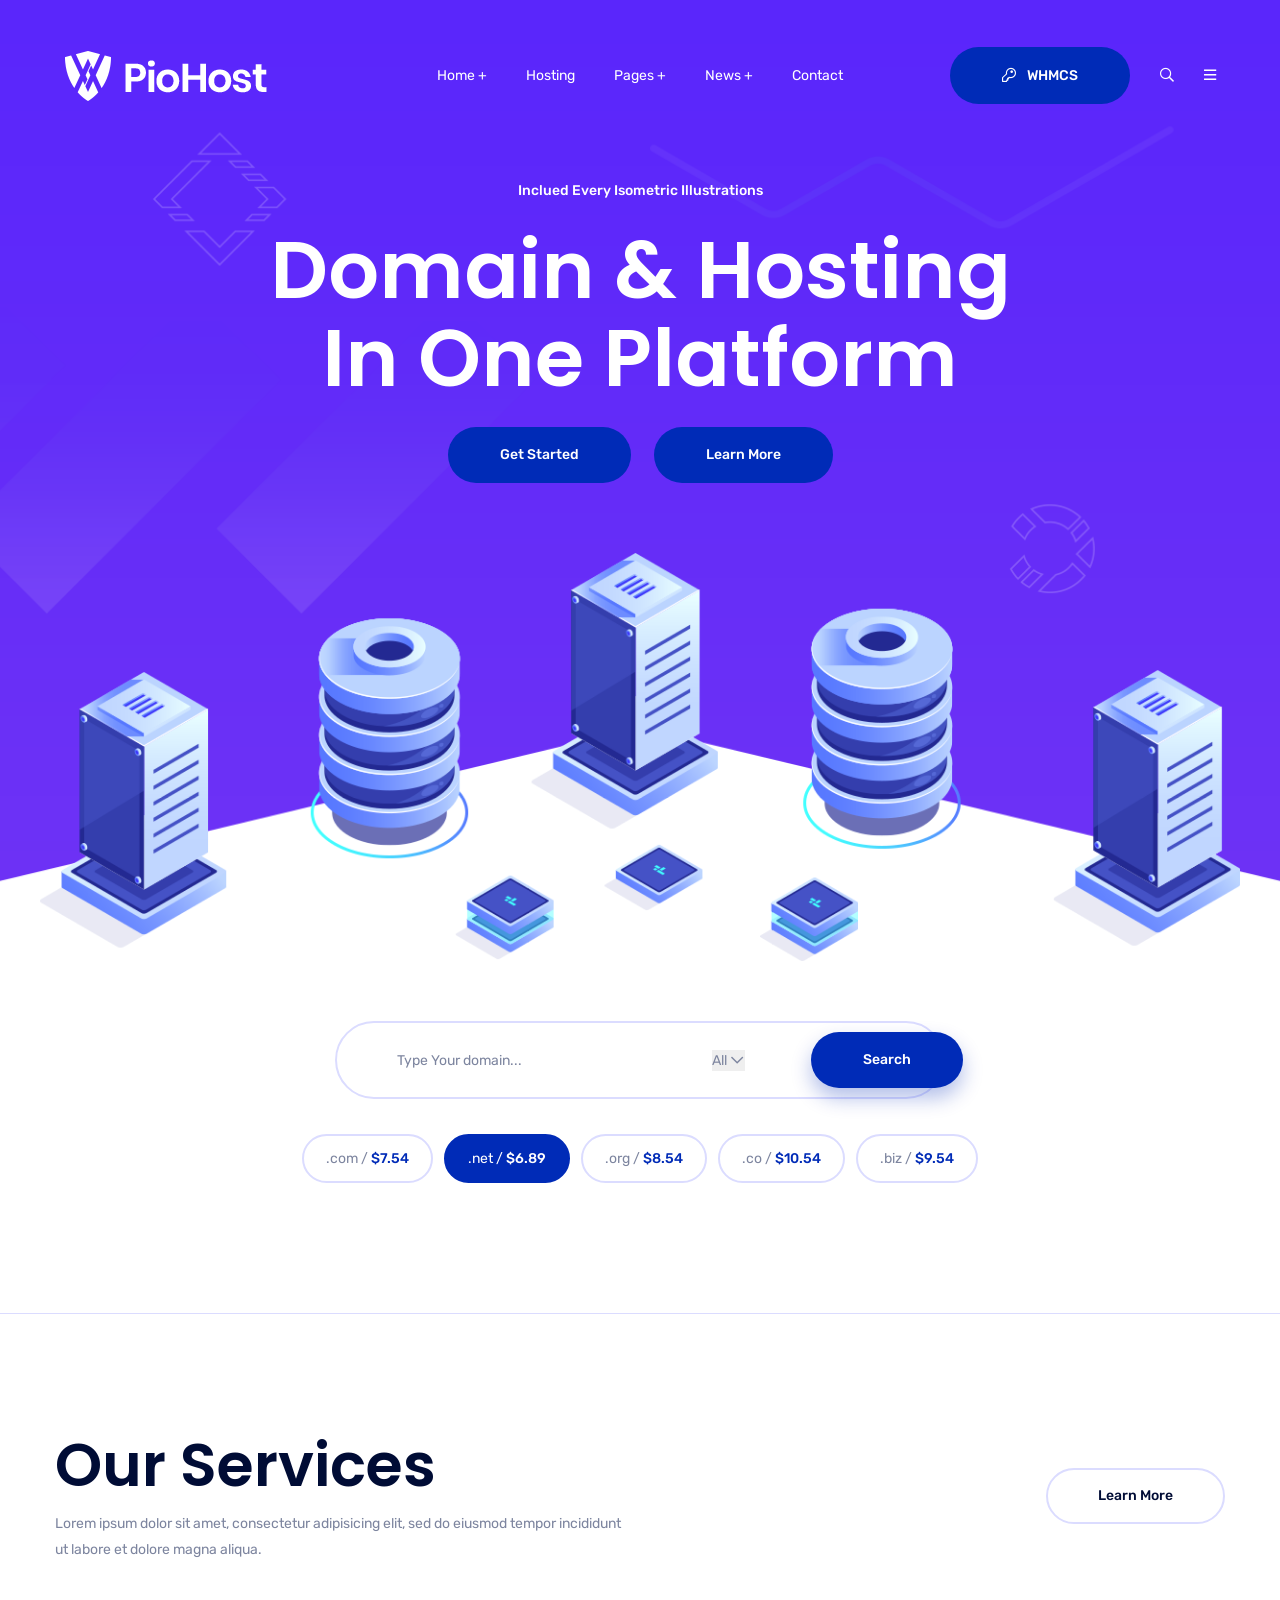
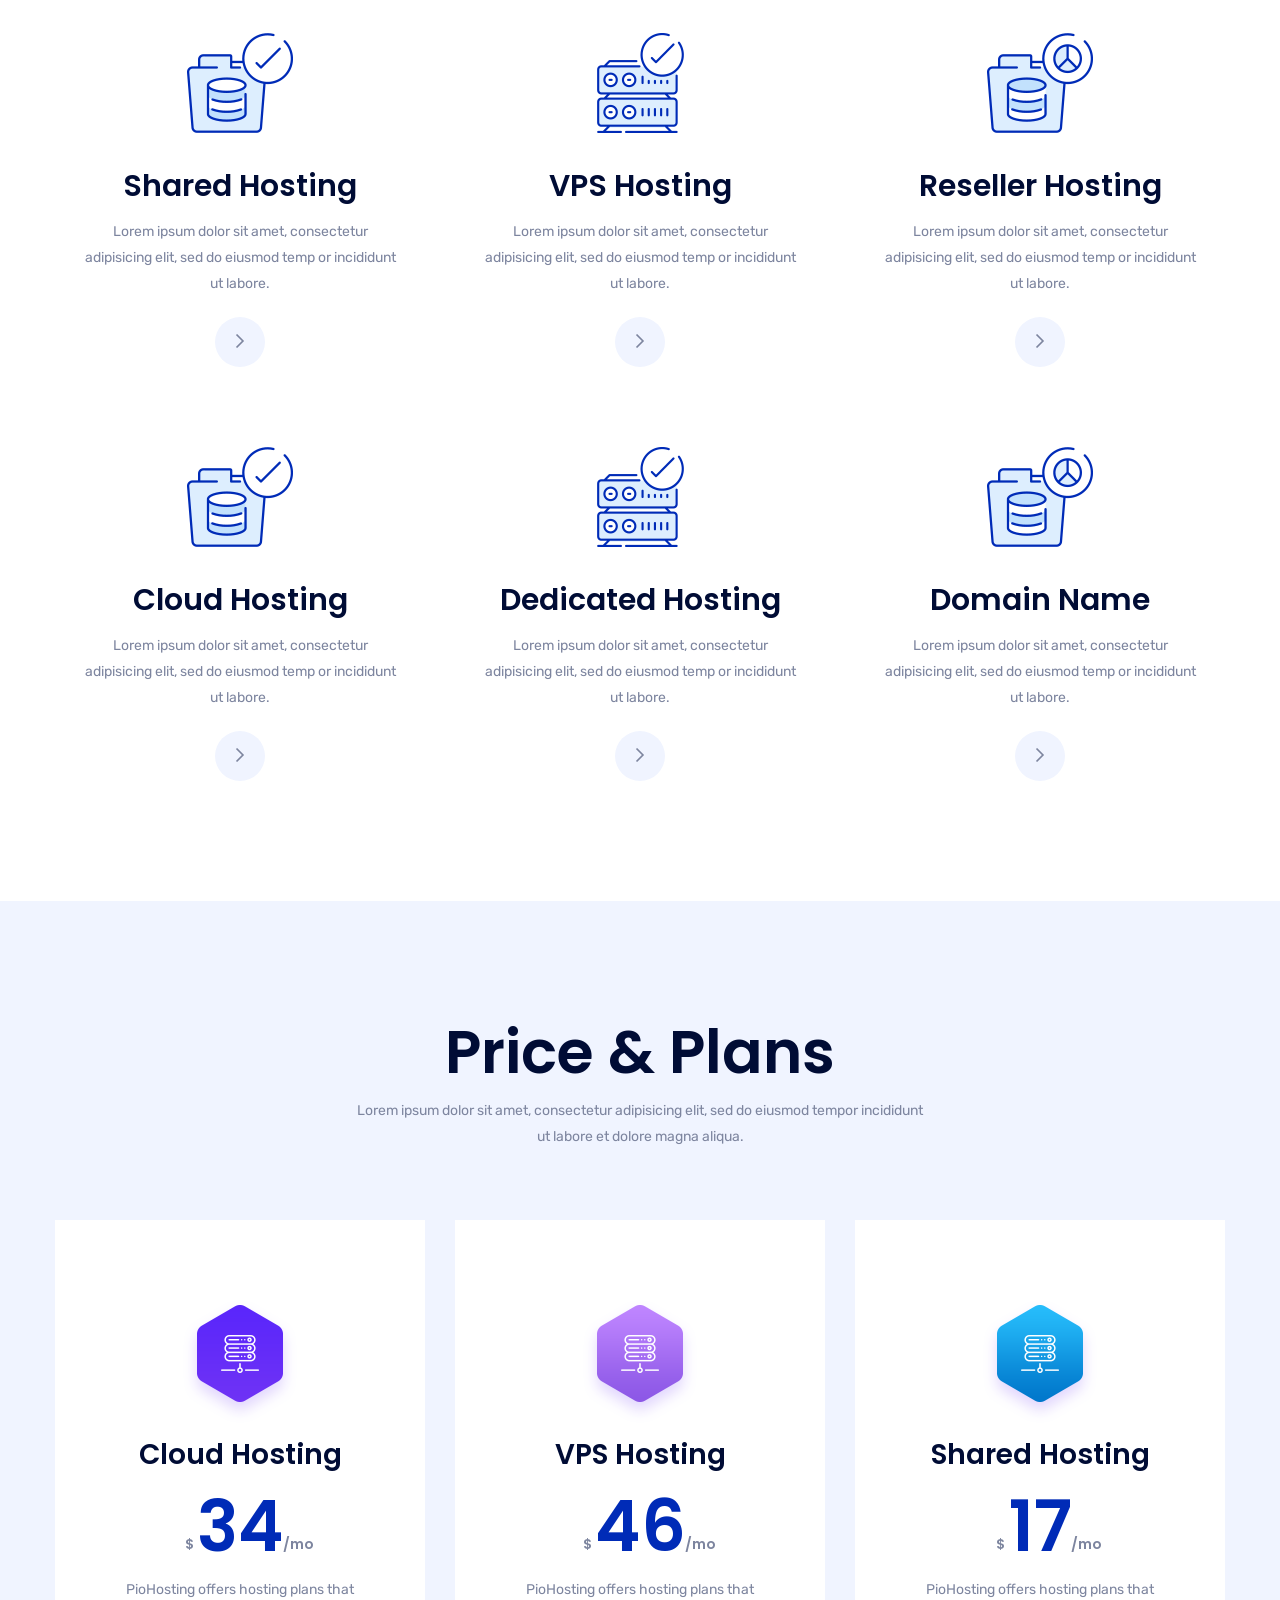
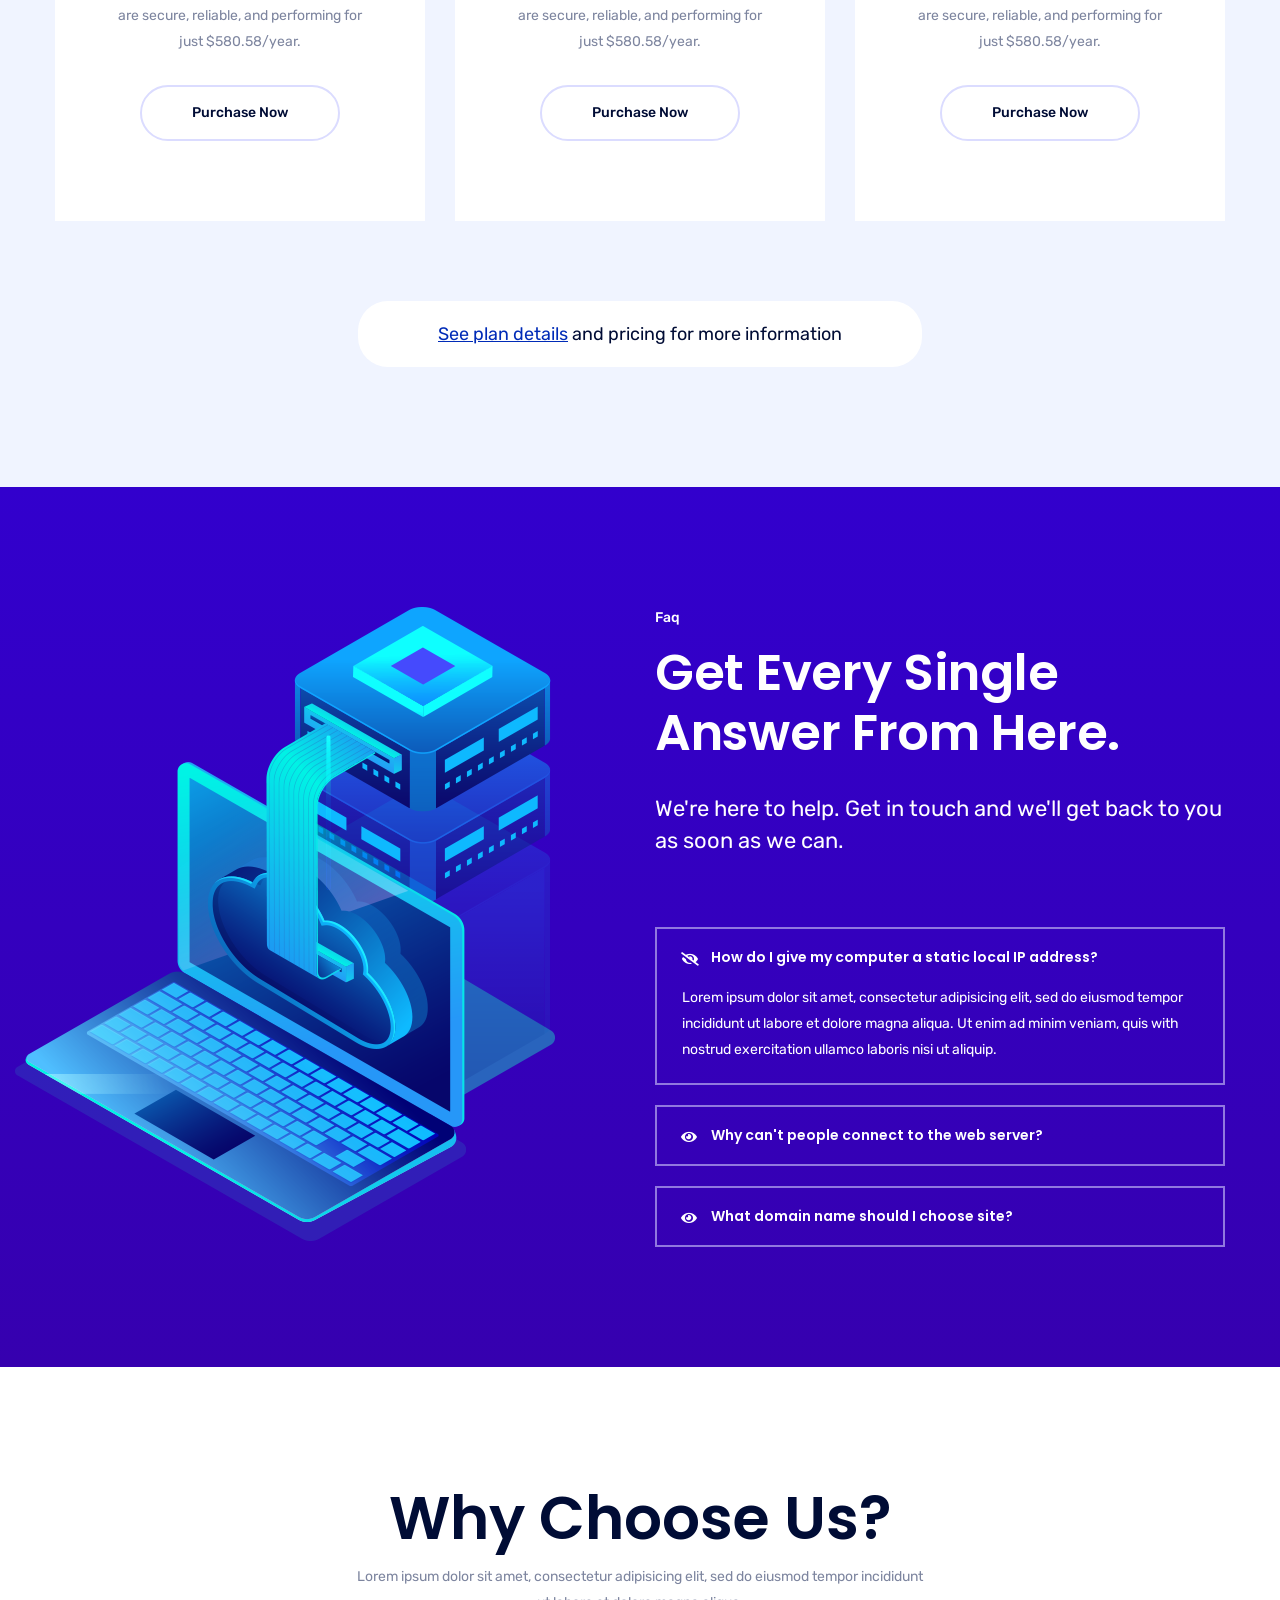
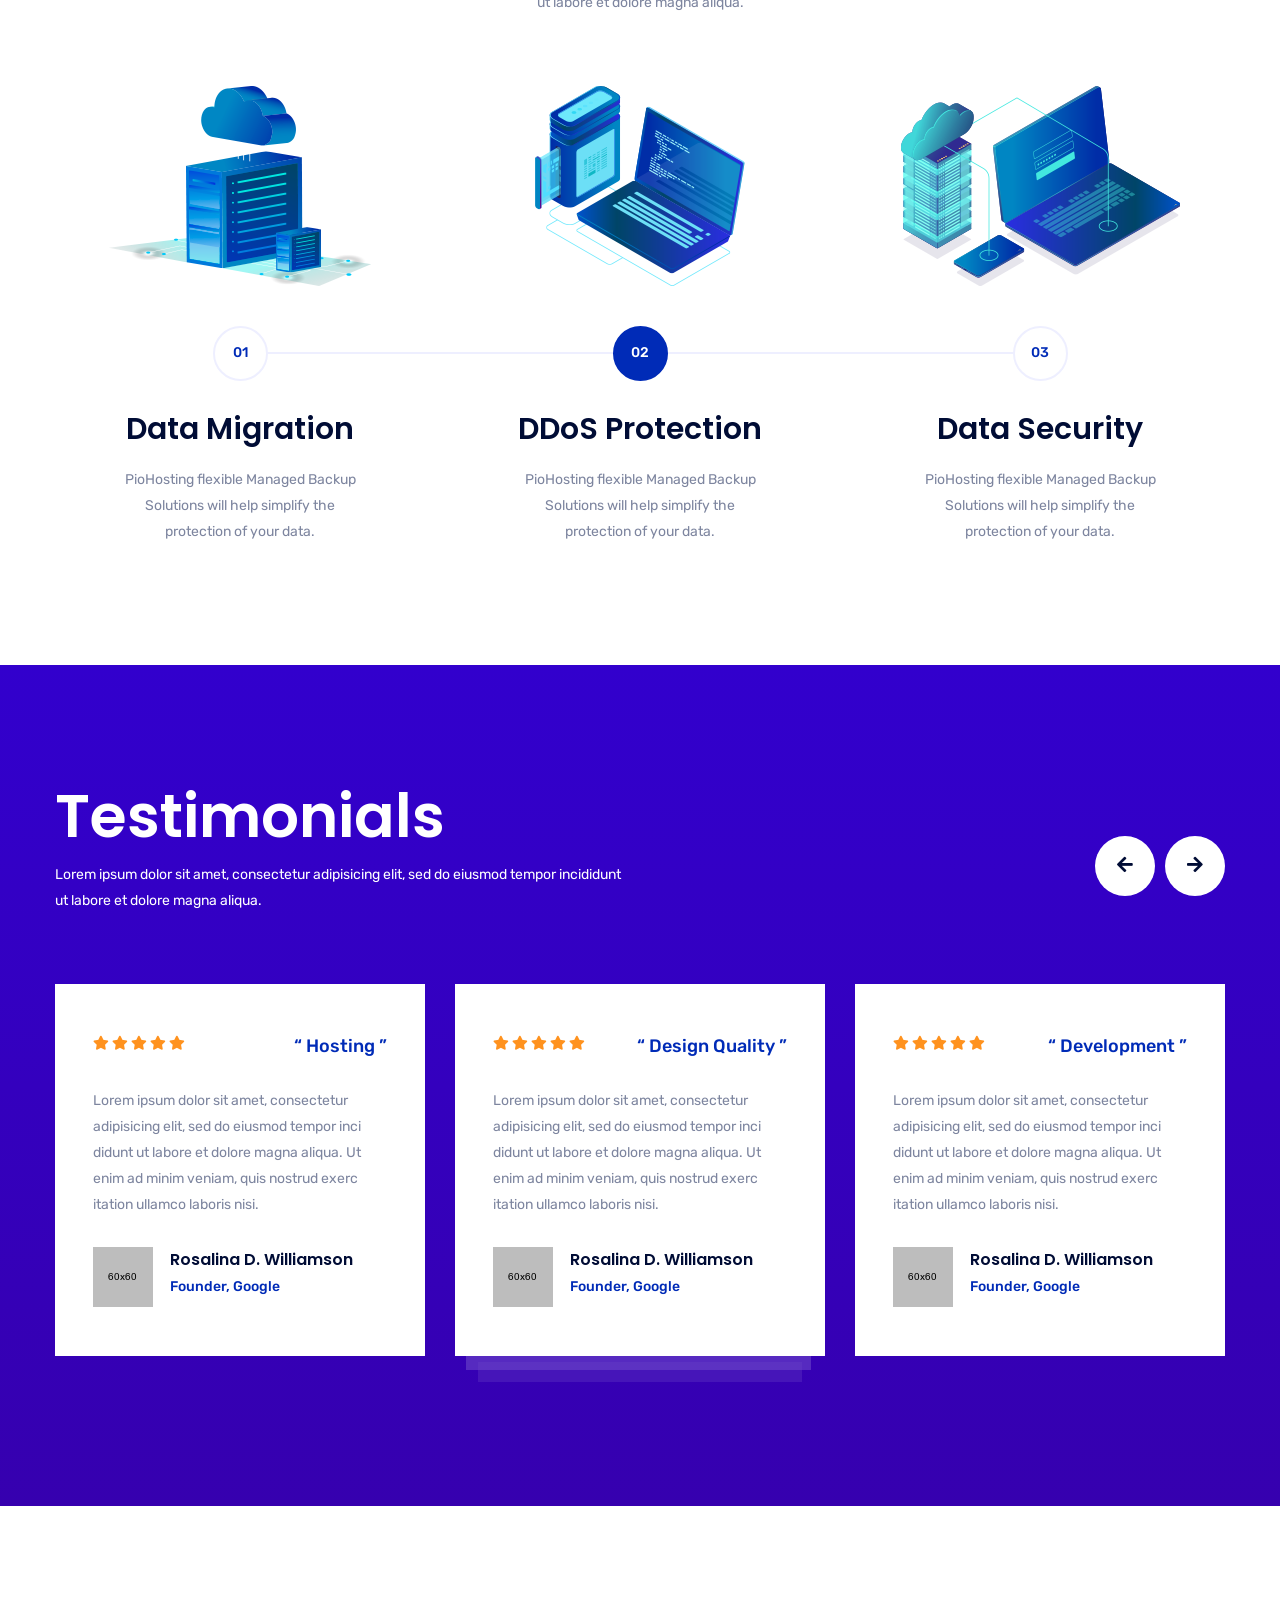
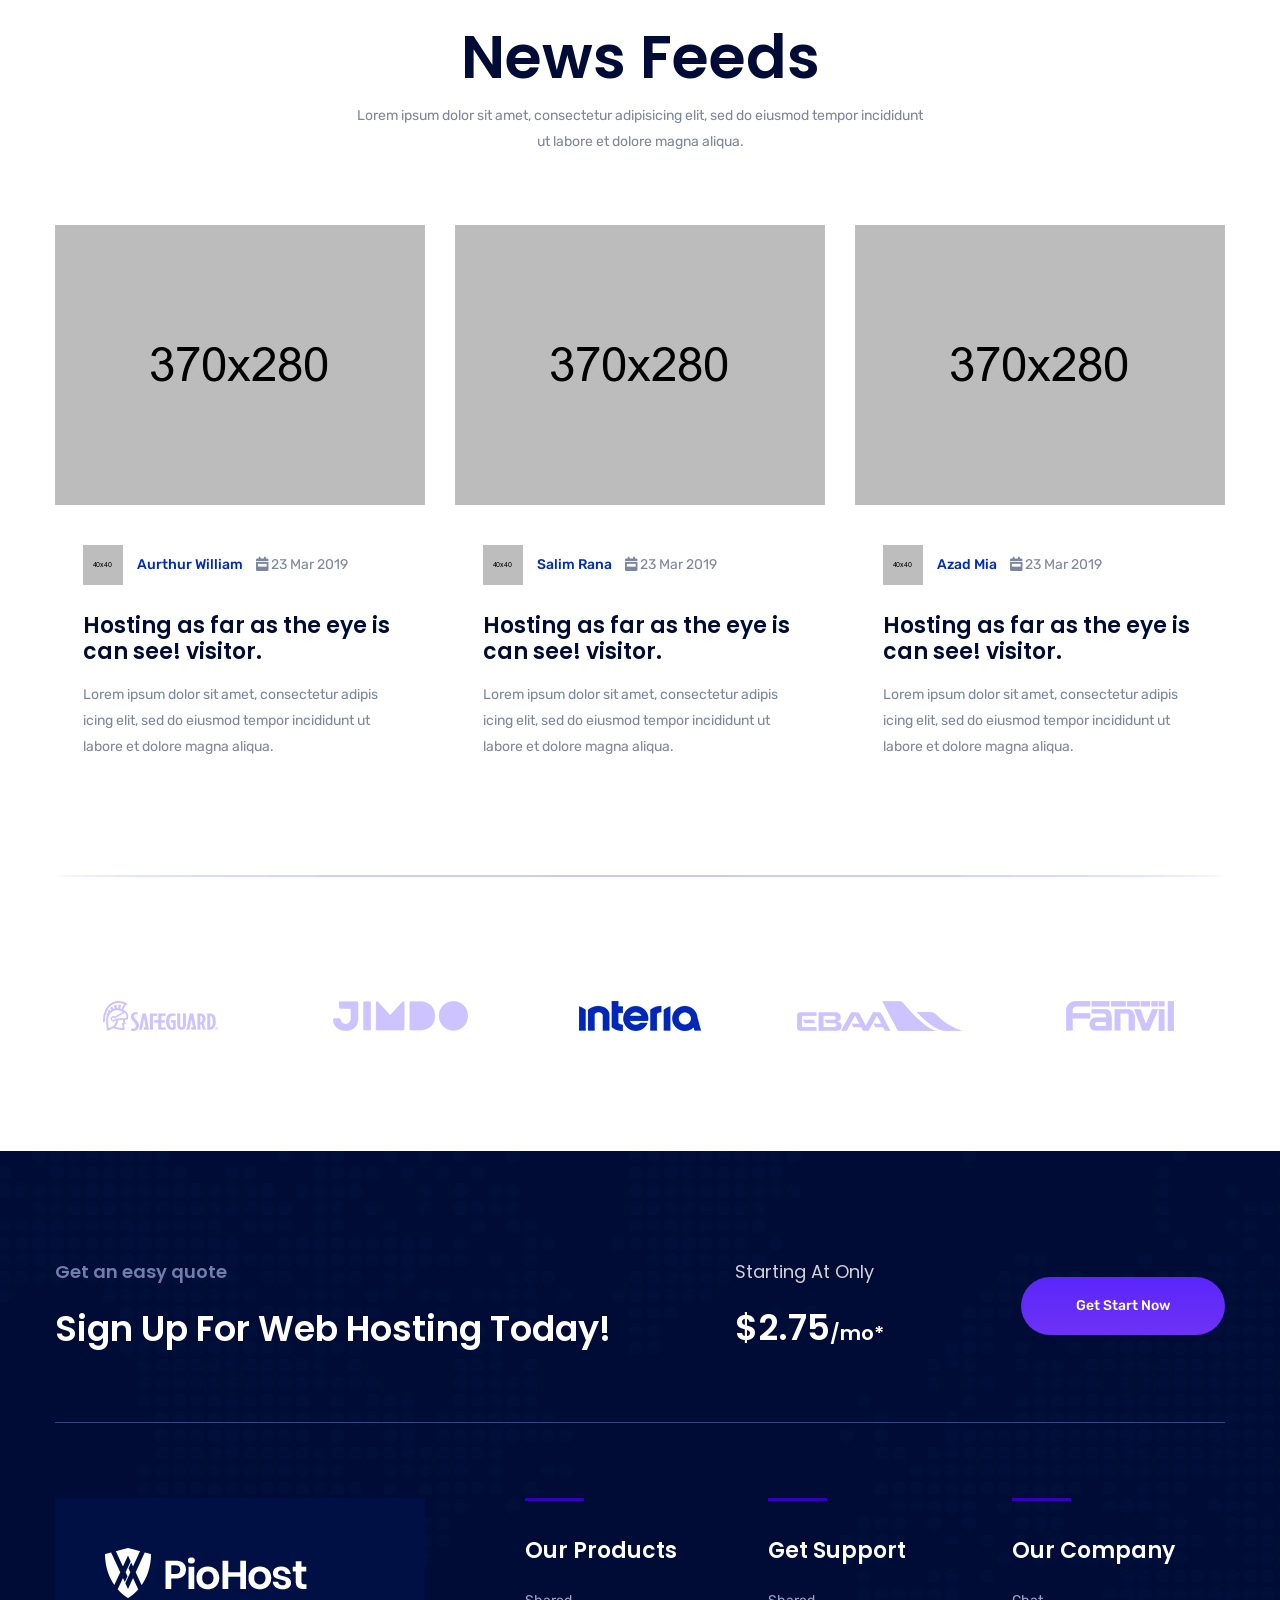
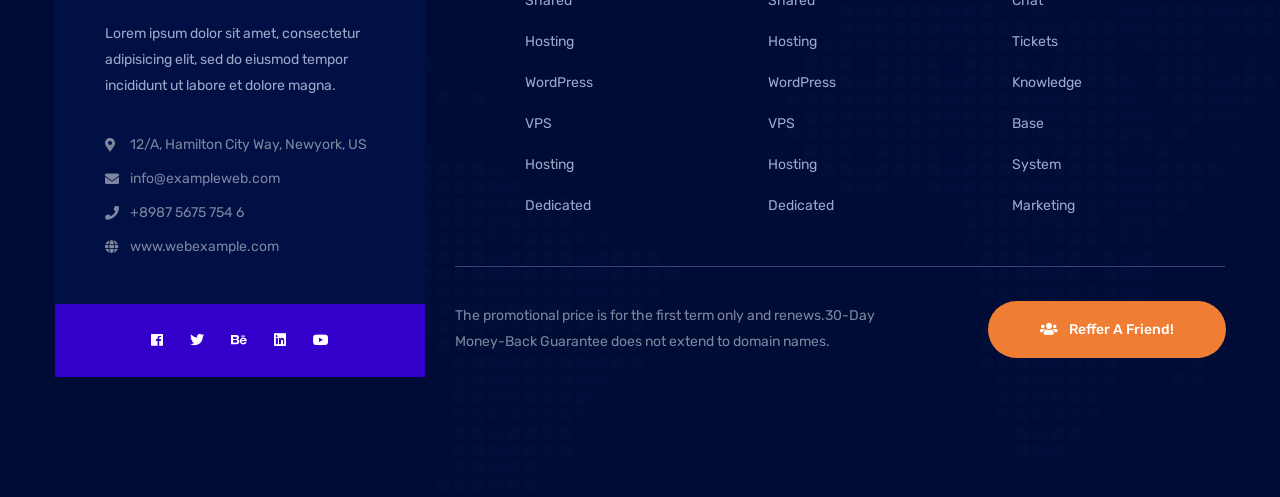
<file: index.html>
<!doctype html>
<html class="no-js" lang="zxx">
    <head>
        <meta charset="utf-8">
        <meta http-equiv="x-ua-compatible" content="ie=edge">
        <title>Piohost - Domain and Web Hosting HTML5 Template</title>
        <meta name="description" content="">
        <meta name="viewport" content="width=device-width, initial-scale=1">

        <link rel="manifest" href="site.webmanifest">
		<link rel="shortcut icon" type="image/x-icon" href="img/favicon.png">
        <!-- Place favicon.png in the root directory -->

		<!-- CSS here -->
        <link rel="stylesheet" href="css/bootstrap.min.css">
        <link rel="stylesheet" href="css/owl.carousel.min.css">
        <link rel="stylesheet" href="css/animate.min.css">
        <link rel="stylesheet" href="css/magnific-popup.css">
        <link rel="stylesheet" href="css/fontawesome.min.css">
        <link rel="stylesheet" href="css/meanmenu.css">
        <link rel="stylesheet" href="css/slick.css">
        <link rel="stylesheet" href="css/default.css">
        <link rel="stylesheet" href="css/main.css">
        <link rel="stylesheet" href="css/responsive.css">
    </head>
    <body>

        <!-- header start -->
        <header>
            <div class="header-area header-transparent header-space pt-45 pb-45">
                <div class="container-fluid">
                    <div class="row">
                        <div class="col-xl-3 col-lg-3 col-md-5 d-flex align-items-lg-center">
                            <div class="logo">
                                <a href="index.html"> <img src="img/logo/logo.png" alt=""> </a>
                            </div>
                        </div>
                        <div class="col-xl-6 col-lg-6 d-none d-lg-block">
                            <div class="main-menu text-center">
                                <nav id="mobile-menu">
                                    <ul>
                                        <li><a href="index.html">Home +</a>
                                            <ul class="submenu">
                                                <li><a href="index.html">Homepage 01</a></li>
                                                <li><a href="index-2.html">Homepage 02</a></li>
                                                <li><a href="index-3.html">Homepage 03</a></li>
                                            </ul>
                                        </li>
                                        <li><a href="share-hosting.html">Hosting</a></li>
                                        <li><a href="#">Pages +</a>
                                            <ul class="submenu">
                                                <li><a href="about.html">About</a></li>
                                                <li><a href="affiliate.html">Affiliate</a></li>
                                                <li><a href="domain-search.html">Domain Search</a></li>
                                                <li><a href="faq.html">faq</a></li>
                                                <li><a href="privacy.html">privacy</a></li>
                                                <li><a href="server.html">server</a></li>
                                                <li><a href="share-hosting.html">share hosting</a></li>
                                                <li><a href="support.html">support</a></li>
                                                <li><a href="team.html">team</a></li>
                                                <li><a href="whois.html">whois</a></li>
                                                <li><a href="login.html">login</a></li>
                                                <li><a href="register.html">register</a></li>
                                                <li><a href="recover.html">recover</a></li>
                                            </ul>
                                        </li>
                                        <li><a href="blog.html">News +</a>
                                            <ul class="submenu">
                                                <li><a href="blog.html">News Default</a></li>
                                                <li><a href="blog-details.html">News Details</a></li>
                                            </ul>
                                        </li>
                                        <li><a href="contact.html">Contact</a></li>
                                    </ul>
                                </nav>
                            </div>
                        </div>
                        <div class="col-xl-3 col-lg-3 col-md-7 d-flex flex-row-reverse align-items-center justify-content-xl-end">
                            <div class="bar d-none d-xl-block">
                                <a href="#"><i class="far fa-bars"></i></a>
                            </div>
                            <div class="search d-none d-xl-block">
                                <a href="#"><i class="far fa-search"></i></a>
                            </div>
                            <div class="header-btn d-none d-md-block">
                                <a class="btn" href="#"><i class="far fa-key"></i> WHMCS</a>
                            </div>
                        </div>
                        <div class="col-12">
                            <div class="mobile-menu"></div>
                        </div>
                    </div>
                </div>
            </div>
        </header>
        <!-- header start -->

        <main>
            <!-- slider start -->
            <section class="slider-area position-relative">
                <div class="slider-ac">
                    <div class="single-slider slider-height" style="background-image:url(img/slider/slide-bg.png)">
                        <div class="container">
                            <div class="row">
                                <div class="col-xl-8 offset-xl-2">
                                    <div class="slider-text pt-180 text-center">
                                        <span class="d-block wow fadeInUp animated" data-wow-delay="0.3s">Inclued Every Isometric Illustrations</span>
                                        <h2 class="wow fadeInUp animated" data-wow-delay="0.6s">Domain & Hosting
                                        In One Platform</h2>
                                        <div class="slider-btn wow fadeInUp animated" data-wow-delay="0.9s">
                                            <a href="#" class="btn">Get Started</a>
                                            <a href="#" class="btn btn-border">Learn More</a>
                                        </div>
                                    </div>
                                </div>
                            </div>
                        </div>
                    </div>
                </div>

                <div class="container">
                    <div class="row">
                        <div class="col-12">
                            <div class="slider-bottom-img wow fadeInUp animated" data-wow-delay="1.3s">
                                <img src="img/slider/server.png" alt="">
                            </div>
                        </div>
                    </div>
                </div>

            </section>
            <!-- slider end -->
            <!-- domain-search-area  start -->
            <section class="domain-search-area pt-60 pb-120">
                <div class="container">
                    <div class="row">
                        <div class="col-xl-8 offset-xl-2">
                            <div class="domain-search">
                                <div class="position-relative">
                                    <form action="#">
                                        <input type="text" placeholder="Type Your domain...">
                                        <button type="submit" class="btn btn-2">search</button>
                                        <div class="domain-select">
                                            <select name="select">
                                                <option value="1">All</option>
                                                <option value="1">.Net</option>
                                                <option value="1">.Com</option>
                                                <option value="1">.Org</option>
                                                <option value="1">.Co</option>
                                                <option value="1">.Biz</option>
                                            </select>
                                        </div>
                                    </form>
                                </div>
                            </div>
                            <div class="domain-list mt-35 text-center">
                                <ul>
                                    <li><a href="#">.com / <span>$7.54</span></a></li>
                                    <li><a class="active" href="#">.net / <span>$6.89</span></a></li>
                                    <li><a href="#">.org / <span>$8.54</span></a></li>
                                    <li><a href="#">.co / <span>$10.54</span></a></li>
                                    <li><a href="#">.biz / <span>$9.54</span></a></li>
                                </ul>
                            </div>
                        </div>
                    </div>
                </div>
            </section>
            <!-- domain-search-area  end -->
            <!-- services-area start -->
            <section class="services-area pt-115 pb-40">
                <div class="container">
                    <div class="row align-items-center mb-40">
                        <div class="col-xl-6 col-lg-8">
                            <div class="section-title mb-30">
                                <h2>Our Services</h2>
                                <p>Lorem ipsum dolor sit amet, consectetur adipisicing elit, sed do eiusmod
                                tempor incididunt ut labore et dolore magna aliqua.</p>
                            </div>
                        </div>
                        <div class="col-xl-6 col-lg-4">
                            <div class="section-link text-left text-lg-right mb-30">
                                <a href="#" class="btn btn-soft-border">Learn More</a>
                            </div>
                        </div>
                    </div>
                    <div class="row">
                        <div class="col-xl-4 col-lg-4 col-md-6">
                            <div class="services-box text-center mb-80">
                                <div class="services-icon mb-35">
                                    <img src="img/icon/s01.png" alt="">
                                </div>
                                <div class="services-content">
                                    <h3><a href="#">Shared Hosting</a></h3>
                                    <p>Lorem ipsum dolor sit amet, consectetur adipisicing elit, sed do eiusmod temp
                                        or incididunt ut labore.</p>
                                    <a class="services-link" href="#"><i class="far fa-chevron-right"></i></a>
                                </div>
                            </div>
                        </div>
                        <div class="col-xl-4 col-lg-4 col-md-6">
                            <div class="services-box text-center mb-80">
                                <div class="services-icon mb-35">
                                    <img src="img/icon/s02.png" alt="">
                                </div>
                                <div class="services-content">
                                    <h3><a href="#">VPS Hosting</a></h3>
                                    <p>Lorem ipsum dolor sit amet, consectetur adipisicing elit, sed do eiusmod temp
                                        or incididunt ut labore.</p>
                                    <a class="services-link" href="#"><i class="far fa-chevron-right"></i></a>
                                </div>
                            </div>
                        </div>
                        <div class="col-xl-4 col-lg-4 col-md-6">
                            <div class="services-box text-center mb-80">
                                <div class="services-icon mb-35">
                                    <img src="img/icon/s03.png" alt="">
                                </div>
                                <div class="services-content">
                                    <h3><a href="#">Reseller Hosting</a></h3>
                                    <p>Lorem ipsum dolor sit amet, consectetur adipisicing elit, sed do eiusmod temp
                                        or incididunt ut labore.</p>
                                    <a class="services-link" href="#"><i class="far fa-chevron-right"></i></a>
                                </div>
                            </div>
                        </div>
                        <div class="col-xl-4 col-lg-4 col-md-6">
                            <div class="services-box text-center mb-80">
                                <div class="services-icon mb-35">
                                    <img src="img/icon/s04.png" alt="">
                                </div>
                                <div class="services-content">
                                    <h3><a href="#">Cloud Hosting</a></h3>
                                    <p>Lorem ipsum dolor sit amet, consectetur adipisicing elit, sed do eiusmod temp
                                        or incididunt ut labore.</p>
                                    <a class="services-link" href="#"><i class="far fa-chevron-right"></i></a>
                                </div>
                            </div>
                        </div>
                        <div class="col-xl-4 col-lg-4 col-md-6">
                            <div class="services-box text-center mb-80">
                                <div class="services-icon mb-35">
                                    <img src="img/icon/s05.png" alt="">
                                </div>
                                <div class="services-content">
                                    <h3><a href="#">Dedicated Hosting</a></h3>
                                    <p>Lorem ipsum dolor sit amet, consectetur adipisicing elit, sed do eiusmod temp
                                        or incididunt ut labore.</p>
                                    <a class="services-link" href="#"><i class="far fa-chevron-right"></i></a>
                                </div>
                            </div>
                        </div>
                        <div class="col-xl-4 col-lg-4 col-md-6">
                            <div class="services-box text-center mb-80">
                                <div class="services-icon mb-35">
                                    <img src="img/icon/s06.png" alt="">
                                </div>
                                <div class="services-content">
                                    <h3><a href="#">Domain Name</a></h3>
                                    <p>Lorem ipsum dolor sit amet, consectetur adipisicing elit, sed do eiusmod temp
                                        or incididunt ut labore.</p>
                                    <a class="services-link" href="#"><i class="far fa-chevron-right"></i></a>
                                </div>
                            </div>
                        </div>
                    </div>
                </div>
            </section>
            <!-- services-area end -->

            <!-- pricing area start -->
            <section class="pricing-area gray-bg pt-115 pb-120">
                <div class="container">
                    <div class="row ">
                        <div class="col-xl-6 offset-xl-3 col-lg-8 offset-lg-2">
                            <div class="section-title text-center mb-70">
                                <h2>Price & Plans</h2>
                                <p>Lorem ipsum dolor sit amet, consectetur adipisicing elit, sed do eiusmod
                                    tempor incididunt ut labore et dolore magna aliqua.</p>
                            </div>
                        </div>
                    </div>
                    <div class="row">
                        <div class="col-xl-4 col-lg-4 col-md-6">
                            <div class="pricing-wrapper white-bg text-center mb-30">
                                <div class="price-icon mb-15">
                                    <img src="img/icon/p-01.png" alt="">
                                </div>
                                <div class="pricin-title mb-20">
                                    <h3>Cloud Hosting</h3>
                                </div>
                                <div class="price-body">
                                    <h2><span>$</span> 34 <span class="month">/mo</span></h2>
                                    <p>PioHosting offers hosting
                                    plans that are secure, reliable, and
                                    performing for just $580.58/year.</p>
                                </div>
                                <div class="price-link">
                                    <a href="#" class="btn btn-soft-border">Purchase Now</a>
                                </div>
                            </div>
                        </div>
                        <div class="col-xl-4 col-lg-4 col-md-6">
                            <div class="pricing-wrapper white-bg text-center mb-30">
                                <div class="price-icon mb-15">
                                    <img src="img/icon/p-02.png" alt="">
                                </div>
                                <div class="pricin-title mb-20">
                                    <h3>VPS Hosting</h3>
                                </div>
                                <div class="price-body">
                                    <h2><span>$</span> 46 <span class="month">/mo</span></h2>
                                    <p>PioHosting offers hosting
                                    plans that are secure, reliable, and
                                    performing for just $580.58/year.</p>
                                </div>
                                <div class="price-link">
                                    <a href="#" class="btn btn-soft-border">Purchase Now</a>
                                </div>
                            </div>
                        </div>
                        <div class="col-xl-4 col-lg-4 col-md-6">
                            <div class="pricing-wrapper white-bg text-center mb-30">
                                <div class="price-icon mb-15">
                                    <img src="img/icon/p-03.png" alt="">
                                </div>
                                <div class="pricin-title mb-20">
                                    <h3>Shared Hosting</h3>
                                </div>
                                <div class="price-body">
                                    <h2><span>$</span> 17 <span class="month">/mo</span></h2>
                                    <p>PioHosting offers hosting
                                    plans that are secure, reliable, and
                                    performing for just $580.58/year.</p>
                                </div>
                                <div class="price-link">
                                    <a href="#" class="btn btn-soft-border">Purchase Now</a>
                                </div>
                            </div>
                        </div>
                    </div>
                    <div class="row">
                        <div class="col-12">
                            <div class="pricing-more-link text-center mt-50">
                                 <p><a href="#">See plan details</a> and pricing for more information</p>
                            </div>
                        </div>
                    </div>
                </div>
            </section>
            <!-- pricing area end -->

            <!-- faq-area start -->
            <section class="faq-area grad-bg pt-120 pb-90">
                <div class="container">
                    <div class="row">
                        <div class="col-xl-6">
                            <div class="faq-img mb-30">
                                <img src="img/bg/illustration.png" alt="">
                            </div>
                        </div>
                        <div class="col-xl-6 ">
                            <div class="faq-wrapper mb-30">
                                <div class="section-title section-title-white mb-70">
                                    <span>Faq</span>
                                    <h3>Get Every Single Answer
                                    From Here.</h3>
                                    <h4>We're here to help. Get in touch and we'll get back to you
                                    as soon as we can.</h4>
                                </div>
                                <div class="faq-box">
                                    <div class="accordion" id="accordionExample">
                                        <div class="card">
                                            <div class="card-header" id="headingOne">
                                                <h2 class="mb-0">
                                                    <a href="#" class=""  data-toggle="collapse" data-target="#collapseOne"
                                                        aria-expanded="true" aria-controls="collapseOne">
                                                    How do I give my computer a static local IP address?
                                                </a>
                                                </h2>
                                            </div>

                                            <div id="collapseOne" class="collapse show" aria-labelledby="headingOne" data-parent="#accordionExample">
                                                <div class="card-body">
                                                    <p>Lorem ipsum dolor sit amet, consectetur adipisicing elit, sed do eiusmod tempor incididunt ut labore et dolore magna
                                                        aliqua. Ut enim ad minim veniam, quis with nostrud exercitation ullamco laboris nisi ut aliquip.</p>
                                                </div>
                                            </div>
                                        </div>
                                        <div class="card">
                                            <div class="card-header" id="headingTwo">
                                                <h2 class="mb-0">
                                                    <a  href="#" class="collapsed" data-toggle="collapse" data-target="#collapseTwo"
                                                        aria-expanded="false" aria-controls="collapseTwo">
                                                        Why can't people connect to the web server?
                                                    </a>
                                                </h2>
                                            </div>
                                            <div id="collapseTwo" class="collapse" aria-labelledby="headingTwo" data-parent="#accordionExample">
                                                <div class="card-body">
                                                    <p>Lorem ipsum dolor sit amet, consectetur adipisicing elit, sed do eiusmod tempor incididunt ut labore et dolore magna
                                                    aliqua. Ut enim ad minim veniam, quis with nostrud exercitation ullamco laboris nisi ut aliquip.</p>
                                                </div>
                                            </div>
                                        </div>
                                        <div class="card">
                                            <div class="card-header" id="headingThree">
                                                <h2 class="mb-0">
                                                    <a  href="#" class="collapsed" data-toggle="collapse" data-target="#collapseThree"
                                                        aria-expanded="false" aria-controls="collapseThree">
                                                        What domain name should I choose site?
                                                    </a>
                                                </h2>
                                            </div>
                                            <div id="collapseThree" class="collapse" aria-labelledby="headingThree" data-parent="#accordionExample">
                                                <div class="card-body">
                                                    <p>Lorem ipsum dolor sit amet, consectetur adipisicing elit, sed do eiusmod tempor incididunt ut labore et dolore magna
                                                        aliqua. Ut enim ad minim veniam, quis with nostrud exercitation ullamco laboris nisi ut aliquip.</p>
                                                </div>
                                            </div>
                                        </div>
                                    </div>
                                </div>
                            </div>
                        </div>
                    </div>
                </div>
            </section>
            <!-- faq-area end -->

            <!-- chose-area start -->
            <section class="chose-area pt-115 pb-90">
                <div class="container">
                    <div class="row ">
                        <div class="col-xl-6 offset-xl-3 col-lg-8 offset-lg-2">
                            <div class="section-title text-center mb-70">
                                <h2>Why Choose Us?</h2>
                                <p>Lorem ipsum dolor sit amet, consectetur adipisicing elit, sed do eiusmod
                                    tempor incididunt ut labore et dolore magna aliqua.</p>
                            </div>
                        </div>
                    </div>
                    <div class="row chose-row">
                        <div class="col-xl-4 col-lg-4">
                            <div class="chose-box text-center mb-30">
                                <img src="img/chose/c01.png" alt="">
                                <div class="chose-content">
                                    <span>01</span>
                                    <h3>Data Migration</h3>
                                    <p>PioHosting flexible Managed
                                    Backup Solutions will help simplify
                                    the protection of your data.</p>
                                </div>
                            </div>
                        </div>
                        <div class="col-xl-4 col-lg-4">
                            <div class="chose-box text-center active mb-30">
                                <img src="img/chose/c02.png" alt="">
                                <div class="chose-content">
                                    <span>02</span>
                                    <h3>DDoS Protection</h3>
                                    <p>PioHosting flexible Managed
                                    Backup Solutions will help simplify
                                    the protection of your data.</p>
                                </div>
                            </div>
                        </div>
                        <div class="col-xl-4 col-lg-4">
                            <div class="chose-box text-center mb-30">
                                <img src="img/chose/c03.png" alt="">
                                <div class="chose-content">
                                    <span>03</span>
                                    <h3>Data Security</h3>
                                    <p>PioHosting flexible Managed
                                    Backup Solutions will help simplify
                                    the protection of your data.</p>
                                </div>
                            </div>
                        </div>
                    </div>
                </div>
            </section>
            <!-- chose-area end -->
            <!-- testimonail area start -->
            <section class="testimonail-area grad-bg pt-115 pb-120">
                <div class="container">
                    <div class="row">
                        <div class="col-xl-6 col-lg-8">
                            <div class="section-title section-title-white mb-70">
                                <h2>Testimonials</h2>
                                <p>Lorem ipsum dolor sit amet, consectetur adipisicing elit, sed do eiusmod tempor incididunt ut
                                    labore et dolore magna aliqua. </p>
                            </div>
                        </div>
                    </div>
                    <div class="row activ-testimonai">
                        <div class="col-xl-12">
                            <div class="testimonail-wraper mb-30">
                                <div class="testimonail-titles">
                                    <div class="testimonail-icon">
                                        <i class="fa fa-star"></i>
                                        <i class="fa fa-star"></i>
                                        <i class="fa fa-star"></i>
                                        <i class="fa fa-star"></i>
                                        <i class="fa fa-star"></i>
                                    </div>
                                    <span>“ Design Quality ”</span>
                                </div>
                                <p>Lorem ipsum dolor sit amet, consectetur adipisicing elit, sed do eiusmod tempor inci didunt ut
                                    labore et dolore magna aliqua. Ut enim ad minim veniam, quis nostrud exerc itation ullamco
                                    laboris nisi. </p>
                                <div class="testimonail-author">
                                    <div class="testimonail-img">
                                        <img src="img/author/author.png" alt="">
                                    </div>
                                    <h5>Rosalina D. Williamson</h5>
                                    <span>Founder, Google</span>
                                </div>
                            </div>
                        </div>
                        <div class="col-xl-12">
                            <div class="testimonail-wraper mb-30">
                                <div class="testimonail-titles">
                                    <div class="testimonail-icon">
                                        <i class="fa fa-star"></i>
                                        <i class="fa fa-star"></i>
                                        <i class="fa fa-star"></i>
                                        <i class="fa fa-star"></i>
                                        <i class="fa fa-star"></i>
                                    </div>
                                    <span>“ Development ”</span>
                                </div>
                                <p>Lorem ipsum dolor sit amet, consectetur adipisicing elit, sed do eiusmod tempor inci didunt ut
                                    labore et dolore magna aliqua. Ut enim ad minim veniam, quis nostrud exerc itation ullamco
                                    laboris nisi. </p>
                                <div class="testimonail-author">
                                    <div class="testimonail-img">
                                        <img src="img/author/author1.png" alt="">
                                    </div>
                                    <h5>Rosalina D. Williamson</h5>
                                    <span>Founder, Google</span>
                                </div>
                            </div>
                        </div>
                       <div class="col-xl-12">
                            <div class="testimonail-wraper mb-30">
                                <div class="testimonail-titles">
                                    <div class="testimonail-icon">
                                        <i class="fa fa-star"></i>
                                        <i class="fa fa-star"></i>
                                        <i class="fa fa-star"></i>
                                        <i class="fa fa-star"></i>
                                        <i class="fa fa-star"></i>
                                    </div>
                                    <span>“ Design Quality ”</span>
                                </div>
                                <p>Lorem ipsum dolor sit amet, consectetur adipisicing elit, sed do eiusmod tempor inci didunt ut
                                    labore et dolore magna aliqua. Ut enim ad minim veniam, quis nostrud exerc itation ullamco
                                    laboris nisi. </p>
                                <div class="testimonail-author">
                                    <div class="testimonail-img">
                                        <img src="img/author/author.png" alt="">
                                    </div>
                                    <h5>Rosalina D. Williamson</h5>
                                    <span>Founder, Google</span>
                                </div>
                            </div>
                        </div>
                        <div class="col-xl-12">
                            <div class="testimonail-wraper mb-30">
                                <div class="testimonail-titles">
                                    <div class="testimonail-icon">
                                        <i class="fa fa-star"></i>
                                        <i class="fa fa-star"></i>
                                        <i class="fa fa-star"></i>
                                        <i class="fa fa-star"></i>
                                        <i class="fa fa-star"></i>
                                    </div>
                                    <span>“ Development ”</span>
                                </div>
                                <p>Lorem ipsum dolor sit amet, consectetur adipisicing elit, sed do eiusmod tempor inci didunt ut
                                    labore et dolore magna aliqua. Ut enim ad minim veniam, quis nostrud exerc itation ullamco
                                    laboris nisi. </p>
                                <div class="testimonail-author">
                                    <div class="testimonail-img">
                                        <img src="img/author/author1.png" alt="">
                                    </div>
                                    <h5>Rosalina D. Williamson</h5>
                                    <span>Founder, Google</span>
                                </div>
                            </div>
                        </div>
                        <div class="col-xl-12">
                            <div class="testimonail-wraper mb-30">
                                <div class="testimonail-titles">
                                    <div class="testimonail-icon">
                                        <i class="fa fa-star"></i>
                                        <i class="fa fa-star"></i>
                                        <i class="fa fa-star"></i>
                                        <i class="fa fa-star"></i>
                                        <i class="fa fa-star"></i>
                                    </div>
                                    <span>“ Hosting ”</span>
                                </div>
                                <p>Lorem ipsum dolor sit amet, consectetur adipisicing elit, sed do eiusmod tempor inci didunt ut
                                    labore et dolore magna aliqua. Ut enim ad minim veniam, quis nostrud exerc itation ullamco
                                    laboris nisi. </p>
                                <div class="testimonail-author">
                                    <div class="testimonail-img">
                                        <img src="img/author/author.png" alt="">
                                    </div>
                                    <h5>Rosalina D. Williamson</h5>
                                    <span>Founder, Google</span>
                                </div>
                            </div>
                        </div>
                    </div>
                </div>
            </section>
            <!-- testimonail area end -->
            <!-- news feed area start -->
            <section class="news-feed-area pt-115 pb-115">
                <div class="container">
                    <div class="row ">
                        <div class="col-xl-6 offset-xl-3 col-lg-8 offset-lg-2">
                            <div class="section-title text-center mb-70">
                                <h2>News Feeds</h2>
                                <p>Lorem ipsum dolor sit amet, consectetur adipisicing elit, sed do eiusmod
                                    tempor incididunt ut labore et dolore magna aliqua.</p>
                            </div>
                        </div>
                    </div>
                    <div class="row">
                        <div class="col-xl-4 col-lg-4 col-md-6">
                            <div class="latest-feed mb-45">
                                <div class="news-feed-img">
                                    <a href="#"><img src="img/blog/latest1.jpg" alt=""></a>
                                </div>
                                <div class="news-feed-info">
                                    <div class="news-feed-mata">
                                        <ul>
                                            <li><img src="img/blog/lat.png" alt=""> <span><a href="#">Aurthur William</a></span></li>
                                            <li><span><i class="fas fa-calendar-week"></i> 23 Mar 2019</span></li>
                                        </ul>
                                    </div>
                                    <div class="news-feed-titles">
                                        <h4><a href="#">Hosting as far as the eye is can see! visitor.</a></h4>
                                        <p>Lorem ipsum dolor sit amet, consectetur adipis icing elit, sed do eiusmod tempor
                                            incididunt ut labore et dolore magna aliqua.</p>
                                    </div>
                                </div>
                            </div>
                        </div>
                        <div class="col-xl-4 col-lg-4 col-md-6">
                            <div class="latest-feed mb-45">
                                <div class="news-feed-img">
                                    <a href="#"><img src="img/blog/latest2.jpg" alt=""></a>
                                </div>
                                <div class="news-feed-info">
                                    <div class="news-feed-mata">
                                        <ul>
                                            <li><img src="img/blog/let.png" alt=""> <span><a href="#">Salim Rana</a></span></li>
                                            <li><span><i class="fas fa-calendar-week"></i> 23 Mar 2019</span></li>
                                        </ul>
                                    </div>
                                    <div class="news-feed-titles">
                                        <h4><a href="#">Hosting as far as the eye is can see! visitor.</a></h4>
                                        <p>Lorem ipsum dolor sit amet, consectetur adipis icing elit, sed do eiusmod tempor
                                            incididunt ut labore et dolore magna aliqua.</p>
                                    </div>
                                </div>
                            </div>
                        </div>
                        <div class="col-xl-4 col-lg-4 col-md-6">
                            <div class="latest-feed mb-45">
                                <div class="news-feed-img">
                                    <a href="#"><img src="img/blog/latest3.jpg" alt=""></a>
                                </div>
                                <div class="news-feed-info">
                                    <div class="news-feed-mata">
                                        <ul>
                                            <li><img src="img/blog/let1.png" alt=""> <span><a href="#">Azad Mia</a></span></li>
                                            <li><span><i class="fas fa-calendar-week"></i> 23 Mar 2019</span></li>
                                        </ul>
                                    </div>
                                    <div class="news-feed-titles">
                                        <h4><a href="#">Hosting as far as the eye is can see! visitor.</a></h4>
                                        <p>Lorem ipsum dolor sit amet, consectetur adipis icing elit, sed do eiusmod tempor
                                            incididunt ut labore et dolore magna aliqua.</p>
                                    </div>
                                </div>
                            </div>
                        </div>
                    </div>
                    <div class="row mt-60">
                        <div class="col-md-12">
                            <div class="news-feed-bottom-img">
                                <img src="img/icon/line.png" alt="">
                            </div>
                        </div>
                    </div>
                </div>
            </section>
            <!-- news feed area end -->
            <!-- brand area -->
            <section class="brand-area pb-120">
                <div class="container">
                    <div class="row brand-active">
                        <div class="col-12">
                            <div class="single-brand">
                                <img src="img/brand/brand3.png" alt="">
                            </div>
                        </div>
                        <div class="col-12">
                            <div class="single-brand">
                                <img src="img/brand/brand2.png" alt="">
                            </div>
                        </div>
                        <div class="col-12">
                            <div class="single-brand">
                                <img src="img/brand/brand1.png" alt="">
                            </div>
                        </div>
                        <div class="col-12">
                            <div class="single-brand">
                                <img src="img/brand/brand4.png" alt="">
                            </div>
                        </div>
                        <div class="col-12">
                            <div class="single-brand">
                                <img src="img/brand/brand5.png" alt="">
                            </div>
                        </div>
                        <div class="col-12">
                            <div class="single-brand">
                                <img src="img/brand/brand1.png" alt="">
                            </div>
                        </div>
                    </div>
                </div>
            </section>
            <!-- brand end -->
        </main>

        <!-- footer start -->
        <footer>
            <section class="footer-area pt-110 pb-90 bg-footer" data-background="img/bg/footer-bg.jpg">
                <div class="container">
                    <div class="row d-flex justify-content-start justify-content-md-between align-items-center">
                        <div class="col-xl-6 col-lg-6">
                            <div class="footer-sing-up mb-30">
                                <h5>Get an easy quote</h5>
                                <h2>Sign Up For Web Hosting Today!</h2>
                            </div>
                        </div>
                        <div class="col-xl-3 col-md-5 col-lg-3">
                            <div class="footer-left-info mb-30">
                                <h5>Starting At Only</h5>
                                <h2>$2.75<span>/mo*</span></h2>
                            </div>
                        </div>
                        <div class="col-xl-3 col-md-7 col-lg-3">
                            <div class="footer-btn mb-30">
                                <a href="#" class="btn btn-grad">Get Start Now</a>
                            </div>
                        </div>
                    </div>
                    <div class="footer-border"></div>
                    <div class="row d-flex justify-content-between">
                        <div class="col-xl-4 col-lg-4 mb-30">
                            <div class="footer-bottom-area">
                                <div class="widgets">
                                    <div class="footer-logo">
                                        <img src="img/logo/logo.png" alt="">
                                    </div>
                                    <p>Lorem ipsum dolor sit amet, consectetur adipisicing elit, sed do eiusmod tempor
                                        incididunt ut labore et dolore magna. </p>
                                    <ul class="adress">
                                        <li><i class="fa fa-map-marker-alt"></i> <span>12/A, Hamilton City Way, Newyork,
                                                US</span></li>
                                        <li><i class="fa fa-envelope"></i> <span>info@exampleweb.com</span></li>
                                        <li><i class="fa fa-phone"></i> <span>+8987 5675 754 6</span></li>
                                        <li><i class="fa fa-globe"> </i> <span>www.webexample.com</span></li>
                                    </ul>
                                </div>
                            </div>
                            <div class="footer-social text-center">
                                <a href="#"><i class="fab fa-facebook"></i></a>
                                <a href="#"><i class="fab fa-twitter"></i></a>
                                <a href="#"><i class="fab fa-behance"></i></a>
                                <a href="#"><i class="fab fa-linkedin"></i></a>
                                <a href="#"><i class="fab fa-youtube"></i></a>
                            </div>
                        </div>
                        <div class="col-xl-8 col-lg-8">
                            <div class="footer-right-box pl-70">
                                <div class="row">
                                    <div class="col-xl-4 col-lg-4 col-md-4">
                                        <div class="wigets mb-30">
                                            <div class="widgets-titles">
                                                <h4>Our Products</h4>
                                            </div>
                                            <div class="wegets-body">
                                                <ul>
                                                    <li><a href="#">Shared</a></li>
                                                    <li><a href="#">hosting</a></li>
                                                    <li><a href="#">WordPress</a></li>
                                                    <li><a href="#">VPS</a></li>
                                                    <li><a href="#">hosting</a></li>
                                                    <li><a href="#">Dedicated</a></li>
                                                </ul>
                                            </div>
                                        </div>
                                    </div>
                                    <div class="col-xl-4 col-lg-4 col-md-4">
                                        <div class="wigets mb-30">
                                            <div class="widgets-titles">
                                                <h4>Get Support</h4>
                                            </div>
                                            <div class="wegets-body">
                                                <ul>
                                                    <li><a href="#">Shared</a></li>
                                                    <li><a href="#">hosting</a></li>
                                                    <li><a href="#">WordPress</a></li>
                                                    <li><a href="#">VPS</a></li>
                                                    <li><a href="#">hosting</a></li>
                                                    <li><a href="#">Dedicated</a></li>

                                                </ul>
                                            </div>
                                        </div>
                                    </div>
                                    <div class="col-xl-4 col-lg-4 col-md-4">
                                        <div class="wigets mb-30">
                                            <div class="widgets-titles">
                                                <h4>Our Company</h4>
                                            </div>
                                            <div class="wegets-body">
                                                <ul>
                                                    <li><a href="#">Chat</a></li>
                                                    <li><a href="#">Tickets</a></li>
                                                    <li><a href="#">Knowledge</a></li>
                                                    <li><a href="#">base</a></li>
                                                    <li><a href="#">System</a></li>
                                                    <li><a href="#">Marketing</a></li>
                                                </ul>
                                            </div>
                                        </div>
                                    </div>
                                </div>
                            </div>
                            <div class="row">
                                <div class="col-xl-8">
                                    <div class="footer-text">
                                        <p>The promotional price is for the first term only and renews.30-Day Money-Back
                                            Guarantee does
                                            not extend to domain names.</p>
                                    </div>
                                </div>
                                <div class="col-xl-4">
                                    <div class="footer-orange-btn text-left text-xl-right">
                                        <a href="#" class="btn"><i class="fa fa-users"></i> Reffer A Friend!</a>
                                    </div>
                                </div>
                            </div>
                        </div>
                    </div>
                </div>

            </section>
        </footer>
        <!-- footer end -->


		<!-- JS here -->
        <script src="js/vendor/modernizr-3.5.0.min.js"></script>
        <script src="js/vendor/jquery-1.12.4.min.js"></script>
        <script src="js/popper.min.js"></script>
        <script src="js/bootstrap.min.js"></script>
        <script src="js/owl.carousel.min.js"></script>
        <script src="js/isotope.pkgd.min.js"></script>
        <script src="js/one-page-nav-min.js"></script>
        <script src="js/slick.min.js"></script>
        <script src="js/jquery.meanmenu.min.js"></script>
        <script src="js/ajax-form.js"></script>
        <script src="js/wow.min.js"></script>
        <script src="js/jquery.scrollUp.min.js"></script>
        <script src="js/imagesloaded.pkgd.min.js"></script>
        <script src="js/jquery.magnific-popup.min.js"></script>
        <script src="js/plugins.js"></script>
        <script src="js/main.js"></script>
    </body>
</html>
</file>
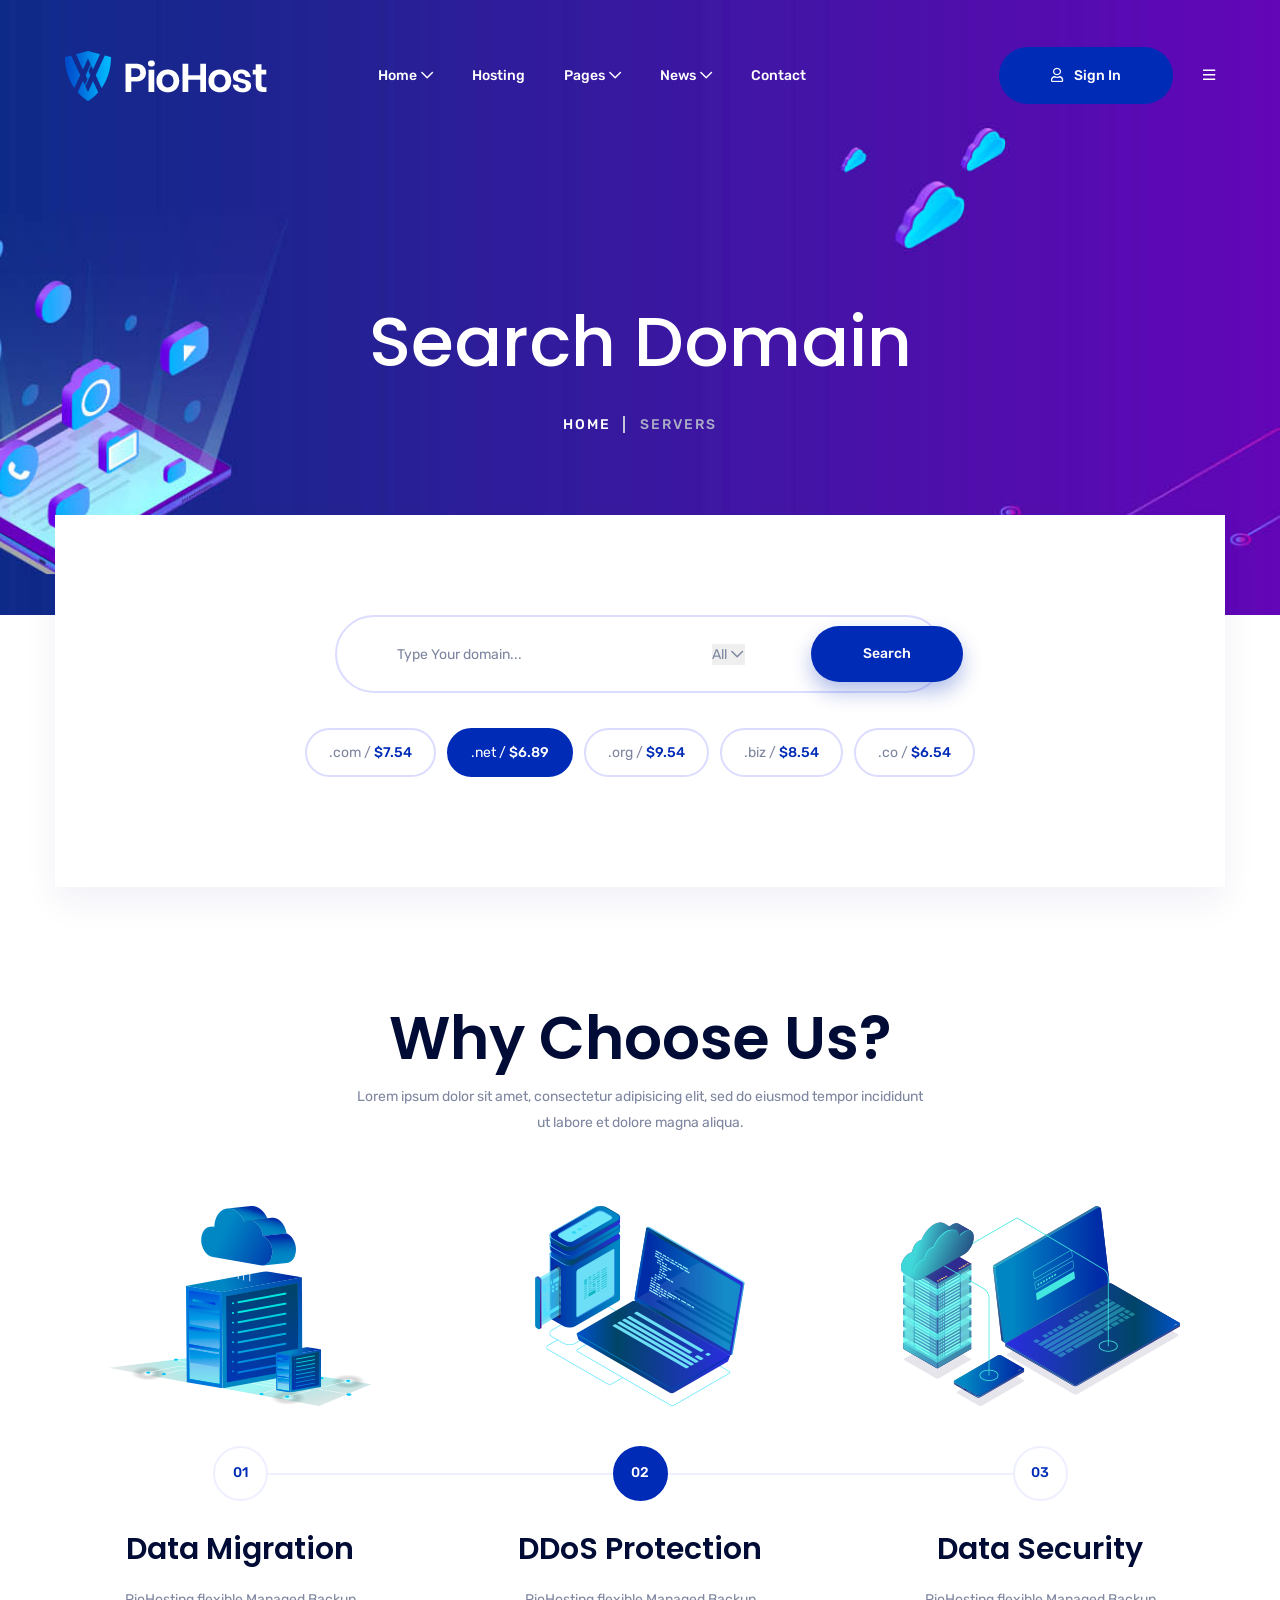
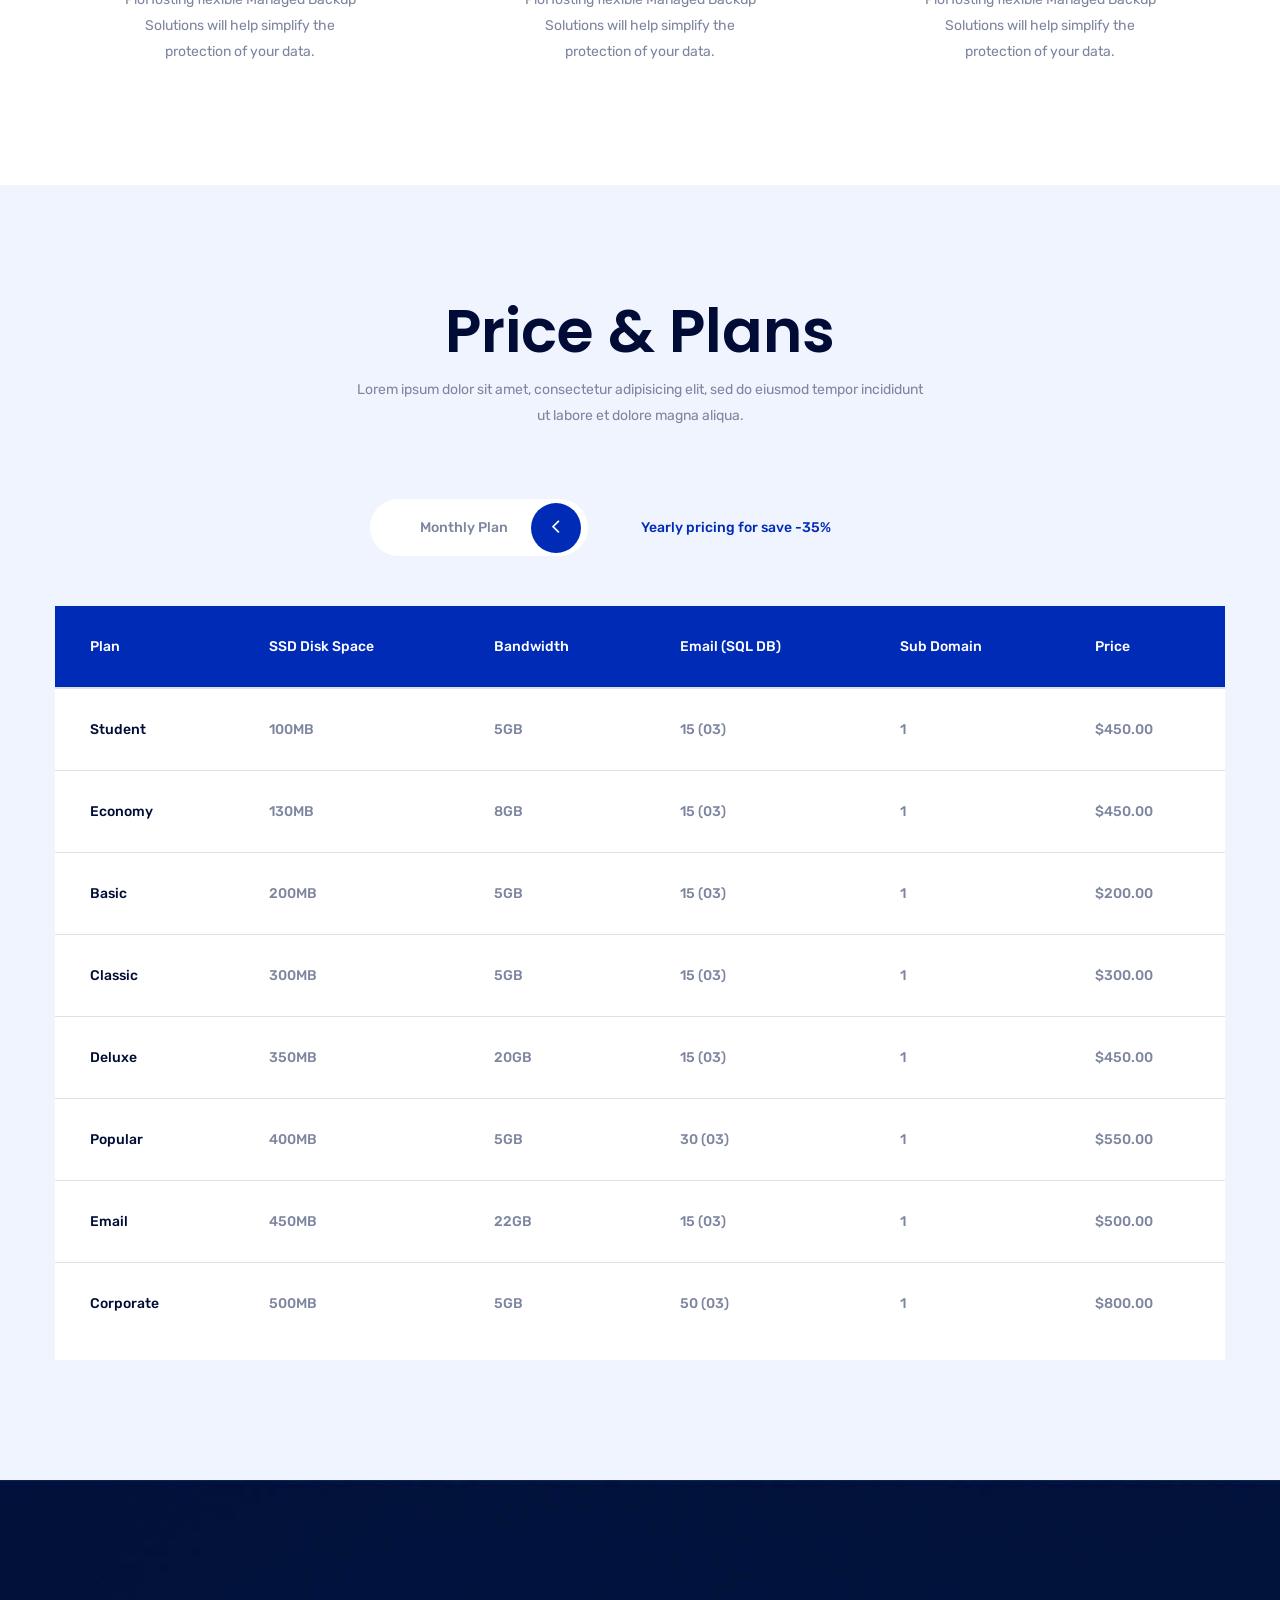
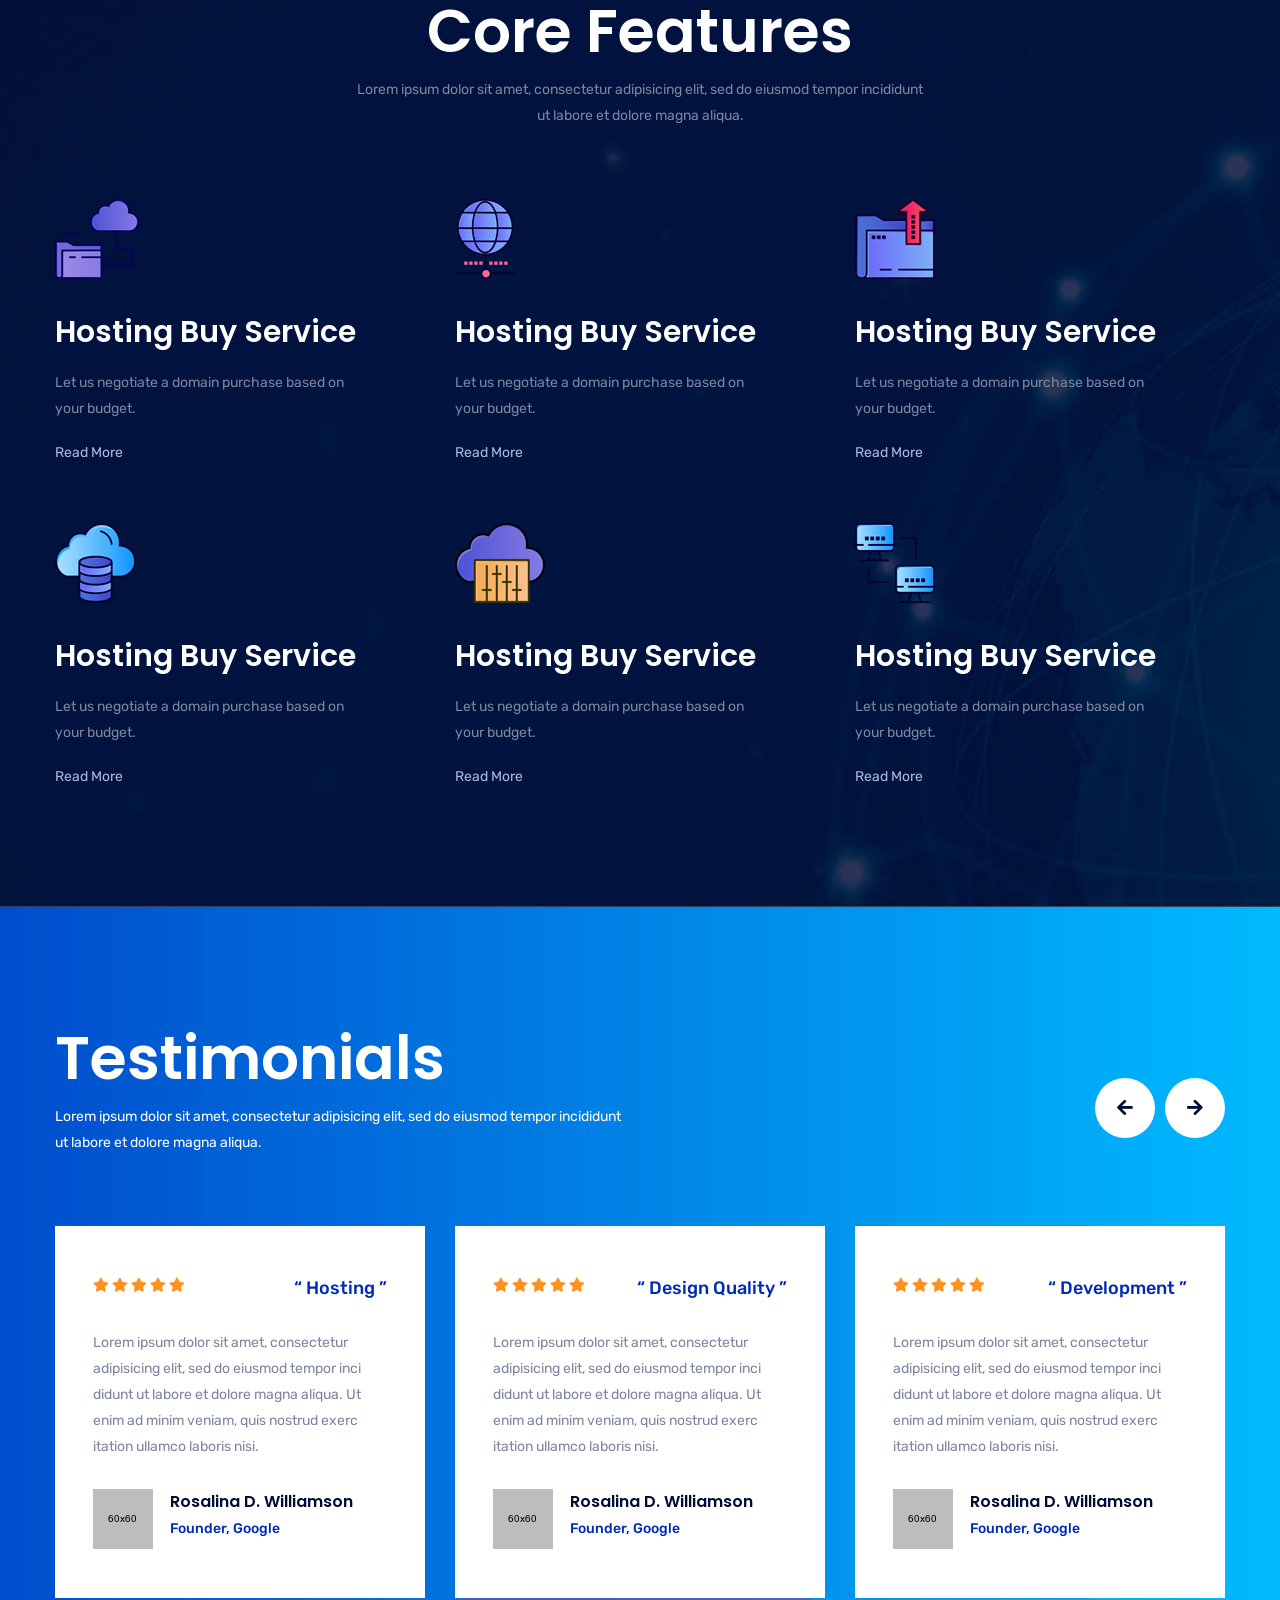
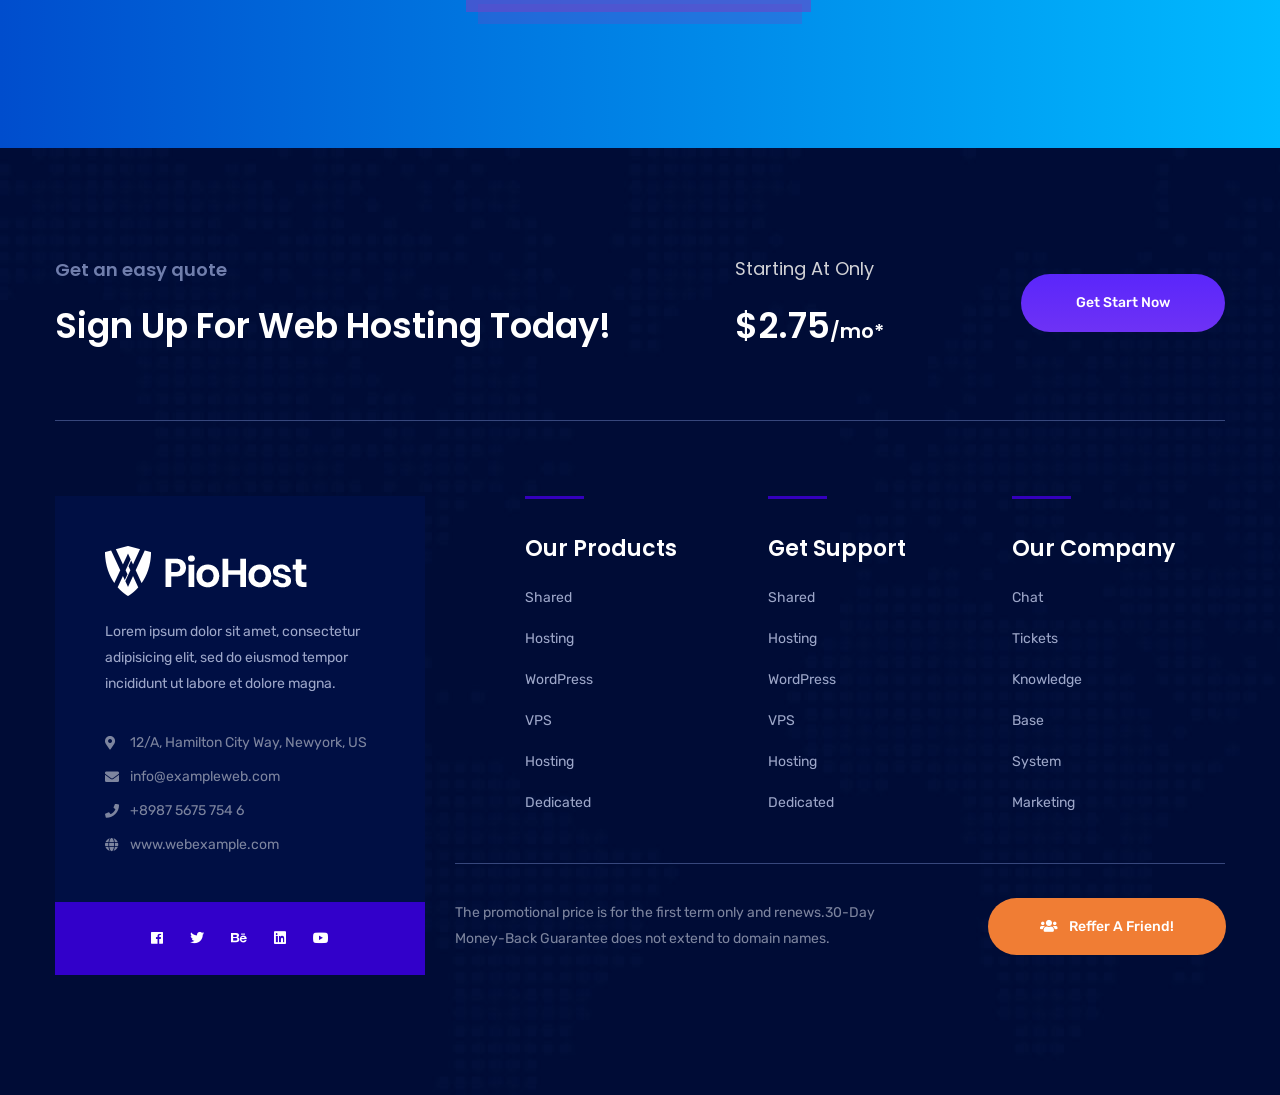
<file: domain-search.html>
<!doctype html>
<html class="no-js" lang="zxx">
    <head>
        <meta charset="utf-8">
        <meta http-equiv="x-ua-compatible" content="ie=edge">
        <title>Piohost - Domain and Web Hosting HTML5 Template</title>
        <meta name="description" content="">
        <meta name="viewport" content="width=device-width, initial-scale=1">

        <link rel="manifest" href="site.webmanifest">
		<link rel="shortcut icon" type="image/x-icon" href="img/favicon.png">
        <!-- Place favicon.png in the root directory -->

		<!-- CSS here -->
        <link rel="stylesheet" href="css/bootstrap.min.css">
        <link rel="stylesheet" href="css/owl.carousel.min.css">
        <link rel="stylesheet" href="css/animate.min.css">
        <link rel="stylesheet" href="css/magnific-popup.css">
        <link rel="stylesheet" href="css/fontawesome.min.css">
        <link rel="stylesheet" href="css/meanmenu.css">
        <link rel="stylesheet" href="css/slick.css">
        <link rel="stylesheet" href="css/default.css">
        <link rel="stylesheet" href="css/main.css">
        <link rel="stylesheet" href="css/responsive.css">
    </head>
    <body>

        <!-- header start -->
        <header>
            <div class="header-area header-transparent header-space pt-45 pb-45">
                <div class="container-fluid">
                    <div class="row">
                        <div class="col-xl-3 col-lg-3 col-md-5 d-flex align-items-lg-center">
                            <div class="logo">
                                <a href="index.html"> <img src="img/logo/footer-logo.png" alt=""> </a>
                            </div>
                        </div>
                        <div class="col-xl-6 col-lg-6 d-none d-lg-block">
                            <div class="main-menu contract-menu">
                                <nav id="mobile-menu">
                                    <ul>
                                        <li><a class="arrow-down" href="index.html">Home</a>
                                            <ul class="submenu">
                                                <li><a href="index.html">Homepage 01</a></li>
                                                <li><a href="index-2.html">Homepage 02</a></li>
                                                <li><a href="index-3.html">Homepage 03</a></li>
                                            </ul>
                                        </li>
                                        <li><a href="share-hosting.html">Hosting</a></li>
                                        <li><a class="arrow-down" href="#">Pages</a>
                                            <ul class="submenu">
                                                <li><a href="about.html">About</a></li>
                                                <li><a href="affiliate.html">Affiliate</a></li>
                                                <li><a href="domain-search.html">Domain Search</a></li>
                                                <li><a href="faq.html">faq</a></li>
                                                <li><a href="privacy.html">privacy</a></li>
                                                <li><a href="server.html">server</a></li>
                                                <li><a href="share-hosting.html">share hosting</a></li>
                                                <li><a href="support.html">support</a></li>
                                                <li><a href="team.html">team</a></li>
                                                <li><a href="whois.html">whois</a></li>
                                                <li><a href="login.html">login</a></li>
                                                <li><a href="register.html">register</a></li>
                                                <li><a href="recover.html">recover</a></li>
                                            </ul>
                                        </li>
                                        <li><a class="arrow-down" href="blog.html">News</a>
                                            <ul class="submenu">
                                                <li><a href="blog.html">News Default</a></li>
                                                <li><a href="blog-details.html">News Details</a></li>
                                            </ul>
                                        </li>
                                        <li><a href="contact.html">Contact</a></li>
                                    </ul>
                                </nav>
                            </div>
                        </div>
                        <div class="col-xl-3 col-lg-3 col-md-7 d-flex align-items-center justify-content-end">
                            <div class="header-btn f-right d-none d-md-block">
                                <a class="btn" href="#"><i class="far fa-user"></i> Sign In</a>
                            </div>
                            <div class="bar f-right d-none d-lg-block">
                                <a href="#"><i class="far fa-bars"></i></a>
                            </div>
                        </div>
                        <div class="col-12">
                            <div class="mobile-menu"></div>
                        </div>
                    </div>
                </div>
            </div>
        </header>
        <!-- header start -->


        <main>
            <!-- breadcrumb-area-start -->
            <section class="breadcrumb-area" style="background-image:url(img/bg/contractbg.jpg)">
                <div class="container">
                    <div class="row">
                        <div class="col-xl-12">
                            <div class="breadcrumb-text text-center">
                                <h1>Search Domain</h1>
                                <ul class="breadcrumb-menu">
                                    <li><a href="index.html">home</a></li>
                                    <li><span>Servers</span></li>
                                </ul>
                            </div>
                        </div>
                    </div>
                </div>
            </section>
            <!-- breadcrumb-area-end -->
            <!-- domain-search-area  start -->
            <section class="domain-search-section">
                <div class="container">
                    <div class="domain-box">
                        <div class="row">
                            <div class="col-xl-8 offset-xl-2">
                                <div class="domain-search">
                                    <div class="position-relative">
                                        <form action="#">
                                            <input type="text" placeholder="Type Your domain...">
                                            <button type="submit" class="btn btn-2">search</button>
                                            <div class="domain-select">
                                                <select name="select">
                                                    <option value="1">All</option>
                                                    <option value="1">.Net</option>
                                                    <option value="1">.Com</option>
                                                    <option value="1">.Org</option>
                                                    <option value="1">.Co</option>
                                                    <option value="1">.Biz</option>
                                                </select>
                                            </div>
                                        </form>
                                    </div>
                                </div>
                                <div class="domain-list mt-35 text-center">
                                    <ul>
                                        <li><a href="#">.com / <span>$7.54</span></a></li>
                                        <li><a class="active" href="#">.net / <span>$6.89</span></a></li>
                                        <li><a href="#">.org / <span>$9.54</span></a></li>
                                        <li><a href="#">.biz / <span>$8.54</span></a></li>
                                        <li><a href="#">.co / <span>$6.54</span></a></li>
                                    </ul>
                                </div>
                            </div>
                        </div>
                    </div>
                </div>
            </section>
            <!-- domain-search-area  end -->
          <!-- chose-area start -->
            <section class="chose-area pt-115 pb-90">
                <div class="container">
                    <div class="row ">
                        <div class="col-xl-6 offset-xl-3">
                            <div class="section-title text-center mb-70">
                                <h2>Why Choose Us?</h2>
                                <p>Lorem ipsum dolor sit amet, consectetur adipisicing elit, sed do eiusmod
                                    tempor incididunt ut labore et dolore magna aliqua.</p>
                            </div>
                        </div>
                    </div>
                    <div class="row chose-row">
                        <div class="col-xl-4 col-lg-4">
                            <div class="chose-box text-center mb-30">
                                <img src="img/chose/c01.png" alt="">
                                <div class="chose-content">
                                    <span>01</span>
                                    <h3>Data Migration</h3>
                                    <p>PioHosting flexible Managed
                                    Backup Solutions will help simplify
                                    the protection of your data.</p>
                                </div>
                            </div>
                        </div>
                        <div class="col-xl-4 col-lg-4">
                            <div class="chose-box text-center active mb-30">
                                <img src="img/chose/c02.png" alt="">
                                <div class="chose-content">
                                    <span>02</span>
                                    <h3>DDoS Protection</h3>
                                    <p>PioHosting flexible Managed
                                    Backup Solutions will help simplify
                                    the protection of your data.</p>
                                </div>
                            </div>
                        </div>
                        <div class="col-xl-4 col-lg-4">
                            <div class="chose-box text-center mb-30">
                                <img src="img/chose/c03.png" alt="">
                                <div class="chose-content">
                                    <span>03</span>
                                    <h3>Data Security</h3>
                                    <p>PioHosting flexible Managed
                                    Backup Solutions will help simplify
                                    the protection of your data.</p>
                                </div>
                            </div>
                        </div>
                    </div>
                </div>
            </section>
            <!-- chose-area end -->
            <!-- Our-price-area start -->
            <div class="price-area pt-110 pb-120">
                <div class="container">
                    <div class="row ">
                        <div class="col-xl-6 offset-xl-3 col-lg-8 offset-lg-2">
                            <div class="section-title text-center mb-70">
                                <h2>Price & Plans</h2>
                                <p>Lorem ipsum dolor sit amet, consectetur adipisicing elit, sed do eiusmod
                                    tempor incididunt ut labore et dolore magna aliqua.</p>
                            </div>
                        </div>
                    </div>
                    <div class="row">
                        <div class="col-12">
                            <ul class="nav price-tabs mb-50" id="myTab" role="tablist">
                                <li class="nav-item">
                                    <a class="nav-link active" id="home-tab" data-toggle="tab" href="#home" role="tab"
                                        aria-controls="home" aria-selected="true">Monthly Plan <i class="fal fa-angle-left"></i></a>
                                </li>
                                <li class="nav-item">
                                    <a class="nav-link" id="profile-tab" data-toggle="tab" href="#profile" role="tab"
                                        aria-controls="profile" aria-selected="false">Yearly pricing for save -35% <i
                                            class="fal fa-angle-left"></i></a>
                                </li>
                            </ul>
                            <div class="tab-content" id="myTabContent">
                                <div class="tab-pane fade show active" id="home" role="tabpanel" aria-labelledby="home-tab">
                                    <div class="price-table white-bg table-responsive">
                                        <table class="table">
                                            <thead class="theme-bg">
                                                <tr>
                                                    <th scope="col">Plan</th>
                                                    <th scope="col">SSD Disk Space</th>
                                                    <th scope="col">Bandwidth</th>
                                                    <th scope="col">Email (SQL DB)</th>
                                                    <th scope="col">Sub Domain</th>
                                                    <th scope="col">Price</th>
                                                </tr>
                                            </thead>
                                            <tbody>
                                                <tr>
                                                    <td class="tb-title">Student</td>
                                                    <td>100MB</td>
                                                    <td>5GB</td>
                                                    <td>15 (03)</td>
                                                    <td>1</td>
                                                    <td>$450.00</td>
                                                </tr>
                                                <tr>
                                                    <td class="tb-title">Economy</td>
                                                    <td>130MB</td>
                                                    <td>8GB</td>
                                                    <td>15 (03)</td>
                                                    <td>1</td>
                                                    <td>$450.00</td>
                                                </tr>
                                                <tr>
                                                    <td class="tb-title">Basic</td>
                                                    <td>200MB</td>
                                                    <td>5GB</td>
                                                    <td>15 (03)</td>
                                                    <td>1</td>
                                                    <td>$200.00</td>
                                                </tr>
                                                <tr>
                                                    <td class="tb-title">Classic</td>
                                                    <td>300MB</td>
                                                    <td>5GB</td>
                                                    <td>15 (03)</td>
                                                    <td>1</td>
                                                    <td>$300.00</td>
                                                </tr>
                                                <tr>
                                                    <td class="tb-title">Deluxe</td>
                                                    <td>350MB</td>
                                                    <td>20GB</td>
                                                    <td>15 (03)</td>
                                                    <td>1</td>
                                                    <td>$450.00</td>
                                                </tr>
                                                <tr>
                                                    <td class="tb-title">Popular</td>
                                                    <td>400MB</td>
                                                    <td>5GB</td>
                                                    <td>30 (03)</td>
                                                    <td>1</td>
                                                    <td>$550.00</td>
                                                </tr>
                                                <tr>
                                                    <td class="tb-title">Email</td>
                                                    <td>450MB</td>
                                                    <td>22GB</td>
                                                    <td>15 (03)</td>
                                                    <td>1</td>
                                                    <td>$500.00</td>
                                                </tr>
                                                <tr>
                                                    <td class="tb-title">Corporate</td>
                                                    <td>500MB</td>
                                                    <td>5GB</td>
                                                    <td>50 (03)</td>
                                                    <td>1</td>
                                                    <td>$800.00</td>
                                                </tr>
                                            </tbody>
                                        </table>
                                    </div>
                                </div>
                                <div class="tab-pane fade" id="profile" role="tabpanel" aria-labelledby="profile-tab">
                                    <div class="price-table white-bg table-responsive">
                                        <table class="table">
                                            <thead class="theme-bg">
                                                <tr>
                                                    <th scope="col">Plan</th>
                                                    <th scope="col">SSD Disk Space</th>
                                                    <th scope="col">Bandwidth</th>
                                                    <th scope="col">Email (SQL DB)</th>
                                                    <th scope="col">Sub Domain</th>
                                                    <th scope="col">Price</th>
                                                </tr>
                                            </thead>
                                            <tbody>
                                                <tr>
                                                    <td class="tb-title">Student</td>
                                                    <td>100MB</td>
                                                    <td>5GB</td>
                                                    <td>15 (03)</td>
                                                    <td>1</td>
                                                    <td>$220.00</td>
                                                </tr>
                                                <tr>
                                                    <td class="tb-title">Economy</td>
                                                    <td>130MB</td>
                                                    <td>8GB</td>
                                                    <td>15 (03)</td>
                                                    <td>1</td>
                                                    <td>$230.00</td>
                                                </tr>
                                                <tr>
                                                    <td class="tb-title">Basic</td>
                                                    <td>200MB</td>
                                                    <td>5GB</td>
                                                    <td>15 (03)</td>
                                                    <td>1</td>
                                                    <td>$300.00</td>
                                                </tr>
                                                <tr>
                                                    <td class="tb-title">Classic</td>
                                                    <td>300MB</td>
                                                    <td>5GB</td>
                                                    <td>15 (03)</td>
                                                    <td>1</td>
                                                    <td>$350.00</td>
                                                </tr>
                                                <tr>
                                                    <td class="tb-title">Deluxe</td>
                                                    <td>350MB</td>
                                                    <td>20GB</td>
                                                    <td>15 (03)</td>
                                                    <td>1</td>
                                                    <td>$450.00</td>
                                                </tr>
                                                <tr>
                                                    <td class="tb-title">Popular</td>
                                                    <td>400MB</td>
                                                    <td>5GB</td>
                                                    <td>30 (03)</td>
                                                    <td>1</td>
                                                    <td>$550.00</td>
                                                </tr>
                                                <tr>
                                                    <td class="tb-title">Email</td>
                                                    <td>450MB</td>
                                                    <td>22GB</td>
                                                    <td>15 (03)</td>
                                                    <td>1</td>
                                                    <td>$500.00</td>
                                                </tr>
                                                <tr>
                                                    <td class="tb-title">Corporate</td>
                                                    <td>500MB</td>
                                                    <td>5GB</td>
                                                    <td>50 (03)</td>
                                                    <td>1</td>
                                                    <td>$800.00</td>
                                                </tr>
                                            </tbody>
                                        </table>
                                    </div>
                                </div>
                            </div>
                        </div>
                    </div>
                </div>
            </div>
            <!-- Our-price-area end -->
            <!-- core-features start -->
            <section class="core-features-area pt-115 pb-60" data-background="img/bg/share-core-bg.jpg">
                <div class="container">
                    <div class="row align-items-center mb-40">
                        <div class="col-xl-6 offset-xl-3 col-lg-8 offset-lg-2">
                            <div class="section-title text-center share-titles-section mb-30">
                                <h2>Core Features</h2>
                                <p>Lorem ipsum dolor sit amet, consectetur adipisicing elit, sed do eiusmod tempor incididunt ut labore et dolore magna aliqua. </p>
                            </div>
                        </div>
                    </div>
                    <div class="row">
                        <div class="col-xl-4 col-lg-4 col-md-6">
                            <div class="services-box mb-60">
                                <div class="services-icon mb-35">
                                    <img src="img/icon/cf1.png" alt="">
                                </div>
                                <div class="services-content service-content-share-hosting">
                                    <h4>Hosting Buy Service</h4>
                                    <p>
                                        Let us negotiate a domain purchase based on your budget.
                                    </p>
                                    <a href="#">Read More</a>
                                </div>
                            </div>
                        </div>
                        <div class="col-xl-4 col-lg-4 col-md-6">
                            <div class="services-box mb-60">
                                <div class="services-icon mb-35">
                                    <img src="img/icon/cf2.png" alt="">
                                </div>
                                <div class="services-content service-content-share-hosting">
                                    <h4>Hosting Buy Service</h4>
                                    <p>
                                        Let us negotiate a domain purchase based on your budget.
                                    </p>
                                    <a href="#">Read More</a>
                                </div>
                            </div>
                        </div>
                        <div class="col-xl-4 col-lg-4 col-md-6">
                            <div class="services-box mb-60">
                                <div class="services-icon mb-35">
                                    <img src="img/icon/cf3.png" alt="">
                                </div>
                                <div class="services-content service-content-share-hosting">
                                    <h4>Hosting Buy Service</h4>
                                    <p>
                                        Let us negotiate a domain purchase based on your budget.
                                    </p>
                                    <a href="#">Read More</a>
                                </div>
                            </div>
                        </div>
                        <div class="col-xl-4 col-lg-4 col-md-6">
                            <div class="services-box mb-60">
                                <div class="services-icon mb-35">
                                    <img src="img/icon/cf4.png" alt="">
                                </div>
                                <div class="services-content service-content-share-hosting">
                                    <h4>Hosting Buy Service</h4>
                                    <p>
                                        Let us negotiate a domain purchase based on your budget.
                                    </p>
                                    <a href="#">Read More</a>
                                </div>
                            </div>
                        </div>
                        <div class="col-xl-4 col-lg-4 col-md-6">
                            <div class="services-box mb-60">
                                <div class="services-icon mb-35">
                                    <img src="img/icon/cf5.png" alt="">
                                </div>
                                <div class="services-content service-content-share-hosting">
                                    <h4>Hosting Buy Service</h4>
                                    <p>
                                        Let us negotiate a domain purchase based on your budget.
                                    </p>
                                    <a href="#">Read More</a>
                                </div>
                            </div>
                        </div>
                        <div class="col-xl-4 col-lg-4 col-md-6">
                            <div class="services-box mb-60">
                                <div class="services-icon mb-35">
                                    <img src="img/icon/cf6.png" alt="">
                                </div>
                                <div class="services-content service-content-share-hosting">
                                    <h4>Hosting Buy Service</h4>
                                    <p>
                                        Let us negotiate a domain purchase based on your budget.
                                    </p>
                                    <a href="#">Read More</a>
                                </div>
                            </div>
                        </div>
                    </div>
                </div>
            </section>
            <!-- core-features end -->
            <!-- testimonail area start -->
            <section class="testimonail-area testimonail-area-server server-bg pt-115 pb-120">
                <div class="container">
                    <div class="row">
                        <div class="col-xl-6 col-lg-8">
                            <div class="section-title section-title-white mb-70">
                                <h2>Testimonials</h2>
                                <p>Lorem ipsum dolor sit amet, consectetur adipisicing elit, sed do eiusmod tempor incididunt ut
                                    labore et dolore magna aliqua. </p>
                            </div>
                        </div>
                    </div>
                    <div class="row activ-testimonai">
                        <div class="col-xl-12">
                            <div class="testimonail-wraper mb-30">
                                <div class="testimonail-titles">
                                    <div class="testimonail-icon">
                                        <i class="fa fa-star"></i>
                                        <i class="fa fa-star"></i>
                                        <i class="fa fa-star"></i>
                                        <i class="fa fa-star"></i>
                                        <i class="fa fa-star"></i>
                                    </div>
                                    <span>“ Design Quality ”</span>
                                </div>
                                <p>Lorem ipsum dolor sit amet, consectetur adipisicing elit, sed do eiusmod tempor inci didunt ut
                                    labore et dolore magna aliqua. Ut enim ad minim veniam, quis nostrud exerc itation ullamco
                                    laboris nisi. </p>
                                <div class="testimonail-author">
                                    <div class="testimonail-img">
                                        <img src="img/author/author.png" alt="">
                                    </div>
                                    <h5>Rosalina D. Williamson</h5>
                                    <span>Founder, Google</span>
                                </div>
                            </div>
                        </div>
                        <div class="col-xl-12">
                            <div class="testimonail-wraper mb-30">
                                <div class="testimonail-titles">
                                    <div class="testimonail-icon">
                                        <i class="fa fa-star"></i>
                                        <i class="fa fa-star"></i>
                                        <i class="fa fa-star"></i>
                                        <i class="fa fa-star"></i>
                                        <i class="fa fa-star"></i>
                                    </div>
                                    <span>“ Development ”</span>
                                </div>
                                <p>Lorem ipsum dolor sit amet, consectetur adipisicing elit, sed do eiusmod tempor inci didunt ut
                                    labore et dolore magna aliqua. Ut enim ad minim veniam, quis nostrud exerc itation ullamco
                                    laboris nisi. </p>
                                <div class="testimonail-author">
                                    <div class="testimonail-img">
                                        <img src="img/author/author.png" alt="">
                                    </div>
                                    <h5>Rosalina D. Williamson</h5>
                                    <span>Founder, Google</span>
                                </div>
                            </div>
                        </div>
                        <div class="col-xl-12">
                            <div class="testimonail-wraper mb-30">
                                <div class="testimonail-titles">
                                    <div class="testimonail-icon">
                                        <i class="fa fa-star"></i>
                                        <i class="fa fa-star"></i>
                                        <i class="fa fa-star"></i>
                                        <i class="fa fa-star"></i>
                                        <i class="fa fa-star"></i>
                                    </div>
                                    <span>“ Design Quality ”</span>
                                </div>
                                <p>Lorem ipsum dolor sit amet, consectetur adipisicing elit, sed do eiusmod tempor inci didunt ut
                                    labore et dolore magna aliqua. Ut enim ad minim veniam, quis nostrud exerc itation ullamco
                                    laboris nisi. </p>
                                <div class="testimonail-author">
                                    <div class="testimonail-img">
                                        <img src="img/author/author.png" alt="">
                                    </div>
                                    <h5>Rosalina D. Williamson</h5>
                                    <span>Founder, Google</span>
                                </div>
                            </div>
                        </div>
                        <div class="col-xl-12">
                            <div class="testimonail-wraper mb-30">
                                <div class="testimonail-titles">
                                    <div class="testimonail-icon">
                                        <i class="fa fa-star"></i>
                                        <i class="fa fa-star"></i>
                                        <i class="fa fa-star"></i>
                                        <i class="fa fa-star"></i>
                                        <i class="fa fa-star"></i>
                                    </div>
                                    <span>“  Development ”</span>
                                </div>
                                <p>Lorem ipsum dolor sit amet, consectetur adipisicing elit, sed do eiusmod tempor inci didunt ut
                                    labore et dolore magna aliqua. Ut enim ad minim veniam, quis nostrud exerc itation ullamco
                                    laboris nisi. </p>
                                <div class="testimonail-author">
                                    <div class="testimonail-img">
                                        <img src="img/author/author.png" alt="">
                                    </div>
                                    <h5>Rosalina D. Williamson</h5>
                                    <span>Founder, Google</span>
                                </div>
                            </div>
                        </div>
                        <div class="col-xl-12">
                            <div class="testimonail-wraper mb-30">
                                <div class="testimonail-titles">
                                    <div class="testimonail-icon">
                                        <i class="fa fa-star"></i>
                                        <i class="fa fa-star"></i>
                                        <i class="fa fa-star"></i>
                                        <i class="fa fa-star"></i>
                                        <i class="fa fa-star"></i>
                                    </div>
                                    <span>“ Hosting ”</span>
                                </div>
                                <p>Lorem ipsum dolor sit amet, consectetur adipisicing elit, sed do eiusmod tempor inci didunt ut
                                    labore et dolore magna aliqua. Ut enim ad minim veniam, quis nostrud exerc itation ullamco
                                    laboris nisi. </p>
                                <div class="testimonail-author">
                                    <div class="testimonail-img">
                                        <img src="img/author/author.png" alt="">
                                    </div>
                                    <h5>Rosalina D. Williamson</h5>
                                    <span>Founder, Google</span>
                                </div>
                            </div>
                        </div>
                    </div>
                </div>
            </section>
            <!-- testimonail area end -->
        </main>
        <!-- footer start -->
        <footer>
            <section class="footer-area pt-110 pb-90 bg-footer" data-background="img/bg/footer-bg.jpg">
                <div class="container">
                    <div class="row d-flex justify-content-start justify-content-md-between align-items-center">
                        <div class="col-xl-6 col-lg-6">
                            <div class="footer-sing-up mb-30">
                                <h5>Get an easy quote</h5>
                                <h2>Sign Up For Web Hosting Today!</h2>
                            </div>
                        </div>
                        <div class="col-xl-3 col-md-5 col-lg-3">
                            <div class="footer-left-info mb-30">
                                <h5>Starting At Only</h5>
                                <h2>$2.75<span>/mo*</span></h2>
                            </div>
                        </div>
                        <div class="col-xl-3 col-md-7 col-lg-3">
                            <div class="footer-btn mb-30">
                                <a href="#" class="btn btn-grad">Get Start Now</a>
                            </div>
                        </div>
                    </div>
                    <div class="footer-border"></div>
                    <div class="row d-flex justify-content-between">
                        <div class="col-xl-4 col-lg-4 mb-30">
                            <div class="footer-bottom-area">
                                <div class="widgets">
                                    <div class="footer-logo">
                                        <img src="img/logo/logo.png" alt="">
                                    </div>
                                    <p>Lorem ipsum dolor sit amet, consectetur adipisicing elit, sed do eiusmod tempor
                                        incididunt ut labore et dolore magna. </p>
                                    <ul class="adress">
                                        <li><i class="fa fa-map-marker-alt"></i> <span>12/A, Hamilton City Way, Newyork,
                                                US</span></li>
                                        <li><i class="fa fa-envelope"></i> <span>info@exampleweb.com</span></li>
                                        <li><i class="fa fa-phone"></i> <span>+8987 5675 754 6</span></li>
                                        <li><i class="fa fa-globe"> </i> <span>www.webexample.com</span></li>
                                    </ul>
                                </div>
                            </div>
                            <div class="footer-social text-center">
                                <a href="#"><i class="fab fa-facebook"></i></a>
                                <a href="#"><i class="fab fa-twitter"></i></a>
                                <a href="#"><i class="fab fa-behance"></i></a>
                                <a href="#"><i class="fab fa-linkedin"></i></a>
                                <a href="#"><i class="fab fa-youtube"></i></a>
                            </div>
                        </div>
                        <div class="col-xl-8 col-lg-8">
                            <div class="footer-right-box pl-70">
                                <div class="row">
                                    <div class="col-xl-4 col-lg-4 col-md-4">
                                        <div class="wigets mb-30">
                                            <div class="widgets-titles">
                                                <h4>Our Products</h4>
                                            </div>
                                            <div class="wegets-body">
                                                <ul>
                                                    <li><a href="#">Shared</a></li>
                                                    <li><a href="#">hosting</a></li>
                                                    <li><a href="#">WordPress</a></li>
                                                    <li><a href="#">VPS</a></li>
                                                    <li><a href="#">hosting</a></li>
                                                    <li><a href="#">Dedicated</a></li>
                                                </ul>
                                            </div>
                                        </div>
                                    </div>
                                    <div class="col-xl-4 col-lg-4 col-md-4">
                                        <div class="wigets mb-30">
                                            <div class="widgets-titles">
                                                <h4>Get Support</h4>
                                            </div>
                                            <div class="wegets-body">
                                                <ul>
                                                    <li><a href="#">Shared</a></li>
                                                    <li><a href="#">hosting</a></li>
                                                    <li><a href="#">WordPress</a></li>
                                                    <li><a href="#">VPS</a></li>
                                                    <li><a href="#">hosting</a></li>
                                                    <li><a href="#">Dedicated</a></li>

                                                </ul>
                                            </div>
                                        </div>
                                    </div>
                                    <div class="col-xl-4 col-lg-4 col-md-4">
                                        <div class="wigets mb-30">
                                            <div class="widgets-titles">
                                                <h4>Our Company</h4>
                                            </div>
                                            <div class="wegets-body">
                                                <ul>
                                                    <li><a href="#">Chat</a></li>
                                                    <li><a href="#">Tickets</a></li>
                                                    <li><a href="#">Knowledge</a></li>
                                                    <li><a href="#">base</a></li>
                                                    <li><a href="#">System</a></li>
                                                    <li><a href="#">Marketing</a></li>
                                                </ul>
                                            </div>
                                        </div>
                                    </div>
                                </div>
                            </div>
                            <div class="row">
                                <div class="col-xl-8">
                                    <div class="footer-text">
                                        <p>The promotional price is for the first term only and renews.30-Day Money-Back
                                            Guarantee does
                                            not extend to domain names.</p>
                                    </div>
                                </div>
                                <div class="col-xl-4">
                                    <div class="footer-orange-btn text-left text-xl-right">
                                        <a href="#" class="btn"><i class="fa fa-users"></i> Reffer A Friend!</a>
                                    </div>
                                </div>
                            </div>
                        </div>
                    </div>
                </div>

            </section>
        </footer>
        <!-- footer end -->



		<!-- JS here -->
        <script src="js/vendor/modernizr-3.5.0.min.js"></script>
        <script src="js/vendor/jquery-1.12.4.min.js"></script>
        <script src="js/popper.min.js"></script>
        <script src="js/bootstrap.min.js"></script>
        <script src="js/owl.carousel.min.js"></script>
        <script src="js/isotope.pkgd.min.js"></script>
        <script src="js/one-page-nav-min.js"></script>
        <script src="js/slick.min.js"></script>
        <script src="js/jquery.meanmenu.min.js"></script>
        <script src="js/ajax-form.js"></script>
        <script src="js/wow.min.js"></script>
        <script src="js/jquery.scrollUp.min.js"></script>
        <script src="js/imagesloaded.pkgd.min.js"></script>
        <script src="js/jquery.magnific-popup.min.js"></script>
        <script src="js/plugins.js"></script>
        <script src="js/main.js"></script>
    </body>
</html>
</file>
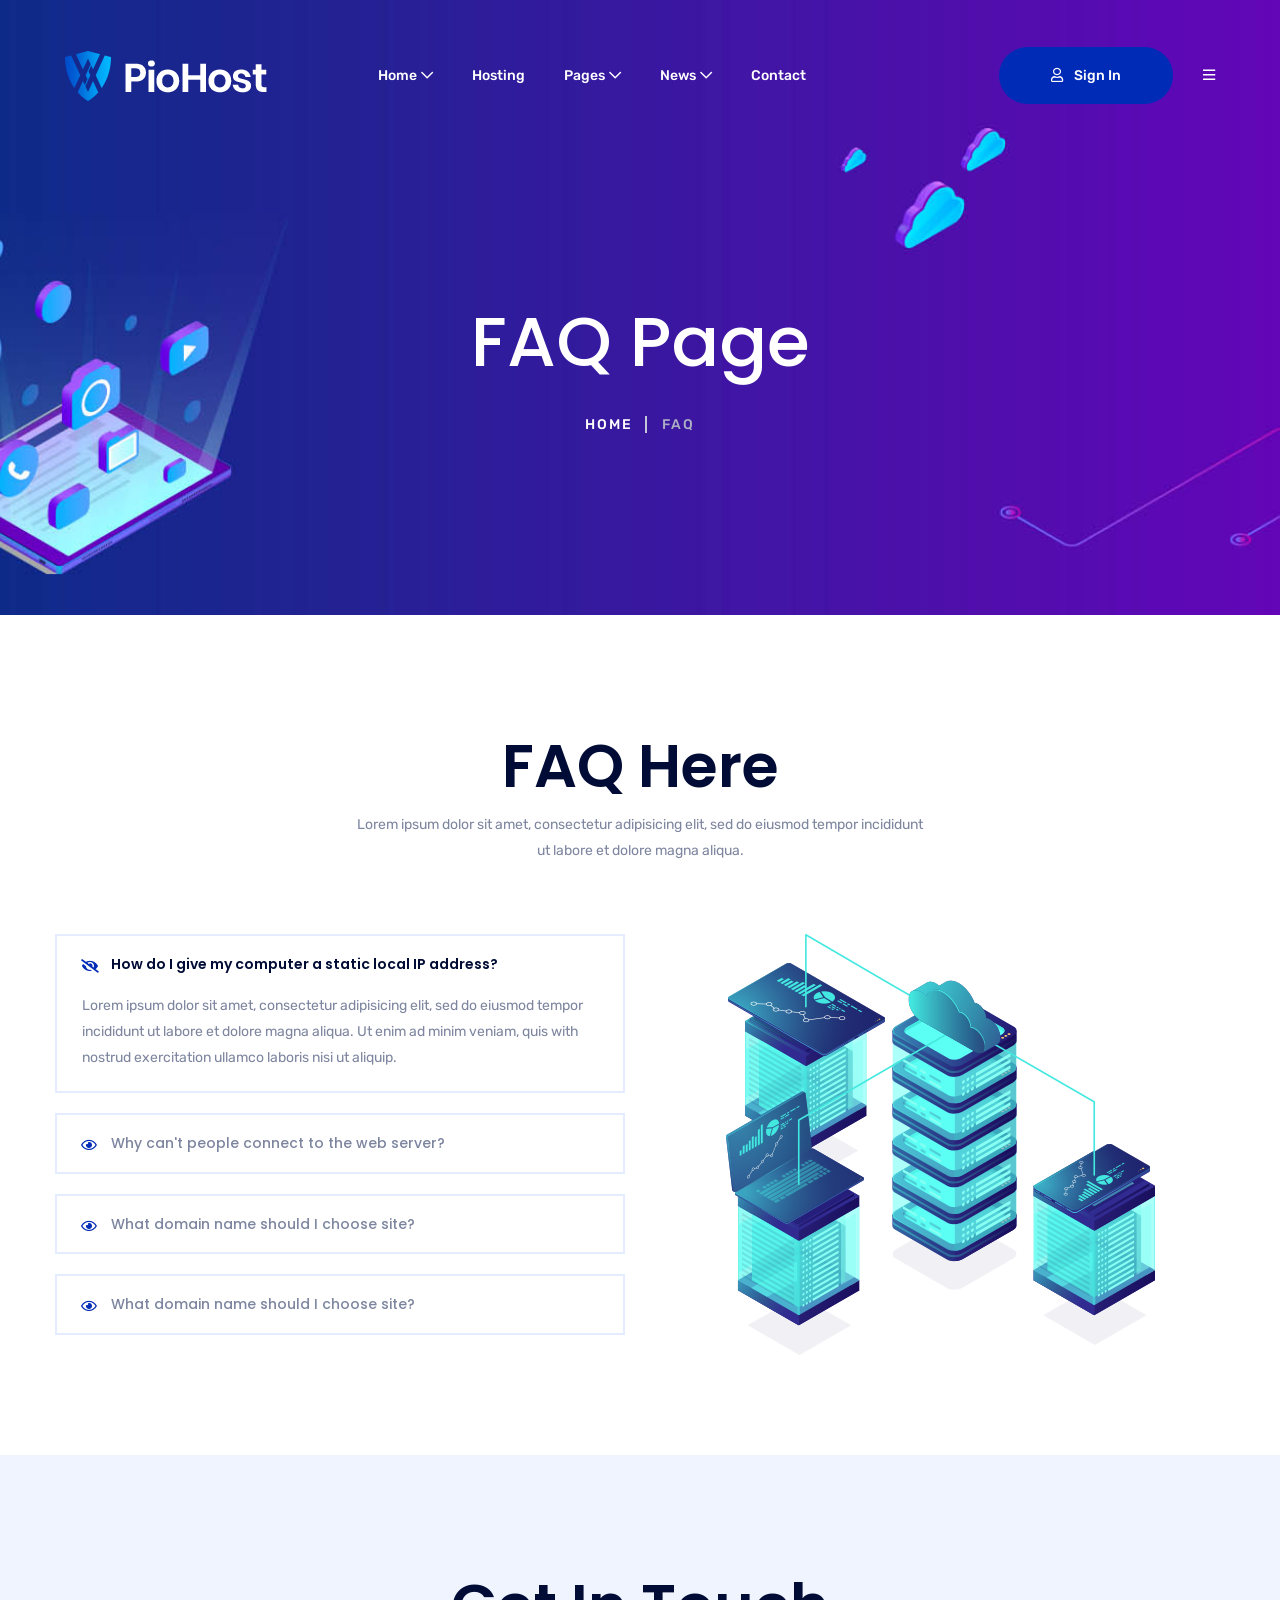
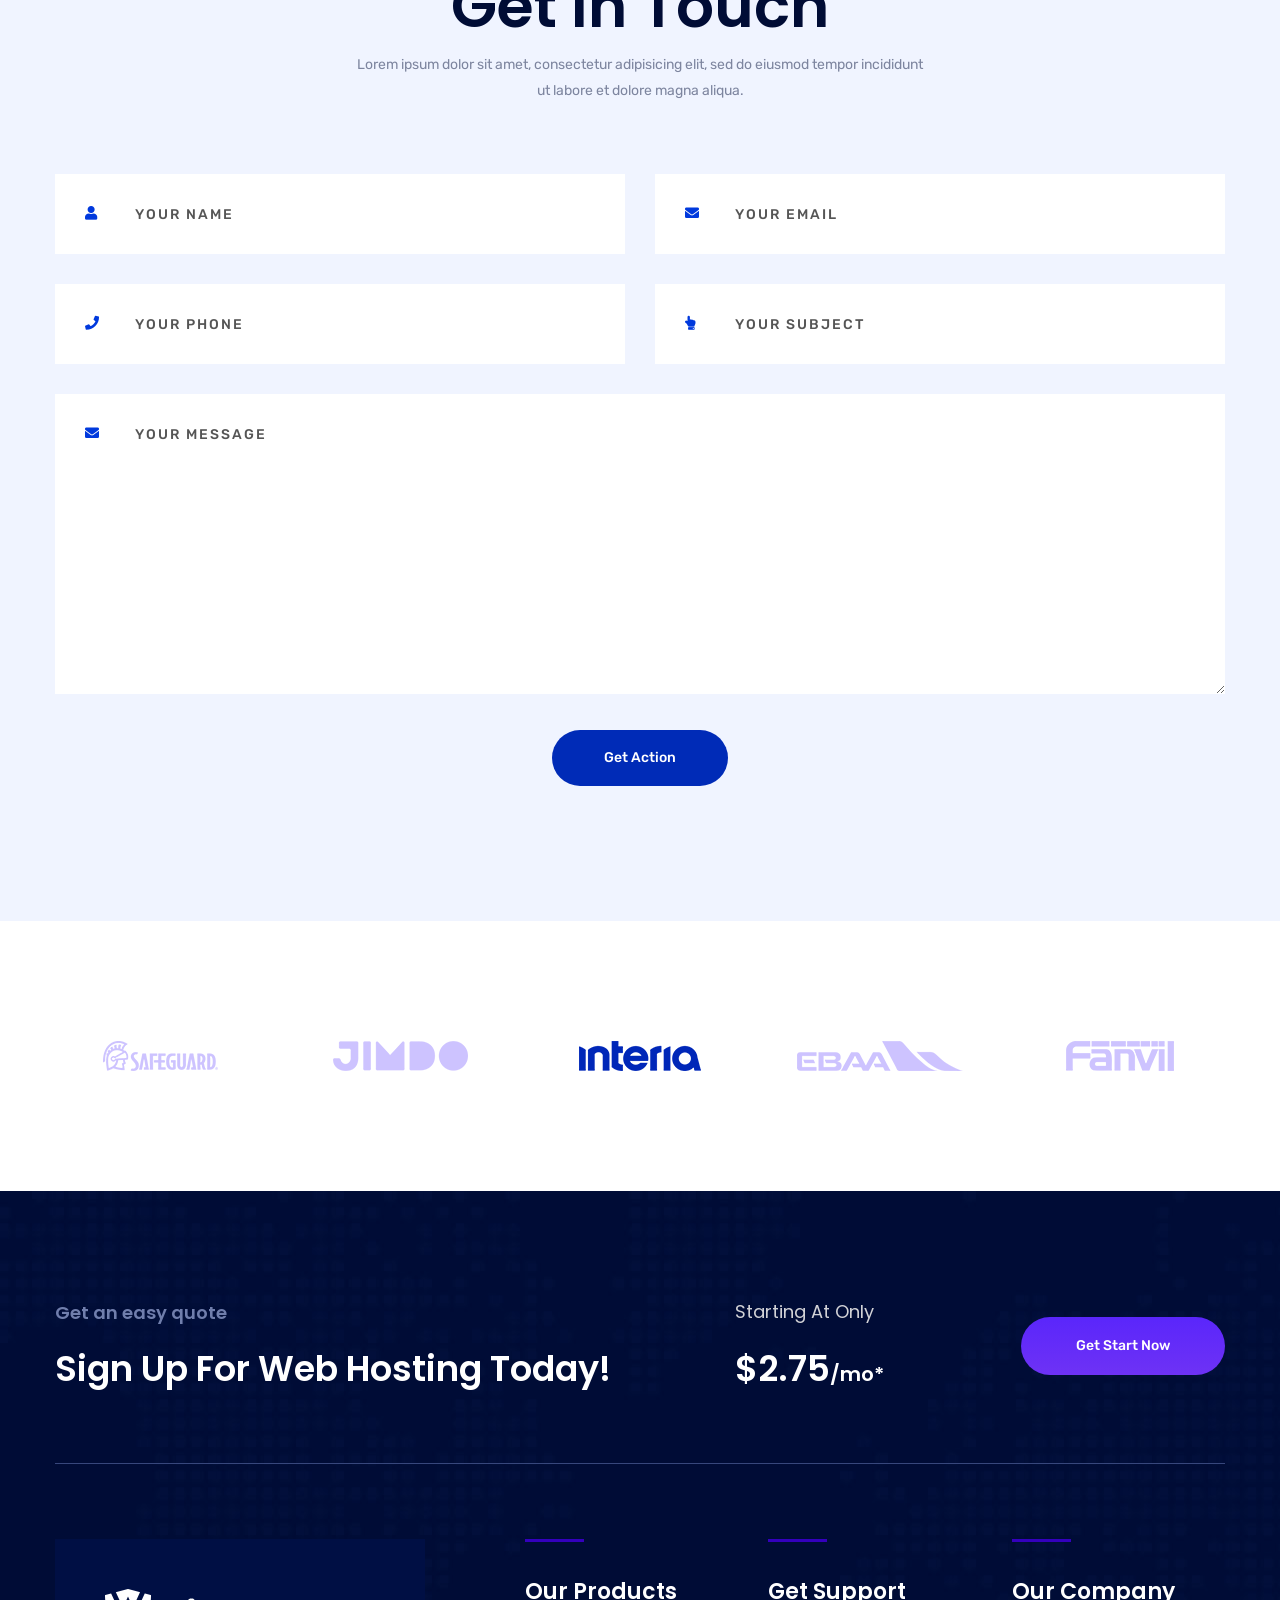
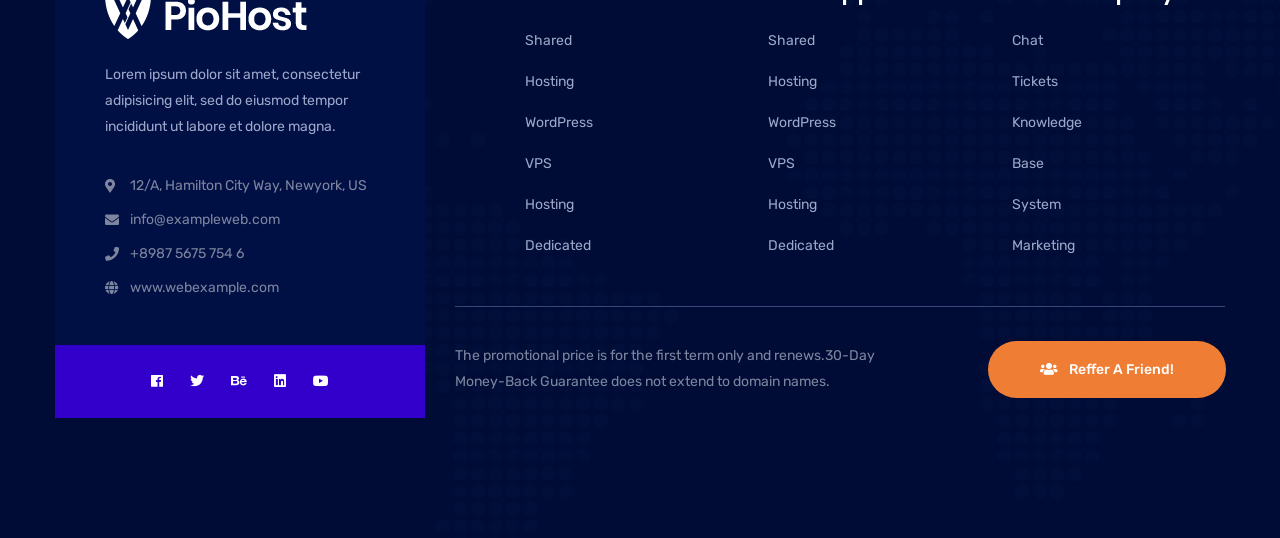
<file: faq.html>
<!doctype html>
<html class="no-js" lang="zxx">
    <head>
        <meta charset="utf-8">
        <meta http-equiv="x-ua-compatible" content="ie=edge">
        <title>Piohost - Domain and Web Hosting HTML5 Template</title>
        <meta name="description" content="">
        <meta name="viewport" content="width=device-width, initial-scale=1">

        <link rel="manifest" href="site.webmanifest">
		<link rel="shortcut icon" type="image/x-icon" href="img/favicon.png">
        <!-- Place favicon.png in the root directory -->

		<!-- CSS here -->
        <link rel="stylesheet" href="css/bootstrap.min.css">
        <link rel="stylesheet" href="css/owl.carousel.min.css">
        <link rel="stylesheet" href="css/animate.min.css">
        <link rel="stylesheet" href="css/magnific-popup.css">
        <link rel="stylesheet" href="css/fontawesome.min.css">
        <link rel="stylesheet" href="css/meanmenu.css">
        <link rel="stylesheet" href="css/slick.css">
        <link rel="stylesheet" href="css/default.css">
        <link rel="stylesheet" href="css/main.css">
        <link rel="stylesheet" href="css/responsive.css">
    </head>
    <body>

        <!-- header start -->
        <header>
            <div class="header-area header-transparent header-space pt-45 pb-45">
                <div class="container-fluid">
                    <div class="row">
                        <div class="col-xl-3 col-lg-3 col-md-5 d-flex align-items-lg-center">
                            <div class="logo">
                                <a href="index.html"> <img src="img/logo/footer-logo.png" alt=""> </a>
                            </div>
                        </div>
                        <div class="col-xl-6 col-lg-6 d-none d-lg-block">
                            <div class="main-menu contract-menu">
                                <nav id="mobile-menu">
                                    <ul>
                                        <li><a class="arrow-down" href="index.html">Home</a>
                                            <ul class="submenu">
                                                <li><a href="index.html">Homepage 01</a></li>
                                                <li><a href="index-2.html">Homepage 02</a></li>
                                                <li><a href="index-3.html">Homepage 03</a></li>
                                            </ul>
                                        </li>
                                        <li><a href="share-hosting.html">Hosting</a></li>
                                        <li><a class="arrow-down" href="#">Pages</a>
                                            <ul class="submenu">
                                                <li><a href="about.html">About</a></li>
                                                <li><a href="affiliate.html">Affiliate</a></li>
                                                <li><a href="domain-search.html">Domain Search</a></li>
                                                <li><a href="faq.html">faq</a></li>
                                                <li><a href="privacy.html">privacy</a></li>
                                                <li><a href="server.html">server</a></li>
                                                <li><a href="share-hosting.html">share hosting</a></li>
                                                <li><a href="support.html">support</a></li>
                                                <li><a href="team.html">team</a></li>
                                                <li><a href="whois.html">whois</a></li>
                                                <li><a href="login.html">login</a></li>
                                                <li><a href="register.html">register</a></li>
                                                <li><a href="recover.html">recover</a></li>
                                            </ul>
                                        </li>
                                        <li><a class="arrow-down" href="blog.html">News</a>
                                            <ul class="submenu">
                                                <li><a href="blog.html">News Default</a></li>
                                                <li><a href="blog-details.html">News Details</a></li>
                                            </ul>
                                        </li>
                                        <li><a href="contact.html">Contact</a></li>
                                    </ul>
                                </nav>
                            </div>
                        </div>
                        <div class="col-xl-3 col-lg-3 col-md-7 d-flex align-items-center justify-content-end">
                            <div class="header-btn f-right d-none d-md-block">
                                <a class="btn" href="#"><i class="far fa-user"></i> Sign In</a>
                            </div>
                            <div class="bar f-right d-none d-lg-block">
                                <a href="#"><i class="far fa-bars"></i></a>
                            </div>
                        </div>
                        <div class="col-12">
                            <div class="mobile-menu"></div>
                        </div>
                    </div>
                </div>
            </div>
        </header>
        <!-- header start -->


        <main>
            <!-- breadcrumb-area-start -->
            <section class="breadcrumb-area" style="background-image:url(img/bg/contractbg.jpg)">
                <div class="container">
                    <div class="row">
                        <div class="col-xl-12">
                            <div class="breadcrumb-text text-center">
                                <h1>FAQ Page</h1>
                                <ul class="breadcrumb-menu">
                                    <li><a href="index.html">home</a></li>
                                    <li><span>Faq</span></li>
                                </ul>
                            </div>
                        </div>
                    </div>
                </div>
            </section>
            <!-- breadcrumb-area-end -->

            <!-- Faq-area start -->
            <div class="faq-area pt-115 pb-90">
                <div class="container">
                    <div class="row ">
                        <div class="col-xl-6 offset-xl-3 col-lg-8 offset-lg-2">
                            <div class="section-title  text-center mb-70">
                                <h2>FAQ Here</h2>
                                <p>Lorem ipsum dolor sit amet, consectetur adipisicing elit, sed do eiusmod
                                    tempor incididunt ut labore et dolore magna aliqua.</p>
                            </div>
                        </div>
                    </div>
                    <div class="row">
                        <div class="col-xl-6 col-lg-6">
                            <div class="faq-box faq-box-white mb-10">
                                <div class="accordion" id="accordionExample">
                                    <div class="card">
                                        <div class="card-header" id="headingOne">
                                            <h2 class="mb-0">
                                                <a href="#" class="" data-toggle="collapse" data-target="#collapseOne"
                                                    aria-expanded="true" aria-controls="collapseOne">
                                                    How do I give my computer a static local IP address?
                                                </a>
                                            </h2>
                                        </div>

                                        <div id="collapseOne" class="collapse show" aria-labelledby="headingOne"
                                            data-parent="#accordionExample">
                                            <div class="card-body">
                                                <p>Lorem ipsum dolor sit amet, consectetur adipisicing elit, sed do eiusmod tempor
                                                    incididunt ut
                                                    labore et dolore magna
                                                    aliqua. Ut enim ad minim veniam, quis with nostrud exercitation ullamco laboris
                                                    nisi ut aliquip.
                                                </p>
                                            </div>
                                        </div>
                                    </div>
                                    <div class="card">
                                        <div class="card-header" id="headingTwo">
                                            <h2 class="mb-0">
                                                <a href="#" class="collapsed" data-toggle="collapse" data-target="#collapseTwo"
                                                    aria-expanded="false" aria-controls="collapseTwo">
                                                    Why can't people connect to the web server?
                                                </a>
                                            </h2>
                                        </div>
                                        <div id="collapseTwo" class="collapse" aria-labelledby="headingTwo"
                                            data-parent="#accordionExample">
                                            <div class="card-body">
                                                <p>Lorem ipsum dolor sit amet, consectetur adipisicing elit, sed do eiusmod tempor
                                                    incididunt ut
                                                    labore et dolore magna
                                                    aliqua. Ut enim ad minim veniam, quis with nostrud exercitation ullamco laboris
                                                    nisi ut aliquip.
                                                </p>
                                            </div>
                                        </div>
                                    </div>
                                    <div class="card">
                                        <div class="card-header" id="headingThree">
                                            <h2 class="mb-0">
                                                <a href="#" class="collapsed" data-toggle="collapse" data-target="#collapseThree"
                                                    aria-expanded="false" aria-controls="collapseThree">
                                                    What domain name should I choose site?
                                                </a>
                                            </h2>
                                        </div>
                                        <div id="collapseThree" class="collapse" aria-labelledby="headingThree"
                                            data-parent="#accordionExample">
                                            <div class="card-body">
                                                <p>Lorem ipsum dolor sit amet, consectetur adipisicing elit, sed do eiusmod tempor
                                                    incididunt ut
                                                    labore et dolore magna
                                                    aliqua. Ut enim ad minim veniam, quis with nostrud exercitation ullamco laboris
                                                    nisi ut aliquip.
                                                </p>
                                            </div>
                                        </div>
                                    </div>
                                    <div class="card">
                                        <div class="card-header" id="headingThree1">
                                            <h2 class="mb-0">
                                                <a href="#" class="collapsed" data-toggle="collapse" data-target="#collapseThree1"
                                                    aria-expanded="false" aria-controls="collapseThree1">
                                                    What domain name should I choose site?
                                                </a>
                                            </h2>
                                        </div>
                                        <div id="collapseThree1" class="collapse" aria-labelledby="headingThree"
                                            data-parent="#accordionExample">
                                            <div class="card-body">
                                                <p>Lorem ipsum dolor sit amet, consectetur adipisicing elit, sed do eiusmod tempor
                                                    incididunt ut
                                                    labore et dolore magna
                                                    aliqua. Ut enim ad minim veniam, quis with nostrud exercitation ullamco laboris
                                                    nisi ut aliquip.
                                                </p>
                                            </div>
                                        </div>
                                    </div>
                                </div>
                            </div>
                        </div>
                        <div class="col-xl-6 col-lg-6">
                            <div class="faq-right-content text-center mb-10">
                                <img src="img/bg/faq01.png" alt="">
                            </div>
                        </div>
                    </div>
                </div>
            </div>
            <!-- Faq-area end -->

            <!-- contact-form-area start -->
            <section class="contact-form-area gray-bg pt-115 pb-120">
                <div class="container">
                    <div class="form-wrapper">
                        <div class="row">
                            <div class="col-xl-6 offset-xl-3 col-lg-8 offset-lg-2">
                                <div class="section-title text-center mb-70">
                                    <h2>Get In Touch</h2>
                                    <p>Lorem ipsum dolor sit amet, consectetur adipisicing elit, sed do eiusmod
                                        tempor incididunt ut labore et dolore magna aliqua. </p>
                                </div>
                            </div>
                        </div>
                        <div class="contact-form">
                            <form id="contact-form" action="#">
                                <div class="row">
                                    <div class="col-lg-6">
                                        <div class="form-box user-icon mb-30">
                                            <input type="text" name="name" placeholder="Your Name">
                                        </div>
                                    </div>
                                    <div class="col-lg-6">
                                        <div class="form-box email-icon mb-30">
                                            <input type="text" name="email" placeholder="Your Email">
                                        </div>
                                    </div>
                                    <div class="col-lg-6">
                                        <div class="form-box phone-icon mb-30">
                                            <input type="text" name="phone" placeholder="Your Phone">
                                        </div>
                                    </div>
                                    <div class="col-lg-6">
                                        <div class="form-box subject-icon mb-30">
                                            <input type="text" name="subject" placeholder="Your Subject">
                                        </div>
                                    </div>
                                    <div class="col-lg-12">
                                        <div class="form-box message-icon mb-30">
                                            <textarea name="message" id="message" cols="30" rows="10"
                                                placeholder="Your Message"></textarea>
                                        </div>
                                        <div class="contact-btn text-center">
                                            <button class="btn btn-2 btn-icon ml-0" type="submit">get action</button>
                                        </div>
                                    </div>
                                </div>
                            </form>
                            <p class="ajax-response text-center"></p>
                        </div>
                    </div>
                </div>
            </section>
            <!-- contact-form-area end -->

            <!-- brand area -->
            <section class="brand-area pt-120 pb-120">
                <div class="container">
                    <div class="row brand-active">
                        <div class="col-12">
                            <div class="single-brand">
                                <img src="img/brand/brand3.png" alt="">
                            </div>
                        </div>
                        <div class="col-12">
                            <div class="single-brand">
                                <img src="img/brand/brand2.png" alt="">
                            </div>
                        </div>
                        <div class="col-12">
                            <div class="single-brand">
                                <img src="img/brand/brand1.png" alt="">
                            </div>
                        </div>
                        <div class="col-12">
                            <div class="single-brand">
                                <img src="img/brand/brand4.png" alt="">
                            </div>
                        </div>
                        <div class="col-12">
                            <div class="single-brand">
                                <img src="img/brand/brand5.png" alt="">
                            </div>
                        </div>
                        <div class="col-12">
                            <div class="single-brand">
                                <img src="img/brand/brand1.png" alt="">
                            </div>
                        </div>
                    </div>
                </div>
            </section>
            <!-- brand end -->
        </main>
        <!-- footer start -->
        <footer>
            <section class="footer-area pt-110 pb-90 bg-footer" data-background="img/bg/footer-bg.jpg">
                <div class="container">
                    <div class="row d-flex justify-content-start justify-content-md-between align-items-center">
                        <div class="col-xl-6 col-lg-6">
                            <div class="footer-sing-up mb-30">
                                <h5>Get an easy quote</h5>
                                <h2>Sign Up For Web Hosting Today!</h2>
                            </div>
                        </div>
                        <div class="col-xl-3 col-md-5 col-lg-3">
                            <div class="footer-left-info mb-30">
                                <h5>Starting At Only</h5>
                                <h2>$2.75<span>/mo*</span></h2>
                            </div>
                        </div>
                        <div class="col-xl-3 col-md-7 col-lg-3">
                            <div class="footer-btn mb-30">
                                <a href="#" class="btn btn-grad">Get Start Now</a>
                            </div>
                        </div>
                    </div>
                    <div class="footer-border"></div>
                    <div class="row d-flex justify-content-between">
                        <div class="col-xl-4 col-lg-4 mb-30">
                            <div class="footer-bottom-area">
                                <div class="widgets">
                                    <div class="footer-logo">
                                        <img src="img/logo/logo.png" alt="">
                                    </div>
                                    <p>Lorem ipsum dolor sit amet, consectetur adipisicing elit, sed do eiusmod tempor
                                        incididunt ut labore et dolore magna. </p>
                                    <ul class="adress">
                                        <li><i class="fa fa-map-marker-alt"></i> <span>12/A, Hamilton City Way, Newyork,
                                                US</span></li>
                                        <li><i class="fa fa-envelope"></i> <span>info@exampleweb.com</span></li>
                                        <li><i class="fa fa-phone"></i> <span>+8987 5675 754 6</span></li>
                                        <li><i class="fa fa-globe"> </i> <span>www.webexample.com</span></li>
                                    </ul>
                                </div>
                            </div>
                            <div class="footer-social text-center">
                                <a href="#"><i class="fab fa-facebook"></i></a>
                                <a href="#"><i class="fab fa-twitter"></i></a>
                                <a href="#"><i class="fab fa-behance"></i></a>
                                <a href="#"><i class="fab fa-linkedin"></i></a>
                                <a href="#"><i class="fab fa-youtube"></i></a>
                            </div>
                        </div>
                        <div class="col-xl-8 col-lg-8">
                            <div class="footer-right-box pl-70">
                                <div class="row">
                                    <div class="col-xl-4 col-lg-4 col-md-4">
                                        <div class="wigets mb-30">
                                            <div class="widgets-titles">
                                                <h4>Our Products</h4>
                                            </div>
                                            <div class="wegets-body">
                                                <ul>
                                                    <li><a href="#">Shared</a></li>
                                                    <li><a href="#">hosting</a></li>
                                                    <li><a href="#">WordPress</a></li>
                                                    <li><a href="#">VPS</a></li>
                                                    <li><a href="#">hosting</a></li>
                                                    <li><a href="#">Dedicated</a></li>
                                                </ul>
                                            </div>
                                        </div>
                                    </div>
                                    <div class="col-xl-4 col-lg-4 col-md-4">
                                        <div class="wigets mb-30">
                                            <div class="widgets-titles">
                                                <h4>Get Support</h4>
                                            </div>
                                            <div class="wegets-body">
                                                <ul>
                                                    <li><a href="#">Shared</a></li>
                                                    <li><a href="#">hosting</a></li>
                                                    <li><a href="#">WordPress</a></li>
                                                    <li><a href="#">VPS</a></li>
                                                    <li><a href="#">hosting</a></li>
                                                    <li><a href="#">Dedicated</a></li>

                                                </ul>
                                            </div>
                                        </div>
                                    </div>
                                    <div class="col-xl-4 col-lg-4 col-md-4">
                                        <div class="wigets mb-30">
                                            <div class="widgets-titles">
                                                <h4>Our Company</h4>
                                            </div>
                                            <div class="wegets-body">
                                                <ul>
                                                    <li><a href="#">Chat</a></li>
                                                    <li><a href="#">Tickets</a></li>
                                                    <li><a href="#">Knowledge</a></li>
                                                    <li><a href="#">base</a></li>
                                                    <li><a href="#">System</a></li>
                                                    <li><a href="#">Marketing</a></li>
                                                </ul>
                                            </div>
                                        </div>
                                    </div>
                                </div>
                            </div>
                            <div class="row">
                                <div class="col-xl-8">
                                    <div class="footer-text">
                                        <p>The promotional price is for the first term only and renews.30-Day Money-Back
                                            Guarantee does
                                            not extend to domain names.</p>
                                    </div>
                                </div>
                                <div class="col-xl-4">
                                    <div class="footer-orange-btn text-left text-xl-right">
                                        <a href="#" class="btn"><i class="fa fa-users"></i> Reffer A Friend!</a>
                                    </div>
                                </div>
                            </div>
                        </div>
                    </div>
                </div>

            </section>
        </footer>
        <!-- footer end -->



		<!-- JS here -->
        <script src="js/vendor/modernizr-3.5.0.min.js"></script>
        <script src="js/vendor/jquery-1.12.4.min.js"></script>
        <script src="js/popper.min.js"></script>
        <script src="js/bootstrap.min.js"></script>
        <script src="js/owl.carousel.min.js"></script>
        <script src="js/isotope.pkgd.min.js"></script>
        <script src="js/one-page-nav-min.js"></script>
        <script src="js/slick.min.js"></script>
        <script src="js/jquery.meanmenu.min.js"></script>
        <script src="js/ajax-form.js"></script>
        <script src="js/wow.min.js"></script>
        <script src="js/jquery.scrollUp.min.js"></script>
        <script src="js/imagesloaded.pkgd.min.js"></script>
        <script src="js/jquery.magnific-popup.min.js"></script>
        <script src="js/plugins.js"></script>
        <script src="js/main.js"></script>
    </body>
</html>
</file>
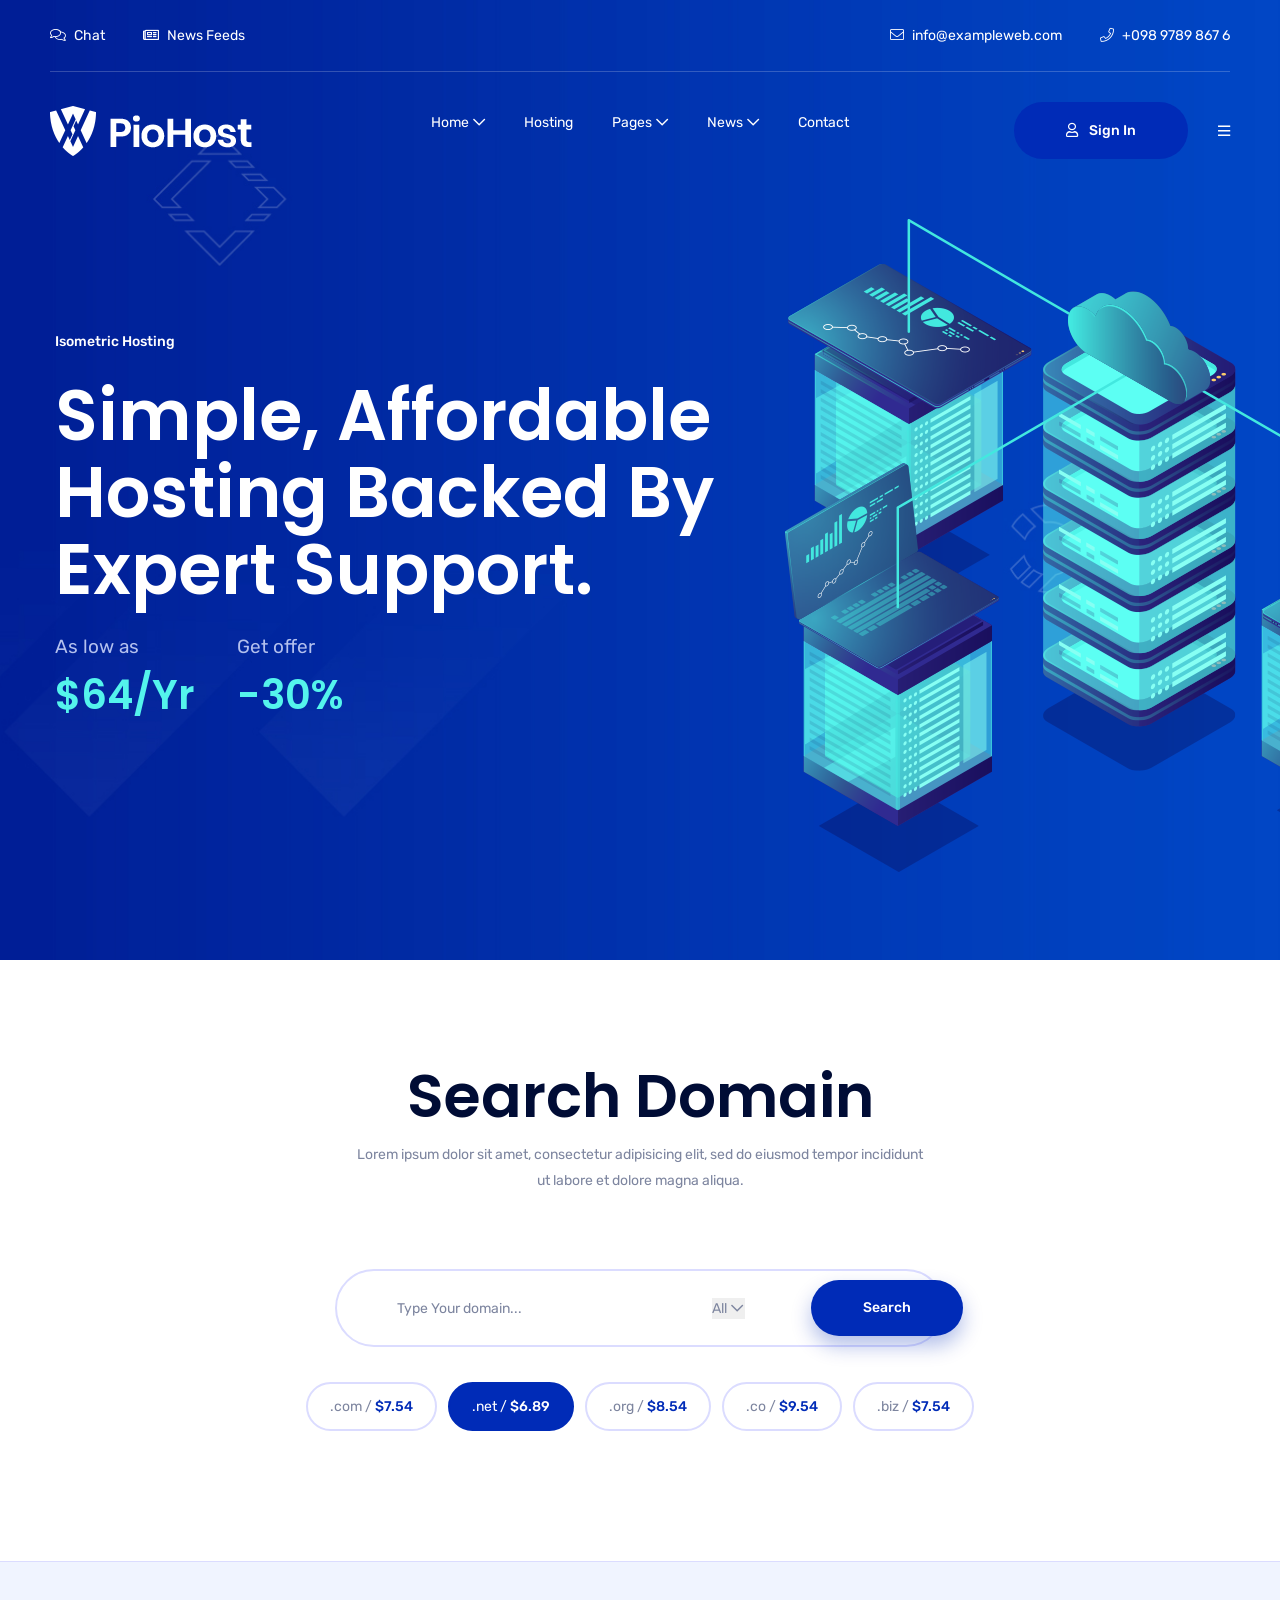
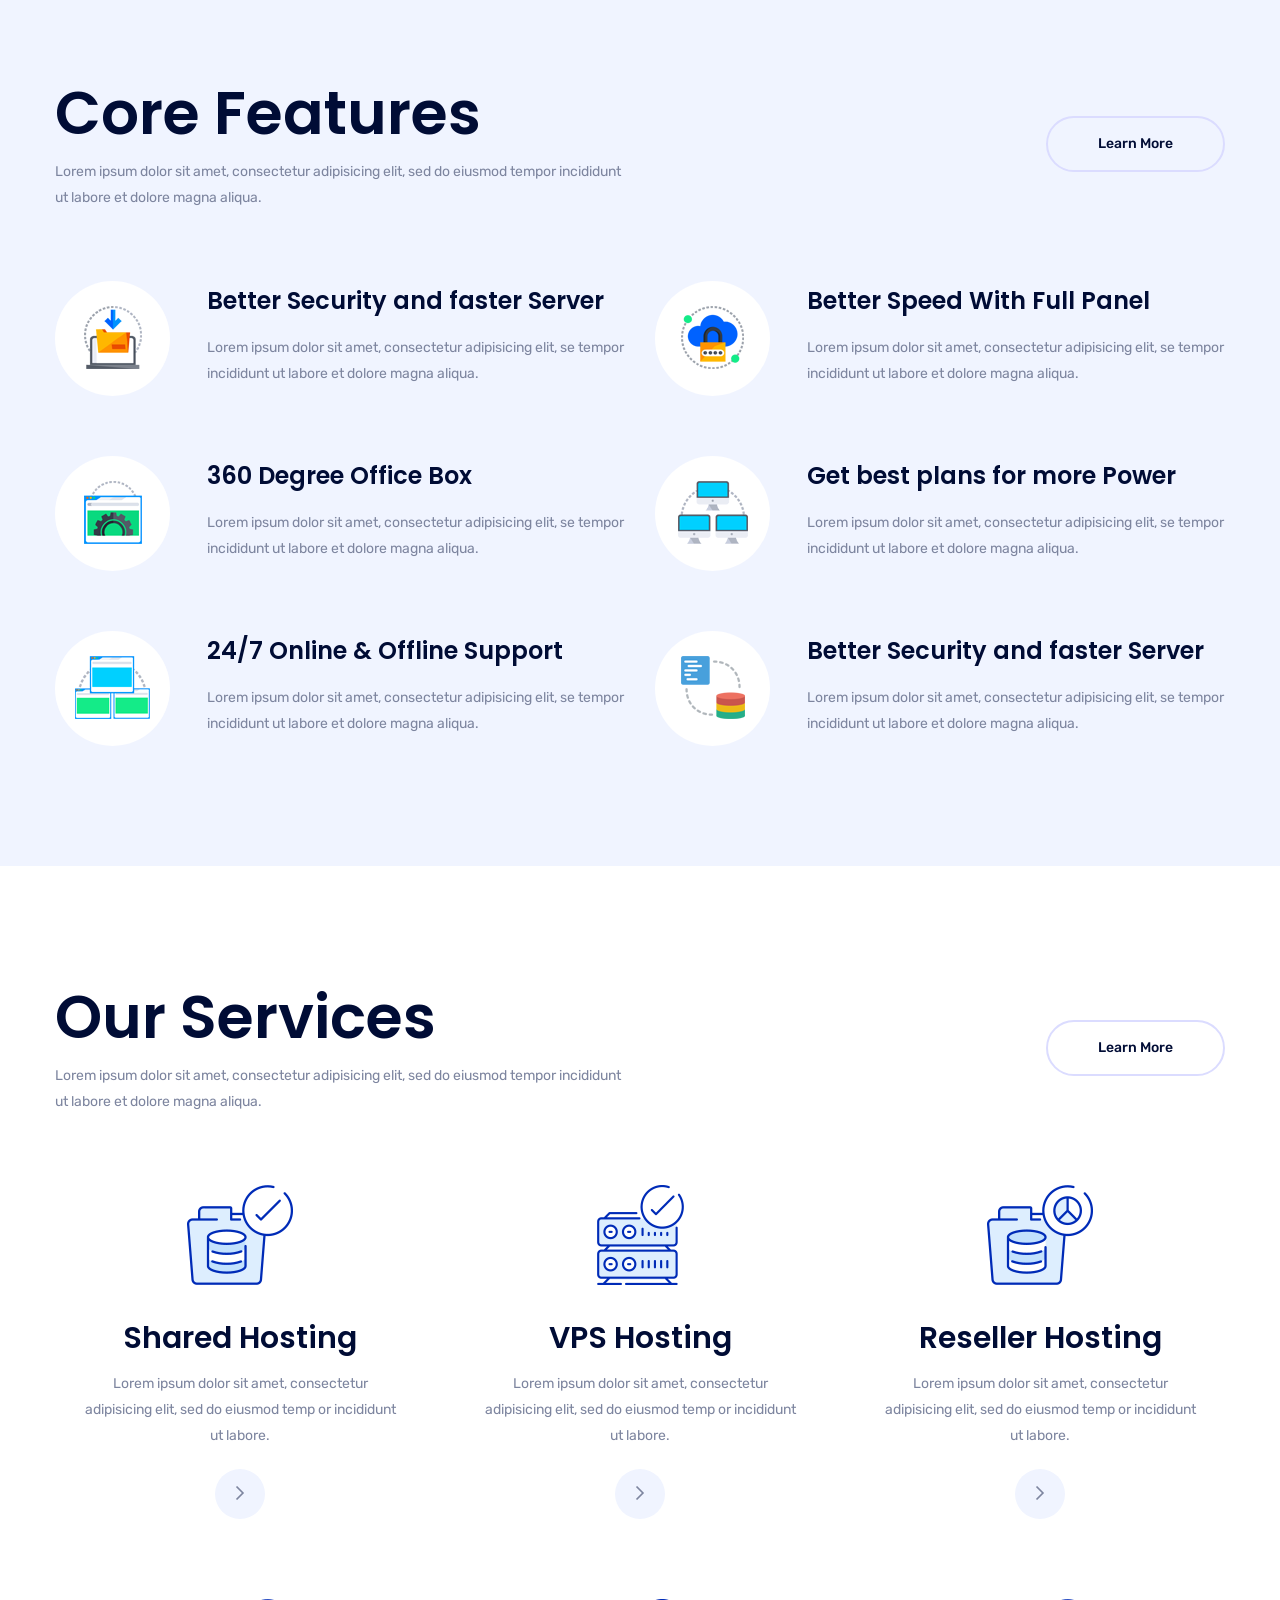
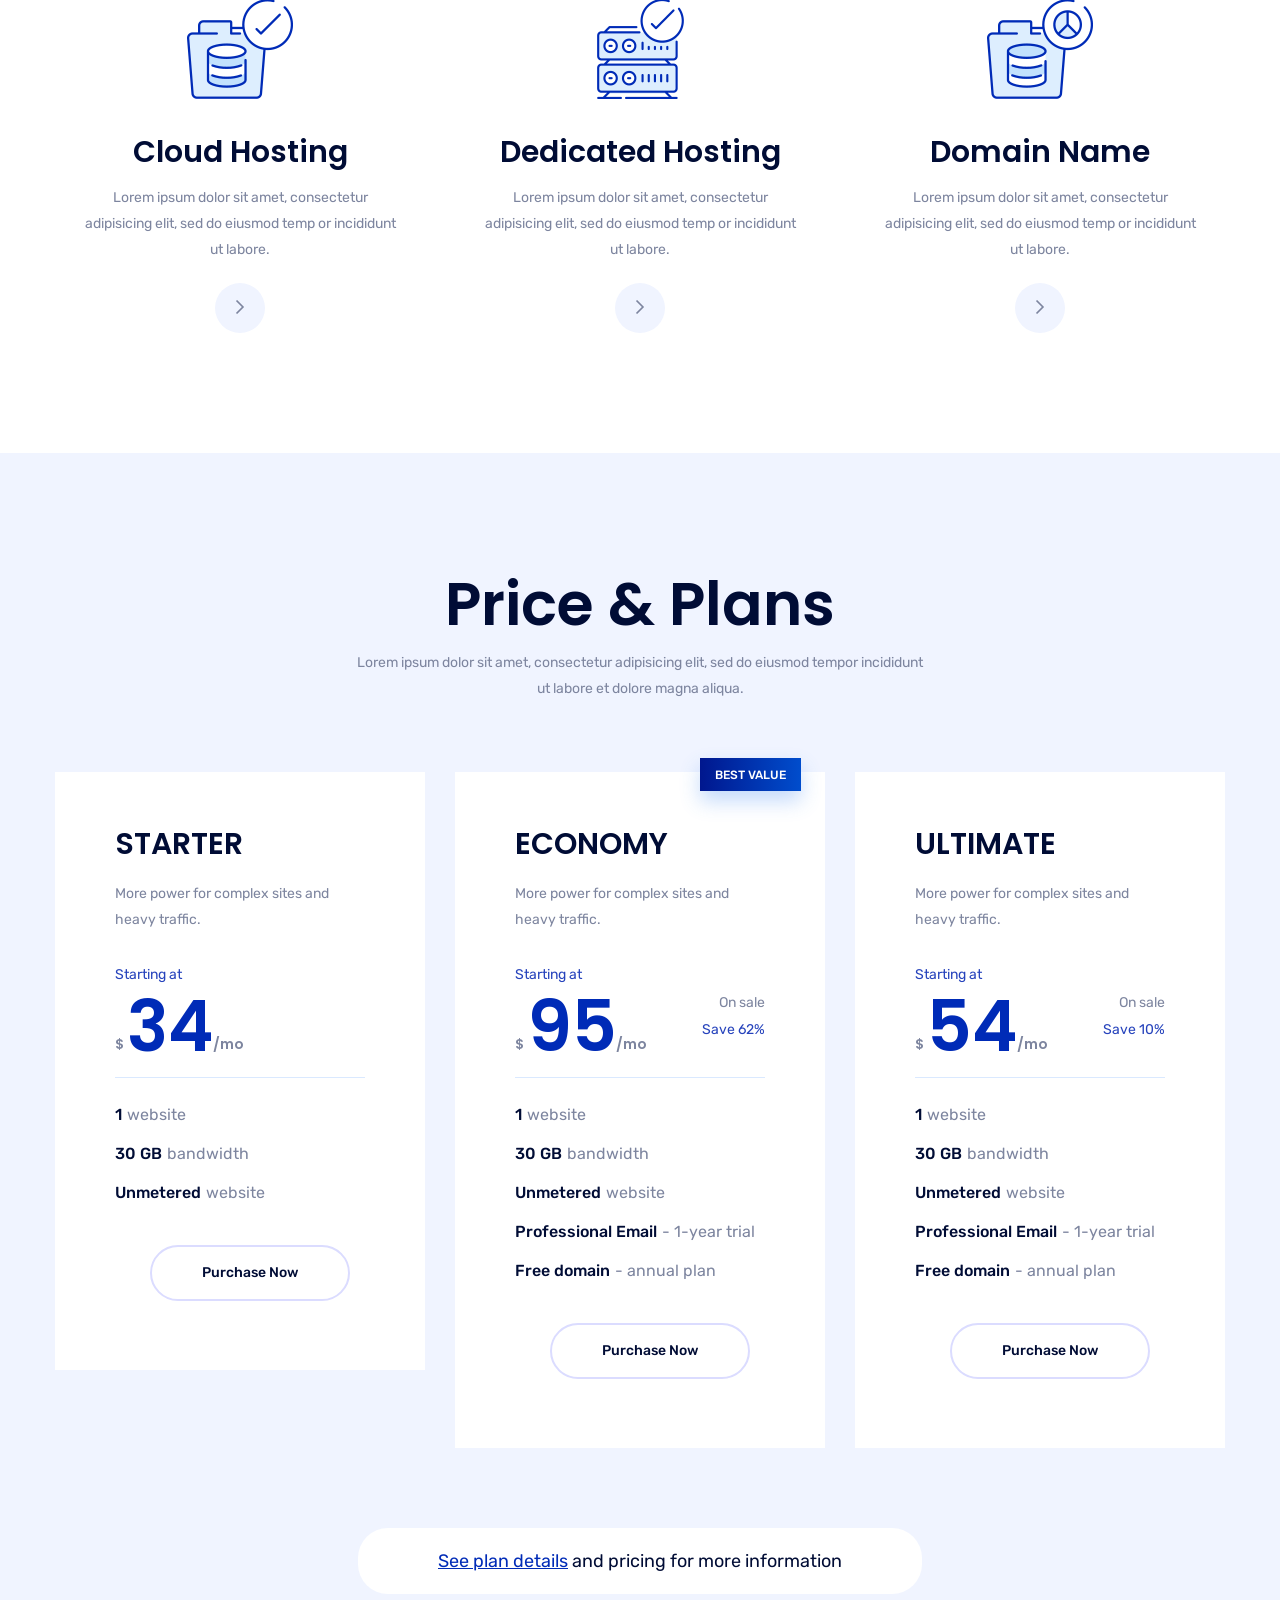
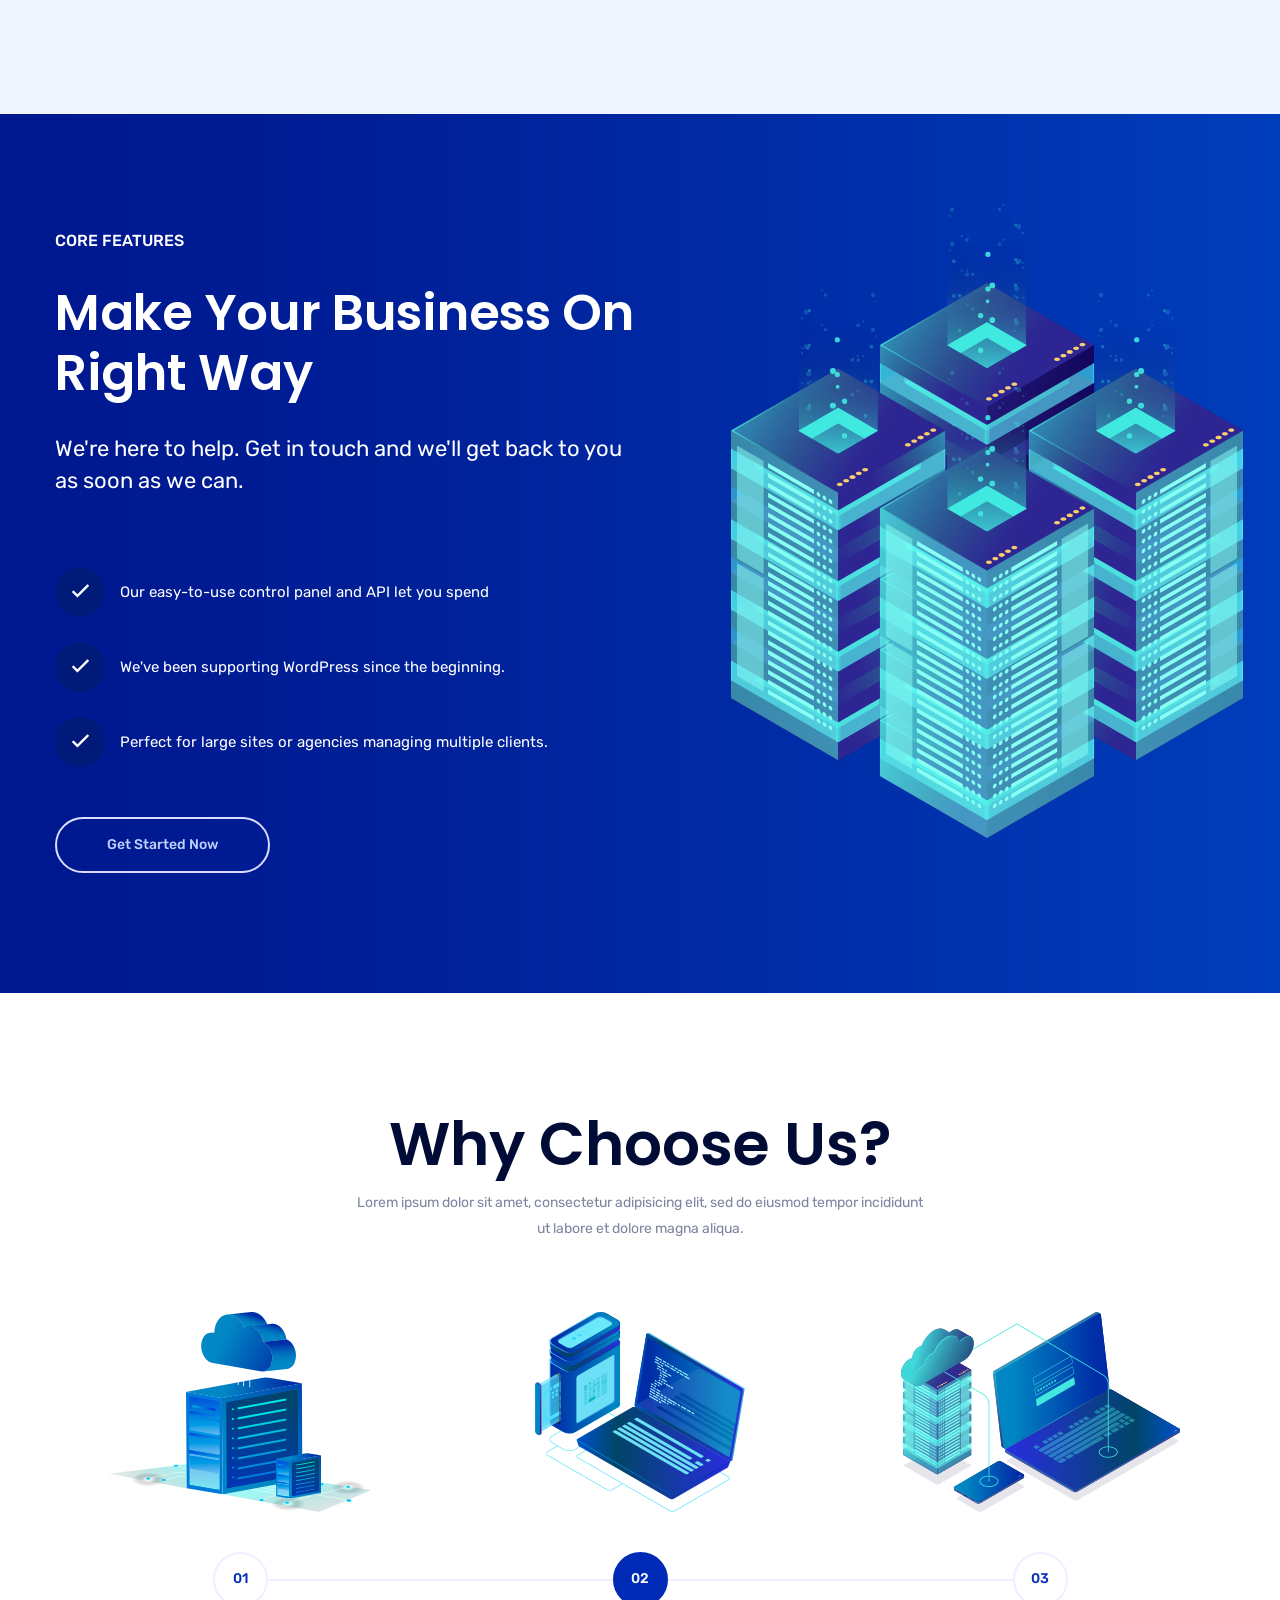
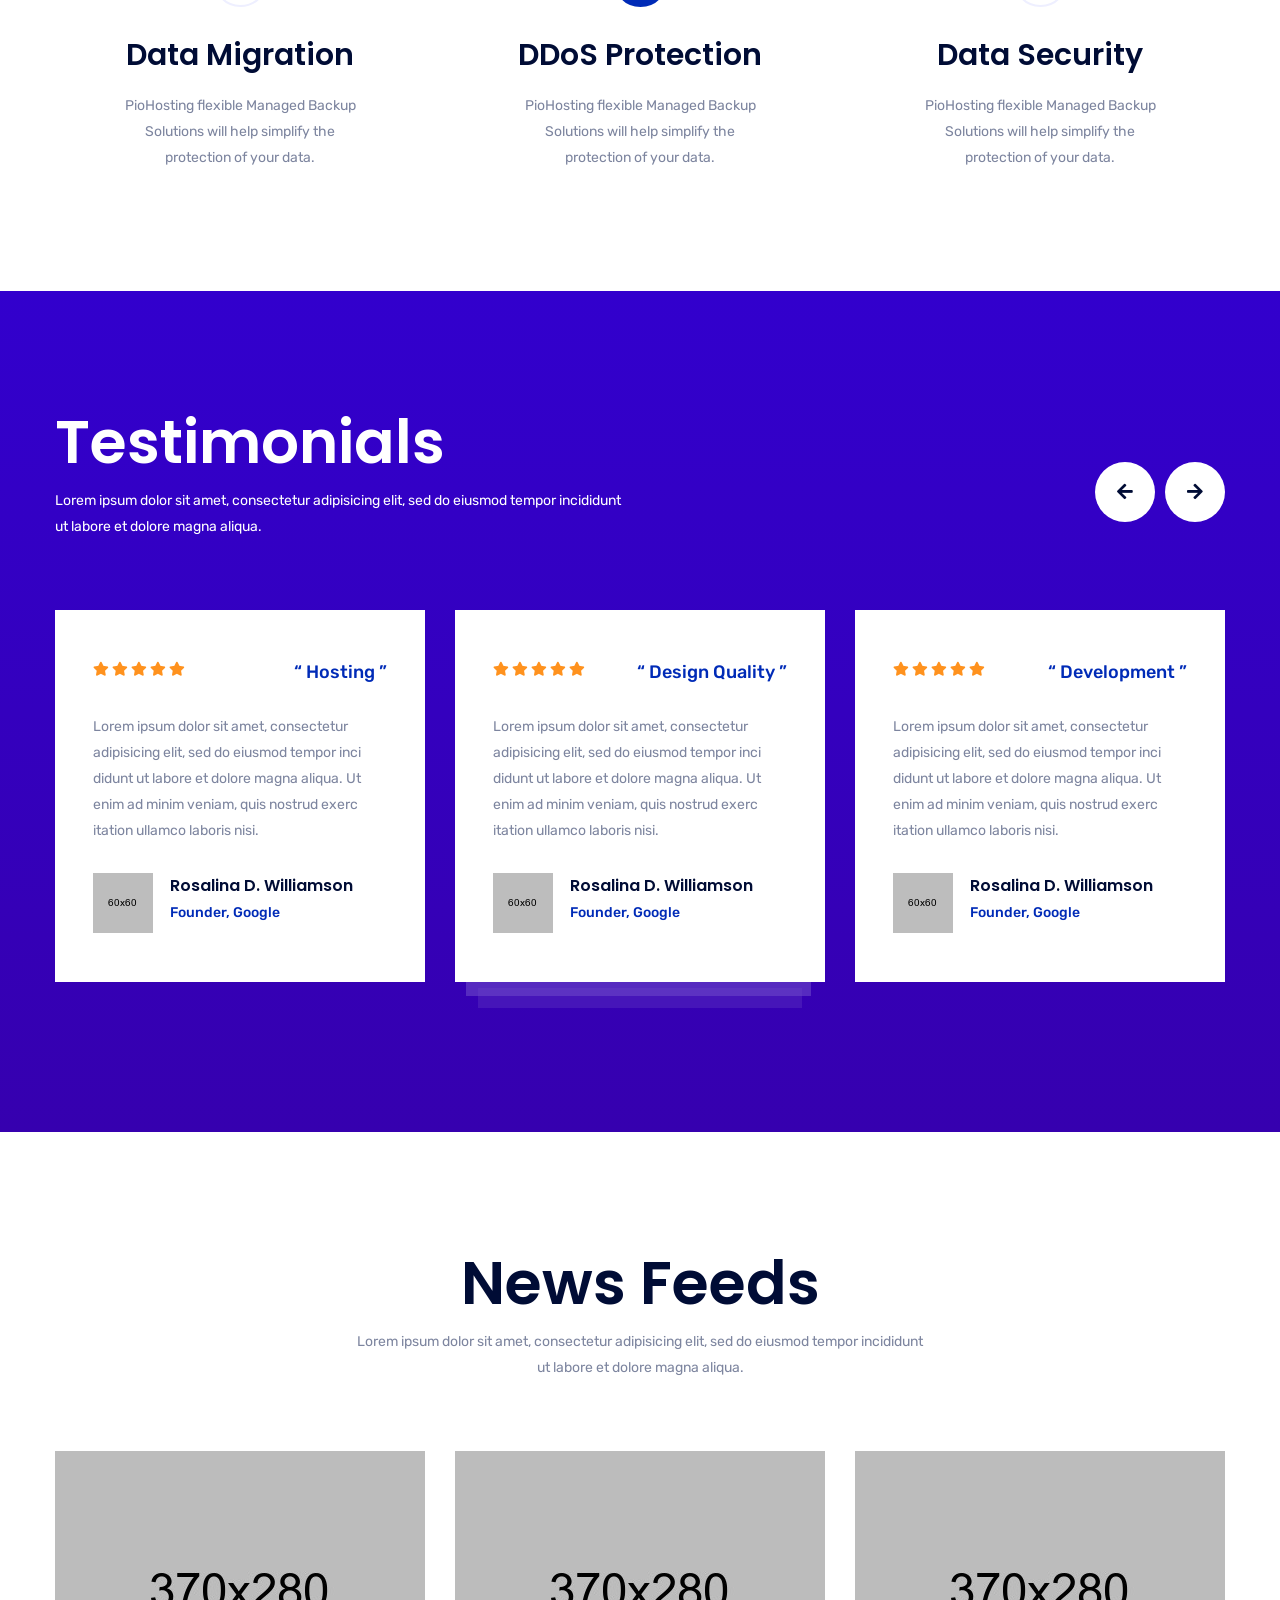
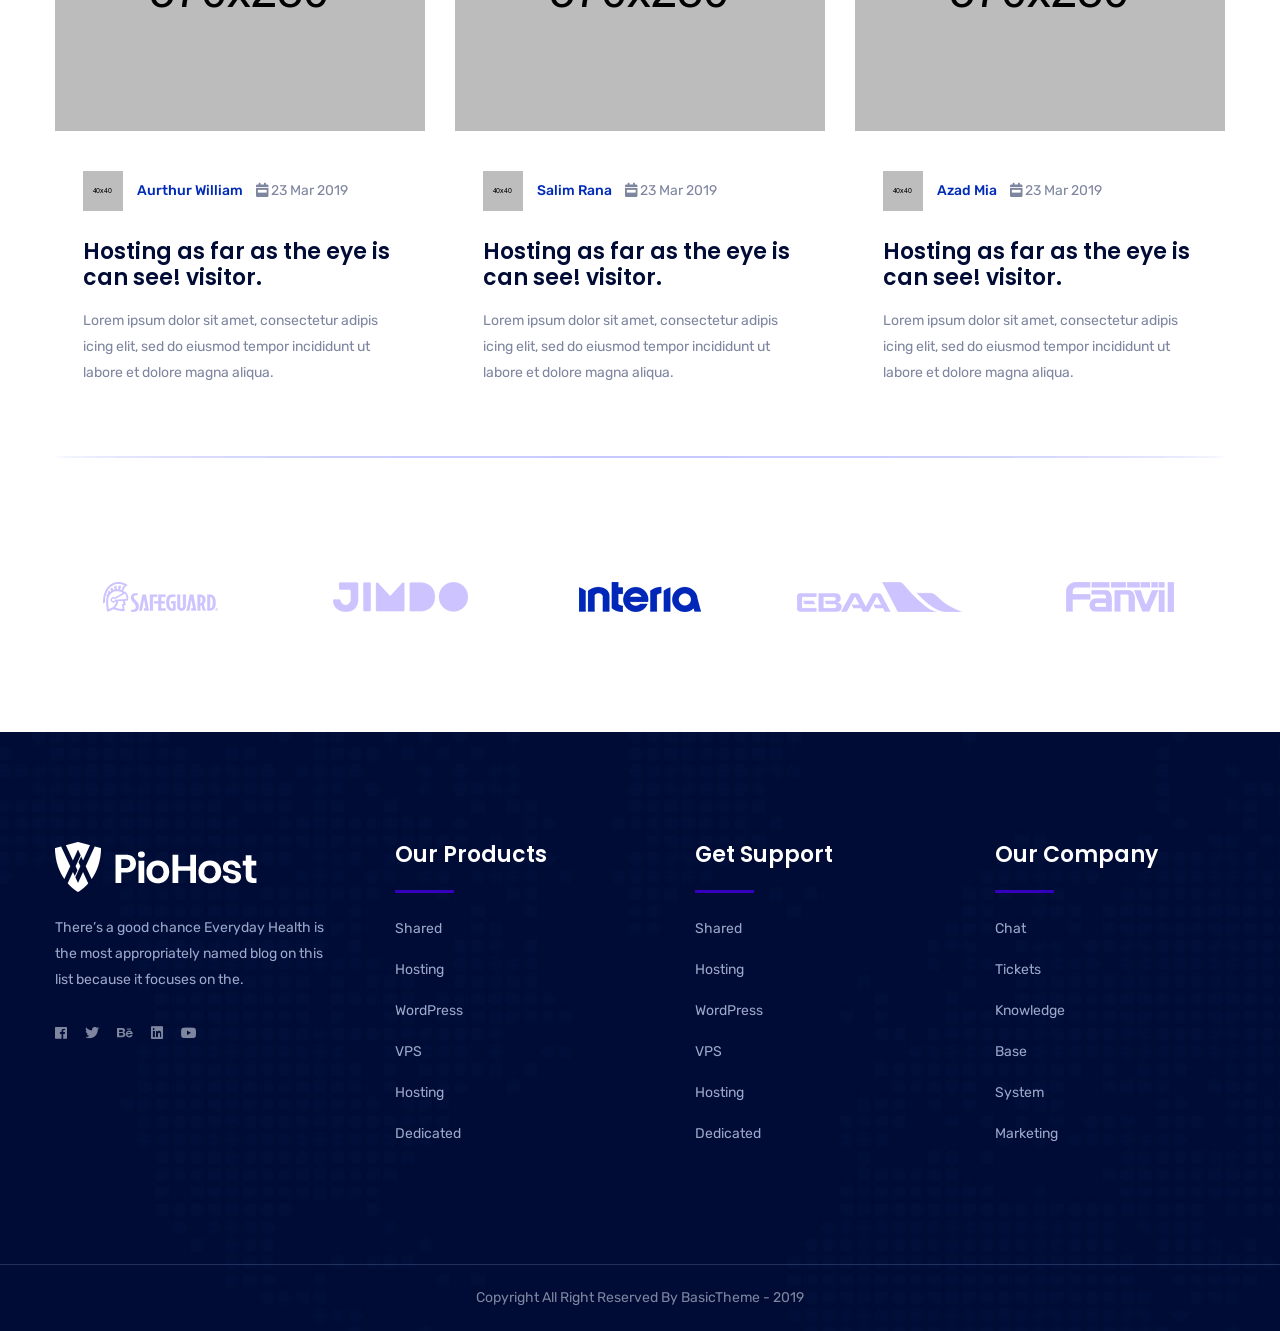
<file: index-2.html>
<!doctype html>
<html class="no-js" lang="zxx">
    <head>
        <meta charset="utf-8">
        <meta http-equiv="x-ua-compatible" content="ie=edge">
        <title>Piohost - Domain and Web Hosting HTML5 Template</title>
        <meta name="description" content="">
        <meta name="viewport" content="width=device-width, initial-scale=1">

        <link rel="manifest" href="site.webmanifest">
		<link rel="shortcut icon" type="image/x-icon" href="img/favicon.png">
        <!-- Place favicon.png in the root directory -->

		<!-- CSS here -->
        <link rel="stylesheet" href="css/bootstrap.min.css">
        <link rel="stylesheet" href="css/owl.carousel.min.css">
        <link rel="stylesheet" href="css/animate.min.css">
        <link rel="stylesheet" href="css/magnific-popup.css">
        <link rel="stylesheet" href="css/fontawesome.min.css">
        <link rel="stylesheet" href="css/meanmenu.css">
        <link rel="stylesheet" href="css/slick.css">
        <link rel="stylesheet" href="css/default.css">
        <link rel="stylesheet" href="css/main.css">
        <link rel="stylesheet" href="css/responsive.css">
    </head>
    <body>

        <!-- header start -->
        <header class="header-transparent header-2 header-space">
              <div class="header-top pt-25 pb-25 d-none d-md-block">
                  <div class="container-fluids">
                      <div class="row">
                           <div class="col-xl-6 col-lg-6 col-md-6">
                               <div class="header-left">
                                   <ul class="top-list">
                                       <li> <a href="#"><i class="fal fa-comments"></i><span> Chat</span></a></li>
                                       <li><a href="#"><i class="far fa-newspaper"></i><span> News Feeds</span></a></li>
                                   </ul>
                               </div>
                           </div>
                           <div class="col-xl-6 col-lg-6 col-md-6">
                               <div class="header-cta text-right">
                                  <ul class="top-list">
                                       <li><a href="#"><i class="fal fa-envelope"></i><span> info@exampleweb.com</span></a></li>
                                       <li class="mr-0"><a href="#"><i class="fal fa-phone"></i><span> +098 9789 867 6</span></a></li>
                                   </ul>
                               </div>
                           </div>
                      </div>
                  </div>
              </div>
            <div class="header-area header-bottom-space pt-45 pb-45">
                <div class="container-fluids">
                    <div class="row">
                        <div class="col-xl-3 col-lg-3 col-md-5 d-flex align-items-lg-center">
                            <div class="logo">
                                <a href="index.html"> <img src="img/logo/logo.png" alt=""> </a>
                            </div>
                        </div>
                        <div class="col-xl-6 col-lg-6 d-none d-lg-block">
                            <div class="main-menu text-center">
                                <nav id="mobile-menu">
                                    <ul>
                                        <li><a class="arrow-down" href="index.html">Home</a>
                                            <ul class="submenu">
                                                <li><a href="index.html">Homepage 01</a></li>
                                                <li><a href="index-2.html">Homepage 02</a></li>
                                                <li><a href="index-3.html">Homepage 03</a></li>
                                            </ul>
                                        </li>
                                        <li><a href="share-hosting.html">Hosting</a></li>
                                        <li><a class="arrow-down" href="#">Pages</a>
                                            <ul class="submenu">
                                                <li><a href="about.html">About</a></li>
                                                <li><a href="affiliate.html">Affiliate</a></li>
                                                <li><a href="domain-search.html">Domain Search</a></li>
                                                <li><a href="faq.html">faq</a></li>
                                                <li><a href="privacy.html">privacy</a></li>
                                                <li><a href="server.html">server</a></li>
                                                <li><a href="share-hosting.html">share hosting</a></li>
                                                <li><a href="support.html">support</a></li>
                                                <li><a href="team.html">team</a></li>
                                                <li><a href="whois.html">whois</a></li>
                                                <li><a href="login.html">login</a></li>
                                                <li><a href="register.html">register</a></li>
                                                <li><a href="recover.html">recover</a></li>
                                            </ul>
                                        </li>
                                        <li><a class="arrow-down" href="blog.html">News</a>
                                            <ul class="submenu">
                                                <li><a href="blog.html">News Default</a></li>
                                                <li><a href="blog-details.html">News Details</a></li>
                                            </ul>
                                        </li>
                                        <li><a href="contact.html">Contact</a></li>
                                    </ul>
                                </nav>
                            </div>
                        </div>
                        <div class="col-xl-3 col-lg-3 col-md-7 d-flex align-items-center justify-content-end">
                            <div class="header-btn f-right d-none d-md-block">
                                <a class="btn" href="#"><i class="far fa-user"></i> Sign In</a>
                            </div>
                            <div class="bar f-right d-none d-xl-block">
                                <a href="#"><i class="far fa-bars"></i></a>
                            </div>
                        </div>
                        <div class="col-12">
                            <div class="mobile-menu"></div>
                        </div>
                    </div>
                </div>
            </div>
        </header>
        <!-- header start -->

        <main>
            <!-- slider start -->
            <section class="slider-area position-relative fix">
                <div class="slider-ac">
                    <div class="single-slider d-flex pt-130 align-items-center slider-height" style="background-image:url(img/slider/serviebg.jpg)">
                        <div class="container">
                            <div class="row">
                                <div class="col-xl-7">
                                    <div class="slider-text slider-text-2">
                                        <span class="d-block wow fadeInUp animated" data-wow-delay="0.3s">Isometric Hosting</span>
                                        <h2 class="wow fadeInUp animated" data-wow-delay="0.6s">Simple, Affordable Hosting Backed By Expert Support.</h2>
                                        <div class="slider-text-offer wow fadeInUp animated" data-wow-delay="0.9s">
                                            <div class="row">
                                                <div class="col-xl-2 col-lg-2 col-md-3">
                                                    <div class="single-offer mb-30">
                                                       <span>As low as</span>
                                                        <h3>$64/Yr</h3>
                                                    </div>
                                                </div>
                                                <div class="col-xl-3 col-lg-3 col-md-3">
                                                    <div class="single-offer pl-65 mb-30">
                                                       <span>Get offer</span>
                                                        <h3>-30%</h3>
                                                    </div>
                                                </div>
                                            </div>
                                        </div>
                                    </div>
                                </div>
                                <div class="col-xl-5 d-none d-xl-block">
                                   <div class="slider-bottom-imgs wow fadeInRight animated" data-wow-delay="1.3s">
                                      <img src="img/slider/header-hostingbg.png" alt="">
                                    </div>
                                </div>
                            </div>
                        </div>
                    </div>
                </div>
            </section>
            <!-- slider end -->
            <!-- domain-search-area  start -->
            <section class="domain-search-area pt-100 pb-120">
                <div class="container">
                    <div class="row ">
                        <div class="col-xl-6 offset-xl-3">
                            <div class="section-title text-center mb-75">
                                <h2>Search Domain</h2>
                                <p>Lorem ipsum dolor sit amet, consectetur adipisicing elit, sed do eiusmod tempor incididunt ut labore et dolore magna aliqua. </p>
                            </div>
                        </div>
                    </div>
                    <div class="row">
                        <div class="col-xl-8 offset-xl-2">
                            <div class="domain-search">
                                <div class="position-relative">
                                    <form action="#">
                                        <input type="text" placeholder="Type Your domain...">
                                        <button type="submit" class="btn btn-2">search</button>
                                        <div class="domain-select">
                                            <select name="select">
                                                <option value="1">All</option>
                                                <option value="1">.Net</option>
                                                <option value="1">.Com</option>
                                                <option value="1">.Org</option>
                                                <option value="1">.Co</option>
                                                <option value="1">.Biz</option>
                                            </select>
                                        </div>
                                    </form>
                                </div>
                            </div>
                            <div class="domain-list mt-35 text-center">
                                <ul>
                                    <li><a href="#">.com / <span>$7.54</span></a></li>
                                    <li><a class="active" href="#">.net / <span>$6.89</span></a></li>
                                    <li><a href="#">.org / <span>$8.54</span></a></li>
                                    <li><a href="#">.co / <span>$9.54</span></a></li>
                                    <li><a href="#">.biz / <span>$7.54</span></a></li>
                                </ul>
                            </div>
                        </div>
                    </div>
                </div>
            </section>
            <!-- domain-search-area  end -->
            <!-- core-features-area start -->
            <section class="core-features-area gray-bg pt-115 pb-60">
                <div class="container">
                    <div class="row align-items-center mb-40">
                        <div class="col-xl-6 col-lg-8">
                            <div class="section-title mb-30">
                                <h2>Core Features</h2>
                                <p>Lorem ipsum dolor sit amet, consectetur adipisicing elit, sed do eiusmod tempor incididunt ut labore et dolore magna aliqua. </p>
                            </div>
                        </div>
                        <div class="col-xl-6 col-lg-4">
                            <div class="section-link text-left text-lg-right mb-30">
                                <a href="#" class="btn btn-soft-border">Learn More</a>
                            </div>
                        </div>
                    </div>
                    <div class="row">
                        <div class="col-xl-6 col-lg-6">
                            <div class="features-box mb-60">
                                <div class="core-features-icon">
                                    <img src="img/icon/core.png" alt="">
                                </div>
                                <div class="services-content core-features-content">
                                    <h4>Better Security and faster Server</h4>
                                    <p>Lorem ipsum dolor sit amet, consectetur adipisicing elit, se tempor incididunt ut labore et dolore magna aliqua. </p>

                                </div>
                            </div>
                        </div>
                        <div class="col-xl-6 col-lg-6">
                            <div class="features-box mb-60">
                                <div class="core-features-icon">
                                    <img src="img/icon/core1.png" alt="">
                                </div>
                                <div class="services-content core-features-content">
                                    <h4>Better Speed With Full Panel</h4>
                                    <p>Lorem ipsum dolor sit amet, consectetur adipisicing elit, se tempor incididunt ut labore et dolore magna aliqua. </p>

                                </div>
                            </div>
                        </div>
                        <div class="col-xl-6 col-lg-6">
                            <div class="features-box mb-60">
                                <div class="core-features-icon">
                                    <img src="img/icon/core2.png" alt="">
                                </div>
                                <div class="services-content core-features-content">
                                    <h4>360 Degree Office Box</h4>
                                    <p>Lorem ipsum dolor sit amet, consectetur adipisicing elit, se tempor incididunt ut labore et dolore magna aliqua. </p>

                                </div>
                            </div>
                        </div>
                        <div class="col-xl-6 col-lg-6">
                            <div class="features-box mb-60">
                                <div class="core-features-icon">
                                    <img src="img/icon/core4.png" alt="">
                                </div>
                                <div class="services-content core-features-content">
                                    <h4>Get best plans for more Power</h4>
                                    <p>Lorem ipsum dolor sit amet, consectetur adipisicing elit, se tempor incididunt ut labore et dolore magna aliqua. </p>

                                </div>
                            </div>
                        </div>
                        <div class="col-xl-6 col-lg-6">
                            <div class="features-box mb-60">
                                <div class="core-features-icon">
                                    <img src="img/icon/core5.png" alt="">
                                </div>
                                <div class="services-content core-features-content">
                                    <h4>24/7 Online & Offline Support</h4>
                                    <p>Lorem ipsum dolor sit amet, consectetur adipisicing elit, se tempor incididunt ut labore et dolore magna aliqua. </p>

                                </div>
                            </div>
                        </div>
                        <div class="col-xl-6 col-lg-6">
                            <div class="features-box mb-60">
                                <div class="core-features-icon">
                                    <img src="img/icon/core6.png" alt="">
                                </div>
                                <div class="services-content core-features-content">
                                    <h4>Better Security and faster Server</h4>
                                    <p>Lorem ipsum dolor sit amet, consectetur adipisicing elit, se tempor incididunt ut labore et dolore magna aliqua. </p>
                                </div>
                            </div>
                        </div>
                    </div>
                </div>
            </section>
            <!-- core-features-area end -->
            <!-- services-area start -->
            <section class="services-area pt-115 pb-40">
                <div class="container">
                    <div class="row align-items-center mb-40">
                        <div class="col-xl-6 col-lg-8">
                            <div class="section-title mb-30">
                                <h2>Our Services</h2>
                                <p>Lorem ipsum dolor sit amet, consectetur adipisicing elit, sed do eiusmod
                                    tempor incididunt ut labore et dolore magna aliqua.</p>
                            </div>
                        </div>
                        <div class="col-xl-6 col-lg-4">
                            <div class="section-link text-left text-lg-right mb-30">
                                <a href="#" class="btn btn-soft-border">Learn More</a>
                            </div>
                        </div>
                    </div>
                    <div class="row">
                        <div class="col-xl-4 col-lg-4 col-md-6">
                            <div class="services-box text-center mb-80">
                                <div class="services-icon mb-35">
                                    <img src="img/icon/s01.png" alt="">
                                </div>
                                <div class="services-content">
                                    <h3><a href="#">Shared Hosting</a></h3>
                                    <p>Lorem ipsum dolor sit amet, consectetur adipisicing elit, sed do eiusmod temp
                                        or incididunt ut labore.</p>
                                    <a class="services-link" href="#"><i class="far fa-chevron-right"></i></a>
                                </div>
                            </div>
                        </div>
                        <div class="col-xl-4 col-lg-4 col-md-6">
                            <div class="services-box text-center mb-80">
                                <div class="services-icon mb-35">
                                    <img src="img/icon/s02.png" alt="">
                                </div>
                                <div class="services-content">
                                    <h3><a href="#">VPS Hosting</a></h3>
                                    <p>Lorem ipsum dolor sit amet, consectetur adipisicing elit, sed do eiusmod temp
                                        or incididunt ut labore.</p>
                                    <a class="services-link" href="#"><i class="far fa-chevron-right"></i></a>
                                </div>
                            </div>
                        </div>
                        <div class="col-xl-4 col-lg-4 col-md-6">
                            <div class="services-box text-center mb-80">
                                <div class="services-icon mb-35">
                                    <img src="img/icon/s03.png" alt="">
                                </div>
                                <div class="services-content">
                                    <h3><a href="#">Reseller Hosting</a></h3>
                                    <p>Lorem ipsum dolor sit amet, consectetur adipisicing elit, sed do eiusmod temp
                                        or incididunt ut labore.</p>
                                    <a class="services-link" href="#"><i class="far fa-chevron-right"></i></a>
                                </div>
                            </div>
                        </div>
                        <div class="col-xl-4 col-lg-4 col-md-6">
                            <div class="services-box text-center mb-80">
                                <div class="services-icon mb-35">
                                    <img src="img/icon/s04.png" alt="">
                                </div>
                                <div class="services-content">
                                    <h3><a href="#">Cloud Hosting</a></h3>
                                    <p>Lorem ipsum dolor sit amet, consectetur adipisicing elit, sed do eiusmod temp
                                        or incididunt ut labore.</p>
                                    <a class="services-link" href="#"><i class="far fa-chevron-right"></i></a>
                                </div>
                            </div>
                        </div>
                        <div class="col-xl-4 col-lg-4 col-md-6">
                            <div class="services-box text-center mb-80">
                                <div class="services-icon mb-35">
                                    <img src="img/icon/s05.png" alt="">
                                </div>
                                <div class="services-content">
                                    <h3><a href="#">Dedicated Hosting</a></h3>
                                    <p>Lorem ipsum dolor sit amet, consectetur adipisicing elit, sed do eiusmod temp
                                        or incididunt ut labore.</p>
                                    <a class="services-link" href="#"><i class="far fa-chevron-right"></i></a>
                                </div>
                            </div>
                        </div>
                        <div class="col-xl-4 col-lg-4 col-md-6">
                            <div class="services-box text-center mb-80">
                                <div class="services-icon mb-35">
                                    <img src="img/icon/s06.png" alt="">
                                </div>
                                <div class="services-content">
                                    <h3><a href="#">Domain Name</a></h3>
                                    <p>Lorem ipsum dolor sit amet, consectetur adipisicing elit, sed do eiusmod temp
                                        or incididunt ut labore.</p>
                                    <a class="services-link" href="#"><i class="far fa-chevron-right"></i></a>
                                </div>
                            </div>
                        </div>
                    </div>
                </div>
            </section>
            <!-- services-area end -->
            <!-- pricing area start -->
            <section class="pricing-area gray-bg pt-115 pb-120">
                <div class="container">
                    <div class="row ">
                        <div class="col-xl-6 offset-xl-3">
                            <div class="section-title text-center mb-70">
                                <h2>Price & Plans</h2>
                                <p>Lorem ipsum dolor sit amet, consectetur adipisicing elit, sed do eiusmod
                                    tempor incididunt ut labore et dolore magna aliqua.</p>
                            </div>
                        </div>
                    </div>
                    <div class="row">
                        <div class="col-xl-4 col-lg-4">
                            <div class="pricing-wrapper pricing-info white-bg  mb-30">
                                <div class="pricing-header mb-20">
                                    <h3>Starter</h3>
                                     <p>More power for complex sites and heavy traffic.</p>
                                </div>
                                <span class="price-color">Starting at</span>
                                <div class="price-body price-body-two">
                                   <h2><span>$</span> 34 <span class="month">/mo</span></h2>
                                </div>
                                <div class="price-body-bottom mt-25 mb-25">
                                     <ul>
                                         <li><span>1</span>website</li>
                                         <li><span>30 GB</span>bandwidth</li>
                                         <li><span>Unmetered</span>website</li>

                                     </ul>
                                </div>
                                 <div class="price-btn">
                                    <a href="#" class="btn btn-soft-border">Purchase Now</a>
                              </div>
                        </div>
                    </div>
                    <div class="col-xl-4 col-lg-4">
                        <div class="pricing-wrapper pricing-info white-bg  mb-30">
                            <div class="pricing-header mb-20">
                                <span class="bg-price">Best value</span>
                                <h3>Economy</h3>
                                    <p>More power for complex sites and heavy traffic.</p>
                            </div>
                            <span class="price-color">Starting at</span>
                            <div class="price-body price-body-two">
                                <h2><span>$</span> 95 <span class="month">/mo</span></h2>
                            <div class="pricing-body-right">
                                    <span>On sale</span>
                                    <span class="price-colors">Save 62%</span>
                                </div>
                            </div>
                            <div class="price-body-bottom mt-25 mb-25">
                                <ul>
                                    <li><span>1</span>website</li>
                                    <li><span>30 GB</span>bandwidth</li>
                                    <li><span>Unmetered</span>website</li>
                                    <li><span>Professional Email</span>- 1-year trial</li>
                                    <li><span>Free domain</span>- annual plan </li>
                                </ul>
                            </div>
                                <div class="price-btn">
                                <a href="#" class="btn btn-soft-border">Purchase Now</a>
                            </div>
                        </div>
                    </div>
                    <div class="col-xl-4 col-lg-4">
                            <div class="pricing-wrapper pricing-info white-bg  mb-30">
                              <div class="pricing-header mb-20">
                                    <h3>Ultimate</h3>
                                     <p>More power for complex sites and heavy traffic.</p>
                                </div>
                                <span class="price-color">Starting at</span>
                                <div class="price-body price-body-two">
                                   <h2><span>$</span> 54 <span class="month">/mo</span></h2>
                                <div class="pricing-body-right">
                                        <span>On sale</span>
                                        <span class="price-colors">Save 10%</span>
                                    </div>
                                </div>
                                <div class="price-body-bottom mt-25 mb-25">
                                     <ul>
                                         <li><span>1</span>website</li>
                                         <li><span>30 GB</span>bandwidth</li>
                                         <li><span>Unmetered</span>website</li>
                                         <li><span>Professional Email</span>- 1-year trial</li>
                                         <li><span>Free domain</span>- annual plan </li>
                                     </ul>
                                </div>
                                 <div class="price-btn">
                                    <a href="#" class="btn btn-soft-border">Purchase Now</a>
                              </div>
                        </div>
                    </div>
                </div>
                  <div class="row">
                        <div class="col-12">
                            <div class="pricing-more-link text-center mt-50">
                                 <p><a href="#">See plan details</a> and pricing for more information</p>
                            </div>
                        </div>
                    </div>
              </div>
            </section>
            <!-- pricing area end -->

            <!-- faq-area start -->
            <section class="make-business-area pt-115 pb-90 fix" data-background="img/bg/makebg.jpg">
                <div class="container">
                    <div class="row">
                      <div class="col-xl-7 col-lg-7 mb-30">
                            <div class="faq-wrapper mb-30">
                                <div class="section-title make-business-titles section-title-white mb-70">
                                    <span>core features</span>
                                    <h3>Make Your Business On Right Way</h3>
                                    <h4>We're here to help. Get in touch and we'll get back to you as soon as we can.</h4>
                                </div>
                            </div>
                            <div class="make-business">
                                 <ul>
                                     <li><span>Our easy-to-use control panel and API let you spend</span></li>
                                     <li><span>We've been supporting WordPress since the beginning.</span></li>
                                     <li><span>Perfect for large sites or agencies managing multiple clients.</span></li>
                                 </ul>
                            </div>
                            <div class="make-btn">
                                <a href="#" class="btn btn-soft-border">Get Started Now</a>
                            </div>
                        </div>
                        <div class="col-xl-5 col-lg-5">
                            <div class="faq-img make-business-img mb-30">
                                <img src="img/bg/business.png" alt="">
                            </div>
                        </div>
                    </div>
                </div>
            </section>
            <!-- faq-area end -->

            <!-- chose-area start -->
            <section class="chose-area pt-115 pb-90">
                <div class="container">
                    <div class="row ">
                        <div class="col-xl-6 offset-xl-3 col-lg-8 offset-lg-2">
                            <div class="section-title text-center mb-70">
                                <h2>Why Choose Us?</h2>
                                <p>Lorem ipsum dolor sit amet, consectetur adipisicing elit, sed do eiusmod
                                    tempor incididunt ut labore et dolore magna aliqua.</p>
                            </div>
                        </div>
                    </div>
                    <div class="row chose-row">
                        <div class="col-xl-4 col-lg-4">
                            <div class="chose-box text-center mb-30">
                                <img src="img/chose/c01.png" alt="">
                                <div class="chose-content">
                                    <span>01</span>
                                    <h3>Data Migration</h3>
                                    <p>PioHosting flexible Managed
                                        Backup Solutions will help simplify
                                        the protection of your data.</p>
                                </div>
                            </div>
                        </div>
                        <div class="col-xl-4 col-lg-4">
                            <div class="chose-box text-center active mb-30">
                                <img src="img/chose/c02.png" alt="">
                                <div class="chose-content">
                                    <span>02</span>
                                    <h3>DDoS Protection</h3>
                                    <p>PioHosting flexible Managed
                                        Backup Solutions will help simplify
                                        the protection of your data.</p>
                                </div>
                            </div>
                        </div>
                        <div class="col-xl-4 col-lg-4">
                            <div class="chose-box text-center mb-30">
                                <img src="img/chose/c03.png" alt="">
                                <div class="chose-content">
                                    <span>03</span>
                                    <h3>Data Security</h3>
                                    <p>PioHosting flexible Managed
                                        Backup Solutions will help simplify
                                        the protection of your data.</p>
                                </div>
                            </div>
                        </div>
                    </div>
                </div>
            </section>
            <!-- chose-area end -->
            <!-- testimonail area start -->
            <section class="testimonail-area grad-bg pt-115 pb-120">
                <div class="container">
                    <div class="row">
                        <div class="col-xl-6 col-lg-8">
                            <div class="section-title section-title-white mb-70">
                                <h2>Testimonials</h2>
                                <p>Lorem ipsum dolor sit amet, consectetur adipisicing elit, sed do eiusmod tempor incididunt ut
                                    labore et dolore magna aliqua. </p>
                            </div>
                        </div>
                    </div>
                    <div class="row activ-testimonai">
                        <div class="col-xl-12">
                            <div class="testimonail-wraper mb-30">
                                <div class="testimonail-titles">
                                    <div class="testimonail-icon">
                                        <i class="fa fa-star"></i>
                                        <i class="fa fa-star"></i>
                                        <i class="fa fa-star"></i>
                                        <i class="fa fa-star"></i>
                                        <i class="fa fa-star"></i>
                                    </div>
                                    <span>“ Design Quality ”</span>
                                </div>
                                <p>Lorem ipsum dolor sit amet, consectetur adipisicing elit, sed do eiusmod tempor inci didunt ut
                                    labore et dolore magna aliqua. Ut enim ad minim veniam, quis nostrud exerc itation ullamco
                                    laboris nisi. </p>
                                <div class="testimonail-author">
                                    <div class="testimonail-img">
                                        <img src="img/author/author.png" alt="">
                                    </div>
                                    <h5>Rosalina D. Williamson</h5>
                                    <span>Founder, Google</span>
                                </div>
                            </div>
                        </div>
                        <div class="col-xl-12">
                            <div class="testimonail-wraper mb-30">
                                <div class="testimonail-titles">
                                    <div class="testimonail-icon">
                                        <i class="fa fa-star"></i>
                                        <i class="fa fa-star"></i>
                                        <i class="fa fa-star"></i>
                                        <i class="fa fa-star"></i>
                                        <i class="fa fa-star"></i>
                                    </div>
                                    <span>“ Development ”</span>
                                </div>
                                <p>Lorem ipsum dolor sit amet, consectetur adipisicing elit, sed do eiusmod tempor inci didunt ut
                                    labore et dolore magna aliqua. Ut enim ad minim veniam, quis nostrud exerc itation ullamco
                                    laboris nisi. </p>
                                <div class="testimonail-author">
                                    <div class="testimonail-img">
                                        <img src="img/author/author.png" alt="">
                                    </div>
                                    <h5>Rosalina D. Williamson</h5>
                                    <span>Founder, Google</span>
                                </div>
                            </div>
                        </div>
                        <div class="col-xl-12">
                            <div class="testimonail-wraper mb-30">
                                <div class="testimonail-titles">
                                    <div class="testimonail-icon">
                                        <i class="fa fa-star"></i>
                                        <i class="fa fa-star"></i>
                                        <i class="fa fa-star"></i>
                                        <i class="fa fa-star"></i>
                                        <i class="fa fa-star"></i>
                                    </div>
                                    <span>“ Design Quality ”</span>
                                </div>
                                <p>Lorem ipsum dolor sit amet, consectetur adipisicing elit, sed do eiusmod tempor inci didunt ut
                                    labore et dolore magna aliqua. Ut enim ad minim veniam, quis nostrud exerc itation ullamco
                                    laboris nisi. </p>
                                <div class="testimonail-author">
                                    <div class="testimonail-img">
                                        <img src="img/author/author.png" alt="">
                                    </div>
                                    <h5>Rosalina D. Williamson</h5>
                                    <span>Founder, Google</span>
                                </div>
                            </div>
                        </div>
                        <div class="col-xl-12">
                            <div class="testimonail-wraper mb-30">
                                <div class="testimonail-titles">
                                    <div class="testimonail-icon">
                                        <i class="fa fa-star"></i>
                                        <i class="fa fa-star"></i>
                                        <i class="fa fa-star"></i>
                                        <i class="fa fa-star"></i>
                                        <i class="fa fa-star"></i>
                                    </div>
                                    <span>“  Development ”</span>
                                </div>
                                <p>Lorem ipsum dolor sit amet, consectetur adipisicing elit, sed do eiusmod tempor inci didunt ut
                                    labore et dolore magna aliqua. Ut enim ad minim veniam, quis nostrud exerc itation ullamco
                                    laboris nisi. </p>
                                <div class="testimonail-author">
                                    <div class="testimonail-img">
                                        <img src="img/author/author.png" alt="">
                                    </div>
                                    <h5>Rosalina D. Williamson</h5>
                                    <span>Founder, Google</span>
                                </div>
                            </div>
                        </div>
                        <div class="col-xl-12">
                            <div class="testimonail-wraper mb-30">
                                <div class="testimonail-titles">
                                    <div class="testimonail-icon">
                                        <i class="fa fa-star"></i>
                                        <i class="fa fa-star"></i>
                                        <i class="fa fa-star"></i>
                                        <i class="fa fa-star"></i>
                                        <i class="fa fa-star"></i>
                                    </div>
                                    <span>“ Hosting ”</span>
                                </div>
                                <p>Lorem ipsum dolor sit amet, consectetur adipisicing elit, sed do eiusmod tempor inci didunt ut
                                    labore et dolore magna aliqua. Ut enim ad minim veniam, quis nostrud exerc itation ullamco
                                    laboris nisi. </p>
                                <div class="testimonail-author">
                                    <div class="testimonail-img">
                                        <img src="img/author/author.png" alt="">
                                    </div>
                                    <h5>Rosalina D. Williamson</h5>
                                    <span>Founder, Google</span>
                                </div>
                            </div>
                        </div>
                    </div>
                </div>
            </section>
            <!-- testimonail area end -->
            <!-- news feed area start -->
            <section class="news-feed-area pt-115 pb-115">
                <div class="container">
                    <div class="row">
                        <div class="col-xl-6 offset-xl-3 col-lg-8 offset-lg-2">
                            <div class="section-title mb-70 text-center">
                                <h2>News Feeds</h2>
                                <p>Lorem ipsum dolor sit amet, consectetur adipisicing elit, sed do eiusmod tempor incididunt ut
                                    labore et dolore magna aliqua. </p>
                            </div>
                        </div>
                    </div>
                    <div class="row">
                        <div class="col-xl-4 col-lg-4 col-md-6">
                            <div class="latest-feed mb-30">
                                <div class="news-feed-img">
                                    <a href="#"><img src="img/blog/latest1.jpg" alt=""></a>
                                </div>
                                <div class="news-feed-info">
                                    <div class="news-feed-mata">
                                        <ul>
                                            <li><img src="img/blog/lat.png" alt=""> <span><a href="#">Aurthur William</a></span>
                                            </li>
                                            <li><span><i class="fas fa-calendar-week"></i> 23 Mar 2019</span></li>
                                        </ul>
                                    </div>
                                    <div class="news-feed-titles">
                                        <h4><a href="#">Hosting as far as the eye is can see! visitor.</a></h4>
                                        <p>Lorem ipsum dolor sit amet, consectetur adipis icing elit, sed do eiusmod tempor
                                            incididunt ut labore et dolore magna aliqua.</p>
                                    </div>
                                </div>
                            </div>
                        </div>
                        <div class="col-xl-4 col-lg-4 col-md-6">
                            <div class="latest-feed mb-30">
                                <div class="news-feed-img">
                                    <a href="#"><img src="img/blog/latest2.jpg" alt=""></a>
                                </div>
                                <div class="news-feed-info">
                                    <div class="news-feed-mata">
                                        <ul>
                                            <li><img src="img/blog/let.png" alt=""> <span><a href="#">Salim Rana</a></span>
                                            </li>
                                            <li><span><i class="fas fa-calendar-week"></i> 23 Mar 2019</span></li>
                                        </ul>
                                    </div>
                                    <div class="news-feed-titles">
                                        <h4><a href="#">Hosting as far as the eye is can see! visitor.</a></h4>
                                        <p>Lorem ipsum dolor sit amet, consectetur adipis icing elit, sed do eiusmod tempor
                                            incididunt ut labore et dolore magna aliqua.</p>
                                    </div>
                                </div>
                            </div>
                        </div>
                        <div class="col-xl-4 col-lg-4 col-md-6">
                            <div class="latest-feed mb-30">
                                <div class="news-feed-img">
                                    <a href="#"><img src="img/blog/latest3.jpg" alt=""></a>
                                </div>
                                <div class="news-feed-info">
                                    <div class="news-feed-mata">
                                        <ul>
                                            <li><img src="img/blog/let1.png" alt=""> <span><a href="#">Azad Mia</a></span>
                                            </li>
                                            <li><span><i class="fas fa-calendar-week"></i> 23 Mar 2019</span></li>
                                        </ul>
                                    </div>
                                    <div class="news-feed-titles">
                                        <h4><a href="#">Hosting as far as the eye is can see! visitor.</a></h4>
                                        <p>Lorem ipsum dolor sit amet, consectetur adipis icing elit, sed do eiusmod tempor
                                            incididunt ut labore et dolore magna aliqua.</p>
                                    </div>
                                </div>
                            </div>
                        </div>
                    </div>
                    <div class="row mt-30">
                        <div class="col-md-12">
                            <div class="news-feed-bottom-img">
                                <img src="img/icon/line.png" alt="">
                            </div>
                        </div>
                    </div>
                </div>
            </section>
            <!-- news feed area end -->
            <!-- brand area -->
            <section class="brand-area pb-120">
                <div class="container">
                    <div class="row brand-active">
                        <div class="col-12">
                            <div class="single-brand">
                                <img src="img/brand/brand3.png" alt="">
                            </div>
                        </div>
                        <div class="col-12">
                            <div class="single-brand">
                                <img src="img/brand/brand2.png" alt="">
                            </div>
                        </div>
                        <div class="col-12">
                            <div class="single-brand">
                                <img src="img/brand/brand1.png" alt="">
                            </div>
                        </div>
                        <div class="col-12">
                            <div class="single-brand">
                                <img src="img/brand/brand4.png" alt="">
                            </div>
                        </div>
                        <div class="col-12">
                            <div class="single-brand">
                                <img src="img/brand/brand5.png" alt="">
                            </div>
                        </div>
                        <div class="col-12">
                            <div class="single-brand">
                                <img src="img/brand/brand1.png" alt="">
                            </div>
                        </div>
                    </div>
                </div>
            </section>
            <!-- brand end -->
        </main>

        <!-- footer start -->
        <footer class="footer-default" data-background="img/bg/footer-bg.jpg">
            <section class="footer-area pt-110 pb-90 bg-footer">
                <div class="container">
                    <div class="row d-flex justify-content-between">
                        <div class="col-xl-3 col-lg-3 col-md-12 mb-30">
                            <div class="footer-info">
                                <div class="widgets">
                                    <div class="footer-logo">
                                        <img src="img/logo/logo.png" alt="">
                                    </div>
                                    <p>There’s a good chance Everyday Health is the most appropriately named blog on this list because it focuses on the. </p>
                                </div>
                                <div class="footer-social-info">
                                    <a href="#"><i class="fab fa-facebook"></i></a>
                                    <a href="#"><i class="fab fa-twitter"></i></a>
                                    <a href="#"><i class="fab fa-behance"></i></a>
                                    <a href="#"><i class="fab fa-linkedin"></i></a>
                                    <a href="#"><i class="fab fa-youtube"></i></a>
                                </div>
                            </div>
                        </div>
                        <div class="col-xl-3 col-lg-3 col-md-4">
                            <div class="wigets mb-30 pl-40">
                                <div class="widgets-titles">
                                    <h4>Our Products</h4>
                                </div>
                                <div class="wegets-body">
                                    <ul>
                                        <li><a href="#">Shared</a></li>
                                        <li><a href="#">hosting</a></li>
                                        <li><a href="#">WordPress</a></li>
                                        <li><a href="#">VPS</a></li>
                                        <li><a href="#">hosting</a></li>
                                        <li><a href="#">Dedicated</a></li>
                                    </ul>
                                </div>
                            </div>
                        </div>
                        <div class="col-xl-3 col-lg-3 col-md-4">
                            <div class="wigets mb-30 pl-40">
                                <div class="widgets-titles">
                                    <h4>Get Support</h4>
                                </div>
                                <div class="wegets-body">
                                    <ul>
                                        <li><a href="#">Shared</a></li>
                                        <li><a href="#">hosting</a></li>
                                        <li><a href="#">WordPress</a></li>
                                        <li><a href="#">VPS</a></li>
                                        <li><a href="#">hosting</a></li>
                                        <li><a href="#">Dedicated</a></li>

                                    </ul>
                                </div>
                            </div>
                        </div>
                        <div class="col-xl-3 col-lg-3 col-md-4">
                            <div class="wigets mb-30 pl-40">
                                <div class="widgets-titles">
                                    <h4>Our Company</h4>
                                </div>
                                <div class="wegets-body">
                                    <ul>
                                        <li><a href="#">Chat</a></li>
                                        <li><a href="#">Tickets</a></li>
                                        <li><a href="#">Knowledge</a></li>
                                        <li><a href="#">base</a></li>
                                        <li><a href="#">System</a></li>
                                        <li><a href="#">Marketing</a></li>
                                    </ul>
                                </div>
                            </div>
                        </div>
                    </div>
                </div>
            </section>
            <div class="copyright-area">
                <div class="container">
                    <div class="row">
                        <div class="col-12">
                            <div class="copyright-text text-center">
                                <p>Copyright All Right Reserved By BasicTheme - 2019</p>
                            </div>
                        </div>
                    </div>
                </div>
            </div>
        </footer>
        <!-- footer end -->



		<!-- JS here -->
        <script src="js/vendor/modernizr-3.5.0.min.js"></script>
        <script src="js/vendor/jquery-1.12.4.min.js"></script>
        <script src="js/popper.min.js"></script>
        <script src="js/bootstrap.min.js"></script>
        <script src="js/owl.carousel.min.js"></script>
        <script src="js/isotope.pkgd.min.js"></script>
        <script src="js/one-page-nav-min.js"></script>
        <script src="js/slick.min.js"></script>
        <script src="js/jquery.meanmenu.min.js"></script>
        <script src="js/ajax-form.js"></script>
        <script src="js/wow.min.js"></script>
        <script src="js/jquery.scrollUp.min.js"></script>
        <script src="js/imagesloaded.pkgd.min.js"></script>
        <script src="js/jquery.magnific-popup.min.js"></script>
        <script src="js/plugins.js"></script>
        <script src="js/main.js"></script>
    </body>
</html>
</file>
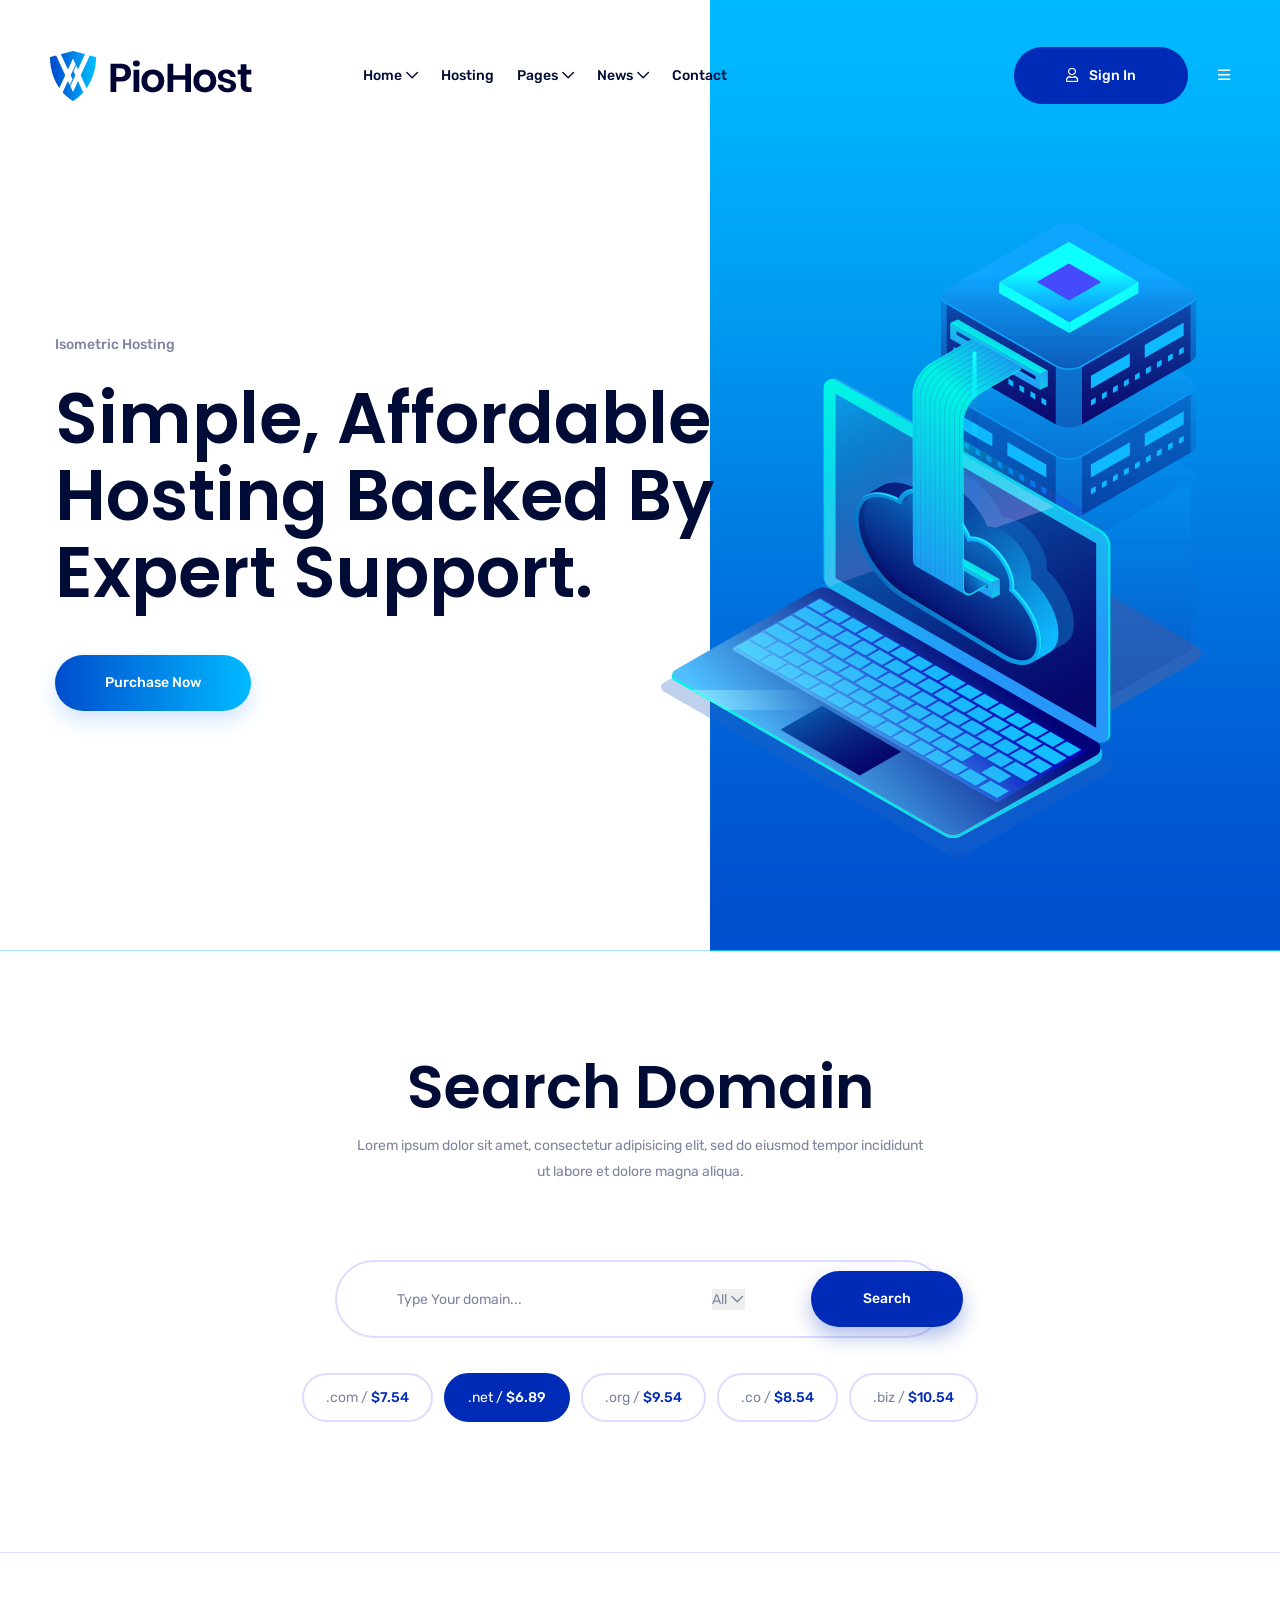
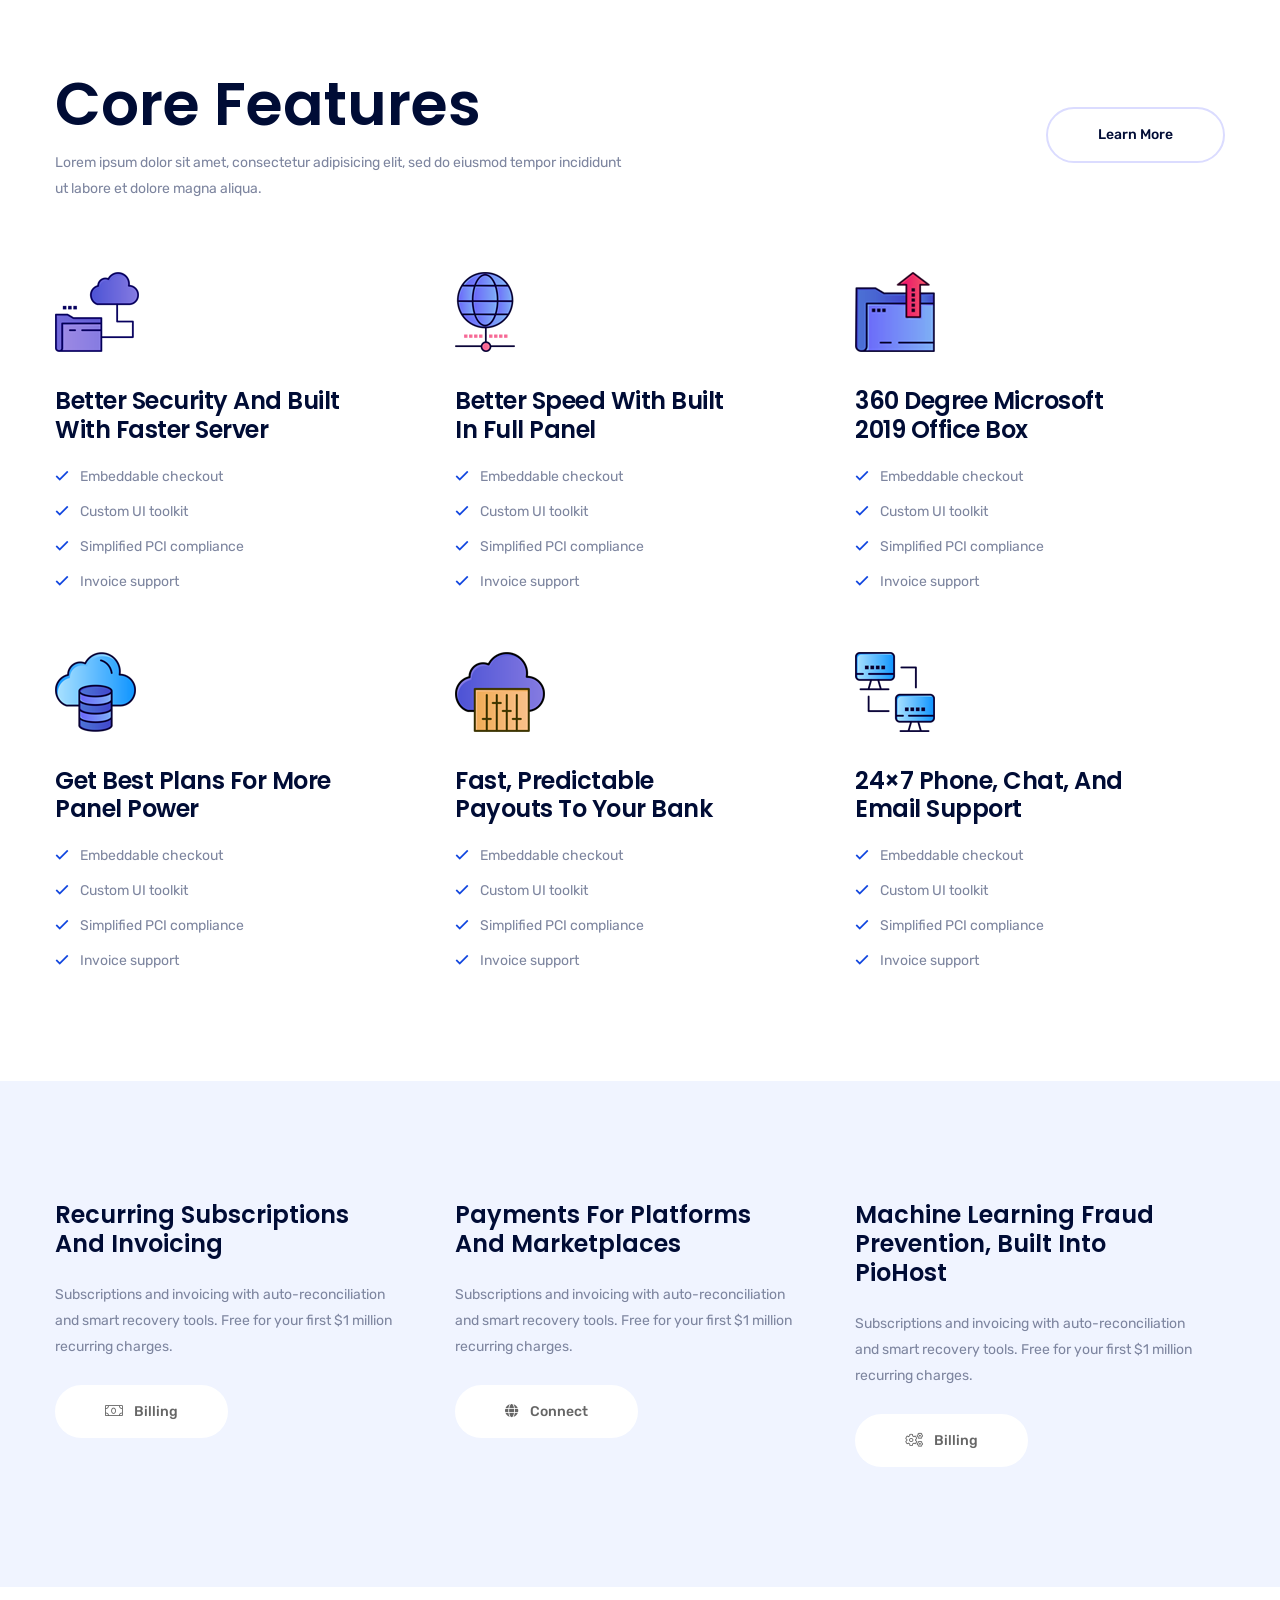
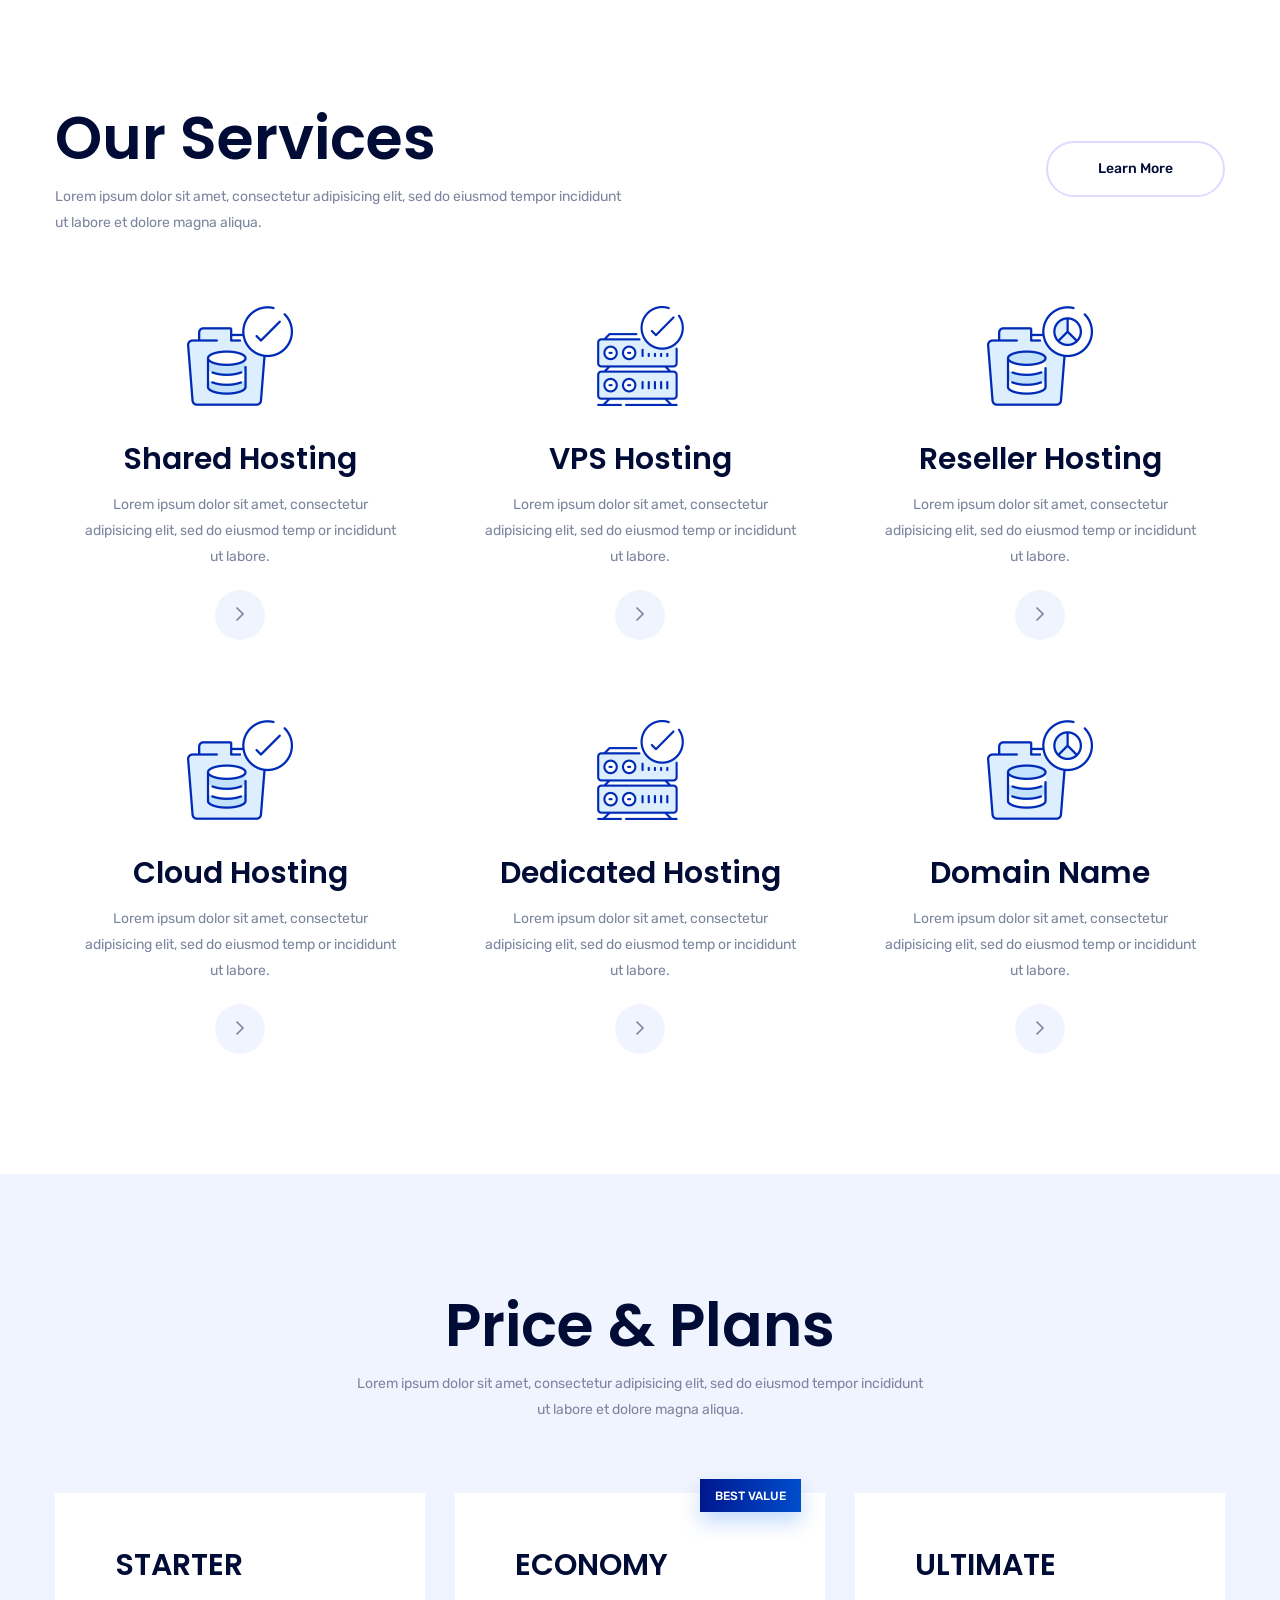
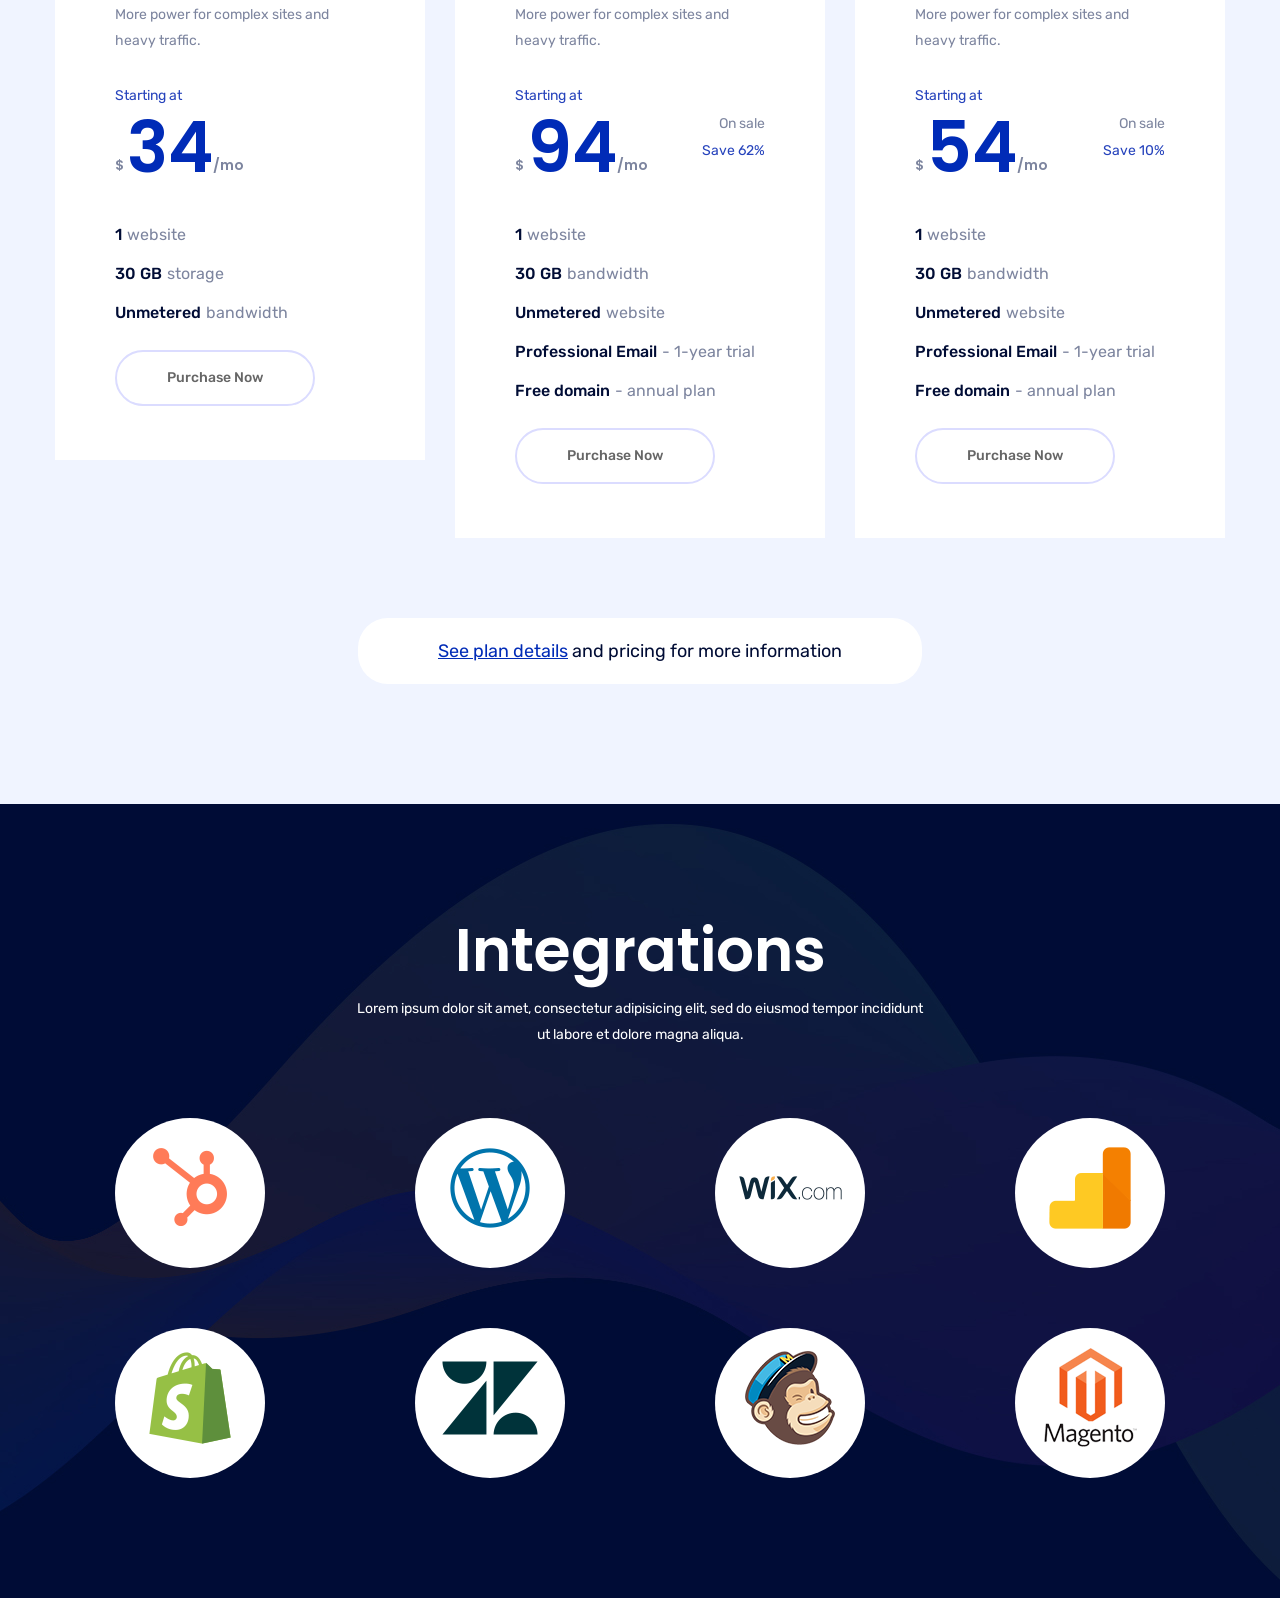
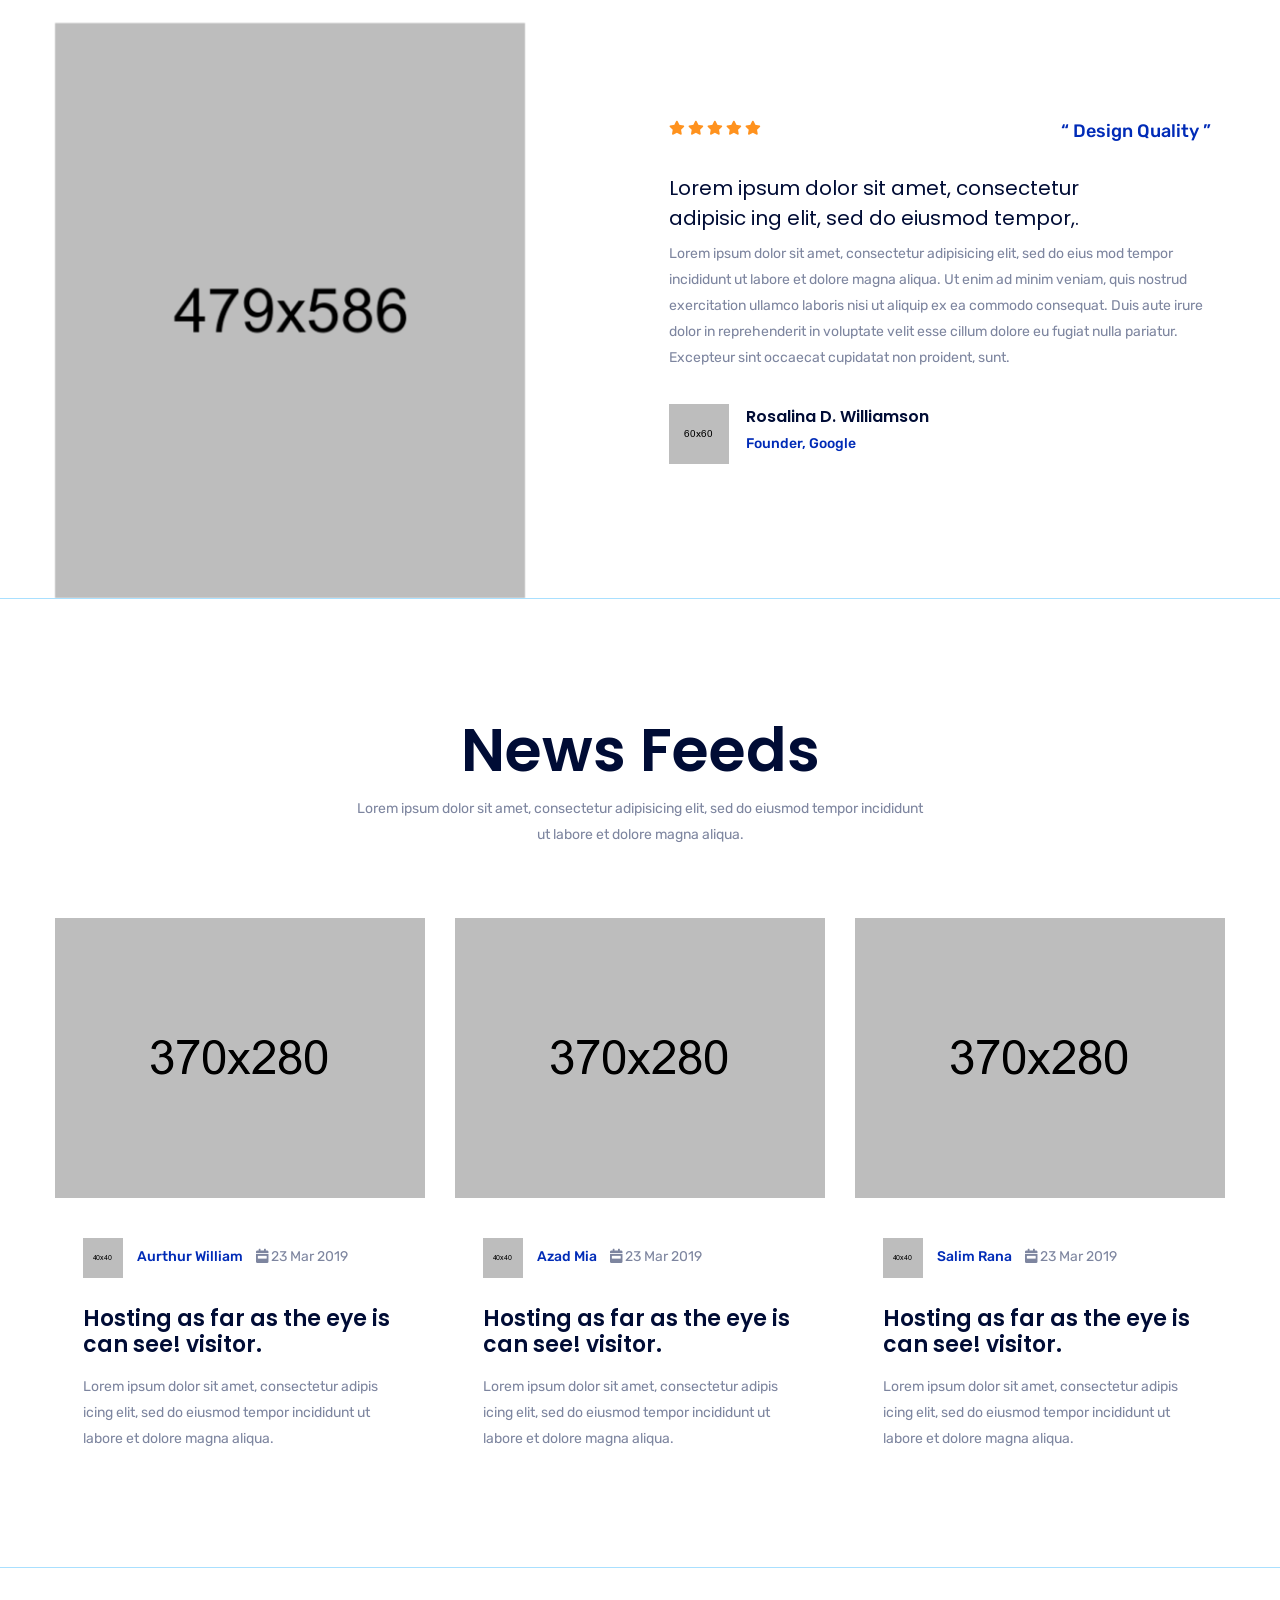
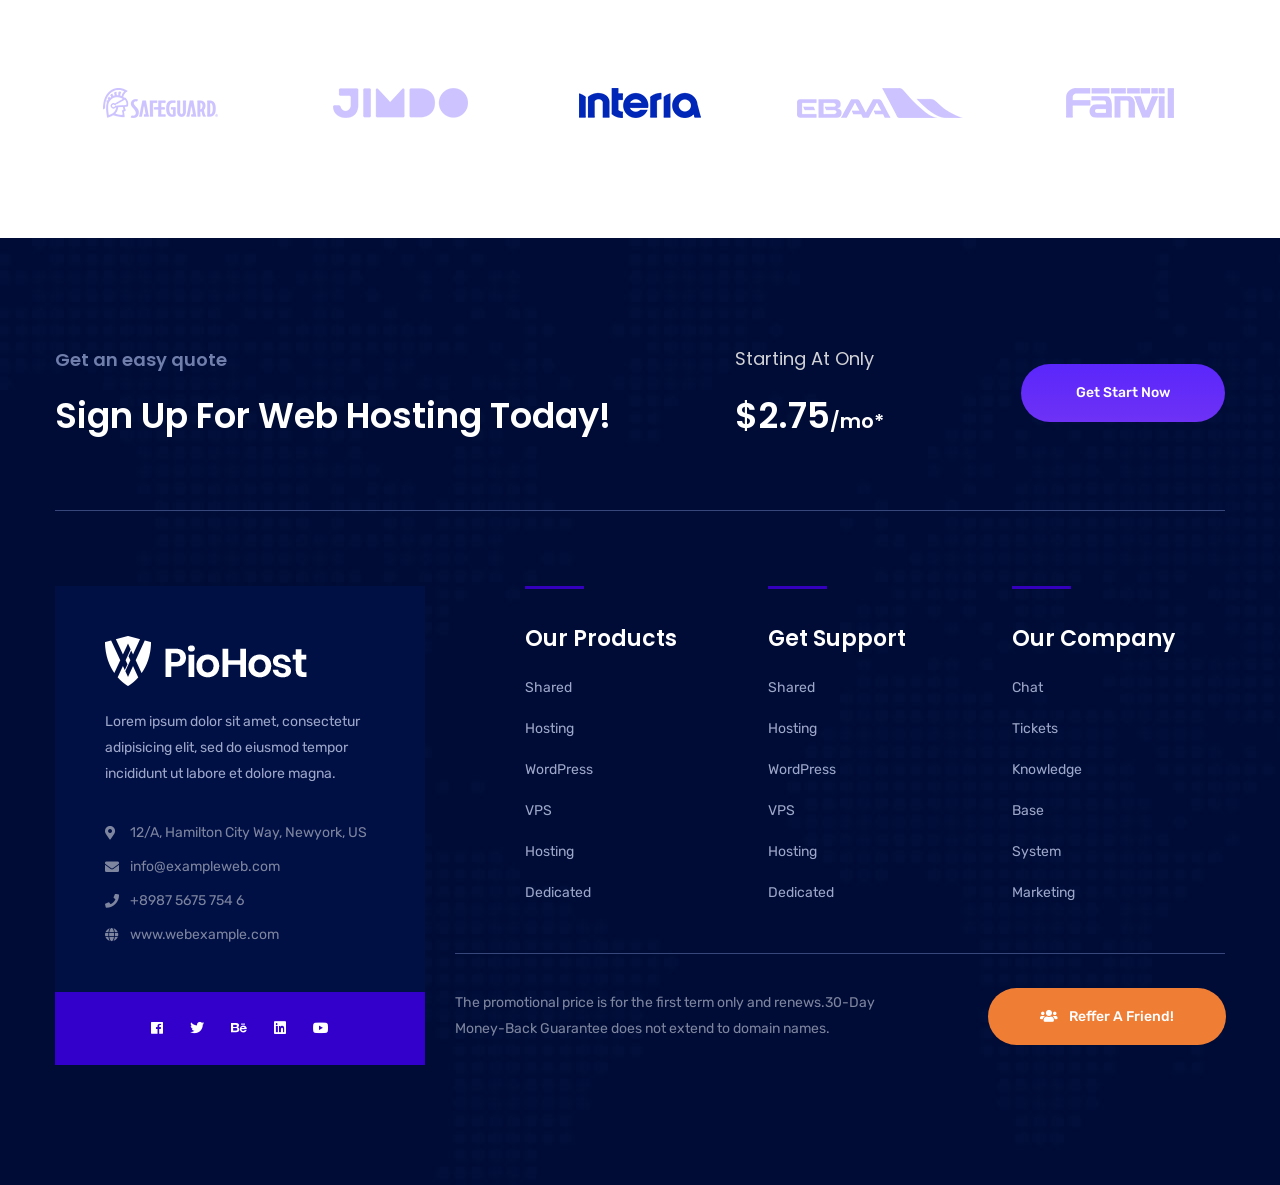
<file: index-3.html>
<!doctype html>
<html class="no-js" lang="zxx">
    <head>
        <meta charset="utf-8">
        <meta http-equiv="x-ua-compatible" content="ie=edge">
        <title>Piohost - Domain and Web Hosting HTML5 Template</title>
        <meta name="description" content="">
        <meta name="viewport" content="width=device-width, initial-scale=1">

        <link rel="manifest" href="site.webmanifest">
		<link rel="shortcut icon" type="image/x-icon" href="img/favicon.png">
        <!-- Place favicon.png in the root directory -->

		<!-- CSS here -->
        <link rel="stylesheet" href="css/bootstrap.min.css">
        <link rel="stylesheet" href="css/owl.carousel.min.css">
        <link rel="stylesheet" href="css/animate.min.css">
        <link rel="stylesheet" href="css/magnific-popup.css">
        <link rel="stylesheet" href="css/fontawesome.min.css">
        <link rel="stylesheet" href="css/meanmenu.css">
        <link rel="stylesheet" href="css/slick.css">
        <link rel="stylesheet" href="css/default.css">
        <link rel="stylesheet" href="css/main.css">
        <link rel="stylesheet" href="css/responsive.css">
    </head>
    <body>


        <!-- header start -->
        <header>
            <div class="header-area header-transparent header-space header-2 header-3 pt-45 pb-45">
                <div class="container-fluids">
                    <div class="row">
                        <div class="col-xl-3 col-lg-3 col-md-5 d-flex align-items-lg-center">
                            <div class="logo">
                                <a href="index.html"> <img src="img/logo/logo1.png" alt=""> </a>
                            </div>
                        </div>
                        <div class="col-xl-6 col-lg-6 d-none d-lg-block">
                            <div class="main-menu main-menu-one menu-3">
                                <nav id="mobile-menu">
                                    <ul>
                                        <li><a class="arrow-down" href="index.html">Home</a>
                                            <ul class="submenu">
                                                <li><a href="index.html">Homepage 01</a></li>
                                                <li><a href="index-2.html">Homepage 02</a></li>
                                                <li><a href="index-3.html">Homepage 03</a></li>
                                            </ul>
                                        </li>
                                        <li><a href="share-hosting.html">Hosting</a></li>
                                        <li><a class="arrow-down" href="#">Pages</a>
                                            <ul class="submenu">
                                                <li><a href="about.html">About</a></li>
                                                <li><a href="affiliate.html">Affiliate</a></li>
                                                <li><a href="domain-search.html">Domain Search</a></li>
                                                <li><a href="faq.html">faq</a></li>
                                                <li><a href="privacy.html">privacy</a></li>
                                                <li><a href="server.html">server</a></li>
                                                <li><a href="share-hosting.html">share hosting</a></li>
                                                <li><a href="support.html">support</a></li>
                                                <li><a href="team.html">team</a></li>
                                                <li><a href="whois.html">whois</a></li>
                                                <li><a href="login.html">login</a></li>
                                                <li><a href="register.html">register</a></li>
                                                <li><a href="recover.html">recover</a></li>
                                            </ul>
                                        </li>
                                        <li><a class="arrow-down" href="blog.html">News</a>
                                            <ul class="submenu">
                                                <li><a href="blog.html">News Default</a></li>
                                                <li><a href="blog-details.html">News Details</a></li>
                                            </ul>
                                        </li>
                                        <li><a href="contact.html">Contact</a></li>
                                    </ul>
                                </nav>
                            </div>
                        </div>
                        <div class="col-xl-3 col-lg-3 col-md-7 d-flex align-items-center justify-content-end">
                            <div class="header-btn f-right d-none d-md-block">
                                <a class="btn" href="#"><i class="far fa-user"></i> Sign In</a>
                            </div>
                            <div class="bar f-right d-none d-lg-block">
                                <a href="#"><i class="far fa-bars"></i></a>
                            </div>
                        </div>
                        <div class="col-12">
                            <div class="mobile-menu"></div>
                        </div>
                    </div>
                </div>
            </div>
        </header>
        <!-- header start -->

        <main>
            <!-- slider start -->
            <section class="slider-area position-relative">
                <div class="slider-acs">
                    <div class="single-slider hero-slider d-flex align-items-center pt-130">
                        <div class="container">
                            <div class="row">
                                <div class="col-xl-7 col-lg-7">
                                    <div class="slider-text slider-text-2 slider-text-3">
                                        <span class="d-block wow fadeInUp animated" data-wow-delay="0.3s">Isometric Hosting</span>
                                        <h2 class="wow fadeInUp animated" data-wow-delay="0.6s">Simple, Affordable Hosting Backed By Expert Support.</h2>
                                    </div>
                                     <div class="slider-text-three-btn wow fadeInUp animated" data-wow-delay="0.9s">
                                       <a href="#" class="btn text-btn-three bg-btn-color">Purchase Now</a>
                                    </div>
                                </div>
                                <div class="col-xl-5 col-lg-5 d-none d-lg-block">
                                   <div class="slider-right-img wow fadeInRight animated" data-wow-delay="1.3s">
                                      <img src="img/bg/illustration.png" alt="">
                                    </div>
                                </div>
                            </div>
                        </div>
                    </div>
                </div>
            </section>
            <!-- slider end -->
            <!-- domain-search-area  start -->
            <section class="domain-search-area pt-100 pb-120">
                <div class="container">
                    <div class="row ">
                        <div class="col-xl-6 offset-xl-3 col-lg-8 offset-lg-2">
                            <div class="section-title text-center mb-75">
                                <h2>Search Domain</h2>
                                <p>Lorem ipsum dolor sit amet, consectetur adipisicing elit, sed do eiusmod tempor incididunt ut labore et dolore magna aliqua. </p>
                            </div>
                        </div>
                    </div>
                    <div class="row">
                        <div class="col-xl-8 offset-xl-2">
                            <div class="domain-search">
                                <div class="position-relative">
                                    <form action="#">
                                        <input type="text" placeholder="Type Your domain...">
                                        <button type="submit" class="btn btn-2">search</button>
                                        <div class="domain-select">
                                            <select name="select">
                                                <option value="1">All</option>
                                                <option value="1">.Net</option>
                                                <option value="1">.Com</option>
                                                <option value="1">.Org</option>
                                                <option value="1">.Co</option>
                                                <option value="1">.Biz</option>
                                            </select>
                                        </div>
                                    </form>
                                </div>
                            </div>
                            <div class="domain-list text-center mt-35">
                                <ul>
                                    <li><a href="#">.com / <span>$7.54</span></a></li>
                                    <li><a class="active" href="#">.net / <span>$6.89</span></a></li>
                                    <li><a href="#">.org / <span>$9.54</span></a></li>
                                    <li><a href="#">.co / <span>$8.54</span></a></li>
                                    <li><a href="#">.biz / <span>$10.54</span></a></li>
                                </ul>
                            </div>
                        </div>
                    </div>
                </div>
            </section>
            <!-- domain-search-area  end -->
            <!-- core-features start -->
            <section class="core-features-area pt-115 pb-50">
                <div class="container">
                    <div class="row align-items-center mb-40">
                        <div class="col-xl-6 col-lg-8">
                            <div class="section-title mb-30">
                                <h2>Core Features</h2>
                                <p>Lorem ipsum dolor sit amet, consectetur adipisicing elit, sed do eiusmod tempor incididunt ut labore et dolore magna aliqua. </p>
                            </div>
                        </div>
                        <div class="col-xl-6 col-lg-4">
                            <div class="section-link text-left text-lg-right mb-30">
                                <a href="#" class="btn btn-soft-border">Learn More</a>
                            </div>
                        </div>
                    </div>
                    <div class="row">
                        <div class="col-xl-4 col-lg-4 col-md-6">
                            <div class="services-box mb-60">
                                <div class="services-icon mb-35">
                                    <img src="img/icon/cf1.png" alt="">
                                </div>
                                <div class="services-content service-content-three">
                                    <h4>Better Security And Built With Faster Server</h4>
                                    <ul>
                                        <li>Embeddable checkout</li>
                                        <li>Custom UI toolkit</li>
                                        <li>Simplified PCI compliance</li>
                                        <li>Invoice support</li>
                                    </ul>
                                </div>
                            </div>
                        </div>
                        <div class="col-xl-4 col-lg-4 col-md-6">
                            <div class="services-box mb-60">
                                <div class="services-icon mb-35">
                                    <img src="img/icon/cf2.png" alt="">
                                </div>
                                <div class="services-content service-content-three">
                                    <h4>Better Speed With Built
                                    In Full Panel</h4>
                                    <ul>
                                        <li>Embeddable checkout</li>
                                        <li>Custom UI toolkit</li>
                                        <li>Simplified PCI compliance</li>
                                        <li>Invoice support</li>
                                    </ul>
                                </div>
                            </div>
                        </div>
                        <div class="col-xl-4 col-lg-4 col-md-6">
                            <div class="services-box mb-60">
                                <div class="services-icon mb-35">
                                    <img src="img/icon/cf3.png" alt="">
                                </div>
                                <div class="services-content service-content-three">
                                    <h4>360 Degree Microsoft 2019 Office Box</h4>
                                    <ul>
                                        <li>Embeddable checkout</li>
                                        <li>Custom UI toolkit</li>
                                        <li>Simplified PCI compliance</li>
                                        <li>Invoice support</li>
                                    </ul>
                                </div>
                            </div>
                        </div>
                       <div class="col-xl-4 col-lg-4 col-md-6">
                            <div class="services-box mb-60">
                                <div class="services-icon mb-35">
                                    <img src="img/icon/cf4.png" alt="">
                                </div>
                                <div class="services-content service-content-three">
                                    <h4>Get Best Plans For More Panel Power </h4>
                                    <ul>
                                        <li>Embeddable checkout</li>
                                        <li>Custom UI toolkit</li>
                                        <li>Simplified PCI compliance</li>
                                        <li>Invoice support</li>
                                    </ul>
                                </div>
                            </div>
                        </div>
                        <div class="col-xl-4 col-lg-4 col-md-6">
                            <div class="services-box mb-60">
                                <div class="services-icon mb-35">
                                    <img src="img/icon/cf5.png" alt="">
                                </div>
                                <div class="services-content service-content-three">
                                    <h4>Fast, Predictable Payouts
                                    To Your Bank </h4>
                                    <ul>
                                        <li>Embeddable checkout</li>
                                        <li>Custom UI toolkit</li>
                                        <li>Simplified PCI compliance</li>
                                        <li>Invoice support</li>
                                    </ul>
                                </div>
                            </div>
                        </div>
                        <div class="col-xl-4 col-lg-4 col-md-6">
                            <div class="services-box mb-60">
                                <div class="services-icon mb-35">
                                    <img src="img/icon/cf6.png" alt="">
                                </div>
                                <div class="services-content service-content-three">
                                    <h4>24×7 Phone, Chat, And Email Support </h4>
                                    <ul>
                                        <li>Embeddable checkout</li>
                                        <li>Custom UI toolkit</li>
                                        <li>Simplified PCI compliance</li>
                                        <li>Invoice support</li>
                                    </ul>
                                </div>
                            </div>
                        </div>
                    </div>
                </div>
            </section>
            <!-- core-features end -->
           <!-- subscriptin area start -->
            <section class="subscriptin-area gray-bg pt-120 pb-90">
              <div class="container">
                <div class="row">
                 <div class="col-lg-4 col-md-6">
                    <div class="subscriptin-box mb-30">
                      <div class="subscriptin-content">
                         <h4>Recurring Subscriptions And Invoicing</h4>
                         <p>Subscriptions and invoicing with auto-reconciliation and smart recovery tools. Free for your first $1 million recurring charges.</p>
                          <div class="subscriptin-btn">
                             <a href="#" class="btn btn-three"><i class="fal fa-money-bill"></i> Billing</a>
                           </div>
                       </div>
                    </div>
                 </div>
                <div class="col-lg-4 col-md-6">
                    <div class="subscriptin-box mb-30">
                      <div class="subscriptin-content">
                         <h4>Payments For Platforms And Marketplaces</h4>
                         <p>Subscriptions and invoicing with auto-reconciliation and smart recovery tools. Free for your first $1 million recurring charges.</p>
                          <div class="subscriptin-btn">
                             <a href="#" class="btn btn-three"><i class="fa fa-globe"> </i> Connect</a>
                           </div>
                       </div>
                    </div>
                 </div>
                 <div class="col-lg-4 col-md-6">
                    <div class="subscriptin-box mb-30">
                      <div class="subscriptin-content">
                         <h4>Machine Learning Fraud Prevention, Built Into PioHost</h4>
                         <p>Subscriptions and invoicing with auto-reconciliation and smart recovery tools. Free for your first $1 million recurring charges.</p>
                          <div class="subscriptin-btn">
                             <a href="#" class="btn btn-three"><i class="fal fa-cogs"></i> Billing</a>
                           </div>
                       </div>
                    </div>
                 </div>
              </div>
            </div>
          </section>
            <!-- subscriptin area end -->
            <!-- services-area start -->
            <section class="services-area pt-115 pb-40">
                <div class="container">
                    <div class="row align-items-center mb-40">
                        <div class="col-xl-6 col-lg-8">
                            <div class="section-title mb-30">
                                <h2>Our Services</h2>
                                <p>Lorem ipsum dolor sit amet, consectetur adipisicing elit, sed do eiusmod
                                    tempor incididunt ut labore et dolore magna aliqua.</p>
                            </div>
                        </div>
                        <div class="col-xl-6 col-lg-4">
                            <div class="section-link text-left text-lg-right mb-30">
                                <a href="#" class="btn btn-soft-border">Learn More</a>
                            </div>
                        </div>
                    </div>
                    <div class="row">
                        <div class="col-xl-4 col-lg-4 col-md-6">
                            <div class="services-box text-center mb-80">
                                <div class="services-icon mb-35">
                                    <img src="img/icon/s01.png" alt="">
                                </div>
                                <div class="services-content">
                                    <h3><a href="#">Shared Hosting</a></h3>
                                    <p>Lorem ipsum dolor sit amet, consectetur adipisicing elit, sed do eiusmod temp
                                        or incididunt ut labore.</p>
                                    <a class="services-link" href="#"><i class="far fa-chevron-right"></i></a>
                                </div>
                            </div>
                        </div>
                        <div class="col-xl-4 col-lg-4 col-md-6">
                            <div class="services-box text-center mb-80">
                                <div class="services-icon mb-35">
                                    <img src="img/icon/s02.png" alt="">
                                </div>
                                <div class="services-content">
                                    <h3><a href="#">VPS Hosting</a></h3>
                                    <p>Lorem ipsum dolor sit amet, consectetur adipisicing elit, sed do eiusmod temp
                                        or incididunt ut labore.</p>
                                    <a class="services-link" href="#"><i class="far fa-chevron-right"></i></a>
                                </div>
                            </div>
                        </div>
                        <div class="col-xl-4 col-lg-4 col-md-6">
                            <div class="services-box text-center mb-80">
                                <div class="services-icon mb-35">
                                    <img src="img/icon/s03.png" alt="">
                                </div>
                                <div class="services-content">
                                    <h3><a href="#">Reseller Hosting</a></h3>
                                    <p>Lorem ipsum dolor sit amet, consectetur adipisicing elit, sed do eiusmod temp
                                        or incididunt ut labore.</p>
                                    <a class="services-link" href="#"><i class="far fa-chevron-right"></i></a>
                                </div>
                            </div>
                        </div>
                        <div class="col-xl-4 col-lg-4 col-md-6">
                            <div class="services-box text-center mb-80">
                                <div class="services-icon mb-35">
                                    <img src="img/icon/s04.png" alt="">
                                </div>
                                <div class="services-content">
                                    <h3><a href="#">Cloud Hosting</a></h3>
                                    <p>Lorem ipsum dolor sit amet, consectetur adipisicing elit, sed do eiusmod temp
                                        or incididunt ut labore.</p>
                                    <a class="services-link" href="#"><i class="far fa-chevron-right"></i></a>
                                </div>
                            </div>
                        </div>
                        <div class="col-xl-4 col-lg-4 col-md-6">
                            <div class="services-box text-center mb-80">
                                <div class="services-icon mb-35">
                                    <img src="img/icon/s05.png" alt="">
                                </div>
                                <div class="services-content">
                                    <h3><a href="#">Dedicated Hosting</a></h3>
                                    <p>Lorem ipsum dolor sit amet, consectetur adipisicing elit, sed do eiusmod temp
                                        or incididunt ut labore.</p>
                                    <a class="services-link" href="#"><i class="far fa-chevron-right"></i></a>
                                </div>
                            </div>
                        </div>
                        <div class="col-xl-4 col-lg-4 col-md-6">
                            <div class="services-box text-center mb-80">
                                <div class="services-icon mb-35">
                                    <img src="img/icon/s06.png" alt="">
                                </div>
                                <div class="services-content">
                                    <h3><a href="#">Domain Name</a></h3>
                                    <p>Lorem ipsum dolor sit amet, consectetur adipisicing elit, sed do eiusmod temp
                                        or incididunt ut labore.</p>
                                    <a class="services-link" href="#"><i class="far fa-chevron-right"></i></a>
                                </div>
                            </div>
                        </div>
                    </div>
                </div>
            </section>
            <!-- services-area end -->
            <!-- pricing area start -->
            <section class="pricing-area gray-bg pt-115 pb-120">
                <div class="container">
                    <div class="row ">
                        <div class="col-xl-6 offset-xl-3">
                            <div class="section-title text-center mb-70">
                                <h2>Price & Plans</h2>
                                <p>Lorem ipsum dolor sit amet, consectetur adipisicing elit, sed do eiusmod
                                    tempor incididunt ut labore et dolore magna aliqua.</p>
                            </div>
                        </div>
                    </div>
                    <div class="row">
                        <div class="col-xl-4 col-lg-4">
                            <div class="pricing-wrapper pricing-info white-bg  mb-30">
                              <div class="pricing-header mb-20">
                                    <h3>Starter</h3>
                                     <p>More power for complex sites and heavy traffic.</p>
                                </div>
                                <span class="price-color">Starting at</span>
                                <div class="price-body">
                                   <h2><span>$</span> 34 <span class="month">/mo</span></h2>
                                </div>
                                <div class="price-body-bottom mt-25 mb-25">
                                     <ul>
                                         <li><span>1</span>website</li>
                                         <li><span>30 GB</span>storage</li>
                                         <li><span>Unmetered</span>bandwidth</li>

                                     </ul>
                                </div>
                                 <div class="price-link">
                                    <a href="#" class="btn btn-three btn-border-three">Purchase Now</a>
                              </div>
                        </div>
                    </div>
                    <div class="col-xl-4 col-lg-4">
                            <div class="pricing-wrapper pricing-info white-bg  mb-30">
                               <div class="pricing-header mb-20">
                                   <span class="bg-price">Best value</span>
                                    <h3>Economy</h3>
                                     <p>More power for complex sites and heavy traffic.</p>
                                </div>
                                <span class="price-color">Starting at</span>
                                <div class="price-body">
                                   <h2><span>$</span> 94 <span class="month">/mo</span></h2>
                                <div class="pricing-body-right">
                                        <span>On sale</span>
                                        <span class="price-colors">Save 62%</span>
                                    </div>
                                </div>
                                <div class="price-body-bottom mt-25 mb-25">
                                     <ul>
                                         <li><span>1</span>website</li>
                                         <li><span>30 GB</span>bandwidth</li>
                                         <li><span>Unmetered</span>website</li>
                                         <li><span>Professional Email</span>- 1-year trial</li>
                                         <li><span>Free domain</span>- annual plan </li>
                                     </ul>
                                </div>
                                 <div class="price-link">
                                    <a href="#" class="btn btn-three btn-border-three">Purchase Now</a>
                              </div>
                        </div>
                    </div>
                    <div class="col-xl-4 col-lg-4">
                            <div class="pricing-wrapper pricing-info white-bg  mb-30">
                              <div class="pricing-header mb-20">
                                    <h3>Ultimate</h3>
                                     <p>More power for complex sites and heavy traffic.</p>
                                </div>
                                <span class="price-color">Starting at</span>
                                <div class="price-body">
                                   <h2><span>$</span> 54 <span class="month">/mo</span></h2>
                                <div class="pricing-body-right">
                                        <span>On sale</span>
                                        <span class="price-colors">Save 10%</span>
                                    </div>
                                </div>
                                <div class="price-body-bottom mt-25 mb-25">
                                     <ul>
                                         <li><span>1</span>website</li>
                                         <li><span>30 GB</span>bandwidth</li>
                                         <li><span>Unmetered</span>website</li>
                                         <li><span>Professional Email</span>- 1-year trial</li>
                                         <li><span>Free domain</span>- annual plan </li>
                                     </ul>
                                </div>
                                 <div class="price-link">
                                    <a href="#" class="btn btn-three btn-border-three">Purchase Now</a>
                              </div>
                        </div>
                    </div>
                </div>
                  <div class="row">
                        <div class="col-12">
                            <div class="pricing-more-link text-center mt-50">
                                 <p><a href="#">See plan details</a> and pricing for more information</p>
                            </div>
                        </div>
                    </div>
              </div>
            </section>
            <!-- pricing area end -->

            <!-- faq-area start -->
            <section class="integrations-area pt-110 pb-60" data-background="img/bg/intag.jpg">
                  <div class="container">
                    <div class="row">
                      <div class="col-xl-6 offset-xl-3">
                            <div class="faq-wrapper mb-30">
                                <div class="section-title section-title-white text-center mb-70">
                                     <h2>Integrations</h2>
                                      <p>Lorem ipsum dolor sit amet, consectetur adipisicing elit, sed do eiusmod tempor incididunt ut labore et dolore magna aliqua. </p>
                                </div>
                            </div>
                        </div>
                    </div>
                     <div class="row text-center">
                         <div class="col-lg-3 col-md-3 col-sm-6">
                            <div class="int-img">
                                <img src="img/icon/ints.png" alt="">
                            </div>
                         </div>
                         <div class="col-lg-3 col-md-3 col-sm-6">
                            <div class="int-img">
                                <img src="img/icon/int1.png" alt="">
                            </div>
                         </div>
                         <div class="col-lg-3 col-md-3 col-sm-6">
                            <div class="int-img">
                                <img src="img/icon/int3.png" alt="">
                            </div>
                         </div>
                         <div class="col-lg-3 col-md-3 col-sm-6">
                            <div class="int-img">
                                <img src="img/icon/int4.png" alt="">
                            </div>
                         </div>
                         <div class="col-lg-3 col-md-3 col-sm-6">
                            <div class="int-img">
                                <img src="img/icon/int5.png" alt="">
                            </div>
                         </div>
                         <div class="col-lg-3 col-md-3 col-sm-6">
                            <div class="int-img">
                                <img src="img/icon/int6.png" alt="">
                            </div>
                         </div>
                         <div class="col-lg-3 col-md-3 col-sm-6">
                            <div class="int-img">
                                <img src="img/icon/intover.png" alt="">
                            </div>
                         </div>
                         <div class="col-lg-3 col-md-3 col-sm-6">
                            <div class="int-img">
                                <img src="img/icon/int7.png" alt="">
                            </div>
                         </div>
                     </div>
                </div>
            </section>
            <!-- faq-area end -->
            <!-- testimonail area start -->
            <section class="testimonail-area testimonail-border">
                <div class="container">
                    <div class="row">
                         <div class="col-xl-5 col-lg-5 d-flex align-items-end">
                              <div class="testimoinal-img mt-25">
                                   <img src="img/testimonail-img/testimonail-img.png" alt="">
                              </div>
                         </div>
                        <div class="col-xl-6 col-lg-7 offset-xl-1">
                            <div class="testimonail-area-three">
                                <div class="testimonail-titles">
                                    <div class="testimonail-icon">
                                        <i class="fa fa-star"></i>
                                        <i class="fa fa-star"></i>
                                        <i class="fa fa-star"></i>
                                        <i class="fa fa-star"></i>
                                        <i class="fa fa-star"></i>
                                    </div>
                                    <span>“ Design Quality ”</span>
                                </div>
                                <h4>Lorem ipsum dolor sit amet, consectetur adipisic ing elit, sed do eiusmod tempor,.</h4>
                                <p>Lorem ipsum dolor sit amet, consectetur adipisicing elit, sed do eius mod tempor incididunt ut labore et dolore magna aliqua. Ut enim ad minim veniam, quis nostrud exercitation ullamco laboris nisi ut aliquip ex ea commodo consequat. Duis aute irure dolor in reprehenderit in voluptate velit esse cillum dolore eu fugiat nulla pariatur. Excepteur sint occaecat cupidatat non proident, sunt.</p>
                                <div class="testimonail-author">
                                    <div class="testimonail-img">
                                        <img src="img/author/author.png" alt="">
                                    </div>
                                    <h5>Rosalina D. Williamson</h5>
                                    <span>Founder, Google</span>
                                </div>
                            </div>
                        </div>
                    </div>
                </div>
            </section>
            <!-- testimonail area end -->
            <!-- news feed area start -->
            <section class="news-feed-area pt-115 pb-85 ">
                <div class="container">
                    <div class="row">
                        <div class="col-xl-6 offset-xl-3 col-lg-8 offset-lg-2">
                            <div class="section-title mb-70 text-center">
                                <h2>News Feeds</h2>
                                <p>Lorem ipsum dolor sit amet, consectetur adipisicing elit, sed do eiusmod tempor incididunt ut
                                    labore et dolore magna aliqua. </p>
                            </div>
                        </div>
                    </div>
                    <div class="row">
                        <div class="col-xl-4 col-lg-4 col-md-6">
                            <div class="latest-feed mb-30">
                                <div class="news-feed-img">
                                    <a href="#"><img src="img/blog/lb1.png" alt=""></a>
                                </div>
                                <div class="news-feed-info">
                                    <div class="news-feed-mata">
                                        <ul>
                                            <li><img src="img/blog/lat.png" alt=""> <span><a href="#">Aurthur William</a></span></li>
                                            <li><span><i class="fas fa-calendar-week"></i> 23 Mar 2019</span></li>
                                        </ul>
                                    </div>
                                    <div class="news-feed-titles">
                                        <h4><a href="#">Hosting as far as the eye is can see! visitor.</a></h4>
                                        <p>Lorem ipsum dolor sit amet, consectetur adipis icing elit, sed do eiusmod tempor
                                            incididunt ut labore et dolore magna aliqua.</p>
                                    </div>
                                </div>
                            </div>
                        </div>
                        <div class="col-xl-4 col-lg-4 col-md-6">
                            <div class="latest-feed mb-30">
                                <div class="news-feed-img">
                                    <a href="#"><img src="img/blog/lb2.png" alt=""></a>
                                </div>
                                <div class="news-feed-info">
                                    <div class="news-feed-mata">
                                        <ul>
                                            <li><img src="img/blog/lat.png" alt=""> <span><a href="#">Azad Mia</a></span></li>
                                            <li><span><i class="fas fa-calendar-week"></i> 23 Mar 2019</span></li>
                                        </ul>
                                    </div>
                                    <div class="news-feed-titles">
                                        <h4><a href="#">Hosting as far as the eye is can see! visitor.</a></h4>
                                        <p>Lorem ipsum dolor sit amet, consectetur adipis icing elit, sed do eiusmod tempor
                                            incididunt ut labore et dolore magna aliqua.</p>
                                    </div>
                                </div>
                            </div>
                        </div>
                        <div class="col-xl-4 col-lg-4 col-md-6">
                            <div class="latest-feed mb-30">
                                <div class="news-feed-img">
                                    <a href="#"><img src="img/blog/lb3.png" alt=""></a>
                                </div>
                                <div class="news-feed-info">
                                    <div class="news-feed-mata">
                                        <ul>
                                            <li><img src="img/blog/lat.png" alt=""> <span><a href="#">Salim Rana</a></span></li>
                                            <li><span><i class="fas fa-calendar-week"></i> 23 Mar 2019</span></li>
                                        </ul>
                                    </div>
                                    <div class="news-feed-titles">
                                        <h4><a href="#">Hosting as far as the eye is can see! visitor.</a></h4>
                                        <p>Lorem ipsum dolor sit amet, consectetur adipis icing elit, sed do eiusmod tempor
                                            incididunt ut labore et dolore magna aliqua.</p>
                                    </div>
                                </div>
                            </div>
                        </div>
                    </div>
                </div>
            </section>
            <!-- news feed area end -->
            <!-- brand area -->
            <section class="brand-area brand-border pt-120 pb-120">
                <div class="container">
                    <div class="row brand-active">
                        <div class="col-12">
                            <div class="single-brand">
                                <img src="img/brand/brand3.png" alt="">
                            </div>
                        </div>
                        <div class="col-12">
                            <div class="single-brand">
                                <img src="img/brand/brand2.png" alt="">
                            </div>
                        </div>
                        <div class="col-12">
                            <div class="single-brand">
                                <img src="img/brand/brand1.png" alt="">
                            </div>
                        </div>
                        <div class="col-12">
                            <div class="single-brand">
                                <img src="img/brand/brand4.png" alt="">
                            </div>
                        </div>
                        <div class="col-12">
                            <div class="single-brand">
                                <img src="img/brand/brand5.png" alt="">
                            </div>
                        </div>
                        <div class="col-12">
                            <div class="single-brand">
                                <img src="img/brand/brand1.png" alt="">
                            </div>
                        </div>
                    </div>
                </div>
            </section>
            <!-- brand end -->
        </main>

        <!-- footer start -->
        <footer>
            <section class="footer-area pt-110 pb-90 bg-footer" data-background="img/bg/footer-bg.jpg">
                <div class="container">
                    <div class="row d-flex justify-content-start justify-content-md-between align-items-center">
                        <div class="col-xl-6 col-lg-6">
                            <div class="footer-sing-up mb-30">
                                <h5>Get an easy quote</h5>
                                <h2>Sign Up For Web Hosting Today!</h2>
                            </div>
                        </div>
                        <div class="col-xl-3 col-md-5 col-lg-3">
                            <div class="footer-left-info mb-30">
                                <h5>Starting At Only</h5>
                                <h2>$2.75<span>/mo*</span></h2>
                            </div>
                        </div>
                        <div class="col-xl-3 col-md-7 col-lg-3">
                            <div class="footer-btn mb-30">
                                <a href="#" class="btn btn-grad">Get Start Now</a>
                            </div>
                        </div>
                    </div>
                    <div class="footer-border"></div>
                    <div class="row d-flex justify-content-between">
                        <div class="col-xl-4 col-lg-4 mb-30">
                            <div class="footer-bottom-area">
                                <div class="widgets">
                                    <div class="footer-logo">
                                        <img src="img/logo/logo.png" alt="">
                                    </div>
                                    <p>Lorem ipsum dolor sit amet, consectetur adipisicing elit, sed do eiusmod tempor
                                        incididunt ut labore et dolore magna. </p>
                                    <ul class="adress">
                                        <li><i class="fa fa-map-marker-alt"></i> <span>12/A, Hamilton City Way, Newyork,
                                                US</span></li>
                                        <li><i class="fa fa-envelope"></i> <span>info@exampleweb.com</span></li>
                                        <li><i class="fa fa-phone"></i> <span>+8987 5675 754 6</span></li>
                                        <li><i class="fa fa-globe"> </i> <span>www.webexample.com</span></li>
                                    </ul>
                                </div>
                            </div>
                            <div class="footer-social text-center">
                                <a href="#"><i class="fab fa-facebook"></i></a>
                                <a href="#"><i class="fab fa-twitter"></i></a>
                                <a href="#"><i class="fab fa-behance"></i></a>
                                <a href="#"><i class="fab fa-linkedin"></i></a>
                                <a href="#"><i class="fab fa-youtube"></i></a>
                            </div>
                        </div>
                        <div class="col-xl-8 col-lg-8">
                            <div class="footer-right-box pl-70">
                                <div class="row">
                                    <div class="col-xl-4 col-lg-4 col-md-4">
                                        <div class="wigets mb-30">
                                            <div class="widgets-titles">
                                                <h4>Our Products</h4>
                                            </div>
                                            <div class="wegets-body">
                                                <ul>
                                                    <li><a href="#">Shared</a></li>
                                                    <li><a href="#">hosting</a></li>
                                                    <li><a href="#">WordPress</a></li>
                                                    <li><a href="#">VPS</a></li>
                                                    <li><a href="#">hosting</a></li>
                                                    <li><a href="#">Dedicated</a></li>
                                                </ul>
                                            </div>
                                        </div>
                                    </div>
                                    <div class="col-xl-4 col-lg-4 col-md-4">
                                        <div class="wigets mb-30">
                                            <div class="widgets-titles">
                                                <h4>Get Support</h4>
                                            </div>
                                            <div class="wegets-body">
                                                <ul>
                                                    <li><a href="#">Shared</a></li>
                                                    <li><a href="#">hosting</a></li>
                                                    <li><a href="#">WordPress</a></li>
                                                    <li><a href="#">VPS</a></li>
                                                    <li><a href="#">hosting</a></li>
                                                    <li><a href="#">Dedicated</a></li>

                                                </ul>
                                            </div>
                                        </div>
                                    </div>
                                    <div class="col-xl-4 col-lg-4 col-md-4">
                                        <div class="wigets mb-30">
                                            <div class="widgets-titles">
                                                <h4>Our Company</h4>
                                            </div>
                                            <div class="wegets-body">
                                                <ul>
                                                    <li><a href="#">Chat</a></li>
                                                    <li><a href="#">Tickets</a></li>
                                                    <li><a href="#">Knowledge</a></li>
                                                    <li><a href="#">base</a></li>
                                                    <li><a href="#">System</a></li>
                                                    <li><a href="#">Marketing</a></li>
                                                </ul>
                                            </div>
                                        </div>
                                    </div>
                                </div>
                            </div>
                            <div class="row">
                                <div class="col-xl-8">
                                    <div class="footer-text">
                                        <p>The promotional price is for the first term only and renews.30-Day Money-Back
                                            Guarantee does
                                            not extend to domain names.</p>
                                    </div>
                                </div>
                                <div class="col-xl-4">
                                    <div class="footer-orange-btn text-left text-xl-right">
                                        <a href="#" class="btn"><i class="fa fa-users"></i> Reffer A Friend!</a>
                                    </div>
                                </div>
                            </div>
                        </div>
                    </div>
                </div>

            </section>
        </footer>
        <!-- footer end -->



		<!-- JS here -->
        <script src="js/vendor/modernizr-3.5.0.min.js"></script>
        <script src="js/vendor/jquery-1.12.4.min.js"></script>
        <script src="js/popper.min.js"></script>
        <script src="js/bootstrap.min.js"></script>
        <script src="js/owl.carousel.min.js"></script>
        <script src="js/isotope.pkgd.min.js"></script>
        <script src="js/one-page-nav-min.js"></script>
        <script src="js/slick.min.js"></script>
        <script src="js/jquery.meanmenu.min.js"></script>
        <script src="js/ajax-form.js"></script>
        <script src="js/wow.min.js"></script>
        <script src="js/jquery.scrollUp.min.js"></script>
        <script src="js/imagesloaded.pkgd.min.js"></script>
        <script src="js/jquery.magnific-popup.min.js"></script>
        <script src="js/plugins.js"></script>
        <script src="js/main.js"></script>
    </body>
</html>
</file>
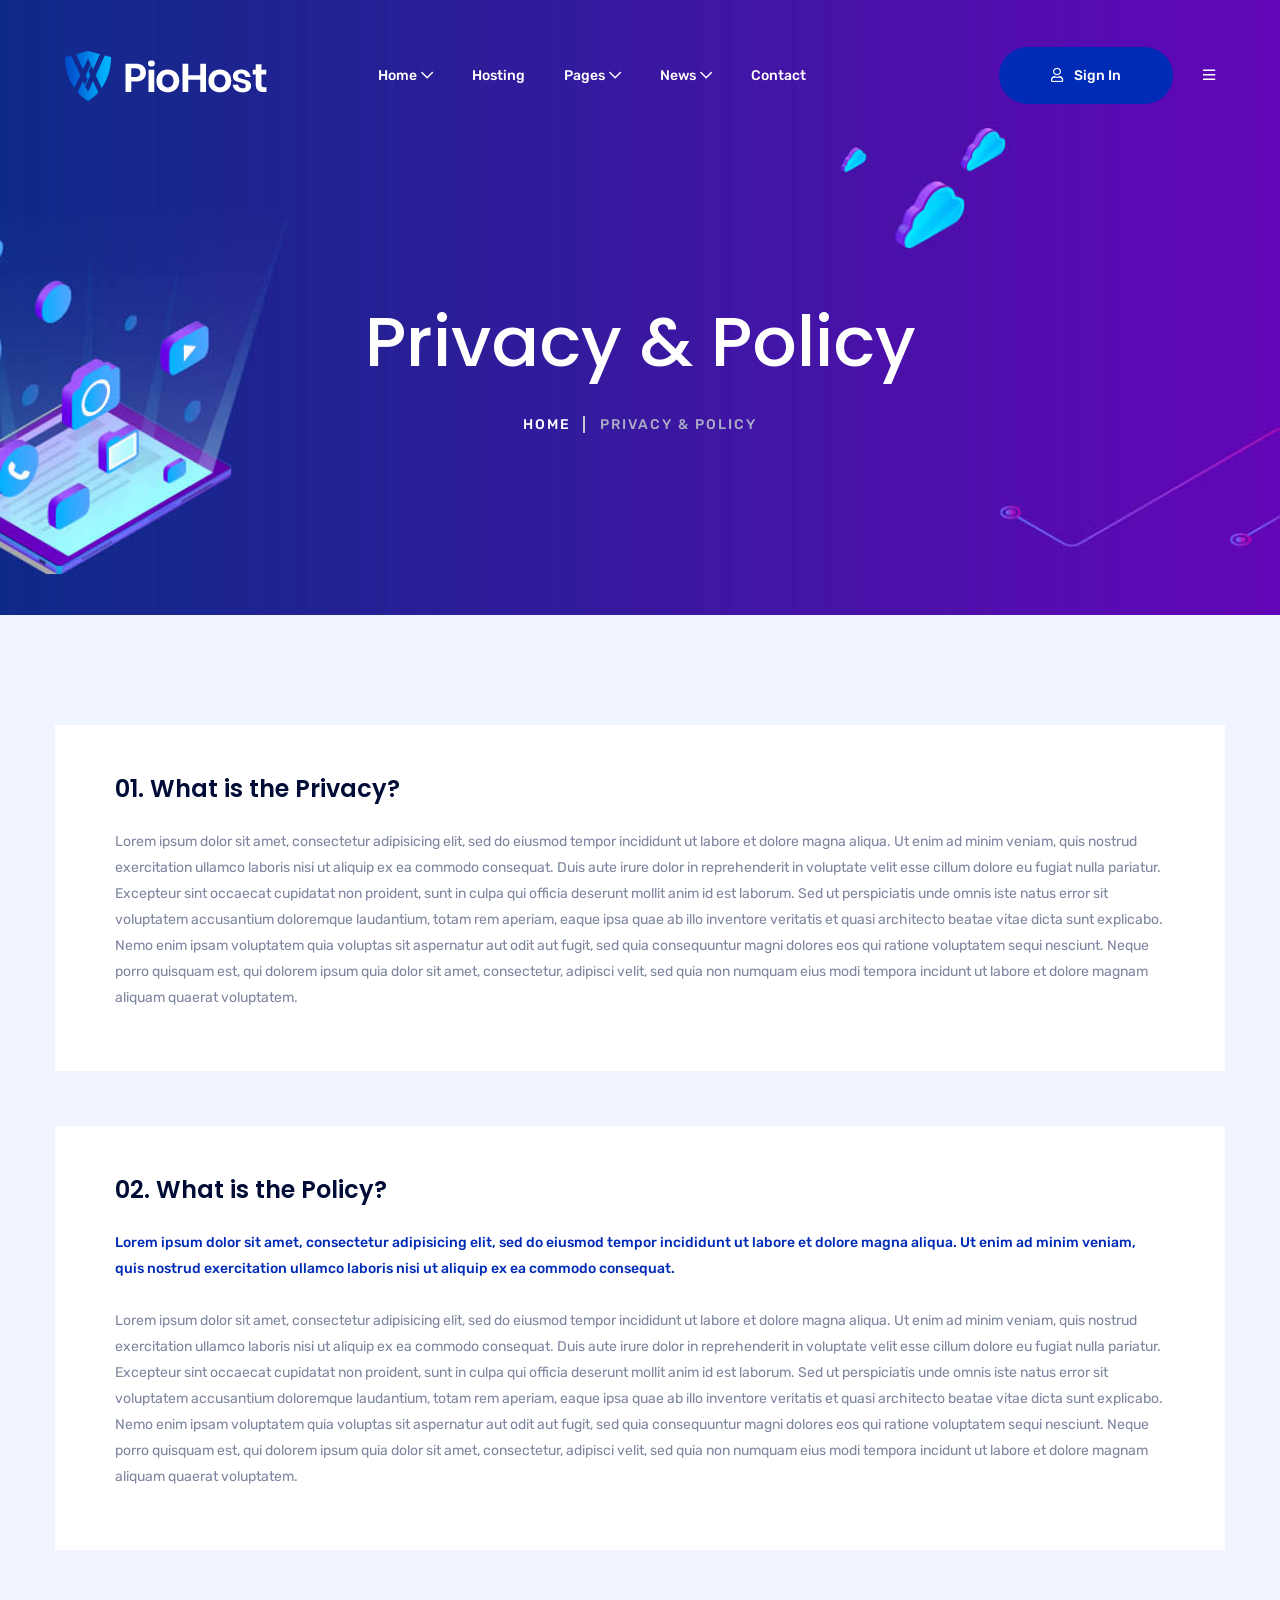
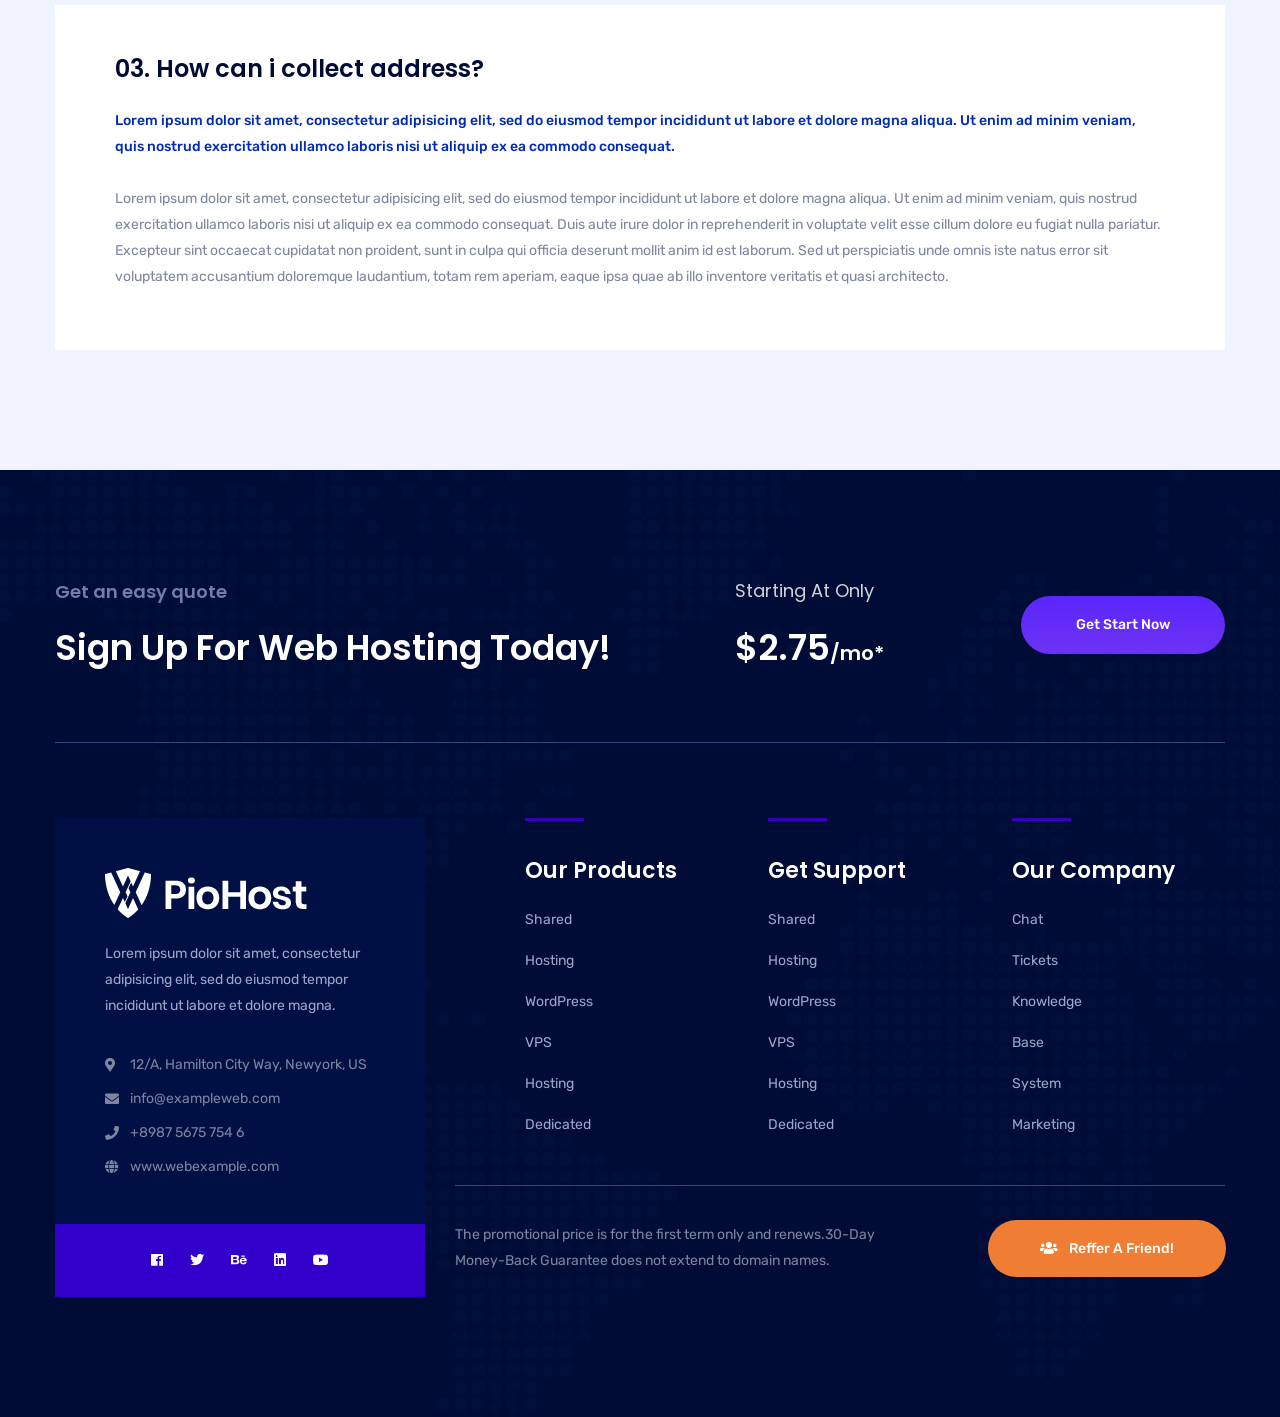
<file: privacy.html>
<!doctype html>
<html class="no-js" lang="zxx">
    <head>
        <meta charset="utf-8">
        <meta http-equiv="x-ua-compatible" content="ie=edge">
        <title>Piohost - Domain and Web Hosting HTML5 Template</title>
        <meta name="description" content="">
        <meta name="viewport" content="width=device-width, initial-scale=1">

        <link rel="manifest" href="site.webmanifest">
		<link rel="shortcut icon" type="image/x-icon" href="img/favicon.png">
        <!-- Place favicon.png in the root directory -->

		<!-- CSS here -->
        <link rel="stylesheet" href="css/bootstrap.min.css">
        <link rel="stylesheet" href="css/owl.carousel.min.css">
        <link rel="stylesheet" href="css/animate.min.css">
        <link rel="stylesheet" href="css/magnific-popup.css">
        <link rel="stylesheet" href="css/fontawesome.min.css">
        <link rel="stylesheet" href="css/meanmenu.css">
        <link rel="stylesheet" href="css/slick.css">
        <link rel="stylesheet" href="css/default.css">
        <link rel="stylesheet" href="css/main.css">
        <link rel="stylesheet" href="css/responsive.css">
    </head>
    <body>

        <!-- header start -->
        <header>
            <div class="header-area header-transparent header-space pt-45 pb-45">
                <div class="container-fluid">
                    <div class="row">
                        <div class="col-xl-3 col-lg-3 col-md-5 d-flex align-items-lg-center">
                            <div class="logo">
                                <a href="index.html"> <img src="img/logo/footer-logo.png" alt=""> </a>
                            </div>
                        </div>
                        <div class="col-xl-6 col-lg-6 d-none d-lg-block">
                            <div class="main-menu contract-menu">
                                <nav id="mobile-menu">
                                    <ul>
                                        <li><a class="arrow-down" href="index.html">Home</a>
                                            <ul class="submenu">
                                                <li><a href="index.html">Homepage 01</a></li>
                                                <li><a href="index-2.html">Homepage 02</a></li>
                                                <li><a href="index-3.html">Homepage 03</a></li>
                                            </ul>
                                        </li>
                                        <li><a href="share-hosting.html">Hosting</a></li>
                                        <li><a class="arrow-down" href="#">Pages</a>
                                            <ul class="submenu">
                                                <li><a href="about.html">About</a></li>
                                                <li><a href="affiliate.html">Affiliate</a></li>
                                                <li><a href="domain-search.html">Domain Search</a></li>
                                                <li><a href="faq.html">faq</a></li>
                                                <li><a href="privacy.html">privacy</a></li>
                                                <li><a href="server.html">server</a></li>
                                                <li><a href="share-hosting.html">share hosting</a></li>
                                                <li><a href="support.html">support</a></li>
                                                <li><a href="team.html">team</a></li>
                                                <li><a href="whois.html">whois</a></li>
                                                <li><a href="login.html">login</a></li>
                                                <li><a href="register.html">register</a></li>
                                                <li><a href="recover.html">recover</a></li>
                                            </ul>
                                        </li>
                                        <li><a class="arrow-down" href="blog.html">News</a>
                                            <ul class="submenu">
                                                <li><a href="blog.html">News Default</a></li>
                                                <li><a href="blog-details.html">News Details</a></li>
                                            </ul>
                                        </li>
                                        <li><a href="contact.html">Contact</a></li>
                                    </ul>
                                </nav>
                            </div>
                        </div>
                        <div class="col-xl-3 col-lg-3 col-md-7 d-flex align-items-center justify-content-end">
                            <div class="header-btn f-right d-none d-md-block">
                                <a class="btn" href="#"><i class="far fa-user"></i> Sign In</a>
                            </div>
                            <div class="bar f-right d-none d-lg-block">
                                <a href="#"><i class="far fa-bars"></i></a>
                            </div>
                        </div>
                        <div class="col-12">
                            <div class="mobile-menu"></div>
                        </div>
                    </div>
                </div>
            </div>
        </header>
        <!-- header start -->


        <main>
            <!-- breadcrumb-area-start -->
            <section class="breadcrumb-area" style="background-image:url(img/bg/contractbg.jpg)">
                <div class="container">
                    <div class="row">
                        <div class="col-xl-12">
                            <div class="breadcrumb-text text-center">
                                <h1>Privacy & Policy</h1>
                                <ul class="breadcrumb-menu">
                                    <li><a href="index.html">home</a></li>
                                    <li><span>Privacy & Policy</span></li>
                                </ul>
                            </div>
                        </div>
                    </div>
                </div>
            </section>
            <!-- breadcrumb-area-end -->
            <!-- privacy area -->
            <section class="privacy area gray-bg pb-65">
             <div class="container">
                 <div class="row">
                     <div class="col-xl-12">
                         <div class="privacy-heading mt-110 mb-55">
                              <h3>01. What is the Privacy?</h3>
                                <p>
                                Lorem ipsum dolor sit amet, consectetur adipisicing elit, sed do eiusmod tempor incididunt ut labore et dolore magna aliqua. Ut enim ad minim veniam, quis nostrud exercitation ullamco laboris nisi ut aliquip ex ea commodo consequat. Duis aute irure dolor in reprehenderit in voluptate velit esse cillum dolore eu fugiat nulla pariatur. Excepteur sint occaecat cupidatat non proident, sunt in culpa qui officia deserunt mollit anim id est laborum. Sed ut perspiciatis unde omnis iste natus error sit voluptatem accusantium doloremque laudantium, totam rem aperiam, eaque ipsa quae ab illo inventore veritatis et quasi architecto beatae vitae dicta sunt explicabo. Nemo enim ipsam voluptatem quia voluptas sit aspernatur aut odit aut fugit, sed quia consequuntur magni dolores eos qui ratione voluptatem sequi nesciunt. Neque porro quisquam est, qui dolorem ipsum quia dolor sit amet, consectetur, adipisci velit, sed quia non numquam eius modi tempora incidunt ut labore et dolore magnam aliquam quaerat voluptatem.
                                </p>
                         </div>
                     </div>
                 </div>
                 <div class="row">
                    <div class="col-xl-12">
                        <div class="privacy-heading mb-55">
                             <h3>02. What is the Policy?</h3>
                               <p class="privacy-color">
                                Lorem ipsum dolor sit amet, consectetur adipisicing elit, sed do eiusmod tempor incididunt ut labore et dolore magna aliqua. Ut enim ad minim veniam, quis nostrud exercitation ullamco laboris nisi ut aliquip ex ea commodo consequat.
                               </p>
                               <p>
                               Lorem ipsum dolor sit amet, consectetur adipisicing elit, sed do eiusmod tempor incididunt ut labore et dolore magna aliqua. Ut enim ad minim veniam, quis nostrud exercitation ullamco laboris nisi ut aliquip ex ea commodo consequat. Duis aute irure dolor in reprehenderit in voluptate velit esse cillum dolore eu fugiat nulla pariatur. Excepteur sint occaecat cupidatat non proident, sunt in culpa qui officia deserunt mollit anim id est laborum. Sed ut perspiciatis unde omnis iste natus error sit voluptatem accusantium doloremque laudantium, totam rem aperiam, eaque ipsa quae ab illo inventore veritatis et quasi architecto beatae vitae dicta sunt explicabo. Nemo enim ipsam voluptatem quia voluptas sit aspernatur aut odit aut fugit, sed quia consequuntur magni dolores eos qui ratione voluptatem sequi nesciunt. Neque porro quisquam est, qui dolorem ipsum quia dolor sit amet, consectetur, adipisci velit, sed quia non numquam eius modi tempora incidunt ut labore et dolore magnam aliquam quaerat voluptatem.
                               </p>
                        </div>
                    </div>
                 </div>
                 <div class="row">
                    <div class="col-xl-12">
                        <div class="privacy-heading mb-55">
                             <h3>03. How can i collect address?</h3>
                               <p class="privacy-color">
                                Lorem ipsum dolor sit amet, consectetur adipisicing elit, sed do eiusmod tempor incididunt ut labore et dolore magna aliqua. Ut enim ad minim veniam, quis nostrud exercitation ullamco laboris nisi ut aliquip ex ea commodo consequat.
                               </p>
                                <div class="privacy-left">
                                    <p>
                                        Lorem ipsum dolor sit amet, consectetur adipisicing elit, sed do eiusmod tempor incididunt ut labore et dolore
                                        magna aliqua. Ut enim ad minim veniam, quis nostrud exercitation ullamco laboris nisi ut aliquip ex ea commodo
                                        consequat. Duis aute irure dolor in reprehenderit in voluptate velit esse cillum dolore eu fugiat nulla
                                        pariatur. Excepteur sint occaecat cupidatat non proident, sunt in culpa qui officia deserunt mollit anim id est
                                        laborum. Sed ut perspiciatis unde omnis iste natus error sit voluptatem accusantium doloremque laudantium, totam
                                        rem aperiam, eaque ipsa quae ab illo inventore veritatis et quasi architecto.
                                    </p>
                                </div>
                        </div>
                    </div>
                 </div>
             </div>
            </section>
      <!-- privacy area finish -->
        </main>

        <!-- footer start -->
        <footer>
            <section class="footer-area pt-110 pb-90 bg-footer" data-background="img/bg/footer-bg.jpg">
                <div class="container">
                    <div class="row d-flex justify-content-start justify-content-md-between align-items-center">
                        <div class="col-xl-6 col-lg-6">
                            <div class="footer-sing-up mb-30">
                                <h5>Get an easy quote</h5>
                                <h2>Sign Up For Web Hosting Today!</h2>
                            </div>
                        </div>
                        <div class="col-xl-3 col-md-5 col-lg-3">
                            <div class="footer-left-info mb-30">
                                <h5>Starting At Only</h5>
                                <h2>$2.75<span>/mo*</span></h2>
                            </div>
                        </div>
                        <div class="col-xl-3 col-md-7 col-lg-3">
                            <div class="footer-btn mb-30">
                                <a href="#" class="btn btn-grad">Get Start Now</a>
                            </div>
                        </div>
                    </div>
                    <div class="footer-border"></div>
                    <div class="row d-flex justify-content-between">
                        <div class="col-xl-4 col-lg-4 mb-30">
                            <div class="footer-bottom-area">
                                <div class="widgets">
                                    <div class="footer-logo">
                                        <img src="img/logo/logo.png" alt="">
                                    </div>
                                    <p>Lorem ipsum dolor sit amet, consectetur adipisicing elit, sed do eiusmod tempor
                                        incididunt ut labore et dolore magna. </p>
                                    <ul class="adress">
                                        <li><i class="fa fa-map-marker-alt"></i> <span>12/A, Hamilton City Way, Newyork,
                                                US</span></li>
                                        <li><i class="fa fa-envelope"></i> <span>info@exampleweb.com</span></li>
                                        <li><i class="fa fa-phone"></i> <span>+8987 5675 754 6</span></li>
                                        <li><i class="fa fa-globe"> </i> <span>www.webexample.com</span></li>
                                    </ul>
                                </div>
                            </div>
                            <div class="footer-social text-center">
                                <a href="#"><i class="fab fa-facebook"></i></a>
                                <a href="#"><i class="fab fa-twitter"></i></a>
                                <a href="#"><i class="fab fa-behance"></i></a>
                                <a href="#"><i class="fab fa-linkedin"></i></a>
                                <a href="#"><i class="fab fa-youtube"></i></a>
                            </div>
                        </div>
                        <div class="col-xl-8 col-lg-8">
                            <div class="footer-right-box pl-70">
                                <div class="row">
                                    <div class="col-xl-4 col-lg-4 col-md-4">
                                        <div class="wigets mb-30">
                                            <div class="widgets-titles">
                                                <h4>Our Products</h4>
                                            </div>
                                            <div class="wegets-body">
                                                <ul>
                                                    <li><a href="#">Shared</a></li>
                                                    <li><a href="#">hosting</a></li>
                                                    <li><a href="#">WordPress</a></li>
                                                    <li><a href="#">VPS</a></li>
                                                    <li><a href="#">hosting</a></li>
                                                    <li><a href="#">Dedicated</a></li>
                                                </ul>
                                            </div>
                                        </div>
                                    </div>
                                    <div class="col-xl-4 col-lg-4 col-md-4">
                                        <div class="wigets mb-30">
                                            <div class="widgets-titles">
                                                <h4>Get Support</h4>
                                            </div>
                                            <div class="wegets-body">
                                                <ul>
                                                    <li><a href="#">Shared</a></li>
                                                    <li><a href="#">hosting</a></li>
                                                    <li><a href="#">WordPress</a></li>
                                                    <li><a href="#">VPS</a></li>
                                                    <li><a href="#">hosting</a></li>
                                                    <li><a href="#">Dedicated</a></li>

                                                </ul>
                                            </div>
                                        </div>
                                    </div>
                                    <div class="col-xl-4 col-lg-4 col-md-4">
                                        <div class="wigets mb-30">
                                            <div class="widgets-titles">
                                                <h4>Our Company</h4>
                                            </div>
                                            <div class="wegets-body">
                                                <ul>
                                                    <li><a href="#">Chat</a></li>
                                                    <li><a href="#">Tickets</a></li>
                                                    <li><a href="#">Knowledge</a></li>
                                                    <li><a href="#">base</a></li>
                                                    <li><a href="#">System</a></li>
                                                    <li><a href="#">Marketing</a></li>
                                                </ul>
                                            </div>
                                        </div>
                                    </div>
                                </div>
                            </div>
                            <div class="row">
                                <div class="col-xl-8">
                                    <div class="footer-text">
                                        <p>The promotional price is for the first term only and renews.30-Day Money-Back
                                            Guarantee does
                                            not extend to domain names.</p>
                                    </div>
                                </div>
                                <div class="col-xl-4">
                                    <div class="footer-orange-btn text-left text-xl-right">
                                        <a href="#" class="btn"><i class="fa fa-users"></i> Reffer A Friend!</a>
                                    </div>
                                </div>
                            </div>
                        </div>
                    </div>
                </div>

            </section>
        </footer>
        <!-- footer end -->



		<!-- JS here -->
        <script src="js/vendor/modernizr-3.5.0.min.js"></script>
        <script src="js/vendor/jquery-1.12.4.min.js"></script>
        <script src="js/popper.min.js"></script>
        <script src="js/bootstrap.min.js"></script>
        <script src="js/owl.carousel.min.js"></script>
        <script src="js/isotope.pkgd.min.js"></script>
        <script src="js/one-page-nav-min.js"></script>
        <script src="js/slick.min.js"></script>
        <script src="js/jquery.meanmenu.min.js"></script>
        <script src="js/ajax-form.js"></script>
        <script src="js/wow.min.js"></script>
        <script src="js/jquery.scrollUp.min.js"></script>
        <script src="js/imagesloaded.pkgd.min.js"></script>
        <script src="js/jquery.magnific-popup.min.js"></script>
        <script src="js/plugins.js"></script>
        <script src="js/main.js"></script>
    </body>
</html>
</file>
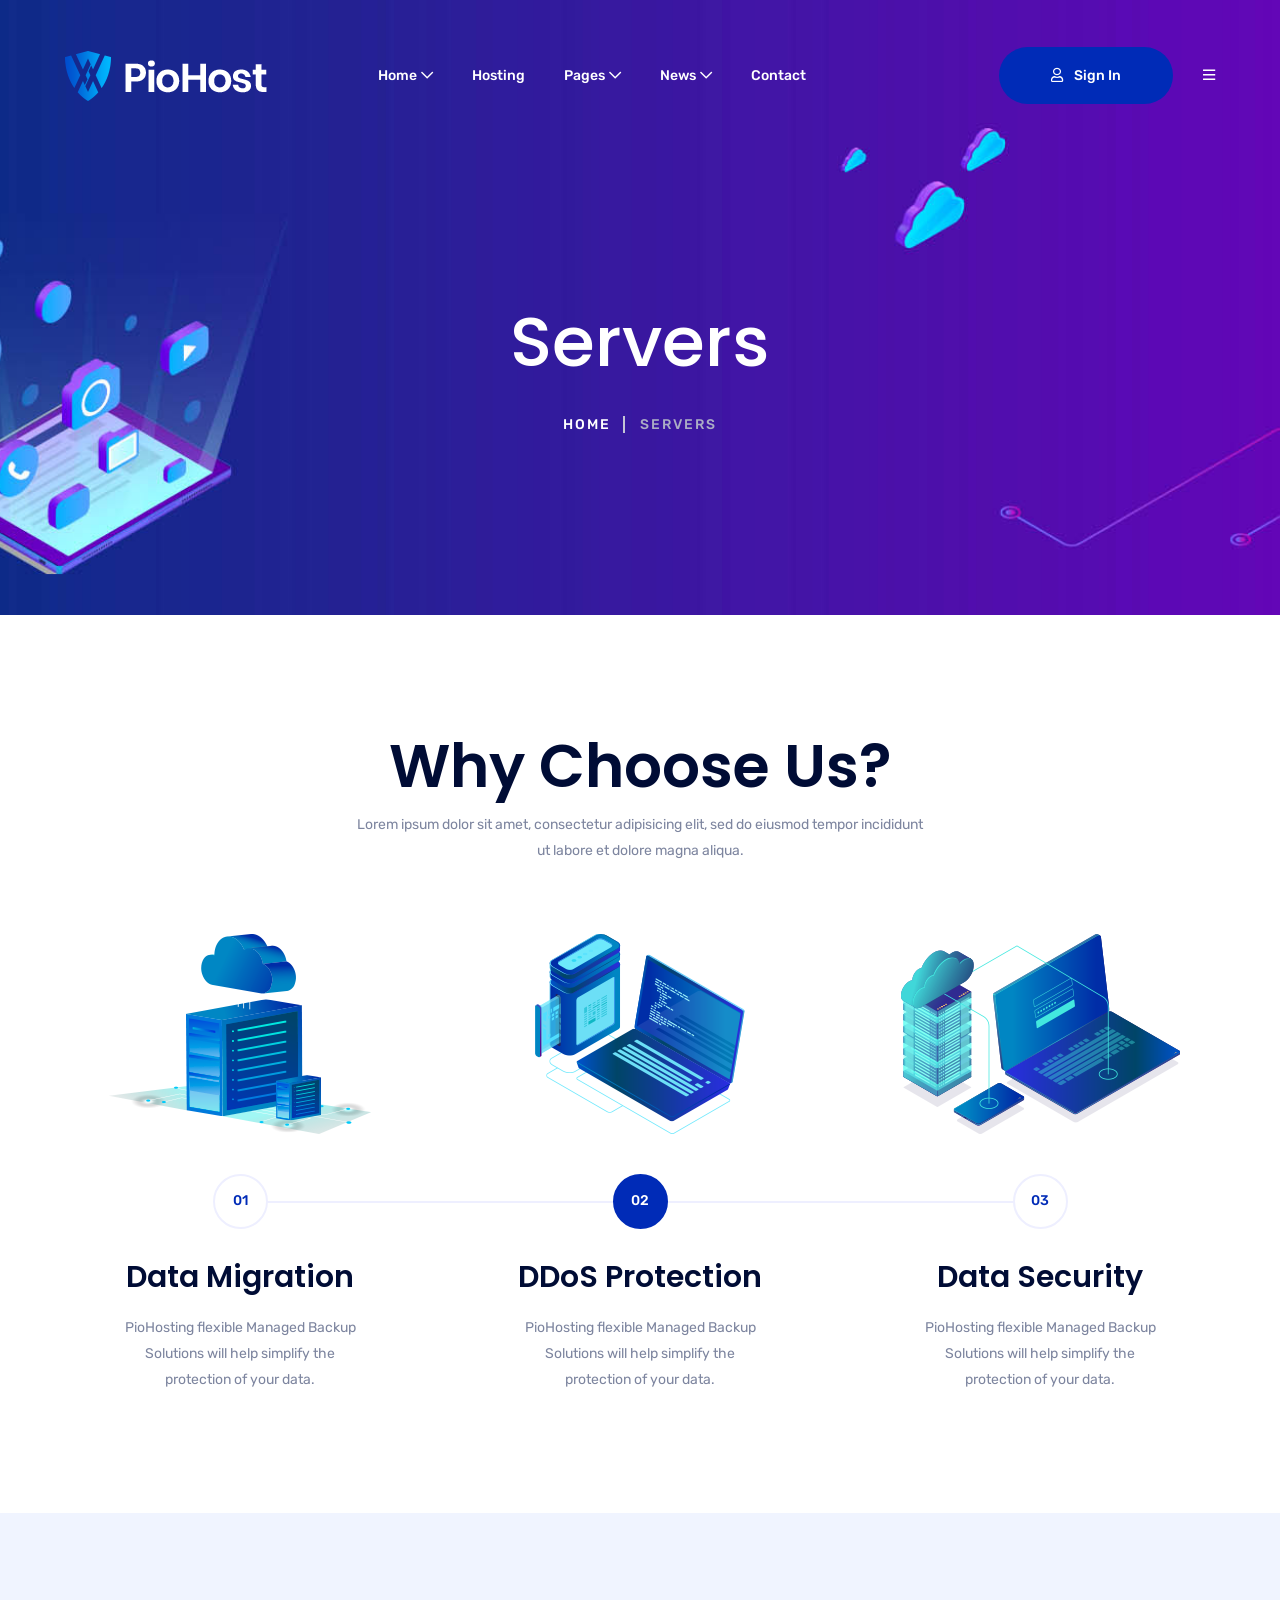
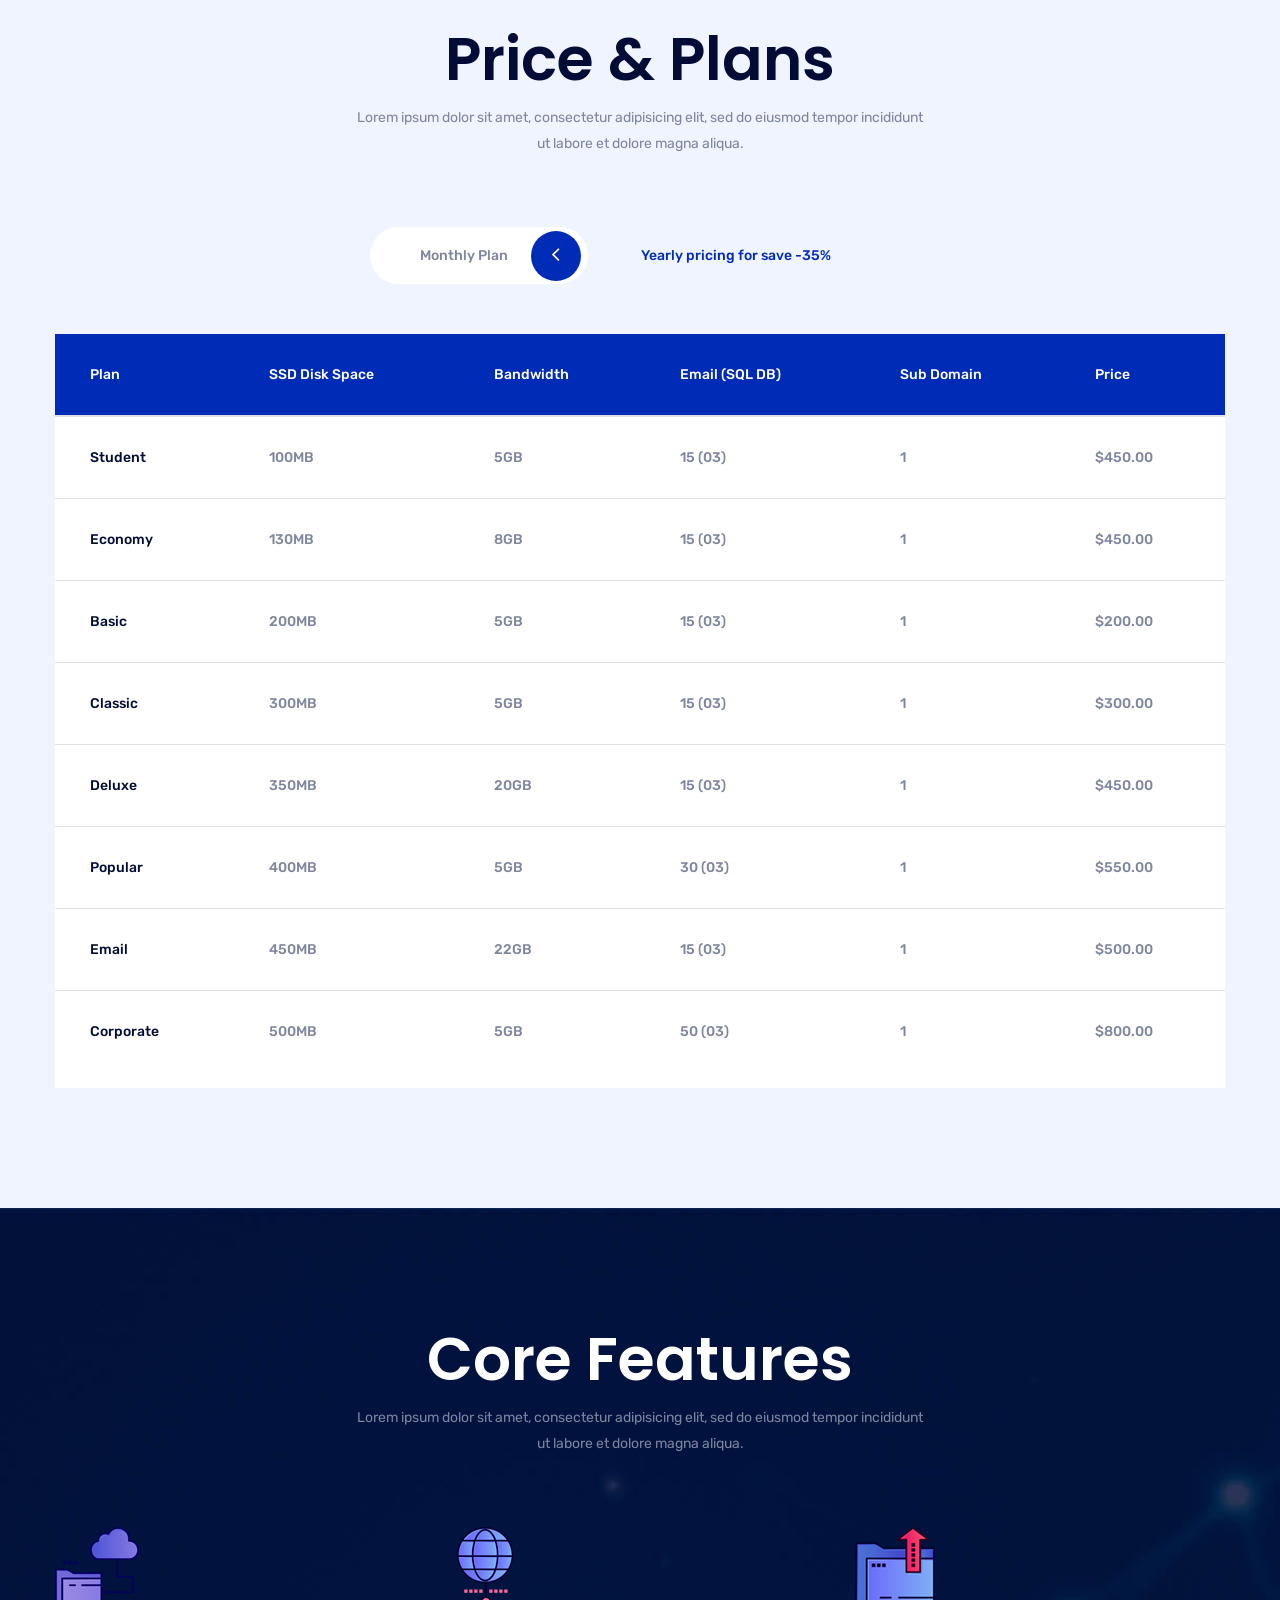
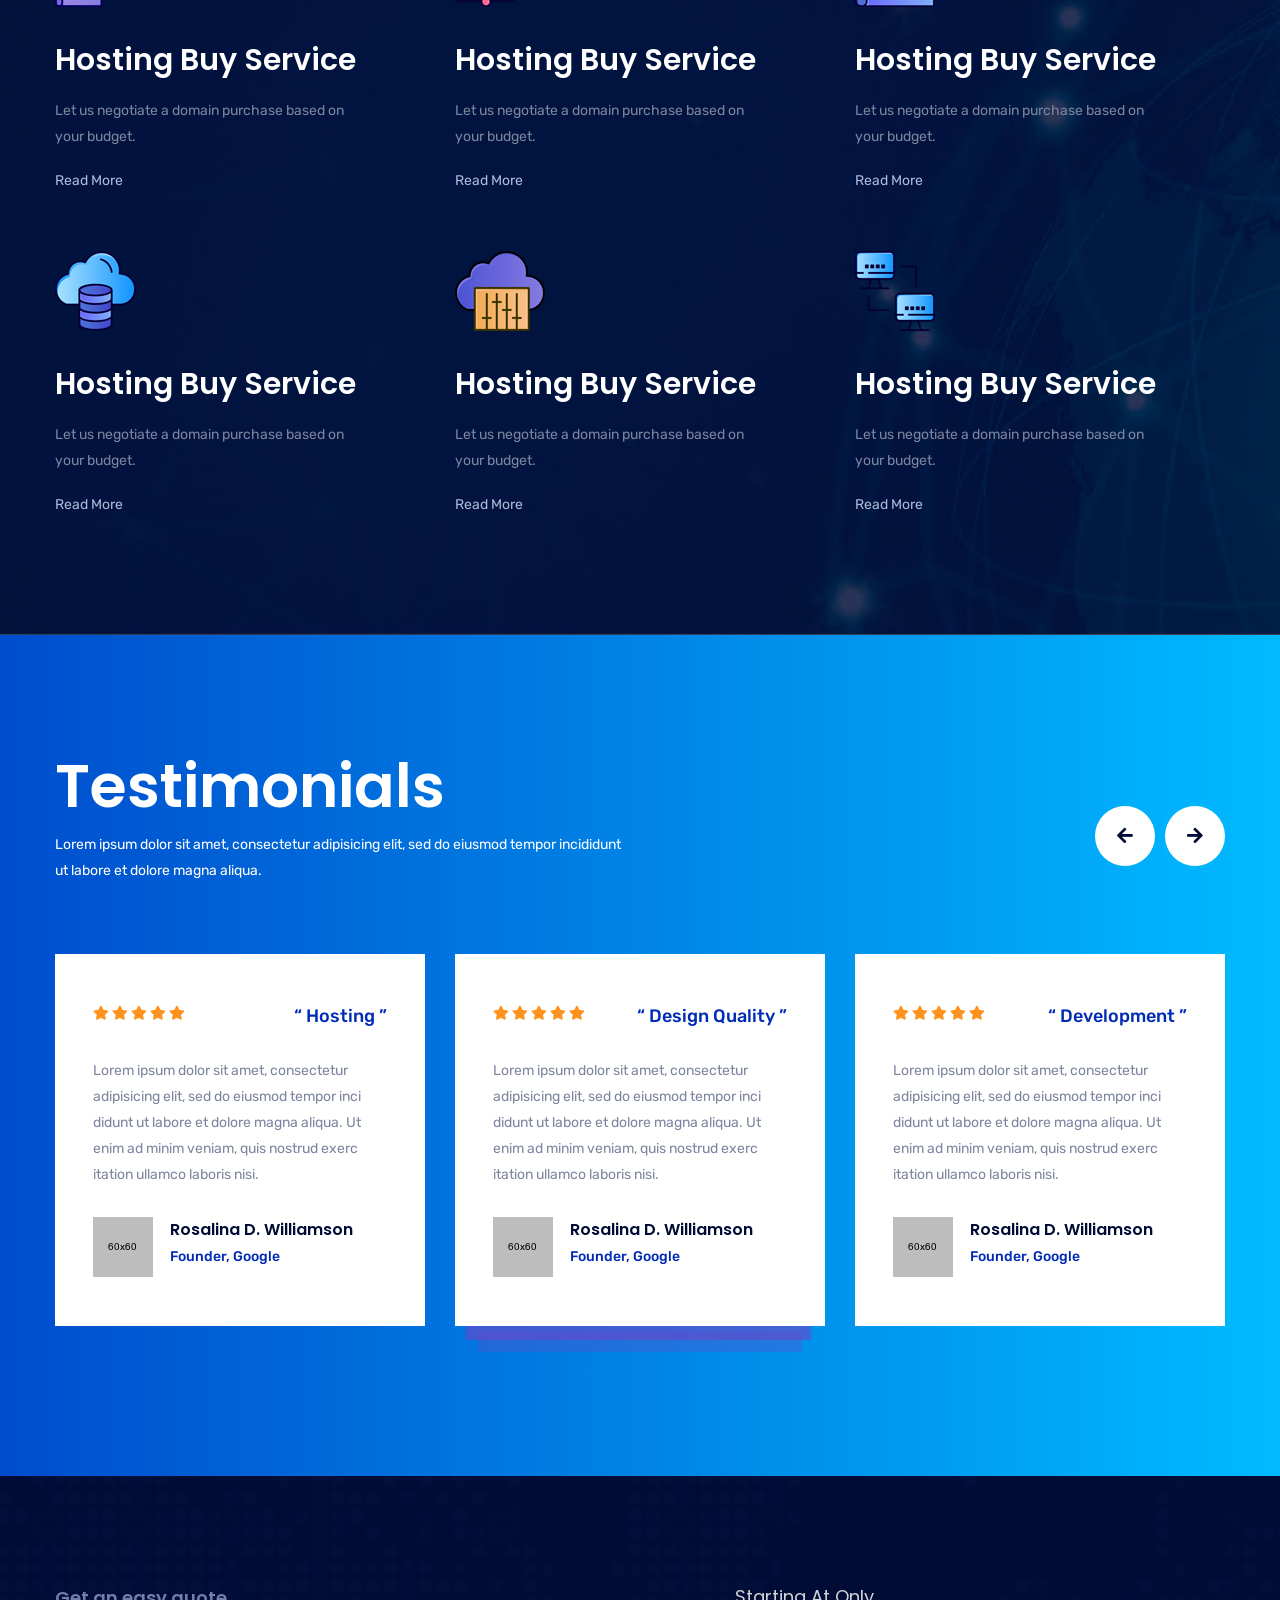
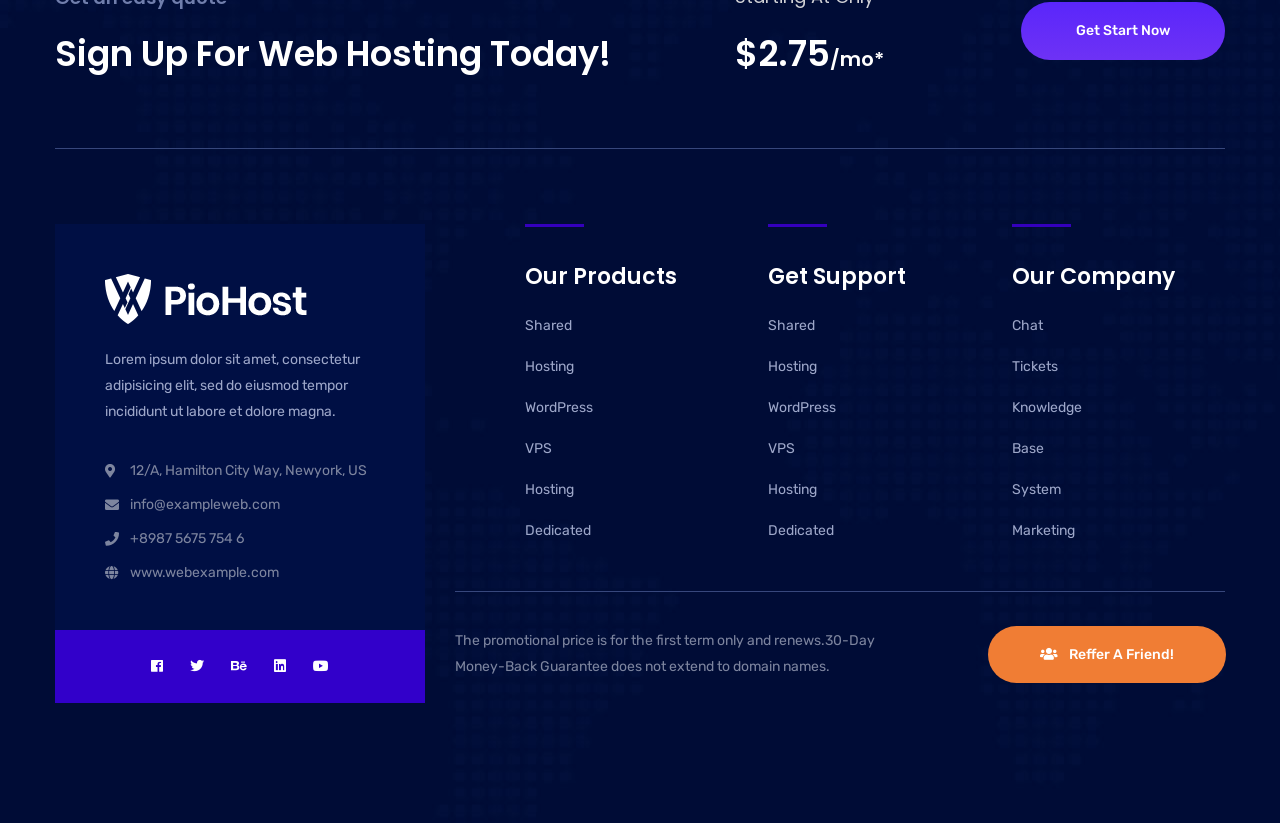
<file: server.html>
<!doctype html>
<html class="no-js" lang="zxx">
    <head>
        <meta charset="utf-8">
        <meta http-equiv="x-ua-compatible" content="ie=edge">
        <title>Piohost - Domain and Web Hosting HTML5 Template</title>
        <meta name="description" content="">
        <meta name="viewport" content="width=device-width, initial-scale=1">

        <link rel="manifest" href="site.webmanifest">
		<link rel="shortcut icon" type="image/x-icon" href="img/favicon.png">
        <!-- Place favicon.png in the root directory -->

		<!-- CSS here -->
        <link rel="stylesheet" href="css/bootstrap.min.css">
        <link rel="stylesheet" href="css/owl.carousel.min.css">
        <link rel="stylesheet" href="css/animate.min.css">
        <link rel="stylesheet" href="css/magnific-popup.css">
        <link rel="stylesheet" href="css/fontawesome.min.css">
        <link rel="stylesheet" href="css/meanmenu.css">
        <link rel="stylesheet" href="css/slick.css">
        <link rel="stylesheet" href="css/default.css">
        <link rel="stylesheet" href="css/main.css">
        <link rel="stylesheet" href="css/responsive.css">
    </head>
    <body>

        <!-- header start -->
        <header>
            <div class="header-area header-transparent header-space pt-45 pb-45">
                <div class="container-fluid">
                    <div class="row">
                        <div class="col-xl-3 col-lg-3 col-md-5 d-flex align-items-lg-center">
                            <div class="logo">
                                <a href="index.html"> <img src="img/logo/footer-logo.png" alt=""> </a>
                            </div>
                        </div>
                        <div class="col-xl-6 col-lg-6 d-none d-lg-block">
                            <div class="main-menu contract-menu">
                                <nav id="mobile-menu">
                                    <ul>
                                        <li><a class="arrow-down" href="index.html">Home</a>
                                            <ul class="submenu">
                                                <li><a href="index.html">Homepage 01</a></li>
                                                <li><a href="index-2.html">Homepage 02</a></li>
                                                <li><a href="index-3.html">Homepage 03</a></li>
                                            </ul>
                                        </li>
                                        <li><a href="share-hosting.html">Hosting</a></li>
                                        <li><a class="arrow-down" href="#">Pages</a>
                                            <ul class="submenu">
                                                <li><a href="about.html">About</a></li>
                                                <li><a href="affiliate.html">Affiliate</a></li>
                                                <li><a href="domain-search.html">Domain Search</a></li>
                                                <li><a href="faq.html">faq</a></li>
                                                <li><a href="privacy.html">privacy</a></li>
                                                <li><a href="server.html">server</a></li>
                                                <li><a href="share-hosting.html">share hosting</a></li>
                                                <li><a href="support.html">support</a></li>
                                                <li><a href="team.html">team</a></li>
                                                <li><a href="whois.html">whois</a></li>
                                                <li><a href="login.html">login</a></li>
                                                <li><a href="register.html">register</a></li>
                                                <li><a href="recover.html">recover</a></li>
                                            </ul>
                                        </li>
                                        <li><a class="arrow-down" href="blog.html">News</a>
                                            <ul class="submenu">
                                                <li><a href="blog.html">News Default</a></li>
                                                <li><a href="blog-details.html">News Details</a></li>
                                            </ul>
                                        </li>
                                        <li><a href="contact.html">Contact</a></li>
                                    </ul>
                                </nav>
                            </div>
                        </div>
                        <div class="col-xl-3 col-lg-3 col-md-7 d-flex align-items-center justify-content-end">
                            <div class="header-btn f-right d-none d-md-block">
                                <a class="btn" href="#"><i class="far fa-user"></i> Sign In</a>
                            </div>
                            <div class="bar f-right d-none d-lg-block">
                                <a href="#"><i class="far fa-bars"></i></a>
                            </div>
                        </div>
                        <div class="col-12">
                            <div class="mobile-menu"></div>
                        </div>
                    </div>
                </div>
            </div>
        </header>
        <!-- header start -->

        <main>
            <!-- breadcrumb-area-start -->
            <section class="breadcrumb-area" style="background-image:url(img/bg/contractbg.jpg)">
                <div class="container">
                    <div class="row">
                        <div class="col-xl-12">
                            <div class="breadcrumb-text text-center">
                                <h1>Servers</h1>
                                <ul class="breadcrumb-menu">
                                    <li><a href="index.html">home</a></li>
                                    <li><span>Servers</span></li>
                                </ul>
                            </div>
                        </div>
                    </div>
                </div>
            </section>
            <!-- breadcrumb-area-end -->
          <!-- chose-area start -->
            <section class="chose-area pt-115 pb-90">
                <div class="container">
                    <div class="row ">
                        <div class="col-xl-6 offset-xl-3">
                            <div class="section-title text-center mb-70">
                                <h2>Why Choose Us?</h2>
                                <p>Lorem ipsum dolor sit amet, consectetur adipisicing elit, sed do eiusmod
                                    tempor incididunt ut labore et dolore magna aliqua.</p>
                            </div>
                        </div>
                    </div>
                    <div class="row chose-row">
                        <div class="col-xl-4 col-lg-4">
                            <div class="chose-box text-center mb-30">
                                <img src="img/chose/c01.png" alt="">
                                <div class="chose-content">
                                    <span>01</span>
                                    <h3>Data Migration</h3>
                                    <p>PioHosting flexible Managed
                                    Backup Solutions will help simplify
                                    the protection of your data.</p>
                                </div>
                            </div>
                        </div>
                        <div class="col-xl-4 col-lg-4">
                            <div class="chose-box text-center active mb-30">
                                <img src="img/chose/c02.png" alt="">
                                <div class="chose-content">
                                    <span>02</span>
                                    <h3>DDoS Protection</h3>
                                    <p>PioHosting flexible Managed
                                    Backup Solutions will help simplify
                                    the protection of your data.</p>
                                </div>
                            </div>
                        </div>
                        <div class="col-xl-4 col-lg-4">
                            <div class="chose-box text-center mb-30">
                                <img src="img/chose/c03.png" alt="">
                                <div class="chose-content">
                                    <span>03</span>
                                    <h3>Data Security</h3>
                                    <p>PioHosting flexible Managed
                                    Backup Solutions will help simplify
                                    the protection of your data.</p>
                                </div>
                            </div>
                        </div>
                    </div>
                </div>
            </section>
            <!-- chose-area end -->
            <!-- Our-price-area start -->
            <div class="price-area pt-110 pb-120">
                <div class="container">
                    <div class="row ">
                        <div class="col-xl-6 offset-xl-3 col-lg-8 offset-lg-2">
                            <div class="section-title text-center mb-70">
                                <h2>Price & Plans</h2>
                                <p>Lorem ipsum dolor sit amet, consectetur adipisicing elit, sed do eiusmod
                                    tempor incididunt ut labore et dolore magna aliqua.</p>
                            </div>
                        </div>
                    </div>
                    <div class="row">
                        <div class="col-12">
                            <ul class="nav price-tabs mb-50" id="myTab" role="tablist">
                                <li class="nav-item">
                                    <a class="nav-link active" id="home-tab" data-toggle="tab" href="#home" role="tab"
                                        aria-controls="home" aria-selected="true">Monthly Plan <i class="fal fa-angle-left"></i></a>
                                </li>
                                <li class="nav-item">
                                    <a class="nav-link" id="profile-tab" data-toggle="tab" href="#profile" role="tab"
                                        aria-controls="profile" aria-selected="false">Yearly pricing for save -35% <i
                                            class="fal fa-angle-left"></i></a>
                                </li>
                            </ul>
                            <div class="tab-content" id="myTabContent">
                                <div class="tab-pane fade show active" id="home" role="tabpanel" aria-labelledby="home-tab">
                                    <div class="price-table white-bg table-responsive">
                                        <table class="table">
                                            <thead class="theme-bg">
                                                <tr>
                                                    <th scope="col">Plan</th>
                                                    <th scope="col">SSD Disk Space</th>
                                                    <th scope="col">Bandwidth</th>
                                                    <th scope="col">Email (SQL DB)</th>
                                                    <th scope="col">Sub Domain</th>
                                                    <th scope="col">Price</th>
                                                </tr>
                                            </thead>
                                            <tbody>
                                                <tr>
                                                    <td class="tb-title">Student</td>
                                                    <td>100MB</td>
                                                    <td>5GB</td>
                                                    <td>15 (03)</td>
                                                    <td>1</td>
                                                    <td>$450.00</td>
                                                </tr>
                                                <tr>
                                                    <td class="tb-title">Economy</td>
                                                    <td>130MB</td>
                                                    <td>8GB</td>
                                                    <td>15 (03)</td>
                                                    <td>1</td>
                                                    <td>$450.00</td>
                                                </tr>
                                                <tr>
                                                    <td class="tb-title">Basic</td>
                                                    <td>200MB</td>
                                                    <td>5GB</td>
                                                    <td>15 (03)</td>
                                                    <td>1</td>
                                                    <td>$200.00</td>
                                                </tr>
                                                <tr>
                                                    <td class="tb-title">Classic</td>
                                                    <td>300MB</td>
                                                    <td>5GB</td>
                                                    <td>15 (03)</td>
                                                    <td>1</td>
                                                    <td>$300.00</td>
                                                </tr>
                                                <tr>
                                                    <td class="tb-title">Deluxe</td>
                                                    <td>350MB</td>
                                                    <td>20GB</td>
                                                    <td>15 (03)</td>
                                                    <td>1</td>
                                                    <td>$450.00</td>
                                                </tr>
                                                <tr>
                                                    <td class="tb-title">Popular</td>
                                                    <td>400MB</td>
                                                    <td>5GB</td>
                                                    <td>30 (03)</td>
                                                    <td>1</td>
                                                    <td>$550.00</td>
                                                </tr>
                                                <tr>
                                                    <td class="tb-title">Email</td>
                                                    <td>450MB</td>
                                                    <td>22GB</td>
                                                    <td>15 (03)</td>
                                                    <td>1</td>
                                                    <td>$500.00</td>
                                                </tr>
                                                <tr>
                                                    <td class="tb-title">Corporate</td>
                                                    <td>500MB</td>
                                                    <td>5GB</td>
                                                    <td>50 (03)</td>
                                                    <td>1</td>
                                                    <td>$800.00</td>
                                                </tr>
                                            </tbody>
                                        </table>
                                    </div>
                                </div>
                                <div class="tab-pane fade" id="profile" role="tabpanel" aria-labelledby="profile-tab">
                                    <div class="price-table white-bg table-responsive">
                                        <table class="table">
                                            <thead class="theme-bg">
                                                <tr>
                                                    <th scope="col">Plan</th>
                                                    <th scope="col">SSD Disk Space</th>
                                                    <th scope="col">Bandwidth</th>
                                                    <th scope="col">Email (SQL DB)</th>
                                                    <th scope="col">Sub Domain</th>
                                                    <th scope="col">Price</th>
                                                </tr>
                                            </thead>
                                            <tbody>
                                                <tr>
                                                    <td class="tb-title">Student</td>
                                                    <td>100MB</td>
                                                    <td>5GB</td>
                                                    <td>15 (03)</td>
                                                    <td>1</td>
                                                    <td>$220.00</td>
                                                </tr>
                                                <tr>
                                                    <td class="tb-title">Economy</td>
                                                    <td>130MB</td>
                                                    <td>8GB</td>
                                                    <td>15 (03)</td>
                                                    <td>1</td>
                                                    <td>$230.00</td>
                                                </tr>
                                                <tr>
                                                    <td class="tb-title">Basic</td>
                                                    <td>200MB</td>
                                                    <td>5GB</td>
                                                    <td>15 (03)</td>
                                                    <td>1</td>
                                                    <td>$300.00</td>
                                                </tr>
                                                <tr>
                                                    <td class="tb-title">Classic</td>
                                                    <td>300MB</td>
                                                    <td>5GB</td>
                                                    <td>15 (03)</td>
                                                    <td>1</td>
                                                    <td>$350.00</td>
                                                </tr>
                                                <tr>
                                                    <td class="tb-title">Deluxe</td>
                                                    <td>350MB</td>
                                                    <td>20GB</td>
                                                    <td>15 (03)</td>
                                                    <td>1</td>
                                                    <td>$450.00</td>
                                                </tr>
                                                <tr>
                                                    <td class="tb-title">Popular</td>
                                                    <td>400MB</td>
                                                    <td>5GB</td>
                                                    <td>30 (03)</td>
                                                    <td>1</td>
                                                    <td>$550.00</td>
                                                </tr>
                                                <tr>
                                                    <td class="tb-title">Email</td>
                                                    <td>450MB</td>
                                                    <td>22GB</td>
                                                    <td>15 (03)</td>
                                                    <td>1</td>
                                                    <td>$500.00</td>
                                                </tr>
                                                <tr>
                                                    <td class="tb-title">Corporate</td>
                                                    <td>500MB</td>
                                                    <td>5GB</td>
                                                    <td>50 (03)</td>
                                                    <td>1</td>
                                                    <td>$800.00</td>
                                                </tr>
                                            </tbody>
                                        </table>
                                    </div>
                                </div>
                            </div>
                        </div>
                    </div>
                </div>
            </div>
            <!-- Our-price-area end -->
            <!-- core-features start -->
            <section class="core-features-area pt-115 pb-60" data-background="img/bg/share-core-bg.jpg">
                <div class="container">
                    <div class="row align-items-center mb-40">
                        <div class="col-xl-6 offset-xl-3 col-lg-8 offset-lg-2">
                            <div class="section-title text-center share-titles-section mb-30">
                                <h2>Core Features</h2>
                                <p>Lorem ipsum dolor sit amet, consectetur adipisicing elit, sed do eiusmod tempor incididunt ut labore et dolore magna aliqua. </p>
                            </div>
                        </div>
                    </div>
                    <div class="row">
                        <div class="col-xl-4 col-lg-4 col-md-6">
                            <div class="services-box mb-60">
                                <div class="services-icon mb-35">
                                    <img src="img/icon/cf1.png" alt="">
                                </div>
                                <div class="services-content service-content-share-hosting">
                                    <h4>Hosting Buy Service</h4>
                                        <p>
                                            Let us negotiate a domain purchase based on your budget.
                                        </p>
                                        <a href="#">Read More</a>
                                </div>
                            </div>
                        </div>
                        <div class="col-xl-4 col-lg-4 col-md-6">
                            <div class="services-box mb-60">
                                <div class="services-icon mb-35">
                                    <img src="img/icon/cf2.png" alt="">
                                </div>
                                <div class="services-content service-content-share-hosting">
                                        <h4>Hosting Buy Service</h4>
                                            <p>
                                                Let us negotiate a domain purchase based on your budget.
                                            </p>
                                            <a href="#">Read More</a>
                                    </div>
                            </div>
                        </div>
                        <div class="col-xl-4 col-lg-4 col-md-6">
                            <div class="services-box mb-60">
                                <div class="services-icon mb-35">
                                    <img src="img/icon/cf3.png" alt="">
                                </div>
                                <div class="services-content service-content-share-hosting">
                                        <h4>Hosting Buy Service</h4>
                                            <p>
                                                Let us negotiate a domain purchase based on your budget.
                                            </p>
                                            <a href="#">Read More</a>
                                    </div>
                            </div>
                        </div>
                        <div class="col-xl-4 col-lg-4 col-md-6">
                            <div class="services-box mb-60">
                                <div class="services-icon mb-35">
                                    <img src="img/icon/cf4.png" alt="">
                                </div>
                                <div class="services-content service-content-share-hosting">
                                        <h4>Hosting Buy Service</h4>
                                            <p>
                                                Let us negotiate a domain purchase based on your budget.
                                            </p>
                                            <a href="#">Read More</a>
                                    </div>
                            </div>
                        </div>
                        <div class="col-xl-4 col-lg-4 col-md-6">
                            <div class="services-box mb-60">
                                <div class="services-icon mb-35">
                                    <img src="img/icon/cf5.png" alt="">
                                </div>
                                <div class="services-content service-content-share-hosting">
                                        <h4>Hosting Buy Service</h4>
                                            <p>
                                                Let us negotiate a domain purchase based on your budget.
                                            </p>
                                            <a href="#">Read More</a>
                                    </div>
                            </div>
                        </div>
                        <div class="col-xl-4 col-lg-4 col-md-6">
                            <div class="services-box mb-60">
                                <div class="services-icon mb-35">
                                    <img src="img/icon/cf6.png" alt="">
                                </div>
                                <div class="services-content service-content-share-hosting">
                                        <h4>Hosting Buy Service</h4>
                                            <p>
                                                Let us negotiate a domain purchase based on your budget.
                                            </p>
                                            <a href="#">Read More</a>
                                    </div>
                            </div>
                        </div>
                    </div>
                </div>
            </section>
            <!-- core-features end -->
            <!-- testimonail area start -->
            <section class="testimonail-area testimonail-area-server server-bg pt-115 pb-120">
                <div class="container">
                    <div class="row">
                        <div class="col-xl-6 col-lg-8">
                            <div class="section-title section-title-white mb-70">
                                <h2>Testimonials</h2>
                                <p>Lorem ipsum dolor sit amet, consectetur adipisicing elit, sed do eiusmod tempor incididunt ut
                                    labore et dolore magna aliqua. </p>
                            </div>
                        </div>
                    </div>
                    <div class="row activ-testimonai">
                        <div class="col-xl-12">
                            <div class="testimonail-wraper mb-30">
                                <div class="testimonail-titles">
                                    <div class="testimonail-icon">
                                        <i class="fa fa-star"></i>
                                        <i class="fa fa-star"></i>
                                        <i class="fa fa-star"></i>
                                        <i class="fa fa-star"></i>
                                        <i class="fa fa-star"></i>
                                    </div>
                                    <span>“ Design Quality ”</span>
                                </div>
                                <p>Lorem ipsum dolor sit amet, consectetur adipisicing elit, sed do eiusmod tempor inci didunt ut
                                    labore et dolore magna aliqua. Ut enim ad minim veniam, quis nostrud exerc itation ullamco
                                    laboris nisi. </p>
                                <div class="testimonail-author">
                                    <div class="testimonail-img">
                                        <img src="img/author/author.png" alt="">
                                    </div>
                                    <h5>Rosalina D. Williamson</h5>
                                    <span>Founder, Google</span>
                                </div>
                            </div>
                        </div>
                        <div class="col-xl-12">
                            <div class="testimonail-wraper mb-30">
                                <div class="testimonail-titles">
                                    <div class="testimonail-icon">
                                        <i class="fa fa-star"></i>
                                        <i class="fa fa-star"></i>
                                        <i class="fa fa-star"></i>
                                        <i class="fa fa-star"></i>
                                        <i class="fa fa-star"></i>
                                    </div>
                                    <span>“ Development ”</span>
                                </div>
                                <p>Lorem ipsum dolor sit amet, consectetur adipisicing elit, sed do eiusmod tempor inci didunt ut
                                    labore et dolore magna aliqua. Ut enim ad minim veniam, quis nostrud exerc itation ullamco
                                    laboris nisi. </p>
                                <div class="testimonail-author">
                                    <div class="testimonail-img">
                                        <img src="img/author/author.png" alt="">
                                    </div>
                                    <h5>Rosalina D. Williamson</h5>
                                    <span>Founder, Google</span>
                                </div>
                            </div>
                        </div>
                        <div class="col-xl-12">
                            <div class="testimonail-wraper mb-30">
                                <div class="testimonail-titles">
                                    <div class="testimonail-icon">
                                        <i class="fa fa-star"></i>
                                        <i class="fa fa-star"></i>
                                        <i class="fa fa-star"></i>
                                        <i class="fa fa-star"></i>
                                        <i class="fa fa-star"></i>
                                    </div>
                                    <span>“ Design Quality ”</span>
                                </div>
                                <p>Lorem ipsum dolor sit amet, consectetur adipisicing elit, sed do eiusmod tempor inci didunt ut
                                    labore et dolore magna aliqua. Ut enim ad minim veniam, quis nostrud exerc itation ullamco
                                    laboris nisi. </p>
                                <div class="testimonail-author">
                                    <div class="testimonail-img">
                                        <img src="img/author/author.png" alt="">
                                    </div>
                                    <h5>Rosalina D. Williamson</h5>
                                    <span>Founder, Google</span>
                                </div>
                            </div>
                        </div>
                        <div class="col-xl-12">
                            <div class="testimonail-wraper mb-30">
                                <div class="testimonail-titles">
                                    <div class="testimonail-icon">
                                        <i class="fa fa-star"></i>
                                        <i class="fa fa-star"></i>
                                        <i class="fa fa-star"></i>
                                        <i class="fa fa-star"></i>
                                        <i class="fa fa-star"></i>
                                    </div>
                                    <span>“  Development ”</span>
                                </div>
                                <p>Lorem ipsum dolor sit amet, consectetur adipisicing elit, sed do eiusmod tempor inci didunt ut
                                    labore et dolore magna aliqua. Ut enim ad minim veniam, quis nostrud exerc itation ullamco
                                    laboris nisi. </p>
                                <div class="testimonail-author">
                                    <div class="testimonail-img">
                                        <img src="img/author/author.png" alt="">
                                    </div>
                                    <h5>Rosalina D. Williamson</h5>
                                    <span>Founder, Google</span>
                                </div>
                            </div>
                        </div>
                        <div class="col-xl-12">
                            <div class="testimonail-wraper mb-30">
                                <div class="testimonail-titles">
                                    <div class="testimonail-icon">
                                        <i class="fa fa-star"></i>
                                        <i class="fa fa-star"></i>
                                        <i class="fa fa-star"></i>
                                        <i class="fa fa-star"></i>
                                        <i class="fa fa-star"></i>
                                    </div>
                                    <span>“ Hosting ”</span>
                                </div>
                                <p>Lorem ipsum dolor sit amet, consectetur adipisicing elit, sed do eiusmod tempor inci didunt ut
                                    labore et dolore magna aliqua. Ut enim ad minim veniam, quis nostrud exerc itation ullamco
                                    laboris nisi. </p>
                                <div class="testimonail-author">
                                    <div class="testimonail-img">
                                        <img src="img/author/author.png" alt="">
                                    </div>
                                    <h5>Rosalina D. Williamson</h5>
                                    <span>Founder, Google</span>
                                </div>
                            </div>
                        </div>
                    </div>
                </div>
            </section>
            <!-- testimonail area end -->
        </main>
        <!-- footer start -->
        <footer>
            <section class="footer-area pt-110 pb-90 bg-footer" data-background="img/bg/footer-bg.jpg">
                <div class="container">
                    <div class="row d-flex justify-content-start justify-content-md-between align-items-center">
                        <div class="col-xl-6 col-lg-6">
                            <div class="footer-sing-up mb-30">
                                <h5>Get an easy quote</h5>
                                <h2>Sign Up For Web Hosting Today!</h2>
                            </div>
                        </div>
                        <div class="col-xl-3 col-md-5 col-lg-3">
                            <div class="footer-left-info mb-30">
                                <h5>Starting At Only</h5>
                                <h2>$2.75<span>/mo*</span></h2>
                            </div>
                        </div>
                        <div class="col-xl-3 col-md-7 col-lg-3">
                            <div class="footer-btn mb-30">
                                <a href="#" class="btn btn-grad">Get Start Now</a>
                            </div>
                        </div>
                    </div>
                    <div class="footer-border"></div>
                    <div class="row d-flex justify-content-between">
                        <div class="col-xl-4 col-lg-4 mb-30">
                            <div class="footer-bottom-area">
                                <div class="widgets">
                                    <div class="footer-logo">
                                        <img src="img/logo/logo.png" alt="">
                                    </div>
                                    <p>Lorem ipsum dolor sit amet, consectetur adipisicing elit, sed do eiusmod tempor
                                        incididunt ut labore et dolore magna. </p>
                                    <ul class="adress">
                                        <li><i class="fa fa-map-marker-alt"></i> <span>12/A, Hamilton City Way, Newyork,
                                                US</span></li>
                                        <li><i class="fa fa-envelope"></i> <span>info@exampleweb.com</span></li>
                                        <li><i class="fa fa-phone"></i> <span>+8987 5675 754 6</span></li>
                                        <li><i class="fa fa-globe"> </i> <span>www.webexample.com</span></li>
                                    </ul>
                                </div>
                            </div>
                            <div class="footer-social text-center">
                                <a href="#"><i class="fab fa-facebook"></i></a>
                                <a href="#"><i class="fab fa-twitter"></i></a>
                                <a href="#"><i class="fab fa-behance"></i></a>
                                <a href="#"><i class="fab fa-linkedin"></i></a>
                                <a href="#"><i class="fab fa-youtube"></i></a>
                            </div>
                        </div>
                        <div class="col-xl-8 col-lg-8">
                            <div class="footer-right-box pl-70">
                                <div class="row">
                                    <div class="col-xl-4 col-lg-4 col-md-4">
                                        <div class="wigets mb-30">
                                            <div class="widgets-titles">
                                                <h4>Our Products</h4>
                                            </div>
                                            <div class="wegets-body">
                                                <ul>
                                                    <li><a href="#">Shared</a></li>
                                                    <li><a href="#">hosting</a></li>
                                                    <li><a href="#">WordPress</a></li>
                                                    <li><a href="#">VPS</a></li>
                                                    <li><a href="#">hosting</a></li>
                                                    <li><a href="#">Dedicated</a></li>
                                                </ul>
                                            </div>
                                        </div>
                                    </div>
                                    <div class="col-xl-4 col-lg-4 col-md-4">
                                        <div class="wigets mb-30">
                                            <div class="widgets-titles">
                                                <h4>Get Support</h4>
                                            </div>
                                            <div class="wegets-body">
                                                <ul>
                                                    <li><a href="#">Shared</a></li>
                                                    <li><a href="#">hosting</a></li>
                                                    <li><a href="#">WordPress</a></li>
                                                    <li><a href="#">VPS</a></li>
                                                    <li><a href="#">hosting</a></li>
                                                    <li><a href="#">Dedicated</a></li>

                                                </ul>
                                            </div>
                                        </div>
                                    </div>
                                    <div class="col-xl-4 col-lg-4 col-md-4">
                                        <div class="wigets mb-30">
                                            <div class="widgets-titles">
                                                <h4>Our Company</h4>
                                            </div>
                                            <div class="wegets-body">
                                                <ul>
                                                    <li><a href="#">Chat</a></li>
                                                    <li><a href="#">Tickets</a></li>
                                                    <li><a href="#">Knowledge</a></li>
                                                    <li><a href="#">base</a></li>
                                                    <li><a href="#">System</a></li>
                                                    <li><a href="#">Marketing</a></li>
                                                </ul>
                                            </div>
                                        </div>
                                    </div>
                                </div>
                            </div>
                            <div class="row">
                                <div class="col-xl-8">
                                    <div class="footer-text">
                                        <p>The promotional price is for the first term only and renews.30-Day Money-Back
                                            Guarantee does
                                            not extend to domain names.</p>
                                    </div>
                                </div>
                                <div class="col-xl-4">
                                    <div class="footer-orange-btn text-left text-xl-right">
                                        <a href="#" class="btn"><i class="fa fa-users"></i> Reffer A Friend!</a>
                                    </div>
                                </div>
                            </div>
                        </div>
                    </div>
                </div>

            </section>
        </footer>
        <!-- footer end -->

		<!-- JS here -->
        <script src="js/vendor/modernizr-3.5.0.min.js"></script>
        <script src="js/vendor/jquery-1.12.4.min.js"></script>
        <script src="js/popper.min.js"></script>
        <script src="js/bootstrap.min.js"></script>
        <script src="js/owl.carousel.min.js"></script>
        <script src="js/isotope.pkgd.min.js"></script>
        <script src="js/one-page-nav-min.js"></script>
        <script src="js/slick.min.js"></script>
        <script src="js/jquery.meanmenu.min.js"></script>
        <script src="js/ajax-form.js"></script>
        <script src="js/wow.min.js"></script>
        <script src="js/jquery.scrollUp.min.js"></script>
        <script src="js/imagesloaded.pkgd.min.js"></script>
        <script src="js/jquery.magnific-popup.min.js"></script>
        <script src="js/plugins.js"></script>
        <script src="js/main.js"></script>
    </body>
</html>
</file>
<file: css/default.css>
/* Deafult Margin & Padding */
/*-- Margin Top --*/
.mt-5 {
	margin-top: 5px;
}
.mt-10 {
	margin-top: 10px;
}
.mt-15 {
	margin-top: 15px;
}
.mt-20 {
	margin-top: 20px;
}
.mt-25 {
	margin-top: 25px;
}
.mt-30 {
	margin-top: 30px;
}
.mt-35 {
	margin-top: 35px;
}
.mt-40 {
	margin-top: 40px;
}
.mt-45 {
	margin-top: 45px;
}
.mt-50 {
	margin-top: 50px;
}
.mt-55 {
	margin-top: 55px;
}
.mt-60 {
	margin-top: 60px;
}
.mt-65 {
	margin-top: 65px;
}
.mt-70 {
	margin-top: 70px;
}
.mt-75 {
	margin-top: 75px;
}
.mt-80 {
	margin-top: 80px;
}
.mt-85 {
	margin-top: 85px;
}
.mt-90 {
	margin-top: 90px;
}
.mt-95 {
	margin-top: 95px;
}
.mt-100 {
	margin-top: 100px;
}
.mt-105 {
	margin-top: 105px;
}
.mt-110 {
	margin-top: 110px;
}
.mt-115 {
	margin-top: 115px;
}
.mt-120 {
	margin-top: 120px;
}
.mt-125 {
	margin-top: 125px;
}
.mt-130 {
	margin-top: 130px;
}
.mt-135 {
	margin-top: 135px;
}
.mt-140 {
	margin-top: 140px;
}
.mt-145 {
	margin-top: 145px;
}
.mt-150 {
	margin-top: 150px;
}
.mt-155 {
	margin-top: 155px;
}
.mt-160 {
	margin-top: 160px;
}
.mt-165 {
	margin-top: 165px;
}
.mt-170 {
	margin-top: 170px;
}
.mt-175 {
	margin-top: 175px;
}
.mt-180 {
	margin-top: 180px;
}
.mt-185 {
	margin-top: 185px;
}
.mt-190 {
	margin-top: 190px;
}
.mt-195 {
	margin-top: 195px;
}
.mt-200 {
	margin-top: 200px;
}
/*-- Margin Bottom --*/

.mb-5 {
	margin-bottom: 5px;
}
.mb-10 {
	margin-bottom: 10px;
}
.mb-15 {
	margin-bottom: 15px;
}
.mb-20 {
	margin-bottom: 20px;
}
.mb-25 {
	margin-bottom: 25px;
}
.mb-30 {
	margin-bottom: 30px;
}
.mb-35 {
	margin-bottom: 35px;
}
.mb-40 {
	margin-bottom: 40px;
}
.mb-45 {
	margin-bottom: 45px;
}
.mb-50 {
	margin-bottom: 50px;
}
.mb-55 {
	margin-bottom: 55px;
}
.mb-60 {
	margin-bottom: 60px;
}
.mb-65 {
	margin-bottom: 65px;
}
.mb-70 {
	margin-bottom: 70px;
}
.mb-75 {
	margin-bottom: 75px;
}
.mb-80 {
	margin-bottom: 80px;
}
.mb-85 {
	margin-bottom: 85px;
}
.mb-90 {
	margin-bottom: 90px;
}
.mb-95 {
	margin-bottom: 95px;
}
.mb-100 {
	margin-bottom: 100px;
}
.mb-105 {
	margin-bottom: 105px;
}
.mb-110 {
	margin-bottom: 110px;
}
.mb-115 {
	margin-bottom: 115px;
}
.mb-120 {
	margin-bottom: 120px;
}
.mb-125 {
	margin-bottom: 125px;
}
.mb-130 {
	margin-bottom: 130px;
}
.mb-135 {
	margin-bottom: 135px;
}
.mb-140 {
	margin-bottom: 140px;
}
.mb-145 {
	margin-bottom: 145px;
}
.mb-150 {
	margin-bottom: 150px;
}
.mb-155 {
	margin-bottom: 155px;
}
.mb-160 {
	margin-bottom: 160px;
}
.mb-165 {
	margin-bottom: 165px;
}
.mb-170 {
	margin-bottom: 170px;
}
.mb-175 {
	margin-bottom: 175px;
}
.mb-180 {
	margin-bottom: 180px;
}
.mb-185 {
	margin-bottom: 185px;
}
.mb-190 {
	margin-bottom: 190px;
}
.mb-195 {
	margin-bottom: 195px;
}
.mb-200 {
	margin-bottom: 200px;
}
/*-- Padding Top --*/

.pt-5 {
	padding-top: 5px;
}
.pt-10 {
	padding-top: 10px;
}
.pt-15 {
	padding-top: 15px;
}
.pt-20 {
	padding-top: 20px;
}
.pt-25 {
	padding-top: 25px;
}
.pt-30 {
	padding-top: 30px;
}
.pt-35 {
	padding-top: 35px;
}
.pt-40 {
	padding-top: 40px;
}
.pt-45 {
	padding-top: 45px;
}
.pt-50 {
	padding-top: 50px;
}
.pt-55 {
	padding-top: 55px;
}
.pt-60 {
	padding-top: 60px;
}
.pt-65 {
	padding-top: 65px;
}
.pt-70 {
	padding-top: 70px;
}
.pt-75 {
	padding-top: 75px;
}
.pt-80 {
	padding-top: 80px;
}
.pt-85 {
	padding-top: 85px;
}
.pt-90 {
	padding-top: 90px;
}
.pt-95 {
	padding-top: 95px;
}
.pt-100 {
	padding-top: 100px;
}
.pt-105 {
	padding-top: 105px;
}
.pt-110 {
	padding-top: 110px;
}
.pt-115 {
	padding-top: 115px;
}
.pt-120 {
	padding-top: 120px;
}
.pt-125 {
	padding-top: 125px;
}
.pt-130 {
	padding-top: 130px;
}
.pt-135 {
	padding-top: 135px;
}
.pt-140 {
	padding-top: 140px;
}
.pt-145 {
	padding-top: 145px;
}
.pt-150 {
	padding-top: 150px;
}
.pt-155 {
	padding-top: 155px;
}
.pt-160 {
	padding-top: 160px;
}
.pt-165 {
	padding-top: 165px;
}
.pt-170 {
	padding-top: 170px;
}
.pt-175 {
	padding-top: 175px;
}
.pt-180 {
	padding-top: 180px;
}
.pt-185 {
	padding-top: 185px;
}
.pt-190 {
	padding-top: 190px;
}
.pt-195 {
	padding-top: 195px;
}
.pt-200 {
	padding-top: 200px;
}
/*-- Padding Bottom --*/

.pb-5 {
	padding-bottom: 5px;
}
.pb-10 {
	padding-bottom: 10px;
}
.pb-15 {
	padding-bottom: 15px;
}
.pb-20 {
	padding-bottom: 20px;
}
.pb-25 {
	padding-bottom: 25px;
}
.pb-30 {
	padding-bottom: 30px;
}
.pb-35 {
	padding-bottom: 35px;
}
.pb-40 {
	padding-bottom: 40px;
}
.pb-45 {
	padding-bottom: 45px;
}
.pb-50 {
	padding-bottom: 50px;
}
.pb-55 {
	padding-bottom: 55px;
}
.pb-60 {
	padding-bottom: 60px;
}
.pb-65 {
	padding-bottom: 65px;
}
.pb-70 {
	padding-bottom: 70px;
}
.pb-75 {
	padding-bottom: 75px;
}
.pb-80 {
	padding-bottom: 80px;
}
.pb-85 {
	padding-bottom: 85px;
}
.pb-90 {
	padding-bottom: 90px;
}
.pb-95 {
	padding-bottom: 95px;
}
.pb-100 {
	padding-bottom: 100px;
}
.pb-105 {
	padding-bottom: 105px;
}
.pb-110 {
	padding-bottom: 110px;
}
.pb-115 {
	padding-bottom: 115px;
}
.pb-120 {
	padding-bottom: 120px;
}
.pb-125 {
	padding-bottom: 125px;
}
.pb-130 {
	padding-bottom: 130px;
}
.pb-135 {
	padding-bottom: 135px;
}
.pb-140 {
	padding-bottom: 140px;
}
.pb-145 {
	padding-bottom: 145px;
}
.pb-150 {
	padding-bottom: 150px;
}
.pb-155 {
	padding-bottom: 155px;
}
.pb-160 {
	padding-bottom: 160px;
}
.pb-165 {
	padding-bottom: 165px;
}
.pb-170 {
	padding-bottom: 170px;
}
.pb-175 {
	padding-bottom: 175px;
}
.pb-180 {
	padding-bottom: 180px;
}
.pb-185 {
	padding-bottom: 185px;
}
.pb-190 {
	padding-bottom: 190px;
}
.pb-195 {
	padding-bottom: 195px;
}
.pb-200 {
	padding-bottom: 200px;
}



/*-- Padding Left --*/
.pl-0 {
	padding-left: 0px;
}
.pl-5 {
	padding-left: 5px;
}
.pl-10 {
	padding-left: 10px;
}
.pl-15 {
	padding-left: 15px;
}
.pl-20{
	padding-left: 20px;
}
.pl-25 {
	padding-left: 35px;
}
.pl-30 {
	padding-left: 30px;
}
.pl-35 {
	padding-left: 35px;
}

.pl-35 {
	padding-left: 35px;
}

.pl-40 {
	padding-left: 40px;
}

.pl-45 {
	padding-left: 45px;
}

.pl-50 {
	padding-left: 50px;
}

.pl-55 {
	padding-left: 55px;
}

.pl-60 {
	padding-left: 60px;
}
.pl-65 {
	padding-left: 65px;
}
.pl-70 {
	padding-left: 70px;
}
.pl-75 {
	padding-left: 75px;
}
.pl-80 {
	padding-left: 80px;
}
.pl-85 {
	padding-left: 80px;
}
.pl-90 {
	padding-left: 90px;
}
.pl-95 {
	padding-left: 95px;
}
.pl-100 {
	padding-left: 100px;
}


/*-- Padding Right --*/
.pr-0 {
	padding-right: 0px;
}
.pr-5 {
	padding-right: 5px;
}
.pr-10 {
	padding-right: 10px;
}
.pr-15 {
	padding-right: 15px;
}
.pr-20{
	padding-right: 20px;
}
.pr-25 {
	padding-right: 35px;
}
.pr-30 {
	padding-right: 30px;
}
.pr-35 {
	padding-right: 35px;
}

.pr-35 {
	padding-right: 35px;
}

.pr-40 {
	padding-right: 40px;
}

.pr-45 {
	padding-right: 45px;
}

.pr-50 {
	padding-right: 50px;
}

.pr-55 {
	padding-right: 55px;
}

.pr-60 {
	padding-right: 60px;
}
.pr-65 {
	padding-right: 65px;
}
.pr-70 {
	padding-right: 70px;
}
.pr-75 {
	padding-right: 75px;
}
.pr-80 {
	padding-right: 80px;
}
.pr-85 {
	padding-right: 80px;
}
.pr-90 {
	padding-right: 90px;
}
.pr-95 {
	padding-right: 95px;
}
.pr-100 {
	padding-right: 100px;
}

/* font weight */
.f-700{font-weight: 700;}
.f-600{font-weight: 600;}
.f-500{font-weight: 500;}
.f-400{font-weight: 400;}
.f-300{font-weight: 300;}

/* Background Color */

.gray-bg {
	background: #f0f4ff;
}
.white-bg {
	background: #fff;
}
.black-bg {
	background: #222;
}
.theme-bg {
	background: #002bb7;
}
.primary-bg {
	background: #222;
}
.grad-bg {
  background-image: -moz-linear-gradient( 90deg, rgb(54,0,175) 0%, rgb(50,0,205) 100%);
  background-image: -webkit-linear-gradient( 90deg, rgb(54,0,175) 0%, rgb(50,0,205) 100%);
  background-image: -ms-linear-gradient( 90deg, rgb(54,0,175) 0%, rgb(50,0,205) 100%);
}
.bg-price {
  background-image: -moz-linear-gradient( 0deg, rgb(0,23,142) 0%, rgb(0,77,205) 100%);
  background-image: -webkit-linear-gradient( 0deg, rgb(0,23,142) 0%, rgb(0,77,205) 100%);
  background-image: -ms-linear-gradient( 0deg, rgb(0,23,142) 0%, rgb(0,77,205) 100%);
}
.bg-share-privacy-social {
	background-image: -moz-linear-gradient( 0deg, rgb(0,77,205) 0%, rgb(0,186,255) 100%) !important;
	background-image: -webkit-linear-gradient( 0deg, rgb(0,77,205) 0%, rgb(0,186,255) 100%)!important;
	background-image: -ms-linear-gradient( 0deg, rgb(0,77,205) 0%, rgb(0,186,255) 100%);

  }
.bg-share-privacy {
	background-image: -moz-linear-gradient( 0deg, rgb(0,77,205) 0%, rgb(0,186,255) 100%) !important;
	background-image: -webkit-linear-gradient( 0deg, rgb(0,77,205) 0%, rgb(0,186,255) 100%)!important;
	background-image: -ms-linear-gradient( 0deg, rgb(0,77,205) 0%, rgb(0,186,255) 100%);
	border: none !important;
  }

  .server-bg {
	background-image: -moz-linear-gradient( 0deg, rgb(0,77,205) 0%, rgb(0,186,255) 100%);
	background-image: -webkit-linear-gradient( 0deg, rgb(0,77,205) 0%, rgb(0,186,255) 100%);
	background-image: -ms-linear-gradient( 0deg, rgb(0,77,205) 0%, rgb(0,186,255) 100%);

  }







  a.bg-share-privacy:hover {
	background: transparent !important;
	color: #fff;
	border: 1px solid #666 !important;
}

/* Color */

.white-color {
	color: #fff;
}
.black-color {
	color: #222;
}
.theme-color {
	color: #222;
}
.primary-color {
	color: #222;
}
/* black overlay */

[data-overlay] {
	position: relative;
}
[data-overlay]::before {
	background: #000 none repeat scroll 0 0;
	content: "";
	height: 100%;
	left: 0;
	position: absolute;
	top: 0;
	width: 100%;
	z-index: 1;
}
[data-overlay="3"]::before {
	opacity: 0.3;
}
[data-overlay="4"]::before {
	opacity: 0.4;
}
[data-overlay="5"]::before {
	opacity: 0.5;
}
[data-overlay="6"]::before {
	opacity: 0.6;
}
[data-overlay="7"]::before {
	opacity: 0.7;
}
[data-overlay="8"]::before {
	opacity: 0.8;
}
[data-overlay="9"]::before {
	opacity: 0.9;
}
</file>
<file: css/main.css>
/*
  Theme Name: Piohost - Domain and Web Hosting HTML5 Template
  Author: mdsalim400@gmail.com
  Description: Domain and Web Hosting HTML5 Template.
  Version: 1.0
*/

/* CSS Index
-----------------------------------
1. Theme default css
2. header
3. slider
4. about-area
5. features-box
6. department
7. team
8. video-area
9. counter
10. footer
*/



/* 1. Theme default css */
@import url('https://fonts.googleapis.com/css?family=Poppins:400,500,600,700|Rubik:400,500,700');
 body {
	font-family: 'Rubik', sans-serif;
	font-weight: normal;
	font-style: normal;
	color:#7d859f;
	font-size: 14px;
   -webkit-font-smoothing: antialiased;
   -moz-osx-font-smoothing: grayscale;
}
.img {
	max-width: 100%;
	transition: all 0.3s ease-out 0s;
}
.f-left {
	float: left
}
.f-right {
	float: right
}
.fix {
	overflow: hidden
}
a,
.button {
	-webkit-transition: all 0.3s ease-out 0s;
	-moz-transition: all 0.3s ease-out 0s;
	-ms-transition: all 0.3s ease-out 0s;
	-o-transition: all 0.3s ease-out 0s;
	transition: all 0.3s ease-out 0s;
}
a:focus,
.button:focus {
	text-decoration: none;
	outline: none;
}
button{
	cursor: pointer;
}
a:focus,
a:hover {
	color: #2B96CC;
	text-decoration: none;
}
a, button {
	color: #7d859f;
	outline: medium none;
}
button:focus,input:focus,input:focus,textarea,textarea:focus{outline: 0}
.uppercase {
	text-transform: uppercase;
}
.capitalize {
	text-transform: capitalize;
}
h1,
h2,
h3,
h4,
h5,
h6 {
	font-family: 'Poppins', sans-serif;
	font-weight: normal;
	color: #000c35;
	margin-top: 0px;
	font-style: normal;
	font-weight: 600;
	text-transform: normal;
}
h1 a,
h2 a,
h3 a,
h4 a,
h5 a,
h6 a {
	color: inherit;
}
h1 {
	font-size: 40px;
	font-weight: 500;
}
h2 {
	font-size: 35px;
}
h3 {
	font-size: 28px;
}
h4 {
	font-size: 22px;
}
h5 {
	font-size: 18px;
}
h6 {
	font-size: 16px;
}
ul {
	margin: 0px;
	padding: 0px;
}
li {
	list-style: none
}
p {
	font-size: 14px;
	font-weight: normal;
	line-height: 26px;
	color: #7d859f;
	margin-bottom: 15px;
}
hr {
	border-bottom: 1px solid #eceff8;
	border-top: 0 none;
	margin: 30px 0;
	padding: 0;
}
label {
	color: #7e7e7e;
	cursor: pointer;
	font-size: 14px;
	font-weight: 400;
}
*::-moz-selection {
	background: #d6b161;
	color: #fff;
	text-shadow: none;
}
::-moz-selection {
	background: #444;
	color: #fff;
	text-shadow: none;
}
::selection {
	background: #444;
	color: #fff;
	text-shadow: none;
}
*::-moz-placeholder {
	color: #555555;
	font-size: 14px;
	opacity: 1;
}
*::placeholder {
	color: #555555;
	font-size: 14px;
	opacity: 1;
}
.theme-overlay {
	position: relative
}
.theme-overlay::before {
	background: #1696e7 none repeat scroll 0 0;
	content: "";
	height: 100%;
	left: 0;
	opacity: 0.6;
	position: absolute;
	top: 0;
	width: 100%;
}
.separator {
	border-top: 1px solid #f2f2f2
}
/* button style */

.btn {
	-moz-user-select: none;
	background: #002bb7;
	border: medium none;
	color: #fff;
	display: inline-block;
	font-size: 14px;
	font-weight: 500;
	line-height: 1;
	margin-bottom: 0;
	padding: 19px 50px;
	text-align: center;
	touch-action: manipulation;
	transition: all 0.3s ease 0s;
	vertical-align: middle;
	white-space: nowrap;
	border-radius: 30px;
	border: 2px solid transparent;
	text-transform: capitalize;
}
.btn i {
	margin-right: 8px;
}
.btn:hover{
	border-color: #926bfa;
	background: none;
	color: #fff
}
.btn-grad{
  background-image: -moz-linear-gradient( 90deg, rgb(110,50,245) 0%, rgb(90,38,251) 100%);
  background-image: -webkit-linear-gradient( 90deg, rgb(110,50,245) 0%, rgb(90,38,251) 100%);
  background-image: -ms-linear-gradient( 90deg, rgb(110,50,245) 0%, rgb(90,38,251) 100%);
  border: 0;
  padding: 22px 55px;
}
.btn-grad:hover{
	background: #002bb7;
}

}
.btn-border {
	background: transparent;
	border: 2px solid #926bfa;
	color: #fff;
}
.btn-border:hover {
	background: #002bb7;
	border-color:#002bb7;
	color: #fff;
}
.btn-soft-border {
	background: transparent;
	border: 2px solid #dbdcff;
	color: #000c35;
}
.btn-soft-border:hover{
	background: #002bb7;
	border-color:#002bb7;
	color: #fff;
}
.btn-share{
	background: #fff;
	border: none;
	color: #7d859f;
}
.btn-2:hover{
	color: #002bb7;
	background: #fff;
}
.make-btn a {
	color: #bed2fd;
}
/* index 3 btn */

.btn.btn-three {
  background: #fff;
  color: #666;
  border: none;
}

.btn.btn-three:hover {
  border: none;
  background-image: -moz-linear-gradient( 0deg, rgb(0,77,205) 0%, rgb(0,186,255) 100%);
  background-image: -webkit-linear-gradient( 0deg, rgb(0,77,205) 0%, rgb(0,186,255) 100%);
  background-image: -ms-linear-gradient( 0deg, rgb(0,77,205) 0%, rgb(0,186,255) 100%);
	box-shadow: 0px 16px 32px 0px rgba(65, 140, 255, 0.4);
	color: #fff;
}

.btn.btn-three.btn-border-three {
	border: 2px solid #dbdcff;
}

/* index 2 price btn */
.price-btn a {
	color: #000c35;

}
.btn-share:hover {
	background: #002bb7;
	border-color:#002bb7;
	color: #fff;
	box-shadow: 0px 10px 20px 0px rgba(0, 43, 183, 0.3);
}
/* support btn */

.btn.btn-share i {
	position: absolute;
	left: 42%;
	width: 50px;
	height: 50px;
	background: #002bb7;
	text-align: center;
	border-radius: 50%;
	line-height: 48px;
	font-size: 14px;
	display: inline-block;
	top: 10px;
	color: #f0f4ff;
}


.price-plan a {
	width: 208px;
	margin: 0 30px;
	padding: 26px 30px;
	text-align: left;
}

.price-plan span {

	color: #002bb7;
	font-size: 14px;
	font-weight: 500;
	line-height: 26px;

}


.breadcrumb > .active {
	color: #888;
}
.owl-carousel .owl-nav div {
	background: rgba(255, 255, 255, 0.8) none repeat scroll 0 0;
	height: 40px;
	left: 20px;
	line-height: 40px;
	opacity: 0;
	position: absolute;
	text-align: center;
	top: 50%;
	transform: translateY(-50%);
	transition: all 0.3s ease 0s;
	visibility: hidden;
	width: 40px;
}
.owl-carousel .owl-nav div.owl-next {
	left: auto;
	right: 20px;
}
.owl-carousel:hover .owl-nav div {
	opacity: 1;
	visibility: visible;
}
.owl-carousel .owl-nav div:hover {
	background: #2B96CC;
	color: #fff
}

/* scrollUp */
#scrollUp {
	background: #002bb7;
	height: 60px;
	width: 60px;
	right: 55px;
	bottom: 77px;
	color: #fff;
	font-size: 20px;
	text-align: center;
	border-radius: 50%;
	font-size: 25px;
	line-height: 59px;
}
#scrollUp:hover {
	background: #00B8FE;
}

/* header */
.header-transparent {
	position: absolute;
	left: 0;
	right: 0;
	z-index: 2;
}
.header-space {
	padding-right: 200px;
	padding-left:200px;
}
.header-area.header-bottom-space{
	padding-top: 30px;
	line-height: 0;
}
.main-menu ul li {
  display: inline-block;
  margin: 0 18px;
  position: relative;
}
.main-menu ul li a {
  color: #ffffff;
  padding: 20px 0;
  display: block;
  font-size: 14px;

}
/* index 2 style */

.main-menu ul li a.arrow-down::after {
	content: "\f078";
	font-family: "Font Awesome 5 Pro";
	font-size: 14px;
	margin-left: 4px;
}

/* index 3 menu */
.main-menu.main-menu-one ul li a {
	color: #000c35;
	font-weight: 500;
}
.main-menu.main-menu-one ul li:hover > a{
	color: #002bb7
}
.main-menu.contract-menu ul li a {
	color: #fff;
	font-weight: 500;
}
.main-menu ul li ul.submenu {
	position: absolute;
	width: 230px;
	background: #fff;
	text-align: left;
	padding: 18px 0;
	opacity: 0;
	visibility: hidden;
	top: 110%;
	transition: .3s;
	border-bottom: 5px solid #002bb7;
	box-shadow: 0px 4px 27px 0px rgba(65, 140, 255, 0.2);
}
.main-menu ul li:hover > ul.submenu {
	opacity: 1;
	visibility: visible;
	top: 100%;
}
.main-menu ul li ul.submenu li {
	display: block;
	margin: 0;
}
.main-menu ul li ul.submenu li a {
	color: #7d859f;
	padding: 10px 20px;
	line-height: 20px;
	text-transform: capitalize;
}
.main-menu ul li ul.submenu li:hover > a {
	color: #002bb7;
}
 /* header right */
.bar a {
  color: #fff;
  font-size: 14px;
}
.bar {
  margin-left: 30px;
}

.search a {
  color: #fff;
  font-size: 14px;
}
.search {
  margin-left: 30px;
}
/* header 2 style */

.top-list li {
	display: inline-block;
	margin-right: 35px;
}

.top-list li a {
	color: #fff;
}
.top-list li a i {
margin-right: 5px;
}

.header-top {
	border-bottom: 1px solid rgba(255,255,255,.2);
}


/* slider */
.slider-height {
	min-height: 960px;
	background-repeat: no-repeat;
	background-position: top center;
	background-size: cover
}
.hero-slider {
	min-height: 950px;
}
.slider-text span {
  color: #fff;
  font-weight: 500;
}
.slider-text h2 {
  font-size: 80px;
  color: #fff;
  line-height: 1.1;
  margin-top: 25px;
  margin-bottom: 25px;
}
.slider-btn a {
	margin: 0 10px;
	margin-bottom: 10px;
}
.slider-bottom-img {
	position: absolute;
	bottom: 0;
	left: 0;
	right: 0;
	text-align: center;
}
.slider-bottom-img img {
	max-width: 100%;
}


/* index 2 slider */

.slider-text.slider-text-2 h2 {
	font-size: 70px;
	line-height: 1.1;
}
.slider-text.slider-text-2 {
	margin-top: 112px;
}
.slider-bottom-imgs {
	margin-left: 30px;
}

.single-offer span {
  font-size: 19px;
  color: #b3c0ee;
  font-weight: normal;
  margin-bottom: 10px;
  display: inline-block;
}
.single-offer h3 {
  color: #54f4ec;
  font-weight: 600;
  font-size: 40px;
}

/* index 3 style slider */
.slider-text.slider-text-3 {
	margin-top: 145px;
}
.slider-text.slider-text-2.slider-text-3 h2 {
	color: #000c35;
	margin-bottom: 44px;
}
.slider-text.slider-text-2.slider-text-3 span{
color: #7d859f;
}
.slider-text-three-btn a{
box-shadow: 0px 10px 20px 0px rgba(151, 193, 255, 0.4);
}
.slider-text-three-btn {
	display: inline-block;
}
a.btn.text-btn-three {
	background-image: -moz-linear-gradient( 0deg, rgb(0,77,205) 0%, rgb(0,186,255) 100%);
	background-image: -webkit-linear-gradient( 0deg, rgb(0,77,205) 0%, rgb(0,186,255) 100%);
	background-image: -ms-linear-gradient( 0deg, rgb(0,77,205) 0%, rgb(0,186,255) 100%);
	border: none;
	padding: 21px 50px;
}

.slider-right-img img {
	padding: 34px 0px;
	margin-left: -94px;
}
.slider-acs {
	border-bottom: 1px solid #a9e0ff;
}

.slider-acs::before {
	position: absolute;
	right: 0;
	top: 0;
	width: 640px;
	height: 100%;
	background: url('../img/bg/headerbg2.jpg');
	content: "";
}
/* domain */
.domain-box {
	box-shadow: 0px 16px 32px 0px rgba(35, 18, 117, 0.06);
	padding: 100px 0;
	margin-top: -100px;
	position: relative;
	z-index: 99;
	background: #fff;
}
.domain-search-area {
	border-bottom: 1px solid #dbdcff;
}
.domain-search {
	padding: 0 80px;
}
.domain-search input {
	width: 100%;
	height: 78px;
	border: 2px solid #dbdcff;
	border-radius: 50px;
	padding: 0 60px;
	color: #7d859f;
}
.domain-search .btn {
	position: absolute;
	top: 11px;
	right: -18px;
	box-shadow: 0px 10px 20px 0px rgba(0, 43, 183, 0.3);
}

.domain-search input::-moz-placeholder {
	color: #7d859f;
	opacity: 1;
}
.domain-search input::placeholder {
	color: #7d859f;
	opacity: 1;
}

.domain-select {
	position: absolute;
	right: 200px;
	top: 29px;
	color: #7d859f;
}
.domain-select::after {
	position: absolute;
	content: "\f078";
	font-family: "Font Awesome 5 Pro";
	position: absolute;
	right: 2px;
	top: 0px;
}
.domain-search select {
	border: 0;
	-moz-appearance: none;
	appearance: none;
	color: #7d859f;
}



.domain-list ul li a {
	color: #7d859f;
	padding: 12px 22px;
	border: 2px solid #dbdcff;
	border-radius: 30px;
	display: block;
}
.domain-list ul li a.active {
  color: #fff;
  background: #002bb7;
  border-color: #002bb7;
}
.domain-list ul li a.active span{
	color: #fff
}
.domain-list ul li a:hover {
  color: #fff;
  background: #002bb7;
  border-color: #002bb7;
}
.domain-list ul li a:hover span{
	color: #fff
}
.domain-list ul li a span {
  color: #002bb7;
  font-weight: 500;
  transition: .3s;
  -webkit-transition: .3s;
  -moz-transition: .3s;
  -ms-transition: .3s;
  -o-transition: .3s;
}
.domain-list ul li {
  display: inline-block;
  margin: 0 4px;
  margin-bottom: 10px;
}

/* section title */
.section-title h2 {
	font-size: 60px;
	margin-bottom: 10px;
}
.section-title p {
	margin: 0
}

/* serices */
.services-content h3 {
  font-size: 30px;
  margin-bottom: 15px;
}
.services-content h3 a:hover{
	color:#002bb7 ;
}
.services-link {
  height: 50px;
  width: 50px;
  display: inline-block;
  background: #f0f4ff;
  line-height: 50px;
  border-radius: 50%;
  font-size: 16px;
  color: #7d859f;
}
.services-link:hover {
  color: #fff;
  background: #002bb7;
}
.services-content p {
  padding: 0 25px;
  margin-bottom: 20px;
}
/* price */
.pricing-wrapper {
	padding: 80px 60px;
}
.price-body h2 {
	font-size: 70px;
	color: #002bb7;
	line-height: 1;
	display: inline-block;
	position: relative;
	padding: 0 12px;
	margin-bottom: 15px;
}
.price-body h2 span {
	position: absolute;
	bottom: 11px;
	font-size: 14px;
	left: 0;
	color: #7d859f;
}
.price-body span.month {
	right: -18px;
	left: auto;
}
.price-body p {
	margin-bottom: 30px;
}
.pricing-more-link p {
	background: #fff;
	display: inline-block;
	padding: 20px 80px;
	border-radius: 30px;
	color: #000c35;
	font-size: 18px;
	margin-bottom: 0;
}
.pricing-more-link p a {
	color: #002bb7;
	text-decoration: underline;
}

/* index 2 priceing */

.pricing-body-right span{
  color: #7d859f;
}

.price-body-two{
  border-bottom: 1px solid #dae9ff;
}
span.price-color {
	padding-top: 6px;
	display: inline-block;
	color: #2643bc;
	font-weight: normal;
	font-size: 14px;
	margin-bottom: 7px;
}
.price-body {
	position: relative;
}
.pricing-body-right {
	position: absolute;
	right: 0;
	top: 0;
	text-align: right;
}
.price-body-bottom ul li {
	margin-bottom: 15px;
	color: #7d859f;
	font-size: 16px;
	font-weight: 400;
}
.price-body-bottom ul li span {
	color: #000c35;
	margin-right: 5px;
	font-size: 16px;
	font-weight: 500;
	font-family: 'Rubik', sans-serif;
}
.price-body-bottom ul li {
  margin-bottom: 15px;
  color: #7d859f;
  font-size: 16px;
  font-weight: 400;
}
span.price-colors {
	color: #2643bc;
	margin-top: 6px;
}
.pricing-wrapper.pricing-hight {
	padding: 54px 60px;
}
.pricing-body-right span {
	padding: 0;
	display: block;
}
.pricing-header {
	position: relative;
}
.pricing-header span {
	position: absolute;
	top: -68px;
	right: -36px;
	display: inline-block;
	padding: 10px 15px;
	color: #fff;
	text-transform: uppercase;
	font-weight: 500;
	font-size: 12px;
	line-height: 1;
	box-shadow: 0px 10px 20px 0px rgba(59, 132, 241, 0.3);
	padding-top: 11px;
}

.pricing-header h3 {
	margin-bottom: 19px;
	font-size: 30px;
	text-transform: uppercase;
	font-weight: 600;
}
.pricing-header p {
  margin-bottom: 25px;
}

.pricing-wrapper.pricing-info {
	padding: 54px 60px;
}

/* faq */
.section-title-white h3 {
	color: #fff;
	font-size: 50px;
	margin-bottom: 30px;
	letter-spacing: -.3px;
}
.section-title-white h2,.section-title-white p {
  color: #fff;
}
.section-title-white span {
  color: #fff;
  font-weight: 500;
  display: block;
  margin-bottom: 15px;
}
.section-title-white h4 {
	color: #fff;
	margin: 0;
	font-weight: 400;
	font-family: 'Rubik', sans-serif;
	line-height: 32px;
}
.faq-img img {
	margin-left: -40px;
}

.faq-box .card a {
	font-size: 14px;
	color: #fff;
	display: block;
	padding: 20px 54px;
	position: relative;
}
.support-box .card a {
  font-weight: 500;
	font-size: 14px;
	color: #7d859f;
}
.support-box .card a.collapsed {
	color: #000c35;
	font-weight: 500;
}
.faq-box .card a::before {
	position: absolute;
	content: "\f070";
	color: #fff;
	top: 22px;
	left: 24px;
	font-size: 14px;
	font-family: "Font Awesome 5 Pro";
}
.faq-box.faq-box-white .card a {
	color: #000c35;
}
.faq-box.faq-box-white .card a.collapsed {
	color: #7d859f;
	font-size: 14px;
	font-weight: 500;
}
.faq-box.faq-box-white .card-body p {
	color: #7d859f;
}
.faq-box.faq-box-white .card a::before {
	color: #002bb7;
}
.faq-box.faq-box-white .card {
	border: 2px solid #e6ecff;
}

.support-img img {
	margin-left: -56px;
	width: 100%;
}
.support-box .card a::before{
 color: #002bb7;
}

.faq-box .card a.collapsed::before {
	content: "\f06e";
}
.faq-box .card-header:first-child {
	border-radius: 0;
}
.faq-box .card-header {
	padding: 0;
	margin-bottom: 0;
	background: none;
	border-bottom: 0;
}
.faq-box .card {
	background: none;
	border: 2px solid #9178df;
	border-radius: 0;
	margin-bottom: 20px;
}
.faq-box .card-body p {
	color: #fff;
	margin: 0;
}
.support-box .card-body p {
	color: #7d859f;
}

.faq-box .card-body {
	padding-top: 0;
	padding-left: 25px;
	padding-right: 25px;
}
.faq-column{
	padding-left: 0;
}

/* chose */
.chose-box img {
	margin-bottom: 40px;
}
.chose-content span {
	border: 2px solid #eeefff;
	height: 55px;
	width: 55px;
	display: inline-block;
	border-radius: 50%;
	line-height: 50px;
	color: #002bb7;
	font-weight: 500;
	margin-bottom: 30px;
	position: relative;
	background: #fff;
	transition: .3s;
	-webkit-transition: .3s;
	-moz-transition: .3s;
	-ms-transition: .3s;
	-o-transition: .3s;
}
.active .chose-content span {
	color: #fff;
	background: #002bb7;
	border-color: #002bb7;

}
.chose-content span::after {
	position: absolute;
	background: #eeefff;
	height: 2px;
	width: 375px;
	content: "";
	left: 50%;
	top: 50%;
	transform: translateY(-50%);
	z-index: -1;
}
.chose-content h3 {
	font-size: 30px;
	margin-bottom: 20px;
}
.chose-content p {
	padding: 0 58px;
}
.chose-row .col-xl-4:last-child .chose-content span::after {
	display: none;
}


/* testimonail area */
.testimonail-icon {
  display: inline-block;
}
.testimonail-icon i {
  color: #ff921e;
}
.testimonail-titles span {
  float: right;
  display: inline-block;
  color: #002bb7;
  font-size: 18px;
  font-weight: 500;
}
.testimonail-author {
	overflow: hidden;
}
.testimonail-wraper {
  background: #fff;
  padding: 49px 38px;
  position: relative;
}
.testimonail-area-three{
	background: #fff;
  padding:0;

}

.testimonail-titles {
  margin-bottom: 34px;
}
.testimonail-img {
  display: inline-block;
  float: left;
  margin-right: 17px;
}
.testimonail-author h5 {
  font-size: 16px;
  line-height: 26px;
  color: #000c35;
  margin-bottom: 1px;
}
.testimonail-author span {
  color: #002bb7;
  font-size: 14px;
  font-weight: 500;
  line-height: 26px;
  font-family: Rubik;
}
.testimonail-wraper p {
  margin-bottom: 29px;
}
.testimonail-wraper::before {
	position: absolute;
	left: 11px;
	bottom: -14px;
	height: 14px;
	content: "";
	background: #6d46c8;
	opacity: 0;
	transition: .3s;
	-webkit-transition: .3s;
	-moz-transition: .3s;
	-ms-transition: .3s;
	-o-transition: .3s;
	right: 14px;
}
.testimonail-wraper:hover::before,.slick-center .testimonail-wraper::before {
  opacity: 0.6;
}
.testimonail-wraper::after {
  background: #6d46c8;
  content: "";
  left: 23px;
  right: 23px;
  bottom: -26px;
  height: 20px;
  position: absolute;
  opacity: 0;
  transition: .3s;
  -webkit-transition: .3s;
  -moz-transition: .3s;
  -ms-transition: .3s;
  -o-transition: .3s;
}
.testimonail-area-three .testimonail-wraper::after,
.testimonail-area-three .testimonail-wraper::before
 {
  width: 0px;
  height: 0px;
  position: relative;
  background: transparent;
}
.testimonail-wraper:hover::after ,.slick-center .testimonail-wraper::after {
  opacity: .3;
}
/* testimonail page 3 */

.testimonail-area.testimonail-area-three{
	border-bottom: 1px solid #a9e0ff;
}

.testimonail-area-three h4 {
	font-weight: 400;
	font-size: 20px;
	margin-right: 52px;
	line-height: 30px;
}
.testimonail-area-three {
	background: #fff;
	padding: 120px 14px;
}
.testimonail-area-three p {
	margin-bottom: 33px;
}
.testimonail-border{
	border-bottom: 1px solid #a9e0ff;
}
/* server area */
.testimonail-area-server .activ-testimonai button {
	color: #33b5f7;
	font-size: 18px;
}
.testimonail-area-server .activ-testimonai button {
	color: #33b5f7;
	font-size: 18px;
}



/* news feeds */
.news-feed-info {
	padding: 40px 28px;
	padding-bottom: 0;
}
.news-feed-mata ul li {
  display: inline-block;
  margin-right: 10px;
}
.news-feed-mata ul li {
	display: inline-block;
	margin-right: 10px;
}
.news-feed-mata ul li:last-child {
  margin-right: 0;
}
.news-feed-mata ul li a {
	font-size: 14px;
	color: #002bb7;
	font-weight: 500;
	font-family: Rubik;
	text-decoration: none;
	margin-left: 11px;
}
.news-feed-img img {
	max-width: 100%;
}
.news-date {
  float: right;
  margin-top: 13px;
  color: #7d859f;
}
.news-feed-mata ul {
  margin: 0;
  padding: 0;
  overflow: hidden;
  display: inline-block;
}
.news-date span {
  color: #7d859f;
  font-size: 14px;
  font-weight: 400;
}
.news-feed-titles h4 {
  margin-top: 22px;
  margin-bottom: 16px;
}
.news-feed-titles h4 a {
  color: #000c35;
  text-decoration: none;
}
.news-feed-titles h4 a:hover {
  color: #002bb7;
}
.news-feed-bottom-img img{
	max-width: 100%;
}
/* brand */
.single-brand img {
	display: inline-block;
}
.single-brand  {
	text-align: center;
}
.brand-border{
	border-top: 1px solid #a9e0ff;
}


/* 19. Blog */
.potsbox_single {
	padding: 35px;
}
.latest-news {
  position: relative; }

.news__thumb img {
  width: 100%; }
.postbox__thumb img {
	width: 100%;
}
.blog-inner-img img{
	width: 100%;
}
.news-meta span {
	font-weight: 500;
	letter-spacing: 2px;
	text-transform: uppercase;
	color: #747691;
	margin-right: 15px;
	font-size: 13px;
}
.news-meta span a {
	color: #747691;
}
.news-meta span a:hover {
	color: #002bb7;
}
.news__caption h2 {
	font-size: 24px;
	margin-bottom: 15px;
	line-height: 1.4;
}
      .news__caption h2 a:hover {
		color: #002bb7;
	}

.news-link {
  font-size: 12px;
  color: #e4ecf3;
  font-weight: 500;
  text-transform: uppercase;
  letter-spacing: 2px; }
  .news-link:hover {
    color: #ffffff; }

.news-link i {
  transition: .3s;
  display: inline-block; }

.news-link:hover i {
  transform: translateX(3px); }

.news__thumb-2 img {
  width: 100%;
}

.news__caption-2 {
  padding: 33px;
}

.news__caption-2 h2 {
  font-size: 20px;
  margin-bottom: 15px;
}

.news__caption-2 h2 a:hover {
  color: #002bb7;
}

.news__caption-2 p {
  margin-bottom: 0;
}

.news-meta span {
  text-transform: uppercase;
  margin-right: 25px;
  font-size: 13px;
}

@media only screen and (min-width: 992px) and (max-width: 1200px) {
  .news-meta span {
    margin-right: 10px;
  }
}

.news-meta span a {
  color: #002bb7;
  letter-spacing: 2px;
  font-weight: 500;
}

.postbox__thumb {
  position: relative;
}

.postbox__thumb a img {
  max-width: 100%;
}

.post-meta span {
	font-size: 12px;
	letter-spacing: 2px;
	font-weight: 500;
	text-transform: uppercase;
	margin-right: 20px;
}

@media (max-width: 767px) {
  .post-meta span {
    margin-right: 10px;
  }
}

.post-meta span a:hover {
  color: #002bb7;
}

.post-meta span i {
	color: #002bb7;
	margin-right: 2px;
}
.post-meta span a {
	color: #7d859f;
}
.postbox__text {
	background: #fff;
}

.p-50 {
  padding: 50px;
}

@media only screen and (min-width: 992px) and (max-width: 1200px) {
  .p-50 {
    padding: 30px;
  }
}

@media (max-width: 767px) {
  .p-50 {
    padding: 30px;
  }
}

.p-30 {
  padding: 30px;
}

.post-meta {
	margin-bottom: 20px;
}

.blog-title {
	font-size: 28px;
	line-height: 1.3;
	margin-bottom: 20px;
}

.blog-title a:hover {
  color: #002bb7;
}

.read-more {
  font-size: 12px;
  text-transform: uppercase;
  font-weight: 500;
}
.read-more{
	color: #002bb7;
}
.read-more:hover {
  color: #002bb7;
}

.read-more i {
  transition: .3s;
  display: inline-block;
}

.blog-title-sm {
  font-size: 20px;
  margin-bottom: 10px;
  line-height: 1.5;
}

.postbox__gallery .slick-arrow {
  position: absolute;
  top: 50%;
  transform: translateY(-50%);
  left: 30px;
  border: none;
  background: none;
  padding: 0;
  z-index: 9;
  -webkit-transition: all 0.3s ease-out 0s;
  -moz-transition: all 0.3s ease-out 0s;
  -ms-transition: all 0.3s ease-out 0s;
  -o-transition: all 0.3s ease-out 0s;
  transition: all 0.3s ease-out 0s;
  background: #ffffff;
  width: 60px;
  height: 60px;
  color: #6f7172;
  border-radius: 50%;
  font-size: 14px;
}

.postbox__gallery .slick-arrow:hover {
  background: #002bb7;
  color: #ffffff;
}

.postbox__gallery .slick-arrow.slick-next {
  right: 30px;
  left: auto;
}

.postbox__video img {
	max-width: 100%;
}

.video-btn {
  position: absolute;
  background: #ffffff;
  height: 120px;
  width: 120px;
  top: 50%;
  left: 0;
  right: 0;
  margin: auto;
  text-align: center;
  border-radius: 50%;
  line-height: 120px;
  color: #002bb7;
  transform: translateY(-50%);
}

.video-btn:hover {
  background: #002bb7;
  color: #ffffff;
}

.post-text blockquote {
  background: #062a4d;
  padding: 50px;
  position: relative;
  padding-left: 120px;
}

@media (max-width: 767px) {
  .post-text blockquote {
    padding: 30px;
  }
}
.post-text blockquote p {
	font-size: 26px;
	margin-bottom: 20px;
	color: #ffffff;
	font-weight: 500;
	line-height: 1.3;
}

.post-text blockquote::before {
  content: "\f10d";
  left: 50px;
  top: 50px;
  position: absolute;
  color: #758799;
  font-family: "Font Awesome 5 Pro";
  font-weight: 700;
  font-size: 41px;
}

@media (max-width: 767px) {
  .post-text blockquote::before {
    position: static;
  }
}

.post-text blockquote footer {
  font-size: 14px;
  letter-spacing: 2px;
  color: #ffffff;
  font-weight: 500;
  text-transform: uppercase;
}

.widget {
	padding: 30px;
	background-color: rgb(255, 255, 255);
	box-shadow: 0px 8px 16px 0px rgba(200, 183, 255, 0.2);
	border-top: 4px solid #002bb7;
}

.b-0 {
  border: 0;
}

.search-form {
  position: relative;
}
.search-form input {
	width: 100%;
	height: 60px;
	border: 0;
	background: #f5f5f5;
	padding: 0 20px;
}

.search-form button {
  position: absolute;
  top: 0;
  right: 0;
  height: 100%;
  background: #062a4d;
  padding: 0 25px;
  color: #ffffff;
  line-height: 60px;
  border: 0;
}

.search-form button:hover {
  background: #002bb7;
}

.widget-title {
  font-size: 21px;
  margin-bottom: 0px;
  position: relative;
  display: inline-block;
}

.animate-border::after {
  position: absolute;
  content: "";
  width: 35px;
  height: 3px;
  left: 0;
  bottom: 0;
  border-left: 10px solid #ffffff;
  border-right: 10px solid #ffffff;
  -webkit-animation: animborder 2s linear infinite;
  animation: animborder 2s linear infinite;
}

.animate-border.border-white::after {
  border-color: #ffffff;
}

.animate-border.border-white::after {
  border-color: #ffffff;
}

.about-me img {
	margin-bottom: 25px;
	border-radius: 50%;
}

.about-me h4 {
  font-size: 18px;
  letter-spacing: 1px;
}

.widget-social-icon a {
	display: inline-block;
	margin: 0 8px;
	color: #002bb7;
}

.widget-social-icon a:hover {
  color: #002bb7;
}
.banner-widget img {
	max-width: 100%;
}
.widget .recent-posts > li:first-child {
  border: 0;
  padding-top: 0;
}

.widget .recent-posts li:last-child {
  padding-bottom: 0;
}

.widget .recent-posts > li {
  border-top: 1px solid #eaedff;
  padding: 20px 0;
  overflow: hidden;
}

.widget-posts-image {
  float: left;
}

.widget-posts-image img {
  width: 80px;
  height: 80px;
  border-radius: 50%;
  margin-right: 15px;
}

.widget-posts-body {
  overflow: hidden;
}

.widget-posts-title {
	margin-bottom: 10px;
	font-size: 16px;
	line-height: 1.3;
}

.widget-posts-title a:hover {
  color: #002bb7;
}

.widget-posts-meta {
  font-size: 12px;
}

ul.cat li {
  border-top: 1px solid #eaedff;
  padding: 15px 0;
  overflow: hidden;
}

ul.cat li:first-child {
  border-top: 0;
  padding-top: 0;
}

ul.cat li:last-child {
  padding-bottom: 0;
}
ul.cat li a {
	display: block;
	color: #647589;
}

ul.cat li a:hover {
  color: #002bb7;
}

.social-profile a {
  height: 50px;
  width: 50px;
  text-align: center;
  background: #062a4d;
  line-height: 50px;
  margin-right: 2px;
  display: inline-block;
  color: #ffffff;
  margin-bottom: 5px;
}

.social-profile a:hover {
  background: #002bb7;
}

#Instafeed {
  margin: 0 -5px;
  overflow: hidden;
}

#Instafeed li {
  width: 33.33%;
  float: left;
  padding: 0 5px;
  margin-bottom: 10px;
}

#Instafeed li img {
  width: 100%;
}

.tag a {
	display: inline-block;
	line-height: 1;
	padding: 12px 18px;
	background: #f5f5f5;
	margin-bottom: 8px;
	margin-right: 5px;
	text-transform: uppercase;
	font-size: 12px;
	font-weight: 500;
	color: #5f5b5b;
	border-radius: 2px;
}

.tag a:hover {
  background: #002bb7;
  color: #ffffff;
}

.bg-none {
  background: none;
}

.blog-post-tag span {
  font-size: 18px;
  font-weight: 600;
  display: block;
  margin-bottom: 17px;
  font-family: "Poppins", sans-serif;
  color: #062a4d;
}

.blog-post-tag a {
  color: #646974;
  display: inline-block;
  font-size: 14px;
  font-weight: 500;
  text-transform: uppercase;
  border: 2px solid #eaedff;
  padding: 12px 24px;
  margin-right: 10px;
  transition: .3s;
  border-radius: 5px;
  margin-bottom: 10px;
}

.blog-post-tag a:hover {
  color: #fff;
  background: #002bb7;
  border-color: #002bb7;
}

.blog-post-tag a:last-child {
  margin-right: 0;
}

.blog-share-icon span {
  font-size: 18px;
  font-weight: 600;
  font-family: "Poppins", sans-serif;
  color: #062a4d;
  display: block;
  margin-bottom: 17px;
}

.blog-share-icon a {
  color: #6f7172;
  font-size: 18px;
  transition: .3s;
  margin-right: 22px;
}

.blog-share-icon a:hover {
  color: #002bb7;
}

.blog-share-icon a:last-child {
  margin-right: 0;
}

.blog-details-border {
  border-top: 1px solid #eaedff;
  border-bottom: 1px solid #eaedff;
  padding-top: 33px;
  padding-bottom: 23px;
  margin-bottom: 42px;
}
.author {
	background: #fff;
	padding: 0 60px 44px 60px;
}

@media (max-width: 767px) {
  .author {
    padding: 0 30px 44px 30px;
  }
}

.author-img {
  margin-bottom: 35px;
}

.author-img img {
  margin-top: -60px;
}
.author-text h3 {
	font-size: 24px;
	margin-bottom: 15px;
}
.author-text p {
	margin-bottom: 0;
	font-size: 15px;
	line-height: 28px;
}

.author-icon {
  margin-top: 6px;
  margin-bottom: 25px;
}

.author-icon a {
  font-size: 14px;
  color: #9498b6;
  margin: 0 5px;
  transition: .3s;
}

.author-icon a:hover {
  color: #002bb7;
}

.post-comments {
	border-bottom: 1px solid #eaedff;
	margin-bottom: 42px;
	padding-bottom: 46px;
	padding: 30px;
	background: #fff;
}
.post-comments-form {
	background: #fff;
	padding: 30px;
}

.blog-coment-title h2 {
  font-size: 26px;
  margin-bottom: 0;
}

.comments-avatar {
  float: left;
}

@media (max-width: 767px) {
  .comments-avatar {
    float: none;
  }
}

.comments-avatar img {
  width: 100px;
  margin-right: 20px;
}

.latest-comments li:first-child .comments-box {
  border-top: 0;
  padding-top: 0;
}

.latest-comments li:last-child .comments-box {
  border-bottom: 0;
  padding-bottom: 0;
}

.latest-comments li.children {
  margin-left: 100px;
}

@media (max-width: 767px) {
  .latest-comments li.children {
    margin-left: 0;
  }
}

.comments-box {
  border-top: 1px solid #eaedff;
  padding: 30px 0;
}

.comments-text {
  overflow: hidden;
  padding-top: 4px;
}

@media (max-width: 767px) {
  .comments-text {
    margin-top: 15px;
  }
}

.comments-text p {
  margin-bottom: 0;
  margin-top: 8px;
}

.avatar-name h5 {
  font-size: 18px;
  margin-bottom: 7px;
}

.avatar-name span {
  color: #002bb7;
  font-size: 12px;
  font-weight: 500;
  text-transform: uppercase;
  letter-spacing: 2px;
}

.avatar-name {
  margin-bottom: 3px;
  overflow: hidden;
  position: relative;
}

.reply {
  color: #6f7172;
  display: inline-block;
  font-size: 14px;
  font-weight: 400;
  transition: .3s;
  line-height: 1;
  margin-top: 4px;
  position: absolute;
  right: 0;
  top: 0;
}

.reply:hover {
  color: #002bb7;
}

.reply i {
  margin-right: 5px;
}

.post-comments-title {
  margin-bottom: 39px;
}

.post-comments-title h2 {
	font-size: 26px;
	color: #140a20;
	margin-bottom: 0;
}
.conatct-post-form {
	background: #f8f6ff;
	padding: 35px;
	padding-top: 30px;
}

@media (max-width: 767px) {
  .conatct-post-form {
    padding: 20px;
  }
}

.conatct-post-form input {
  border: none;
  height: 60px;
  margin-bottom: 20px;
  padding: 0 30px;
  width: 100%;
  font-size: 14px;
  color: #a7a7c1;
}

.conatct-post-form textarea {
  border: none;
  height: 150px;
  margin-bottom: 20px;
  padding: 30px;
  width: 100%;
  color: #a7a7c1;
  font-size: 14px;
}

#contacts-form input::-moz-placeholder {
  color: #a7a7c1;
  font-size: 14px;
}

#contacts-form input::placeholder {
  color: #a7a7c1;
  font-size: 14px;
}

#contacts-form textarea::-moz-placeholder {
  color: #a7a7c1;
  font-size: 14px;
}

#contacts-form textarea::placeholder {
  color: #a7a7c1;
  font-size: 14px;
}

.contact-icon {
  position: relative;
}

.contact-icon::after {
  position: absolute;
  content: "";
  font-family: "Font Awesome 5 Pro";
  font-weight: 700;
  display: inline-block;
  font-size: 16px;
  text-align: center;
  right: 30px;
  color: #002bb7;
  top: 18px;
}
.conatct-post-form .contact-icon::before{
	display: none;
}
.contacts-message::after {
  content: "\f303";
}

.contacts-name::after {
  content: "\f007";
}

.contacts-email::after {
  content: "\f0e0";
}

.contacts-website::after {
  content: "\f0ac";
}
.navigation-border {
	border-top: 2px solid #f7f7f7;
	overflow: hidden;
}

.navigation-border {
  border-top: 2px solid #f7f7f7;
  overflow: hidden;
}

.bakix-navigation span {
  font-size: 14px;
  text-transform: uppercase;
  letter-spacing: 2px;
  font-weight: 500;
  display: block;
  margin-bottom: 10px;
}

.bakix-navigation span a:hover {
  color: #002bb7;
}

.bakix-navigation h4 {
  font-size: 24px;
  margin: 0;
}

.bakix-navigation h4 a:hover {
  color: #002bb7;
}


.basic-pagination ul {
	display: block;
}
.basic-pagination ul li {
	display: inline-block;
	margin: 0 5px;
}
@media (max-width: 767px) {
	.basic-pagination ul li {
		margin-bottom: 10px;
	}
}
.basic-pagination ul li a {
	height: 70px;
	width: 70px;
	background: #ffffff;
	color: #9990b8;
	font-size: 16px;
	font-weight: 500;
	border-radius: 50%;
	line-height: 70px;
	margin: 0px;
	display: inline-block;
	text-align: center;
}
.basic-pagination ul li a:hover ,.basic-pagination ul li.active a {
	background: #002bb7;
	color: #ffffff;
}

.basic-pagination-2 ul li a {
	background: #fff;
	color: #9990b8;
	border: 2px solid #fff;
	height: 60px;
	width: 60px;
	line-height: 56px;
}
.basic-pagination-2 ul li a:hover,.basic-pagination-2 ul li.active a {
	background: #002bb7;
	color: #ffffff;
	border-color: #002bb7;
}

/* footer area */

.footer-sing-up h5{
  color:#707eac
}
.footer-left-info h5{
 color: #d1d2d6;
}
.footer-sing-up h5,
.footer-left-info h5{
margin-bottom: 25px;

}
.footer-sing-up h2,
.footer-left-info h2{
  color: #fff;
  font-weight: 600;
}
.footer-left-info h5{
  font-weight: 400;
}
.footer-btn {
  text-align: right;
}
.footer-left-info h2 span{
  font-weight: 600;
  line-height: 34px;
  font-size: 20px;
}

.footer-border {
	border-bottom: 1px solid #37477c;
	padding: 32px 0;
	display: block;
	margin-bottom: 75px;
	padding-top: 10px;
}
.footer-bottom-area {
  background: #000f44;
  padding: 50px;
}
.widgets p {
  margin-bottom: 39px;
  color: #9da7c9;
}
.footer-logo {
  margin-bottom: 23px;
}
ul.adress li {
	font-size: 14px;
	line-height: 34px;
	overflow: hidden;
	margin-bottom: 20px;
}
ul.adress li:last-child {;
	margin-bottom: 0px;
}
ul.adress {
  margin: 0;
  padding: 0;
}
ul.adress li i {
	float: left;
	width: 25px;
}
ul.adress li span {
	display: block;
	overflow: hidden;
	line-height: 1;
}
.widgets-titles h4{
  color: #fff;
}
.widgets-titles h4 {
	margin-bottom: 32px;
	position: relative;
	padding-top: 40px;
}
.widgets-titles h4::before {
	position: absolute;
	width: 59px;
	height: 3px;
	top: 0;
	left: 0;
	content: "";
	background: #3400bd;
}

.footer-line-img {
  margin-bottom: 22px;
}
.widgets-titles h4 {
	margin-bottom: 25px;
}
.wegets-body ul {
  padding: 0;
  margin: 0;
}
.wegets-body ul li {
	margin-bottom: 20px;
}

.footer-social {
  background: #3200ca;
}
.footer-social {
  padding: 26px;
}
.footer-social a {
	margin: 0 12px;
	color: #fff;
	font-size: 14px;
}
.footer-bottom-line-area {
  position: relative;
}
.footer-right-box {
	border-bottom: 1px solid #37477c;
	padding-bottom: 20px;
	margin-bottom: 18px;
}
.footer-text p {
  padding-top: 18px;
  padding-right: 37px;
}
.footer-orange-btn a {
  background: #f07d34;
}
.footer-text {

}
.testimonail-area .activ-testimonai button {
	position: absolute;
	border: none;
	width: 60px;
	height: 60px;
	right: 15px;
	background: #fff;
	border-radius: 50%;
	color: #000c35;
	font-size: 18px;
	top: -148px;
	transition: .3s;
}
.activ-testimonai button.slick-prev {
	right: 85px;
}
.testimonail-area .activ-testimonai button:hover {
  background: #5c33d3;
  cursor: pointer;
  color: #fff;
}
.wegets-body ul li a {
	color: #9da7c9;
	text-decoration: none;
	text-transform: capitalize;
}
.wegets-body ul li a:hover{
	color: #fff;
}
.footer-orange-btn {
	margin-top: 16px;
}
.footer-left-info {
	margin-left: 80px;
}

.footer-social-info a {
	margin-right: 15px;
}
.footer-social-info a:hover {
	color: #fff;
}
.footer-info .widgets p {
	margin-bottom: 30px;
}
.footer-default .widgets-titles h4 {
	padding-top: 0;
	padding-bottom: 25px;
}
.footer-default .widgets-titles h4::before {
	top: auto;
	bottom: 0;
}
.copyright-area{
border-top: 1px solid #22305e;
}
.copyright-text {
	padding: 20px 0;

}
.copyright-text p {
	margin: 0;
}
.footer-default {}
.footer-default {}
.footer-default {}
.footer-default {}
/* core-features-area */
.core-features-area{
	background-size: cover;
}
.core-features-icon {
	float: left;
	width: 115px;
	height: 115px;
	background: #fff;
	display: inline-block;
	line-height: 112px;
	text-align: center;
	border-radius: 50%;
	margin-right: 37px;
}
.core-features-content{
  overflow: hidden;
  padding-top: 6px;
}
.core-features-content h4 {
	font-size: 24px;
	margin-bottom: 19px;
	font-weight: 600;
}
.core-features-content p {
	padding: 0px;
	margin-bottom:0px;
}
.features-box {
	overflow: hidden;
}
 /* core-features-area three */
.service-content-three {
	padding-right: 80px;
}
.service-content-three h4 {
	margin-bottom: 21px;
	font-size: 24px;
	letter-spacing: -.5px;
}
.services-content ul li {
	margin-bottom: 14px;
	color: #7d859f;
	position: relative;
	display: block;
	padding-left: 25px;
}

.services-content ul li::before {
	color: #1146df;
	font-size: 14px;
	left: 0px;
	position: absolute;
	top: -48%;
	transition: all 0.75s ease 0s;
	font-family: "Font Awesome 5 Pro";
	content: "\f00c";
	display: inline-block;
	font-weight: 400;
	line-height: 40px;
}

/* make business */
.section-title.make-business-titles span {
	font-size: 16px;
	font-weight: 500;
	color: #fff;
	margin-bottom: 30px;
	text-transform: uppercase;
}
.make-business {
	margin-bottom: 50px;
}
.section-title.make-business-titles {
	padding-right: 86px;
}
.make-business ul li {
	position: relative;
	margin-bottom: 25px;
	font-size: 15px;
	color: #fff;
	padding-left: 0;
	display: flex;
	overflow: hidden;
	align-items: center;
}
.make-business ul li span {
	display: block;
	overflow: hidden;
}
.make-business ul li::before {
	color: #fff;
	font-size: 19px;
	transition: all 0.75s ease 0s;
	font-family: "Font Awesome 5 Pro";
	content: "\f00c";
	width: 50px;
	height: 50px;
	background: #001a7a;
	display: inline-block;
	text-align: center;
	line-height: 48px;
	border-radius: 50%;
	margin-right: 15px;
	float: left;
}
.faq-img.make-business-img img {
	margin-top: -25px;
	margin-left: -24px;
}

/* subscription start */

a.btn.btn-subscriptin {
	background: #fff;
	color: #7d859f;
}
a.btn.btn-subscriptin i {
	margin-right: 7px;
}
.subscriptin-content h4 {
	font-size: 24px;
	margin-bottom: 23px;
	padding-right: 5px;
}
.subscriptin-content p {
	margin-bottom: 25px;
}
.subscriptin-content {
	padding-right: 20px;
}

/* Integrations area */
.Integrations-area {
	position: relative;
}

.Integrations-area-bg {
	background: url('../img/bg/inta.png');
	background-size: cover;
	background-position: center;
	position: absolute;
	left: 0;
	top: 10px;
	width: 100%;
	height: 100%;
	background-size: cover;
	background-position: center center;
}
.int-img {
	display: inline-block;
	background: #fff;
	height: 150px;
	width: 150px;
	border-radius: 50%;
	text-align: center;
	line-height: 140px;
	margin-bottom: 60px;
}
/* testimonal page 3 */
.testimoinal-img img {
	width: 100%;
}

/* 12. Breadcrumb */
.breadcrumb-area {
	background-position: center center;
	background-size: cover;
	padding-top: 300px;
	padding-bottom: 180px;
}
.breadcrumb-text {
    position: relative;
    z-index: 1;
}
.breadcrumb-text > h1 {
	font-size: 70px;
	margin-bottom: 30px;
	color: #fff;
}
.breadcrumb-text p {
	font-size: 26px;
	color: #637595;
	margin-bottom: 50px;
}
.breadcrumb-menu {
	display: inline-block;
	border-radius: 0;
	line-height: 1;
}
.breadcrumb-menu li {
	display: inline-block;
	position: relative;
	padding: 0 13px;
}
.breadcrumb-menu li a {
	color: #fff;
	font-size: 14PX;
	text-transform: uppercase;
	transition: all 0.3s ease 0s;
	letter-spacing: 2px;
	font-weight: 500;
}
.breadcrumb-menu li::before {
	background: #c4c5d5;
	display: inline-block;
	left: -4px;
	padding-bottom: 0;
	position: absolute;
	top: -2px;
	height: 17px;
	width: 2px;
	content: "";
}
.breadcrumb-menu li:first-child::before {
    display: none;
}
.breadcrumb-menu span {
	color: #abadc5;
	font-size: 14px;
	font-weight: 500;
	text-transform: uppercase;
	transition: all 0.3s ease 0s;
	letter-spacing: 2px;
}

/* map */
.map{
	min-height: 600px;
}

/* 20. Contact */
.contact {
	border: 1px solid #eaedff;
	padding: 40px 10px;
}
.contact-area {
  background-position: center center;
  background-repeat: no-repeat;
}

.contact i {
	background: #002bb7;
	font-size: 40px;
	height: 150px;
	width: 150px;
	color: #ffffff;
	border-radius: 50%;
	line-height: 135px;
	border: 10px solid #fff;
	box-shadow: 0px 16px 32px 0px rgba(206, 226, 255, 0.4);
	margin-bottom: 30px;
}
.contact h3 {
	font-size: 26px;
	margin-bottom: 15px;
}

.contact p {
  margin: 0;
  padding: 0 50px;
}

@media only screen and (min-width: 992px) and (max-width: 1200px) {
  .contact p {
    padding: 0 10px;
  }
}

@media only screen and (min-width: 768px) and (max-width: 991px) {
  .contact p {
    padding: 0 0px;
  }
}

.contact-form input {
  background: #ffffff;
  height: 80px;
  width: 100%;
  padding: 0 80px;
  padding-right: 30px;
  border: 0;
  color: #aab5ca;
  font-weight: 500;
  letter-spacing: 2px;
  text-transform: uppercase;
}

.contact-form textarea {
  color: #aab5ca;
  font-weight: 500;
  letter-spacing: 2px;
  text-transform: uppercase;
  height: 300px;
  width: 100%;
  padding: 30px 80px;
  border: 0;
}
.form-box::before {
	position: absolute;
	content: "\f0e0";
	font-family: "Font Awesome 5 Pro";
	font-weight: 700;
	display: inline-block;
	font-size: 14px;
	text-align: center;
	left: 45px;
	color: #0039dd;
	top: 29px;
	z-index: 99;
}

.user-icon::before {
  content: "\f007";
}

.email-icon::before {
  content: "\f0e0";
}

.phone-icon::before {
  content: "\f095";
}

.subject-icon::before {
  content: "\f0a6";
}

.contact-form input::-moz-placeholder, .contact-form input::placeholder {
  color: #aab5ca;
}

.contact-form textarea::-moz-placeholder, .contact-form textarea::placeholder {
  color: #aab5ca;
}
/* contract page */
.contract-services-box a i:hover{
  background-image: -moz-linear-gradient( 0deg, rgb(0,77,205) 0%, rgb(0,186,255) 100%);
  background-image: -webkit-linear-gradient( 0deg, rgb(0,77,205) 0%, rgb(0,186,255) 100%);
  background-image: -ms-linear-gradient( 0deg, rgb(0,77,205) 0%, rgb(0,186,255) 100%);
	color: #fff;
	border: none;
}
.contract-services-box {
  border: 2px solid #ecebff;
  padding: 35px 0;
}
.contract-services-box a i {
	width: 118px;
	height: 118px;
	display: inline-block;
	border: 1px solid #ecebff;
	border-radius: 50%;
	font-size: 36px;
	padding: 41px 0;
	color: #009ef2;
}
.contract-services-content h3 {
	font-size: 26px;
	margin-bottom: 14px;
}
.contract-services-content {
  padding: 0 32px;
}
.contract-services-content p {
	margin-bottom: 16px;
	padding: 0 0px;
}
.contract-services-content span a {
  color: #0039dd;
  font-size: 14px;
  display: inline-block;
  font-weight: 500;
}

.contract-page-form input,
.contract-page-form textarea
{
	width: 100%;
  height: 63px;
  background: none;
  border: none;
  border-bottom: 2px solid #d5e2ff;
  font-size: 14px;
  color: #7d859f;
  font-family: Rubik;
  padding: 0px 40px;
}
.contract-page-form textarea {
	height: 173px;
	padding-top: 18px;
}
.contract-page-form {
  position: relative;
}
.contract-page-form label i {
  position: absolute;
  left: 0;
  top: 44px;
  left: 14px;
  color: #0039dd;
}
.support-page-form label i {
	position: absolute;
	top: 25px;
	color: #0039dd;
	display: inline-block;
	left: 95%;
	right: 0px;
}
.contract-btn {
	margin-top: 47px;
}

.contract-btn a {
	background-image: -moz-linear-gradient( 0deg, rgb(0,77,205) 0%, rgb(0,186,255) 100%);
	background-image: -webkit-linear-gradient( 0deg, rgb(0,77,205) 0%, rgb(0,186,255) 100%);
	background-image: -ms-linear-gradient( 0deg, rgb(0,77,205) 0%, rgb(0,186,255) 100%);
	border: none;
}
.contract-btn a:hover {
	color: #ffff;
	background: #0039dd;
}

/* share housing */
.share_houseing-center{
	text-align: center;
}
.sare-price-bottom{
	background: #fff;
}
.sare-price-bottom span {
  display: block;
	padding: 48px 124px;
	border-bottom: 1px solid #f0f0f0;
	font-weight: 500;
}

.share-price-left p {
	display: inline-block;
	color: #fff;
	font-weight: 500;
}
.share-price-left span {
	float: right;
}
.share-price-left {
	border-bottom: 1px solid #f0f0f0;
	padding: 38px 48px;
	background: #002bb7;
	color: #fff;
}
.pricing-area .col-xl-3 {
	padding-right: 0;
	padding-left: 0;
}
.whites-bg {
	background: #fff;
}
.share-titles-section h2{
 color: #fff;
}
.row.wrows-up {
	margin-top: -31px;
}
.service-content-share-hosting h4 {
	color: #fff;
	font-size: 30px;
	margin-bottom: 20px;
}
.service-content-share-hosting p{
	margin-right: 56px;
	padding: 0;
}
.service-content-share-hosting a {
	color: #afb9da;
}
.service-content-share-hosting a:hover {
	color: #0090ff;
}


/* privacy area */
.privacy-heading {
	background: #fff;
	padding: 60px;
	padding-top: 50px;
	padding-bottom: 45px;
}

.privacy-heading h3 {
	margin-bottom: 25px;
	font-size: 24px;
	color: #000c35;
	font-weight: 600;
}
p.privacy-color {
	color: #002bb7;
	font-weight: 500;
	margin-bottom: 26px;
}
.our-office-img img {
	max-width: 100%;
}
/* About */
.about-us-area {
	background-size: cover;
	background-position: center center;
}
.about-wrapper {
	background: #fff;
	padding: 80px 70px;
}
.section-header h2 {
	font-size: 40px;
	margin-bottom: 15px;
}
.section-header h4 {
	color: #7d859f;
	font-size: 20px;
	font-weight: 400;
	font-family: 'Rubik', sans-serif;
	margin-bottom: 20px;
	line-height: 1.5;
}
.section-header span {
	color: #0039dd;
	display: block;
	margin-bottom: 15px;
	font-weight: 500;
}
/* Team */
.our-team-area {
	background: #f6f9fc;
}
.team-img > img{
width: 100%;
}
.our-team-wrapper {
	background: #fff;
}
.team-text h2 {
  font-size: 24px;
}
.team-text {
	padding: 50px;
	padding-bottom: 45px;
}
.team-text span {
  font-weight: 500;
  font-size: 14px;
  display: block;
  -webkit-background-clip: text;
  -webkit-text-fill-color: transparent;
  background-image: -moz-linear-gradient( 0deg, rgb(0,77,205) 0%, rgb(0,186,255) 100%);
  background-image: -webkit-linear-gradient( 0deg, rgb(0,77,205) 0%, rgb(0,186,255) 100%);
  background-image: -ms-linear-gradient( 0deg, rgb(0,77,205) 0%, rgb(0,186,255) 100%);
  margin-bottom: 15px;
	text-transform: uppercase;
}
.team-link ul li a {
	font-size: 14px;
	color: #b2b8c9;
}
.team-link ul li a:hover {
	color: #0039dd;
}
.team-link ul li {
	display: inline-block;
	margin-right: 15px;
}
.team-shape {
	position: absolute;
}
.shape1{
	top: 32px;
	left: -35px;
}
.shape2 {
	position: absolute;
	right: 60px;
	bottom: -35px;
}
.shape3 {
	position: absolute;
	right: -35px;
	top: 95px;
}
.shape4 {
  left: -30px;
  bottom: 50px;
}
.shape5 {
  left: 0;
  right: 0;
  bottom: 5px;
  margin: ;
  text-align: center;
}
.shape6 {
  left: -30px;
  border: ;
  bottom: 190px;
}
/* widget-area */
.widget-wrapper {
	border: 2px solid #e6e7ff;
	padding: 40px 48px;
}
.widget-title i {
	font-size: 16px;
	color: #7d859f;
}
.categories li.cat-item a {
	font-size: 16px;
	color: #7d859f;
}
.categories li.cat-item a:hover{
	color: #0039dd;
}
.categories li.cat-item a span {
	float: right;
}
.categories li.cat-item {
	margin-bottom: 16px;
}
.categories li.cat-item:last-child {
	margin-bottom: 0;
}

.widget-title span {
	font-size: 18px;
	-webkit-background-clip: text;
	-webkit-text-fill-color: transparent;
	background-image: -moz-linear-gradient( 0deg, rgb(0,77,205) 0%, rgb(0,186,255) 100%);
	background-image: -webkit-linear-gradient( 0deg, rgb(0,77,205) 0%, rgb(0,186,255) 100%);
	background-image: -ms-linear-gradient( 0deg, rgb(0,77,205) 0%, rgb(0,186,255) 100%);
	font-weight: 600;
	font-family: poppins;
}
.widget-title.mb-30 {
	margin-bottom: 25px;
}
.widget-title {
	display: flex;
	justify-content: space-between;
	align-items: center;
}
.make-call span {
  font-size: 16px;
  font-weight: 500;
  display: block;
  margin-bottom: 15px;
}
.make-call h4 {
	font-size: 30px;
	margin-bottom: 0;
}
.make-call {
	background-image: -moz-linear-gradient( 0deg, rgb(0,77,205) 0%, rgb(0,186,255) 100%);
	background-image: -webkit-linear-gradient( 0deg, rgb(0,77,205) 0%, rgb(0,186,255) 100%);
	background-image: -ms-linear-gradient\( 0deg, rgb(0,77,205) 0%, rgb(0,186,255) 100%;
	padding: 50px;
}
.faq-title span {
	font-size: 16px;
	font-family: 'Karla', sans-serif;
	font-weight: 700;
	border: 2px solid #e6e7ff;
	height: 50px;
	width: 50px;
	text-align: center;
	line-height: 45px;
	border-radius: 50%;
	display: block;
	float: left;
	color: #6e819e;
	margin-top: 2px;
}
.faq-title h4 {
	margin-bottom: 0;
	overflow: hidden;
	font-size: 16px;
	padding-left: 20px;
	line-height: 26px;
}

.faq-single-box {
  border: 2px solid #e6e7ff;
  padding: 35px;
  padding-bottom: 30px;
}
.faq-title {
  overflow: hidden;
  margin-bottom: 25px;
}
.faq-single-box p {
	margin: 0;
	font-size: 16px;
}


/* Our-office */
.applay-now-btn {
	border: ;
	border-color: #dbdbdb;
}

.our-office-video {
  display: inline-block;
  position: relative;
}
.our-office-video a.video-btn {
	position: absolute;
	top: 50%;
	transform: translateY(-50%);
	color: #7d859f;
	font-size: 14px;
	height: 100px;
	width: 100px;
	background: #fff;
	z-index: 9;
	line-height: 100px;
	text-align: center;
	border-radius: 50%;
	box-shadow: 0px 16px 32px 0px rgba(35, 18, 117, 0.3);
	left: 0;
	right: 0;
	text-align: center;
}
.video-wrapp {
	position: absolute;
	bottom: 150px;
	left: 40px;
}
/* Works */

.works-text span {
	height: 55px;
	width: 55px;
	border: 2px solid;
	display: inline-block;
	line-height: 55px;
	border-radius: 50%;
	position: relative;
	border-color: #eeefff;
	font-size: 16px;
	color: #002bb7;
	margin-bottom: 35px;
}
.works-text span:after {
  position: absolute;
  content: "";
  height: 2px;
  width: 348px;
  left: 100%;
  top: 50%;
  background: #eeefff;
}
.works-text h2 {
	font-size: 30px;
}
.works-text p {
	padding: 0 68px;
	margin-bottom: 0;
}
.works-row .col-xl-4:last-child .works-wrapper .works-text span::after{
	display: none;
}

.active .works-text span {
	border-color: #002bb7;
	background: #002bb7;
	color: #fff;
}
/* Price */
.price-area{
	background: #f0f4ff;
}
.price-sidebar {
	background: #002bb7;
	color: #fff;
	padding: 25px 0 20px 0;
	margin-top: 245px;
}
.price-sidebar ul li {
  font-size: 14px;
  font-weight: 500;
  padding: 21px 50px;
  border-bottom: 1px solid#3355c5;
  display: flex;
  justify-content: space-between;
  align-items: center;
}
.price-sidebar ul li:last-child{
	border-bottom-style: none;
}
.price-btn {
	background: #fff;
	padding: 15px 35px;
	color: #7d859f;
	border: 0;
}
.price-btn a:hover {
	background: #002bb7;
	color: #fff;
	border-color: #002bb7;
}
.price-wrapper ul.price-content{
	background: #fff;
	padding: 25px 0 20px 0;
}
.price-wrapper ul.price-content li {
	font-size: 14px;
	font-weight: 500;
	padding: 21px 50px;
	border-bottom: 1px solid #f0f0f0;
	color: #7d859f;
}
.price-wrapper ul.price-content li:last-child{
	border-bottom-style: none;
}
.price-details span {
	font-size: 18px;
	color: #000c35;
	font-weight: 500;
	display: inline-block;
	margin-bottom: 10px;
}
.price-details .price {
	font-size: 50px;
	color: #002bb7;
	font-weight: 500;
	margin-bottom: 22px;
	font-family: 'Rubik', sans-serif;
}
.price-details .price sub {
	font-size: 16px;
}
.price-details {
	padding: ;
	padding: 42px 0 40px 0;
}
.price-wrapper.active {
	background: #fff;
	box-shadow: 0px 16px 32px 0px rgba(220, 229, 255, 0.5);
	position: relative;
	z-index: 2;
}
.price-wrapper.active .price-btn {
	box-shadow: 0px 8px 16px 0px rgba(0, 143, 235, 0.2);
	background-image: -moz-linear-gradient( 0deg, rgb(0,77,205) 0%, rgb(0,186,255) 100%);
	background-image: -webkit-linear-gradient( 0deg, rgb(0,77,205) 0%, rgb(0,186,255) 100%);
	background-image: -ms-linear-gradient( 0deg, rgb(0,77,205) 0%, rgb(0,186,255) 100%);
	color: #fff;
	border: 0;
	padding: 15px 35px;
}
.price-btn:hover{
	box-shadow: 0px 8px 16px 0px rgba(0, 143, 235, 0.2);
	background-image: -moz-linear-gradient( 0deg, rgb(0,77,205) 0%, rgb(0,186,255) 100%);
	background-image: -webkit-linear-gradient( 0deg, rgb(0,77,205) 0%, rgb(0,186,255) 100%);
	background-image: -ms-linear-gradient( 0deg, rgb(0,77,205) 0%, rgb(0,186,255) 100%);
}
.price-list-name {
	display: none;
}
.price-tabs {
	text-align: center;
	display: block;
}
.price-tabs li {
	display: inline-block;
}
.price-tabs li a {
	padding: 18px 50px;
	color: #002bb7;
	border-radius: 30px;
	padding-right: 80px;
	font-weight: 500;
	position: relative;
}
.price-tabs li a i {
	opacity: 0;
	position: absolute;
	right: 7px;
	height: 50px;
	width: 50px;
	background: #002bb7;
	border-radius: 50%;
	color: #fff;
	font-size: 25px;
	line-height: 47px;
	top: 4px;
	transition: .3s;
	-webkit-transition: .3s;
	-moz-transition: .3s;
	-ms-transition: .3s;
	-o-transition: .3s;
}
.price-tabs li a.active {
	background: #fff;
	color: #7d859f;
}
.price-tabs li a.active i {
	opacity: 1;
}
/* Intro viodeo */
.intro-video-area {
	background-size: cover;
	background-position: center center;
	min-height: 590px;
}
.intro-video-img {
	display: inline-block;
	position: relative;
}
.intro-video-img img {
	max-width: 100%;
}
.intro-video-img .intro-video {
	font-size: 18px;
	color: #000c35;
	position: absolute;
	top: 50%;
	left: 50%;
	transform: translate(-50%,-50%);
	background-color: rgb(255, 255, 255);
	box-shadow: 0px 16px 32px 0px rgba(35, 18, 117, 0.2);
	height: 100px;
	width: 100px;
	border-radius: 50%;
	line-height: 100px;
}

.price-table .table th {
	padding: 30px 35px;
	vertical-align: top;
	border-top: 0;
	color: #ffffff;
	font-weight: 500;
	padding: ;
}
.price-table .table td {
	padding: 30px 35px;
	vertical-align: middle;
	font-weight: 500;
}
.price-table .table td.tb-title {
	color: #000c35;
}

/* 16.login */
.basic-login {
  padding: 90px;
  border: 2px solid #eaedff; }
  @media only screen and (min-width: 992px) and (max-width: 1200px) {
    .basic-login {
      padding: 50px; } }
  @media only screen and (min-width: 768px) and (max-width: 991px) {
    .basic-login {
      padding: 40px; } }
  @media (max-width: 767px) {
    .basic-login {
      padding: 30px; } }
  .basic-login h3 {
    font-size: 30px; }
  .basic-login input {
    width: 100%;
    height: 60px;
    border: 2px solid #eaedff;
    color: #758799;
    padding: 0 20px;
    margin-bottom: 20px; }
  .basic-login label {
    color: #222;
    display: block; }
    .basic-login label span {
      color: #1b70f0; }

.login-action input {
  width: inherit;
  height: auto; }
.login-action label {
  display: inline-block;
  margin-left: 5px; }

.or-divide {
  border-top: 2px solid #eaedff;
  margin: 40px 0;
  text-align: center;
  position: relative; }
  .or-divide span {
    position: absolute;
    left: 0;
    right: 0;
    top: -9px;
    background: #ffffff;
    display: inline-block;
    width: 40px;
    margin: auto;
    line-height: 1;
    font-weight: 500; }

@media (max-width: 767px) {
  .forgot-login {
    float: none; } }
.forgot-login a {
  color: #1b70f0; }
  .forgot-login a:hover {
    color: #6100b3; }

@media (max-width: 767px) {
  .log-rem {
    float: none;
    margin-bottom: 10px;
    display: block; } }
</file>
<file: css/responsive.css>
/* Latop Device :1200px. */
@media (min-width: 1200px) and (max-width: 1500px) {
.header-space {
	padding-right: 50px;
	padding-left: 50px;
}
.slider-acs::before {
	width: 570px;
}
.menu-3 ul li {
	margin: 0 10px;
}

}


/* LG  Device :992px. */
@media (min-width: 992px) and (max-width: 1200px) {
.header-space {
	padding-right: 0;
	padding-left: 0;
}
.slider-text h2 {
	font-size: 60px;
}
.slider-acs::before {
	width: 400px;
}
.slider-right-img img {
	margin-left: 0;
	width: 100%;
}
.hero-slider {
	min-height: 830px;
}
.slider-height {
	min-height: 860px;
}
.services-content p {
	padding: 0;
}
.pricing-wrapper {
	padding: 80px 36px;
}
.chose-content p {
	padding: 0 12px;
}
.chose-content span::after {
	width: 340px;
}
.news-feed-info {
	padding: 30px 0;
}
.footer-sing-up h2, .footer-left-info h2 {
	font-size: 27px;
}
.footer-right-box {
	padding-left: 0;
}
.footer-bottom-area {
	padding: 50px 20px;
}
.faq-img img {
	margin-left: 0;
}
.header-2{
	padding-left: 20px;
	padding-right: 20px;
}
.slider-text.slider-text-2 h2 {
	font-size: 55px;
}
.slider-text.slider-text-2 {
	margin-top: 0;
}
.slider-text.slider-text-3 {
	margin-top: 50px;
}
.pricing-wrapper.pricing-info {
	padding: 50px 30px;
}
.pricing-header span {
	right: 0;
}
.section-title-white h3 {
	font-size: 40px;
}
.service-content-three h4 {
	font-size: 18px;
}
.subscriptin-content h4 {
	font-size: 18px;
}
.footer-left-info {
	margin-left: 20px;
}
.subscriptin-content {
	padding-right: 0;
}
.service-content-three {
	padding-right: 20px;
}
.team-text {
	padding: 30px;
	padding-bottom: 30px;
}
.service-content-share-hosting h4 {
	font-size: 25px;
}



}


/* MD Device :768px. */
@media (min-width: 768px) and (max-width: 991px) {
.header-space {
	padding-right: 30px;
	padding-left: 30px;
}
.header-btn {
	margin-right: 65px;
}
.slider-text h2 {
	font-size: 56px;
}
.slider-height {
	min-height: 750px;
}
.domain-list ul li {
	margin: 0 1px;
}
.domain-search {
	padding: 0 20px;
}
.pricing-wrapper {
	padding: 80px 41px;
}
.faq-img img {
	margin-left: 0;
}
.chose-content span::after {
	display: none;
}
.testimonail-wraper {
	padding: 49px 30px;
}
.news-feed-info {
	padding: 40px 0;
	padding-bottom: 0;
}
.footer-right-box {
	padding-left: 0;
}
.slider-text.slider-text-2 h2 {
	font-size: 42px;
}
.slider-text.slider-text-2 {
	margin-top: 0;
}
.slider-acs::before {
	width: 300px;
}
.hero-slider {
	min-height: 600px;
	padding-top: 90px;
}
.service-content-three h4 {
	font-size: 21px;
}
.testimonail-area-three {
	padding: 120px 0;
	padding-top: 50px;
}
.footer-left-info {
	margin-left: 0;
}
.service-content-three {
	padding-right: 0;
}
.subscriptin-content {
	padding-right: 0;
}
.price-list-name {
	display: block;
}
.team-text {
	padding: 30px;
	padding-bottom: 30px;
}
.wigets.mb-30.pl-40 {
	padding-left: 0;
}



}


/* XS mobile :320px. */
@media (max-width: 767px) {
.header-space {
	padding-right: 0;
	padding-left: 0;
}
.header-btn {
	margin-right: 65px;
}
.slider-text h2 {
	font-size: 35px;
}
.slider-height {
	min-height: 750px;
}
.domain-list ul li {
	margin: 0 1px;
	margin-bottom: 6px;
}
.domain-search {
	padding: 0 20px;
}
.pricing-wrapper {
	padding: 80px 41px;
}
.slider-height {
	min-height: 675px;
}
.domain-search {
	padding: 0 15px;
}
.service-content-share-hosting p {
	margin-right: 0;
}
.domain-select {
	display: none;
}
.domain-search .btn {
	position: static;
	margin-top: 13px;
	display: inline-block;
}
.section-title h2 {
	font-size: 42px;
}
.faq-img img {
	margin-left: 0;
	max-width: 100%;
}
.section-title-white h3 {
	font-size: 42px;
}
.chose-content span::after {
	display: none;
}
.testimonail-wraper {
	padding: 40px 25px;
}
.testimonail-titles span {
	font-size: 14px;
}
.testimonail-titles span {
	font-size: 14px;
}
.testimonail-author span {
	font-size: 13px;
}
.footer-btn {
	text-align: left;
}
.news-feed-info {
	padding: 25px 0;
	padding-bottom: 0;
}
.footer-bottom-area {
	padding: 30px;
}
.footer-right-box {
	padding-left: 0;
}
.header-2{
	padding-left: 15px;
	padding-right: 15px;
}
.slider-text.slider-text-2 h2 {
	font-size: 30px;
}
.slider-text.slider-text-2 {
	margin-top: 0;
}
.single-offer.pl-65 {
	padding-left: 0;
}
.domain-search input {
	padding: 0 22px;
	height: 60px;
}
.domain-search form {
	text-align: center;
}
.core-features-icon {
	float: none;
	margin-right: 0;
	margin: auto;
	margin-bottom: 20px;
}
.features-box {
	text-align: center;
}
.pricing-wrapper.pricing-info {
	padding: 50px 25px;
}
.pricing-header span {
	right: 0;
}
.pricing-more-link p {
	margin-bottom: 0;
}
.faq-img.make-business-img img {
	margin-top: 0;
	margin-left: 0;
}
.footer-left-info {
	margin-left: 0;
}
.slider-acs::before {
	display: none;
}
.hero-slider {
	min-height: 530px;
}
.testimonail-area-three {
	padding: 120px 0;
	padding-top: 50px;
}
.price-list-name {
	display: block;
}
.breadcrumb-text > h1 {
	font-size: 38px;
	margin-bottom: 20px;
}
.about-wrapper {
	padding: 30px;
}
.section-header h2 {
	font-size: 24px;
}
.service-content-three {
	padding-right: 0;
}
.team-shape {
	display: none;
}
.team-text {
	padding: 30px;
	padding-bottom: 30px;
}
.widget-wrapper {
	padding: 30px 30px;
}
.faq-title span {
	float: none;
	margin: auto;
	margin-bottom: 20px;
}
.faq-title h4 {
	padding-left: 0;
}
.faq-title {
	margin-bottom: 14px;
}
.faq-single-box {
	padding: 30px;
	padding-bottom: 30px;
	text-align: center;
}
.faq-right-content img {
	max-width: 100%;
}
.privacy-heading {
	padding: 30px;
}
.chose-content p {
	padding: 0;
}
.wigets.mb-30.pl-40 {
	padding-left: 0;
}

}

/* SM Device :480px. */
@media only screen and (min-width: 550px) and (max-width: 767px) {


}
</file>
